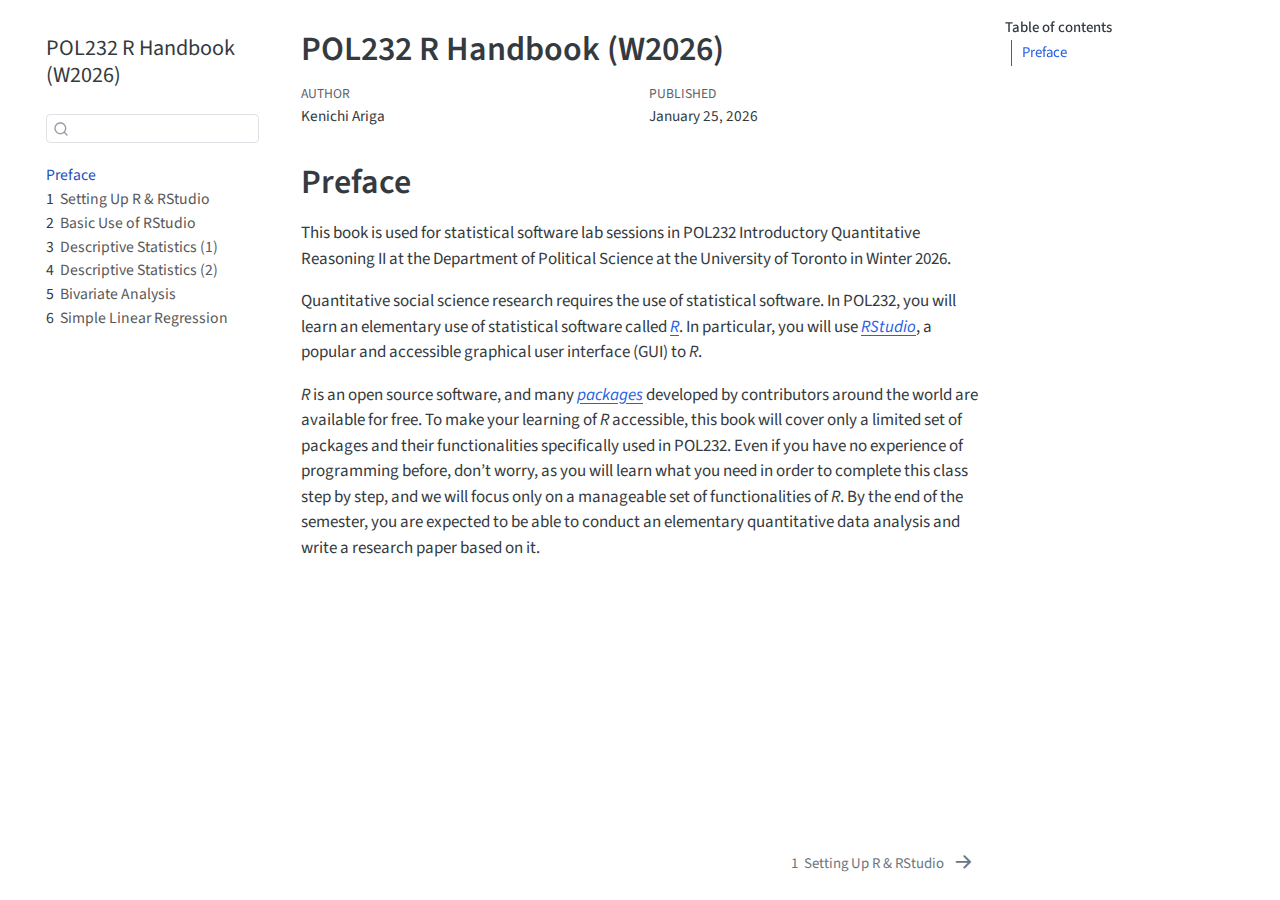
<file: docs/index.html>
<!DOCTYPE html>
<html xmlns="http://www.w3.org/1999/xhtml" lang="en" xml:lang="en"><head>

<meta charset="utf-8">
<meta name="generator" content="quarto-1.7.32">

<meta name="viewport" content="width=device-width, initial-scale=1.0, user-scalable=yes">

<meta name="author" content="Kenichi Ariga">
<meta name="dcterms.date" content="2026-01-25">

<title>POL232 R Handbook (W2026)</title>
<style>
code{white-space: pre-wrap;}
span.smallcaps{font-variant: small-caps;}
div.columns{display: flex; gap: min(4vw, 1.5em);}
div.column{flex: auto; overflow-x: auto;}
div.hanging-indent{margin-left: 1.5em; text-indent: -1.5em;}
ul.task-list{list-style: none;}
ul.task-list li input[type="checkbox"] {
  width: 0.8em;
  margin: 0 0.8em 0.2em -1em; /* quarto-specific, see https://github.com/quarto-dev/quarto-cli/issues/4556 */ 
  vertical-align: middle;
}
</style>


<script src="site_libs/quarto-nav/quarto-nav.js"></script>
<script src="site_libs/quarto-nav/headroom.min.js"></script>
<script src="site_libs/clipboard/clipboard.min.js"></script>
<script src="site_libs/quarto-search/autocomplete.umd.js"></script>
<script src="site_libs/quarto-search/fuse.min.js"></script>
<script src="site_libs/quarto-search/quarto-search.js"></script>
<meta name="quarto:offset" content="./">
<link href="./setup.html" rel="next">
<script src="site_libs/quarto-html/quarto.js" type="module"></script>
<script src="site_libs/quarto-html/tabsets/tabsets.js" type="module"></script>
<script src="site_libs/quarto-html/popper.min.js"></script>
<script src="site_libs/quarto-html/tippy.umd.min.js"></script>
<script src="site_libs/quarto-html/anchor.min.js"></script>
<link href="site_libs/quarto-html/tippy.css" rel="stylesheet">
<link href="site_libs/quarto-html/quarto-syntax-highlighting-37eea08aefeeee20ff55810ff984fec1.css" rel="stylesheet" id="quarto-text-highlighting-styles">
<script src="site_libs/bootstrap/bootstrap.min.js"></script>
<link href="site_libs/bootstrap/bootstrap-icons.css" rel="stylesheet">
<link href="site_libs/bootstrap/bootstrap-485d01fc63b59abcd3ee1bf1e8e2748d.min.css" rel="stylesheet" append-hash="true" id="quarto-bootstrap" data-mode="light">
<script id="quarto-search-options" type="application/json">{
  "location": "sidebar",
  "copy-button": false,
  "collapse-after": 3,
  "panel-placement": "start",
  "type": "textbox",
  "limit": 50,
  "keyboard-shortcut": [
    "f",
    "/",
    "s"
  ],
  "show-item-context": false,
  "language": {
    "search-no-results-text": "No results",
    "search-matching-documents-text": "matching documents",
    "search-copy-link-title": "Copy link to search",
    "search-hide-matches-text": "Hide additional matches",
    "search-more-match-text": "more match in this document",
    "search-more-matches-text": "more matches in this document",
    "search-clear-button-title": "Clear",
    "search-text-placeholder": "",
    "search-detached-cancel-button-title": "Cancel",
    "search-submit-button-title": "Submit",
    "search-label": "Search"
  }
}</script>


<link rel="stylesheet" href="styles.css">
</head>

<body class="nav-sidebar floating quarto-light">

<div id="quarto-search-results"></div>
  <header id="quarto-header" class="headroom fixed-top">
  <nav class="quarto-secondary-nav">
    <div class="container-fluid d-flex">
      <button type="button" class="quarto-btn-toggle btn" data-bs-toggle="collapse" role="button" data-bs-target=".quarto-sidebar-collapse-item" aria-controls="quarto-sidebar" aria-expanded="false" aria-label="Toggle sidebar navigation" onclick="if (window.quartoToggleHeadroom) { window.quartoToggleHeadroom(); }">
        <i class="bi bi-layout-text-sidebar-reverse"></i>
      </button>
        <nav class="quarto-page-breadcrumbs" aria-label="breadcrumb"><ol class="breadcrumb"><li class="breadcrumb-item"><a href="./index.html">Preface</a></li></ol></nav>
        <a class="flex-grow-1" role="navigation" data-bs-toggle="collapse" data-bs-target=".quarto-sidebar-collapse-item" aria-controls="quarto-sidebar" aria-expanded="false" aria-label="Toggle sidebar navigation" onclick="if (window.quartoToggleHeadroom) { window.quartoToggleHeadroom(); }">      
        </a>
      <button type="button" class="btn quarto-search-button" aria-label="Search" onclick="window.quartoOpenSearch();">
        <i class="bi bi-search"></i>
      </button>
    </div>
  </nav>
</header>
<!-- content -->
<div id="quarto-content" class="quarto-container page-columns page-rows-contents page-layout-article">
<!-- sidebar -->
  <nav id="quarto-sidebar" class="sidebar collapse collapse-horizontal quarto-sidebar-collapse-item sidebar-navigation floating overflow-auto">
    <div class="pt-lg-2 mt-2 text-left sidebar-header">
    <div class="sidebar-title mb-0 py-0">
      <a href="./">POL232 R Handbook (W2026)</a> 
    </div>
      </div>
        <div class="mt-2 flex-shrink-0 align-items-center">
        <div class="sidebar-search">
        <div id="quarto-search" class="" title="Search"></div>
        </div>
        </div>
    <div class="sidebar-menu-container"> 
    <ul class="list-unstyled mt-1">
        <li class="sidebar-item">
  <div class="sidebar-item-container"> 
  <a href="./index.html" class="sidebar-item-text sidebar-link active">
 <span class="menu-text">Preface</span></a>
  </div>
</li>
        <li class="sidebar-item">
  <div class="sidebar-item-container"> 
  <a href="./setup.html" class="sidebar-item-text sidebar-link">
 <span class="menu-text"><span class="chapter-number">1</span>&nbsp; <span class="chapter-title">Setting Up R &amp; RStudio</span></span></a>
  </div>
</li>
        <li class="sidebar-item">
  <div class="sidebar-item-container"> 
  <a href="./basic.html" class="sidebar-item-text sidebar-link">
 <span class="menu-text"><span class="chapter-number">2</span>&nbsp; <span class="chapter-title">Basic Use of RStudio</span></span></a>
  </div>
</li>
        <li class="sidebar-item">
  <div class="sidebar-item-container"> 
  <a href="./des1.html" class="sidebar-item-text sidebar-link">
 <span class="menu-text"><span class="chapter-number">3</span>&nbsp; <span class="chapter-title">Descriptive Statistics (1)</span></span></a>
  </div>
</li>
        <li class="sidebar-item">
  <div class="sidebar-item-container"> 
  <a href="./des2.html" class="sidebar-item-text sidebar-link">
 <span class="menu-text"><span class="chapter-number">4</span>&nbsp; <span class="chapter-title">Descriptive Statistics (2)</span></span></a>
  </div>
</li>
        <li class="sidebar-item">
  <div class="sidebar-item-container"> 
  <a href="./bivariate.html" class="sidebar-item-text sidebar-link">
 <span class="menu-text"><span class="chapter-number">5</span>&nbsp; <span class="chapter-title">Bivariate Analysis</span></span></a>
  </div>
</li>
        <li class="sidebar-item">
  <div class="sidebar-item-container"> 
  <a href="./simp_linreg.html" class="sidebar-item-text sidebar-link">
 <span class="menu-text"><span class="chapter-number">6</span>&nbsp; <span class="chapter-title">Simple Linear Regression</span></span></a>
  </div>
</li>
    </ul>
    </div>
</nav>
<div id="quarto-sidebar-glass" class="quarto-sidebar-collapse-item" data-bs-toggle="collapse" data-bs-target=".quarto-sidebar-collapse-item"></div>
<!-- margin-sidebar -->
    <div id="quarto-margin-sidebar" class="sidebar margin-sidebar">
        <nav id="TOC" role="doc-toc" class="toc-active">
    <h2 id="toc-title">Table of contents</h2>
   
  <ul>
  <li><a href="#preface" id="toc-preface" class="nav-link active" data-scroll-target="#preface">Preface</a></li>
  </ul>
</nav>
    </div>
<!-- main -->
<main class="content" id="quarto-document-content">

<header id="title-block-header" class="quarto-title-block default">
<div class="quarto-title">
<h1 class="title">POL232 R Handbook (W2026)</h1>
</div>



<div class="quarto-title-meta">

    <div>
    <div class="quarto-title-meta-heading">Author</div>
    <div class="quarto-title-meta-contents">
             <p>Kenichi Ariga </p>
          </div>
  </div>
    
    <div>
    <div class="quarto-title-meta-heading">Published</div>
    <div class="quarto-title-meta-contents">
      <p class="date">January 25, 2026</p>
    </div>
  </div>
  
    
  </div>
  


</header>


<section id="preface" class="level1 unnumbered">
<h1 class="unnumbered">Preface</h1>
<p>This book is used for statistical software lab sessions in POL232 Introductory Quantitative Reasoning II at the Department of Political Science at the University of Toronto in Winter 2026.</p>
<p>Quantitative social science research requires the use of statistical software. In POL232, you will learn an elementary use of statistical software called <a href="http://www.r-project.org"><em>R</em></a>. In particular, you will use <a href="https://posit.co/download/rstudio-desktop/"><em>RStudio</em></a>, a popular and accessible graphical user interface (GUI) to <em>R</em>.</p>
<p><em>R</em> is an open source software, and many <a href="https://cran.r-project.org/web/packages/"><em>packages</em></a> developed by contributors around the world are available for free. To make your learning of <em>R</em> accessible, this book will cover only a limited set of packages and their functionalities specifically used in POL232. Even if you have no experience of programming before, don’t worry, as you will learn what you need in order to complete this class step by step, and we will focus only on a manageable set of functionalities of <em>R</em>. By the end of the semester, you are expected to be able to conduct an elementary quantitative data analysis and write a research paper based on it.</p>


</section>

</main> <!-- /main -->
<script id="quarto-html-after-body" type="application/javascript">
  window.document.addEventListener("DOMContentLoaded", function (event) {
    const icon = "";
    const anchorJS = new window.AnchorJS();
    anchorJS.options = {
      placement: 'right',
      icon: icon
    };
    anchorJS.add('.anchored');
    const isCodeAnnotation = (el) => {
      for (const clz of el.classList) {
        if (clz.startsWith('code-annotation-')) {                     
          return true;
        }
      }
      return false;
    }
    const onCopySuccess = function(e) {
      // button target
      const button = e.trigger;
      // don't keep focus
      button.blur();
      // flash "checked"
      button.classList.add('code-copy-button-checked');
      var currentTitle = button.getAttribute("title");
      button.setAttribute("title", "Copied!");
      let tooltip;
      if (window.bootstrap) {
        button.setAttribute("data-bs-toggle", "tooltip");
        button.setAttribute("data-bs-placement", "left");
        button.setAttribute("data-bs-title", "Copied!");
        tooltip = new bootstrap.Tooltip(button, 
          { trigger: "manual", 
            customClass: "code-copy-button-tooltip",
            offset: [0, -8]});
        tooltip.show();    
      }
      setTimeout(function() {
        if (tooltip) {
          tooltip.hide();
          button.removeAttribute("data-bs-title");
          button.removeAttribute("data-bs-toggle");
          button.removeAttribute("data-bs-placement");
        }
        button.setAttribute("title", currentTitle);
        button.classList.remove('code-copy-button-checked');
      }, 1000);
      // clear code selection
      e.clearSelection();
    }
    const getTextToCopy = function(trigger) {
        const codeEl = trigger.previousElementSibling.cloneNode(true);
        for (const childEl of codeEl.children) {
          if (isCodeAnnotation(childEl)) {
            childEl.remove();
          }
        }
        return codeEl.innerText;
    }
    const clipboard = new window.ClipboardJS('.code-copy-button:not([data-in-quarto-modal])', {
      text: getTextToCopy
    });
    clipboard.on('success', onCopySuccess);
    if (window.document.getElementById('quarto-embedded-source-code-modal')) {
      const clipboardModal = new window.ClipboardJS('.code-copy-button[data-in-quarto-modal]', {
        text: getTextToCopy,
        container: window.document.getElementById('quarto-embedded-source-code-modal')
      });
      clipboardModal.on('success', onCopySuccess);
    }
      var localhostRegex = new RegExp(/^(?:http|https):\/\/localhost\:?[0-9]*\//);
      var mailtoRegex = new RegExp(/^mailto:/);
        var filterRegex = new RegExp('/' + window.location.host + '/');
      var isInternal = (href) => {
          return filterRegex.test(href) || localhostRegex.test(href) || mailtoRegex.test(href);
      }
      // Inspect non-navigation links and adorn them if external
     var links = window.document.querySelectorAll('a[href]:not(.nav-link):not(.navbar-brand):not(.toc-action):not(.sidebar-link):not(.sidebar-item-toggle):not(.pagination-link):not(.no-external):not([aria-hidden]):not(.dropdown-item):not(.quarto-navigation-tool):not(.about-link)');
      for (var i=0; i<links.length; i++) {
        const link = links[i];
        if (!isInternal(link.href)) {
          // undo the damage that might have been done by quarto-nav.js in the case of
          // links that we want to consider external
          if (link.dataset.originalHref !== undefined) {
            link.href = link.dataset.originalHref;
          }
        }
      }
    function tippyHover(el, contentFn, onTriggerFn, onUntriggerFn) {
      const config = {
        allowHTML: true,
        maxWidth: 500,
        delay: 100,
        arrow: false,
        appendTo: function(el) {
            return el.parentElement;
        },
        interactive: true,
        interactiveBorder: 10,
        theme: 'quarto',
        placement: 'bottom-start',
      };
      if (contentFn) {
        config.content = contentFn;
      }
      if (onTriggerFn) {
        config.onTrigger = onTriggerFn;
      }
      if (onUntriggerFn) {
        config.onUntrigger = onUntriggerFn;
      }
      window.tippy(el, config); 
    }
    const noterefs = window.document.querySelectorAll('a[role="doc-noteref"]');
    for (var i=0; i<noterefs.length; i++) {
      const ref = noterefs[i];
      tippyHover(ref, function() {
        // use id or data attribute instead here
        let href = ref.getAttribute('data-footnote-href') || ref.getAttribute('href');
        try { href = new URL(href).hash; } catch {}
        const id = href.replace(/^#\/?/, "");
        const note = window.document.getElementById(id);
        if (note) {
          return note.innerHTML;
        } else {
          return "";
        }
      });
    }
    const xrefs = window.document.querySelectorAll('a.quarto-xref');
    const processXRef = (id, note) => {
      // Strip column container classes
      const stripColumnClz = (el) => {
        el.classList.remove("page-full", "page-columns");
        if (el.children) {
          for (const child of el.children) {
            stripColumnClz(child);
          }
        }
      }
      stripColumnClz(note)
      if (id === null || id.startsWith('sec-')) {
        // Special case sections, only their first couple elements
        const container = document.createElement("div");
        if (note.children && note.children.length > 2) {
          container.appendChild(note.children[0].cloneNode(true));
          for (let i = 1; i < note.children.length; i++) {
            const child = note.children[i];
            if (child.tagName === "P" && child.innerText === "") {
              continue;
            } else {
              container.appendChild(child.cloneNode(true));
              break;
            }
          }
          if (window.Quarto?.typesetMath) {
            window.Quarto.typesetMath(container);
          }
          return container.innerHTML
        } else {
          if (window.Quarto?.typesetMath) {
            window.Quarto.typesetMath(note);
          }
          return note.innerHTML;
        }
      } else {
        // Remove any anchor links if they are present
        const anchorLink = note.querySelector('a.anchorjs-link');
        if (anchorLink) {
          anchorLink.remove();
        }
        if (window.Quarto?.typesetMath) {
          window.Quarto.typesetMath(note);
        }
        if (note.classList.contains("callout")) {
          return note.outerHTML;
        } else {
          return note.innerHTML;
        }
      }
    }
    for (var i=0; i<xrefs.length; i++) {
      const xref = xrefs[i];
      tippyHover(xref, undefined, function(instance) {
        instance.disable();
        let url = xref.getAttribute('href');
        let hash = undefined; 
        if (url.startsWith('#')) {
          hash = url;
        } else {
          try { hash = new URL(url).hash; } catch {}
        }
        if (hash) {
          const id = hash.replace(/^#\/?/, "");
          const note = window.document.getElementById(id);
          if (note !== null) {
            try {
              const html = processXRef(id, note.cloneNode(true));
              instance.setContent(html);
            } finally {
              instance.enable();
              instance.show();
            }
          } else {
            // See if we can fetch this
            fetch(url.split('#')[0])
            .then(res => res.text())
            .then(html => {
              const parser = new DOMParser();
              const htmlDoc = parser.parseFromString(html, "text/html");
              const note = htmlDoc.getElementById(id);
              if (note !== null) {
                const html = processXRef(id, note);
                instance.setContent(html);
              } 
            }).finally(() => {
              instance.enable();
              instance.show();
            });
          }
        } else {
          // See if we can fetch a full url (with no hash to target)
          // This is a special case and we should probably do some content thinning / targeting
          fetch(url)
          .then(res => res.text())
          .then(html => {
            const parser = new DOMParser();
            const htmlDoc = parser.parseFromString(html, "text/html");
            const note = htmlDoc.querySelector('main.content');
            if (note !== null) {
              // This should only happen for chapter cross references
              // (since there is no id in the URL)
              // remove the first header
              if (note.children.length > 0 && note.children[0].tagName === "HEADER") {
                note.children[0].remove();
              }
              const html = processXRef(null, note);
              instance.setContent(html);
            } 
          }).finally(() => {
            instance.enable();
            instance.show();
          });
        }
      }, function(instance) {
      });
    }
        let selectedAnnoteEl;
        const selectorForAnnotation = ( cell, annotation) => {
          let cellAttr = 'data-code-cell="' + cell + '"';
          let lineAttr = 'data-code-annotation="' +  annotation + '"';
          const selector = 'span[' + cellAttr + '][' + lineAttr + ']';
          return selector;
        }
        const selectCodeLines = (annoteEl) => {
          const doc = window.document;
          const targetCell = annoteEl.getAttribute("data-target-cell");
          const targetAnnotation = annoteEl.getAttribute("data-target-annotation");
          const annoteSpan = window.document.querySelector(selectorForAnnotation(targetCell, targetAnnotation));
          const lines = annoteSpan.getAttribute("data-code-lines").split(",");
          const lineIds = lines.map((line) => {
            return targetCell + "-" + line;
          })
          let top = null;
          let height = null;
          let parent = null;
          if (lineIds.length > 0) {
              //compute the position of the single el (top and bottom and make a div)
              const el = window.document.getElementById(lineIds[0]);
              top = el.offsetTop;
              height = el.offsetHeight;
              parent = el.parentElement.parentElement;
            if (lineIds.length > 1) {
              const lastEl = window.document.getElementById(lineIds[lineIds.length - 1]);
              const bottom = lastEl.offsetTop + lastEl.offsetHeight;
              height = bottom - top;
            }
            if (top !== null && height !== null && parent !== null) {
              // cook up a div (if necessary) and position it 
              let div = window.document.getElementById("code-annotation-line-highlight");
              if (div === null) {
                div = window.document.createElement("div");
                div.setAttribute("id", "code-annotation-line-highlight");
                div.style.position = 'absolute';
                parent.appendChild(div);
              }
              div.style.top = top - 2 + "px";
              div.style.height = height + 4 + "px";
              div.style.left = 0;
              let gutterDiv = window.document.getElementById("code-annotation-line-highlight-gutter");
              if (gutterDiv === null) {
                gutterDiv = window.document.createElement("div");
                gutterDiv.setAttribute("id", "code-annotation-line-highlight-gutter");
                gutterDiv.style.position = 'absolute';
                const codeCell = window.document.getElementById(targetCell);
                const gutter = codeCell.querySelector('.code-annotation-gutter');
                gutter.appendChild(gutterDiv);
              }
              gutterDiv.style.top = top - 2 + "px";
              gutterDiv.style.height = height + 4 + "px";
            }
            selectedAnnoteEl = annoteEl;
          }
        };
        const unselectCodeLines = () => {
          const elementsIds = ["code-annotation-line-highlight", "code-annotation-line-highlight-gutter"];
          elementsIds.forEach((elId) => {
            const div = window.document.getElementById(elId);
            if (div) {
              div.remove();
            }
          });
          selectedAnnoteEl = undefined;
        };
          // Handle positioning of the toggle
      window.addEventListener(
        "resize",
        throttle(() => {
          elRect = undefined;
          if (selectedAnnoteEl) {
            selectCodeLines(selectedAnnoteEl);
          }
        }, 10)
      );
      function throttle(fn, ms) {
      let throttle = false;
      let timer;
        return (...args) => {
          if(!throttle) { // first call gets through
              fn.apply(this, args);
              throttle = true;
          } else { // all the others get throttled
              if(timer) clearTimeout(timer); // cancel #2
              timer = setTimeout(() => {
                fn.apply(this, args);
                timer = throttle = false;
              }, ms);
          }
        };
      }
        // Attach click handler to the DT
        const annoteDls = window.document.querySelectorAll('dt[data-target-cell]');
        for (const annoteDlNode of annoteDls) {
          annoteDlNode.addEventListener('click', (event) => {
            const clickedEl = event.target;
            if (clickedEl !== selectedAnnoteEl) {
              unselectCodeLines();
              const activeEl = window.document.querySelector('dt[data-target-cell].code-annotation-active');
              if (activeEl) {
                activeEl.classList.remove('code-annotation-active');
              }
              selectCodeLines(clickedEl);
              clickedEl.classList.add('code-annotation-active');
            } else {
              // Unselect the line
              unselectCodeLines();
              clickedEl.classList.remove('code-annotation-active');
            }
          });
        }
    const findCites = (el) => {
      const parentEl = el.parentElement;
      if (parentEl) {
        const cites = parentEl.dataset.cites;
        if (cites) {
          return {
            el,
            cites: cites.split(' ')
          };
        } else {
          return findCites(el.parentElement)
        }
      } else {
        return undefined;
      }
    };
    var bibliorefs = window.document.querySelectorAll('a[role="doc-biblioref"]');
    for (var i=0; i<bibliorefs.length; i++) {
      const ref = bibliorefs[i];
      const citeInfo = findCites(ref);
      if (citeInfo) {
        tippyHover(citeInfo.el, function() {
          var popup = window.document.createElement('div');
          citeInfo.cites.forEach(function(cite) {
            var citeDiv = window.document.createElement('div');
            citeDiv.classList.add('hanging-indent');
            citeDiv.classList.add('csl-entry');
            var biblioDiv = window.document.getElementById('ref-' + cite);
            if (biblioDiv) {
              citeDiv.innerHTML = biblioDiv.innerHTML;
            }
            popup.appendChild(citeDiv);
          });
          return popup.innerHTML;
        });
      }
    }
  });
  </script>
<nav class="page-navigation">
  <div class="nav-page nav-page-previous">
  </div>
  <div class="nav-page nav-page-next">
      <a href="./setup.html" class="pagination-link" aria-label="Setting Up R &amp; RStudio">
        <span class="nav-page-text"><span class="chapter-number">1</span>&nbsp; <span class="chapter-title">Setting Up R &amp; RStudio</span></span> <i class="bi bi-arrow-right-short"></i>
      </a>
  </div>
</nav>
</div> <!-- /content -->




</body></html>
</file>
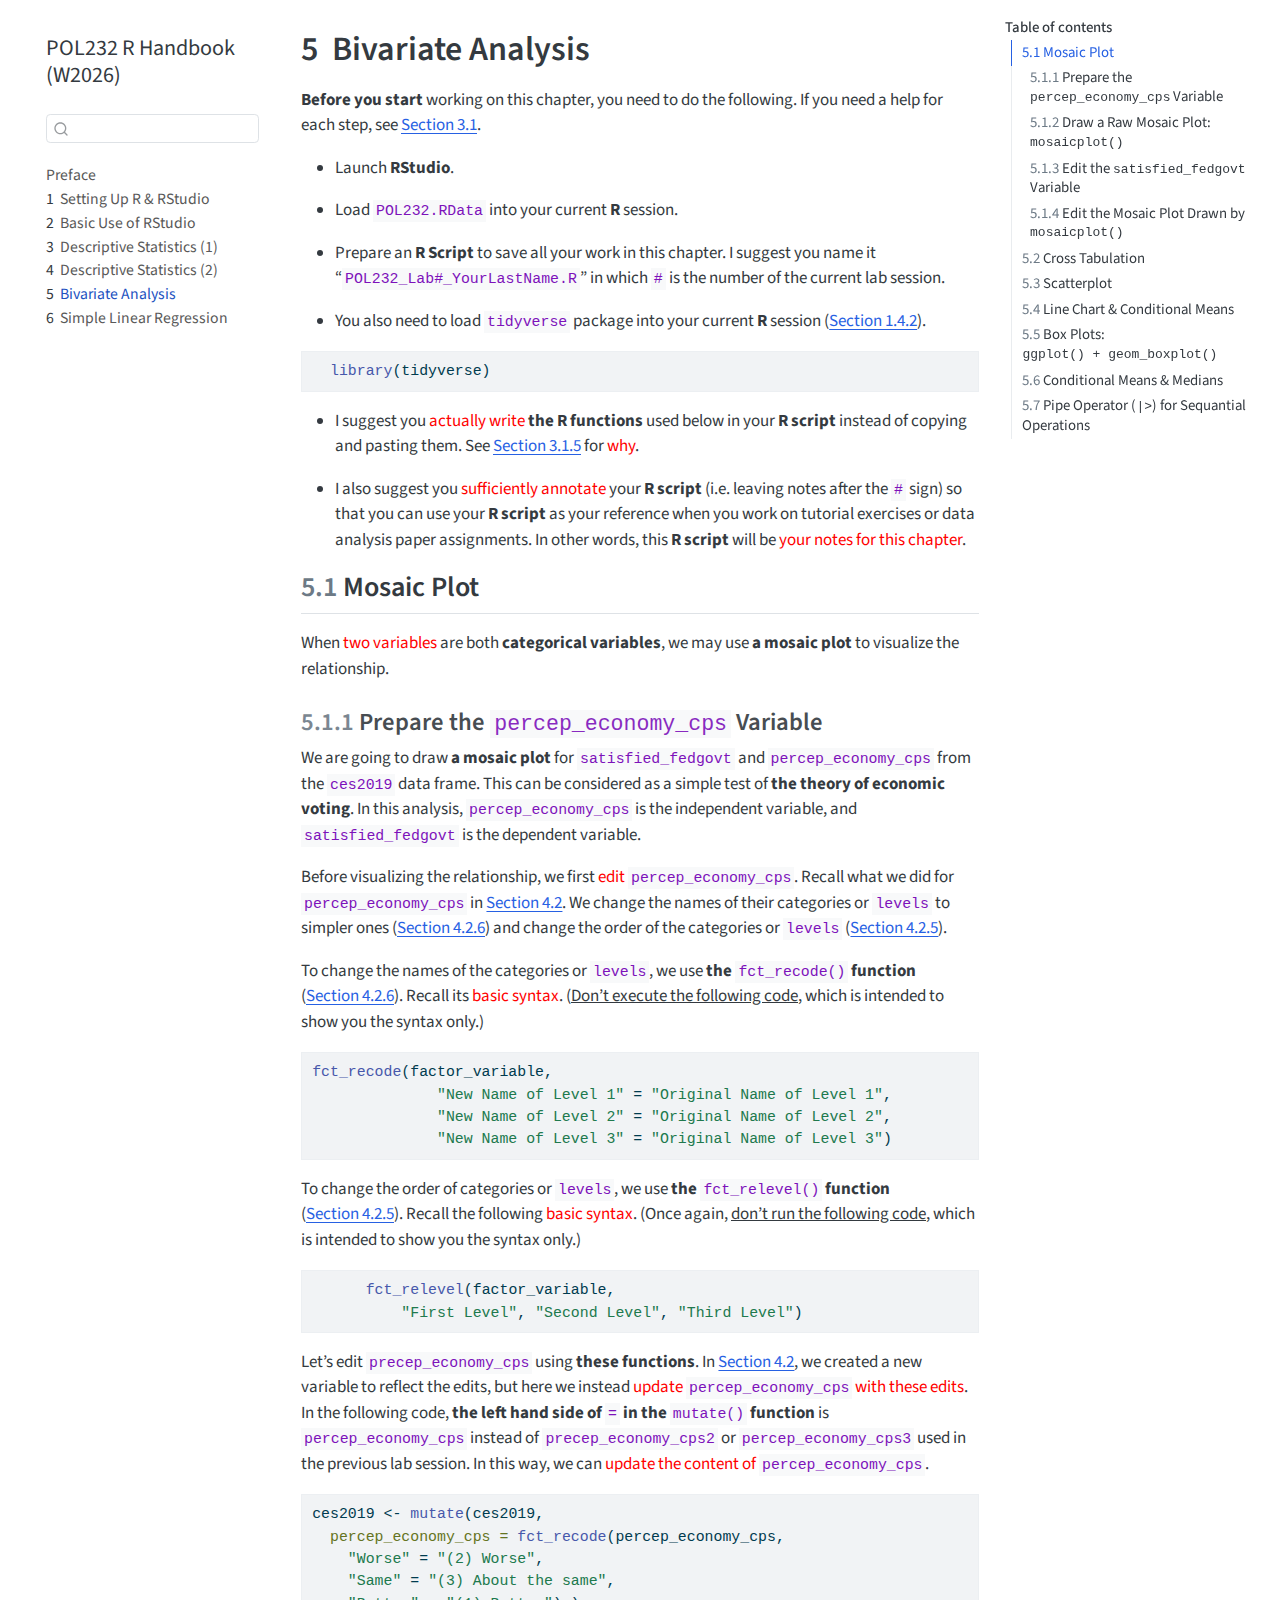
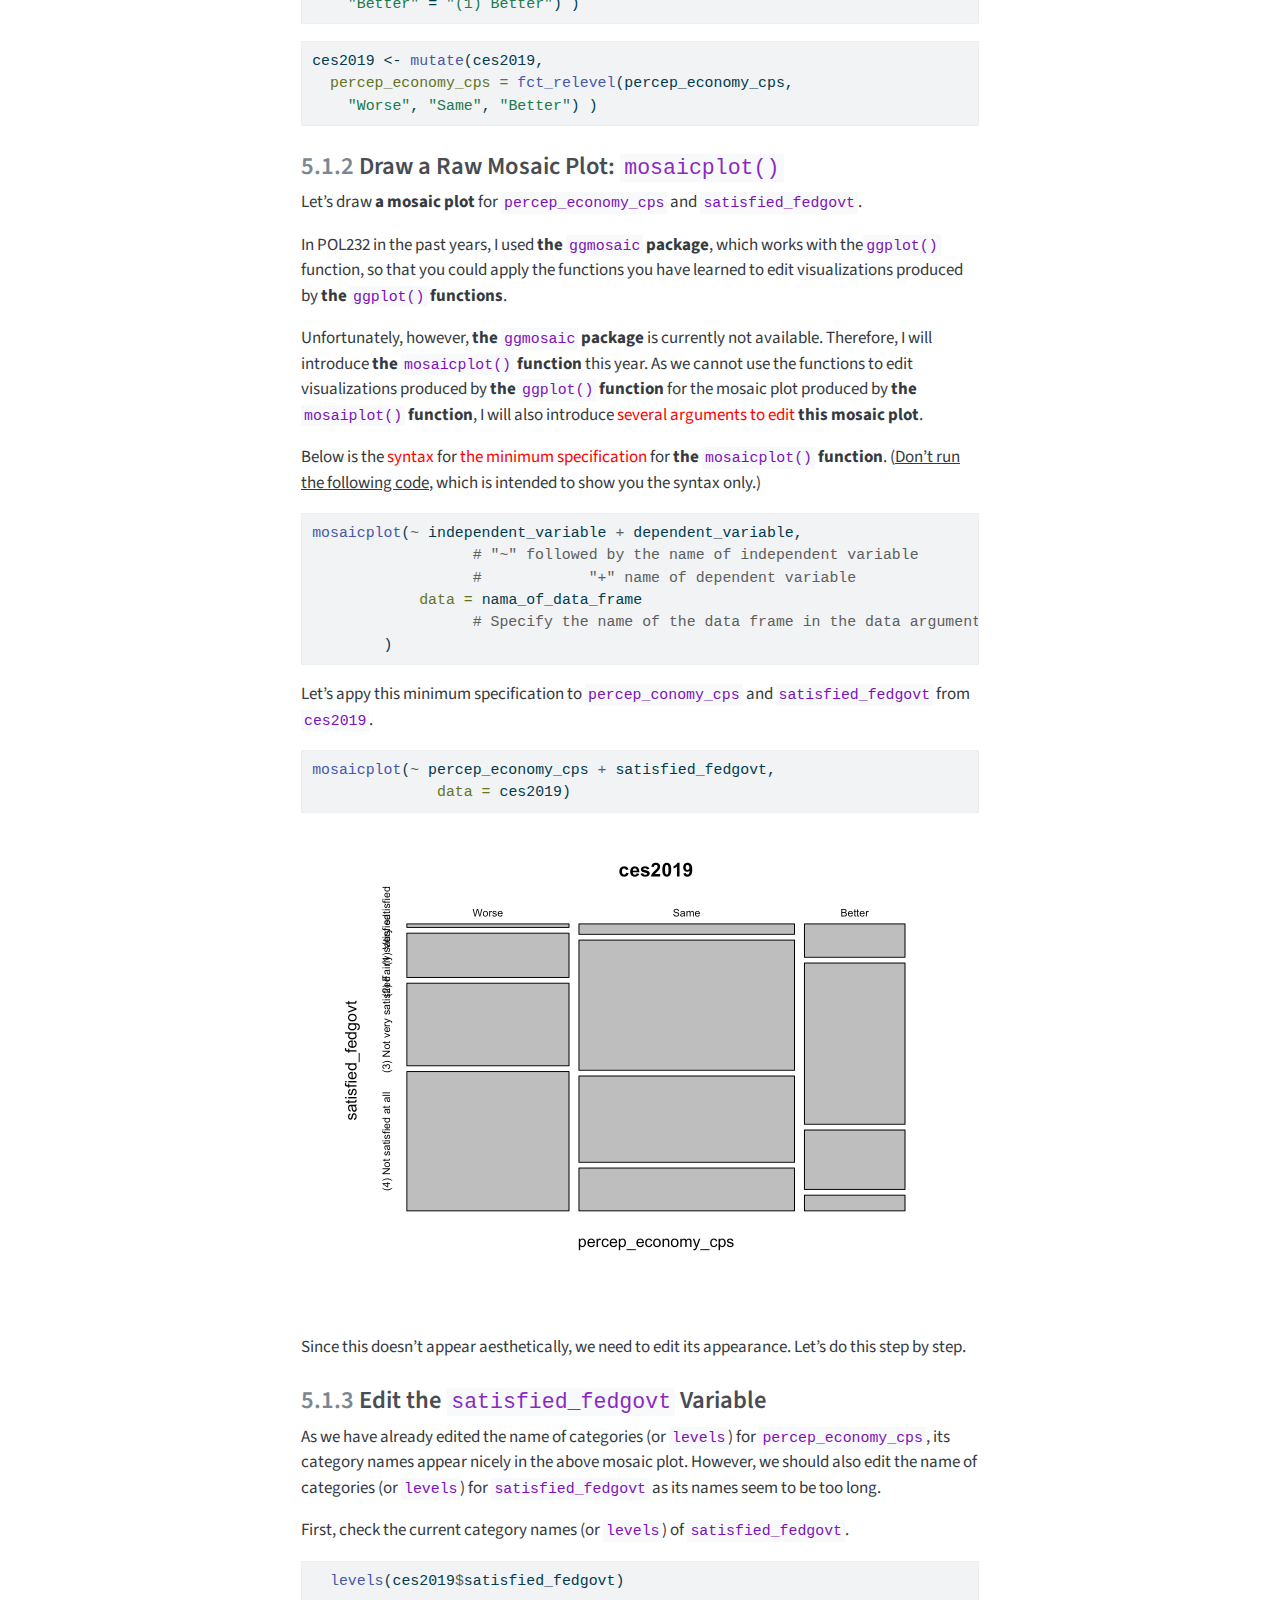
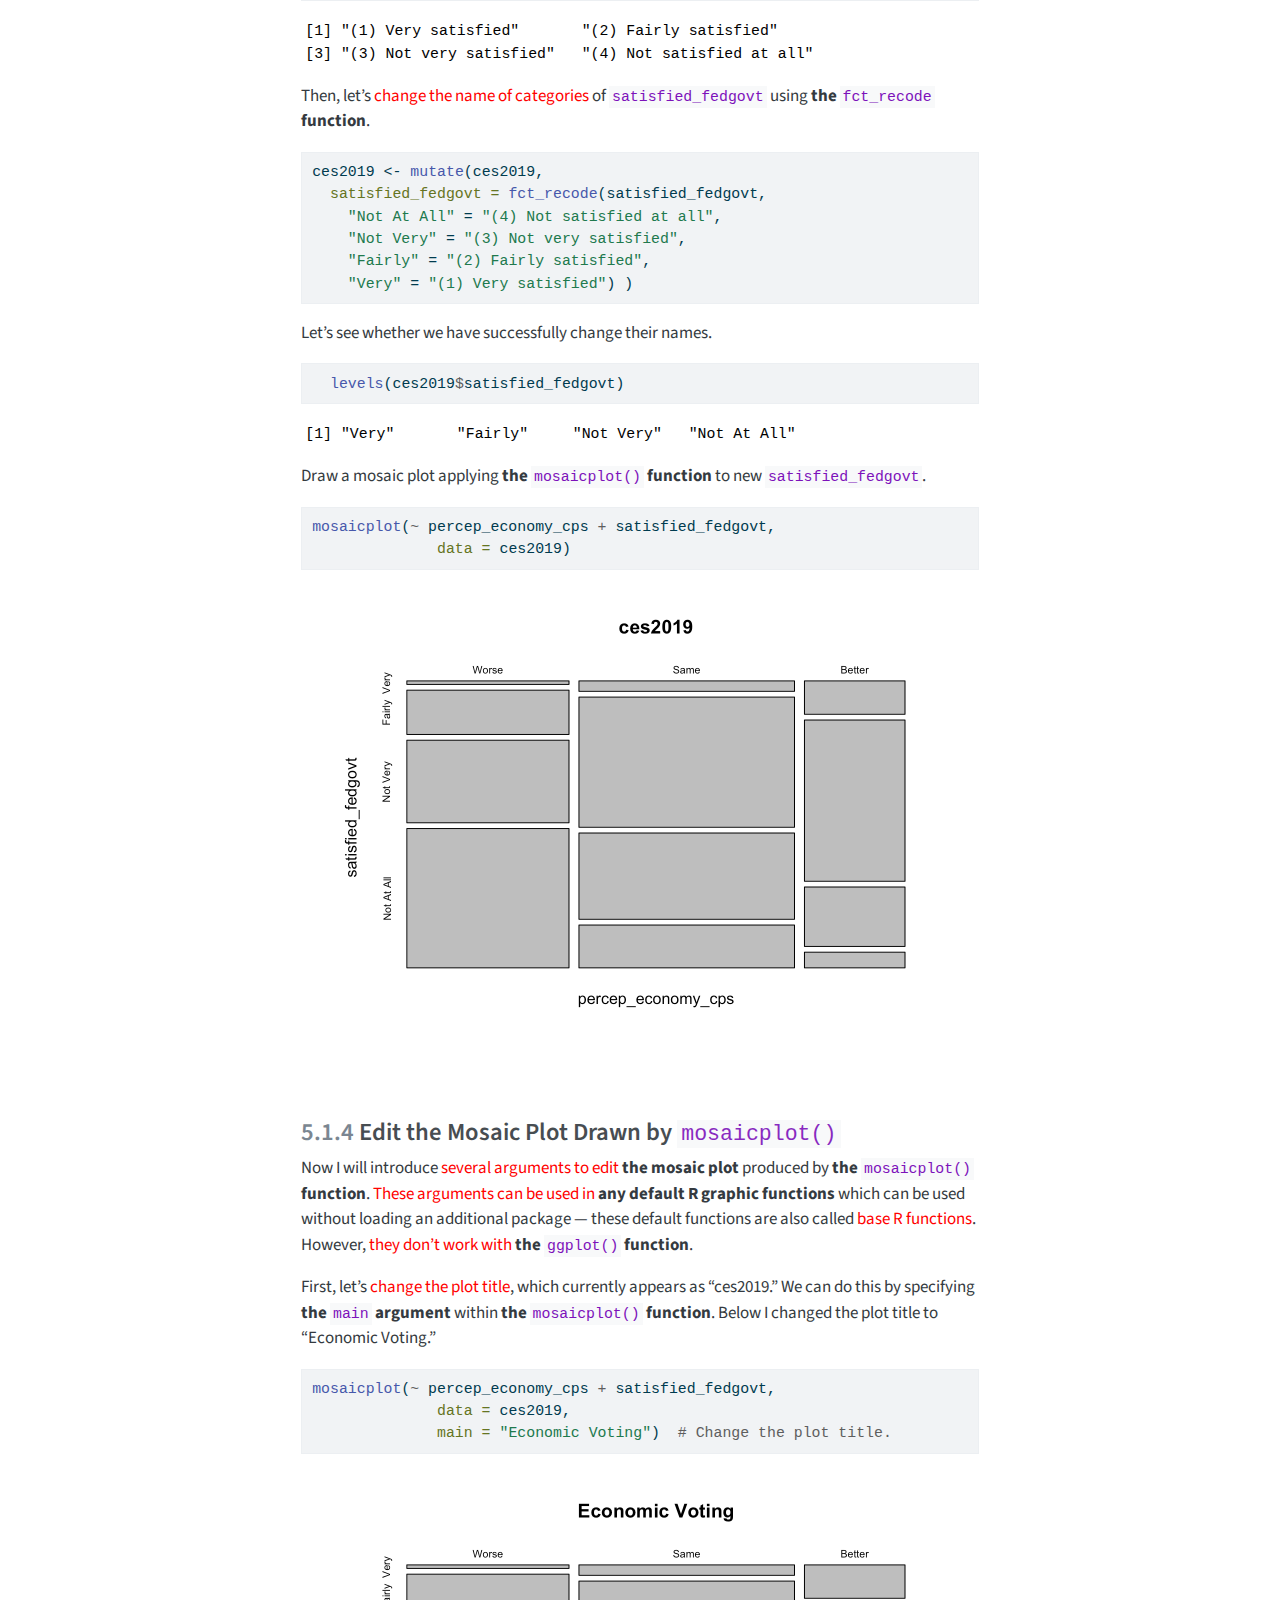
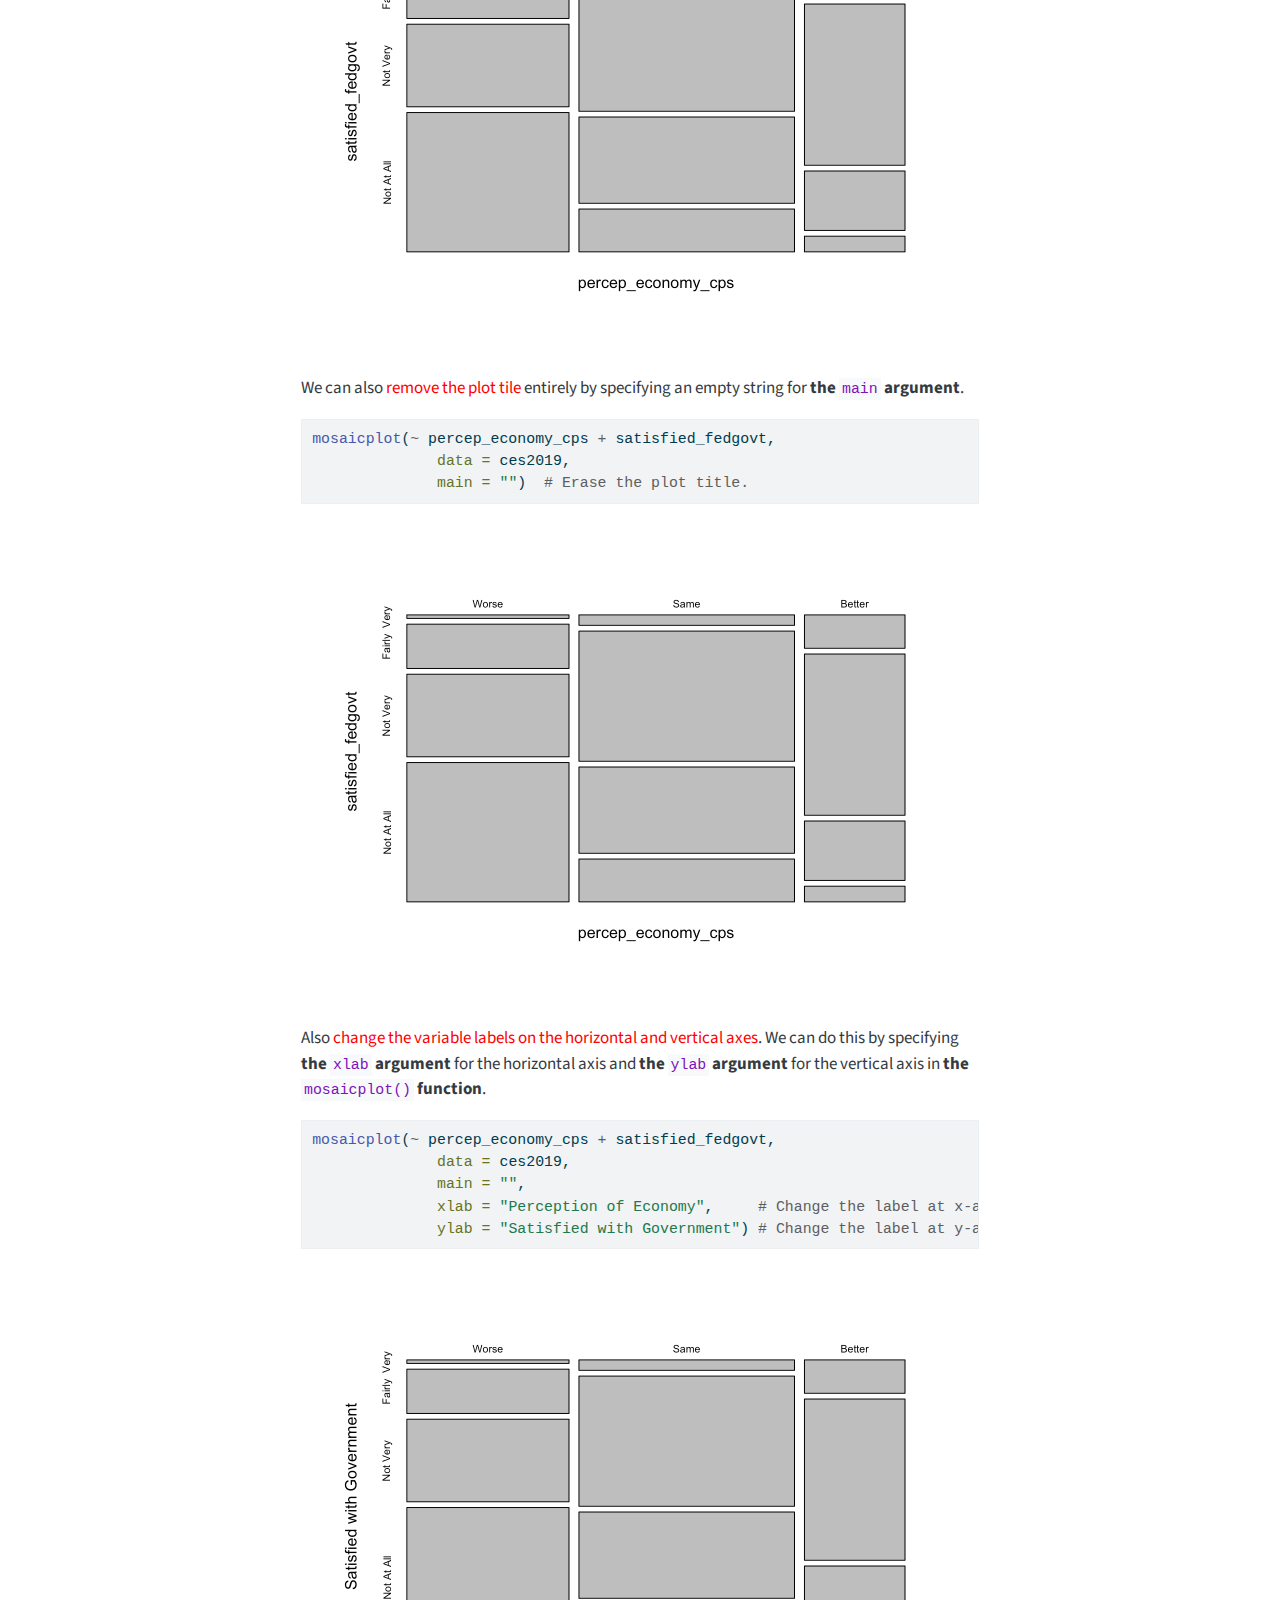
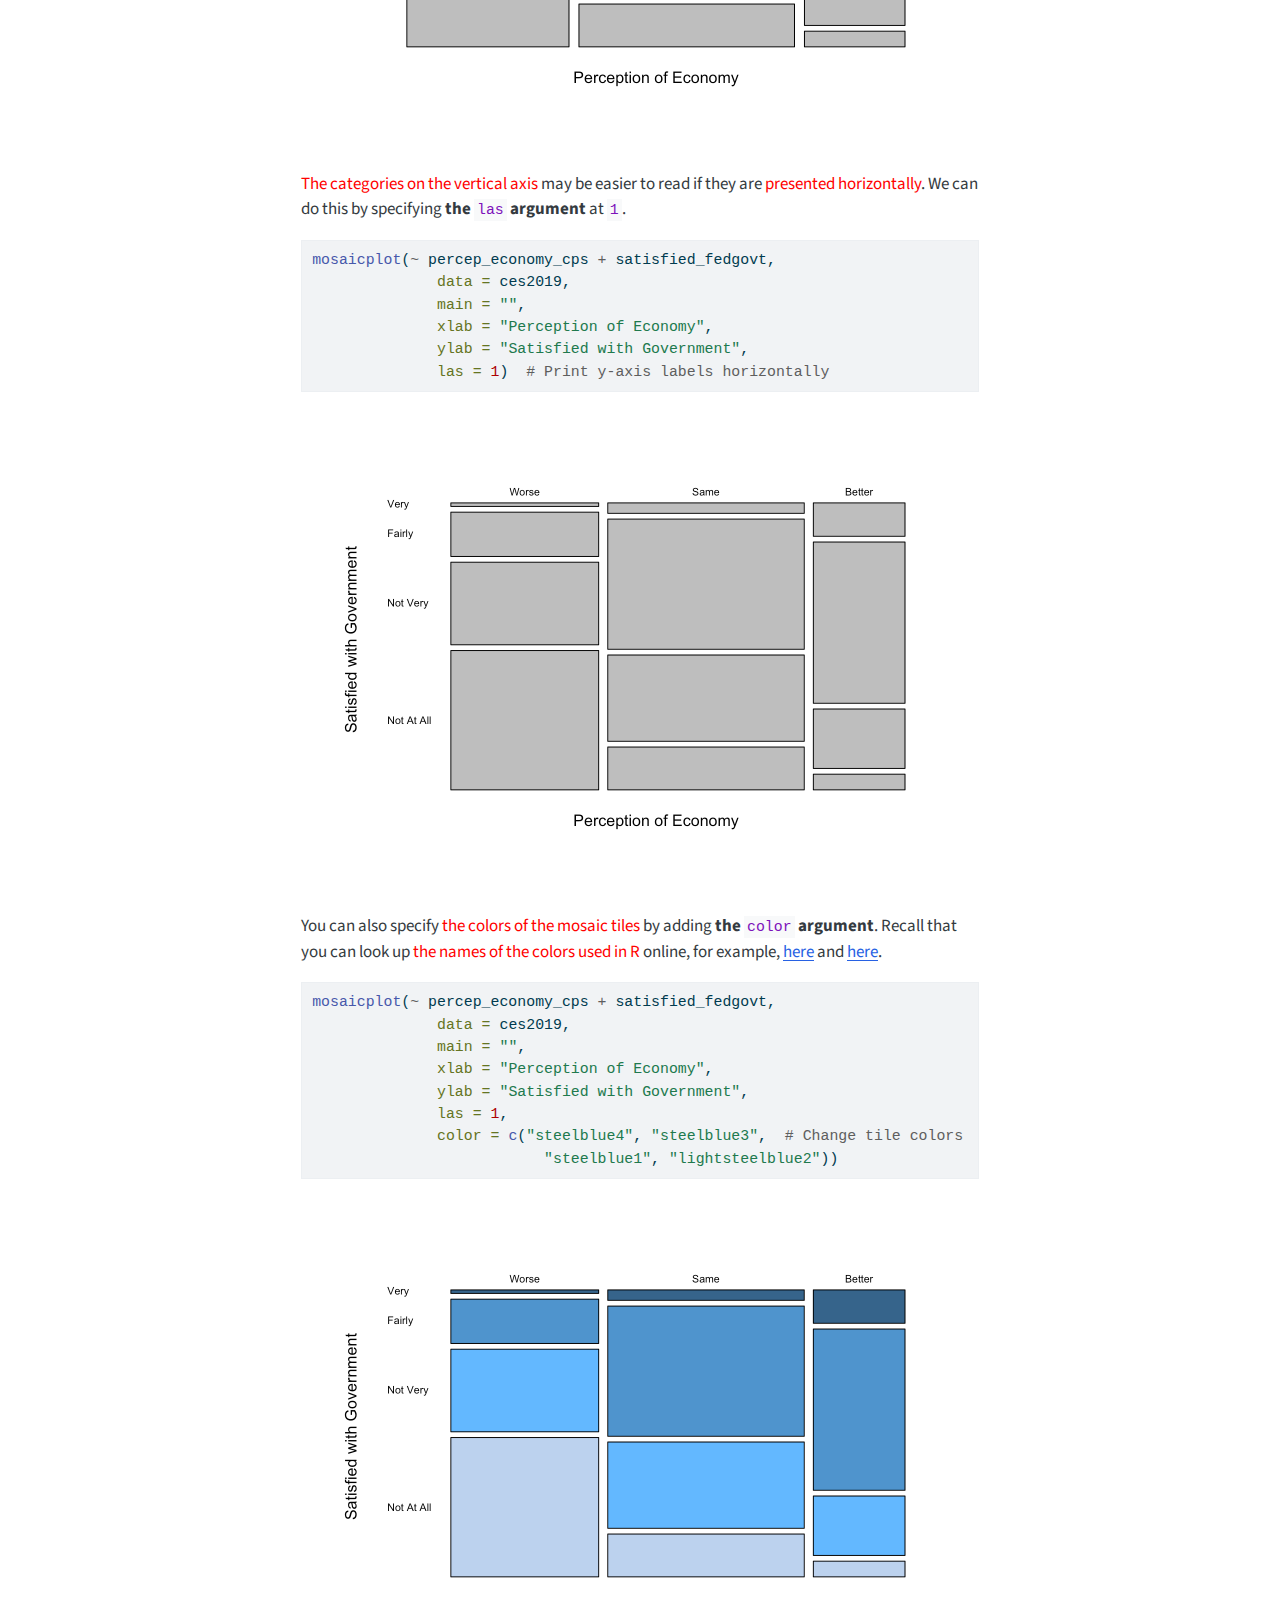
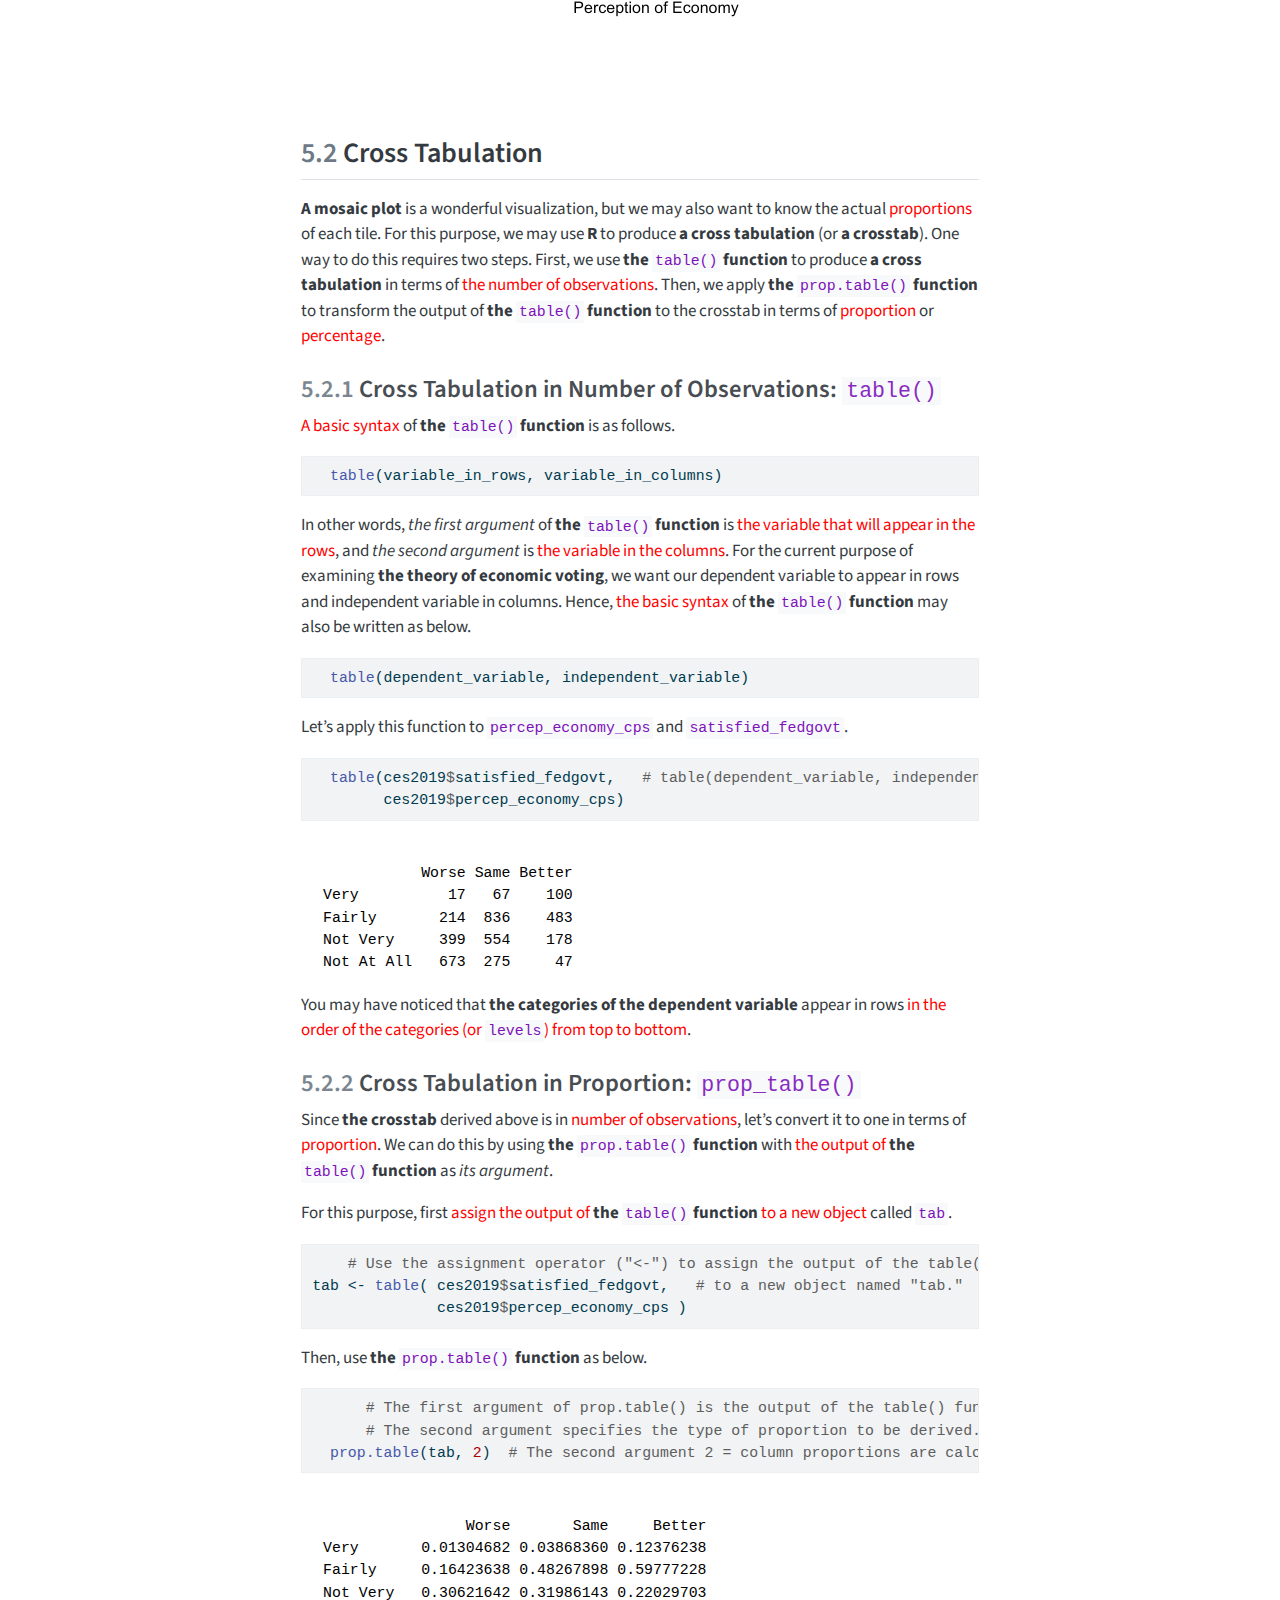
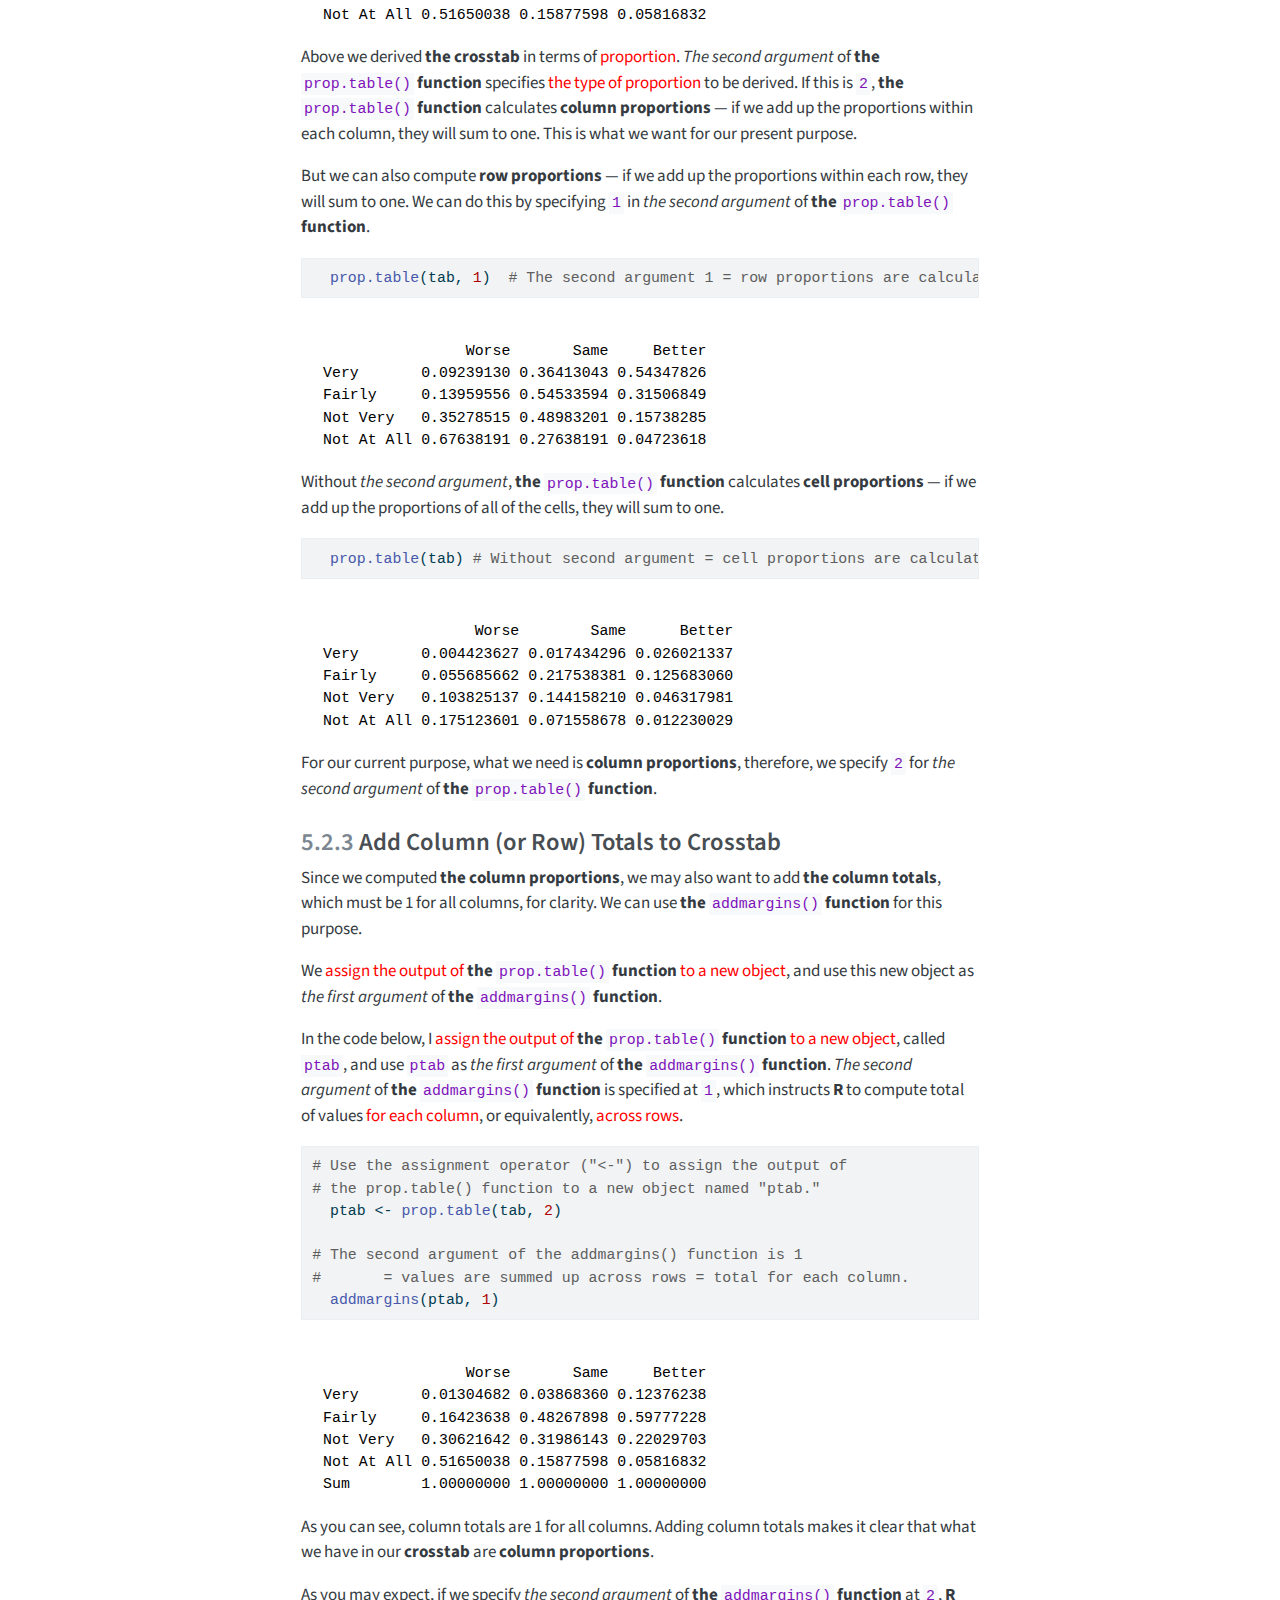
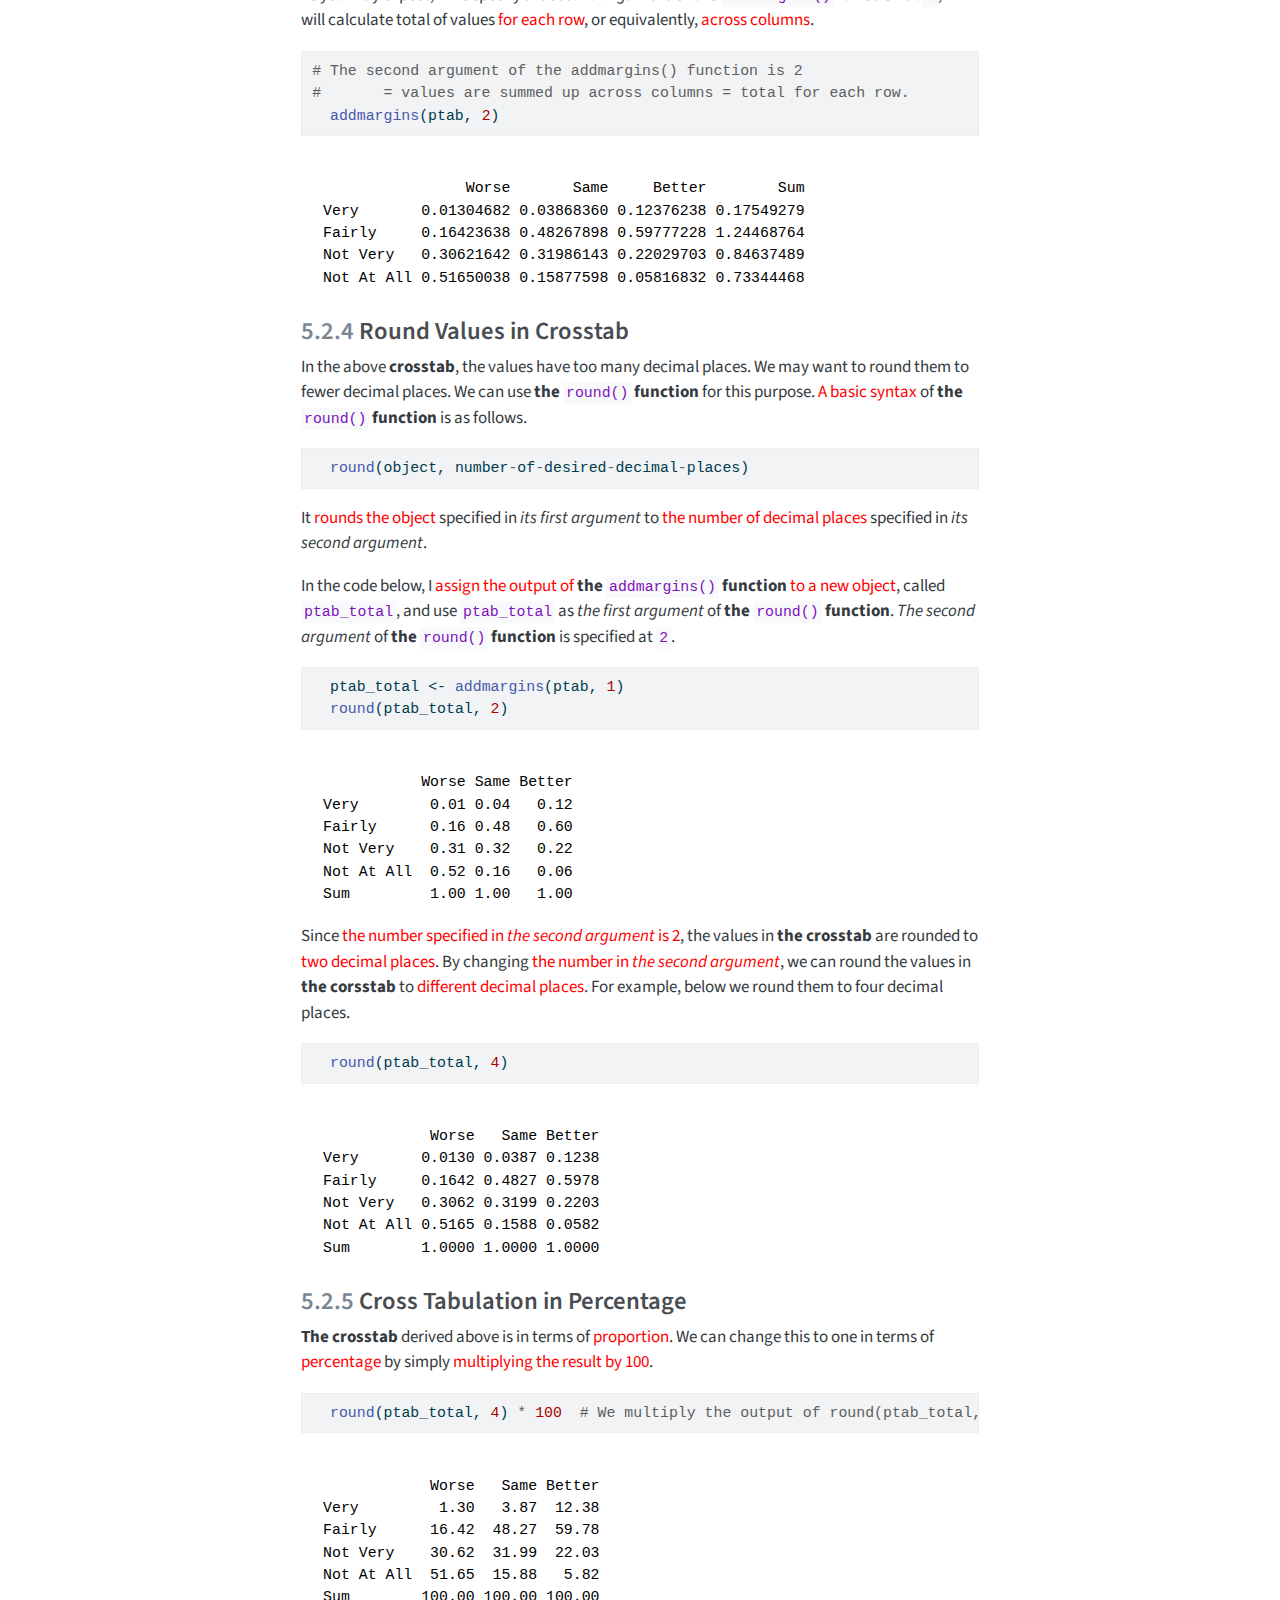
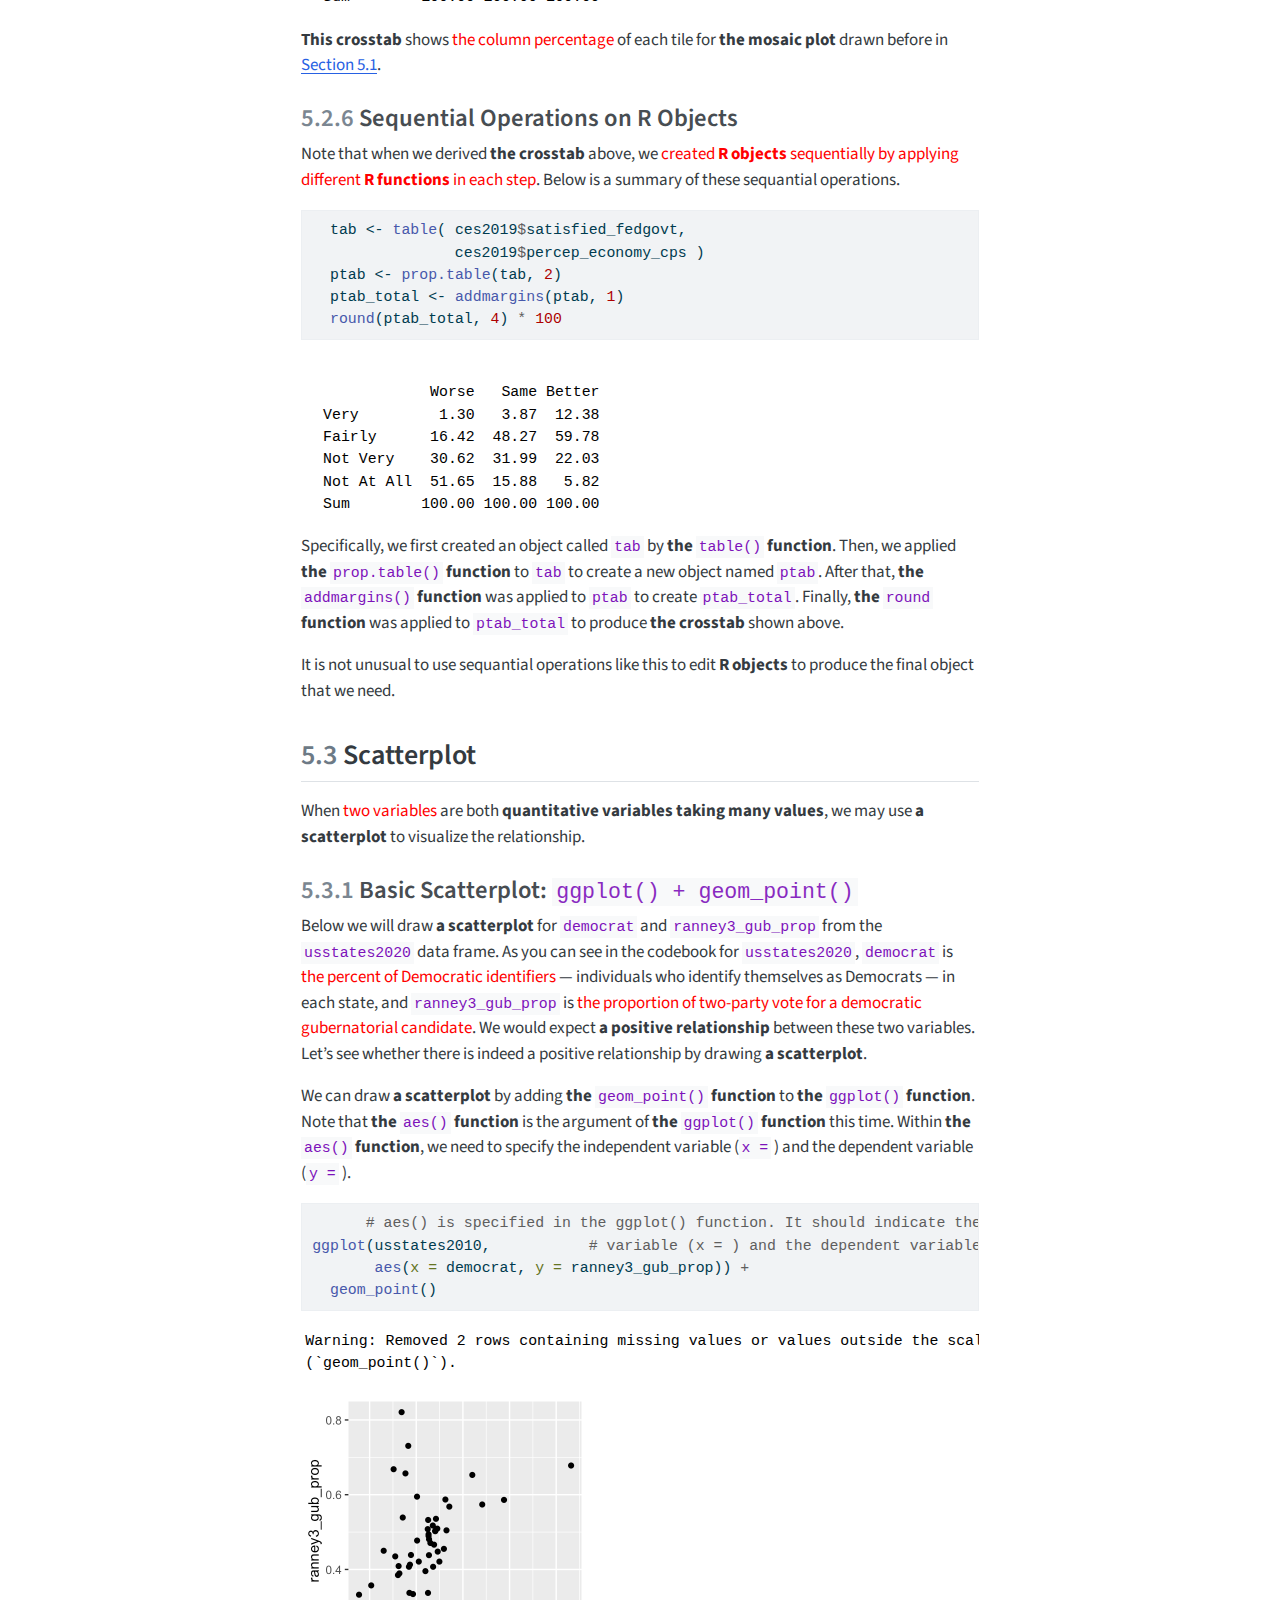
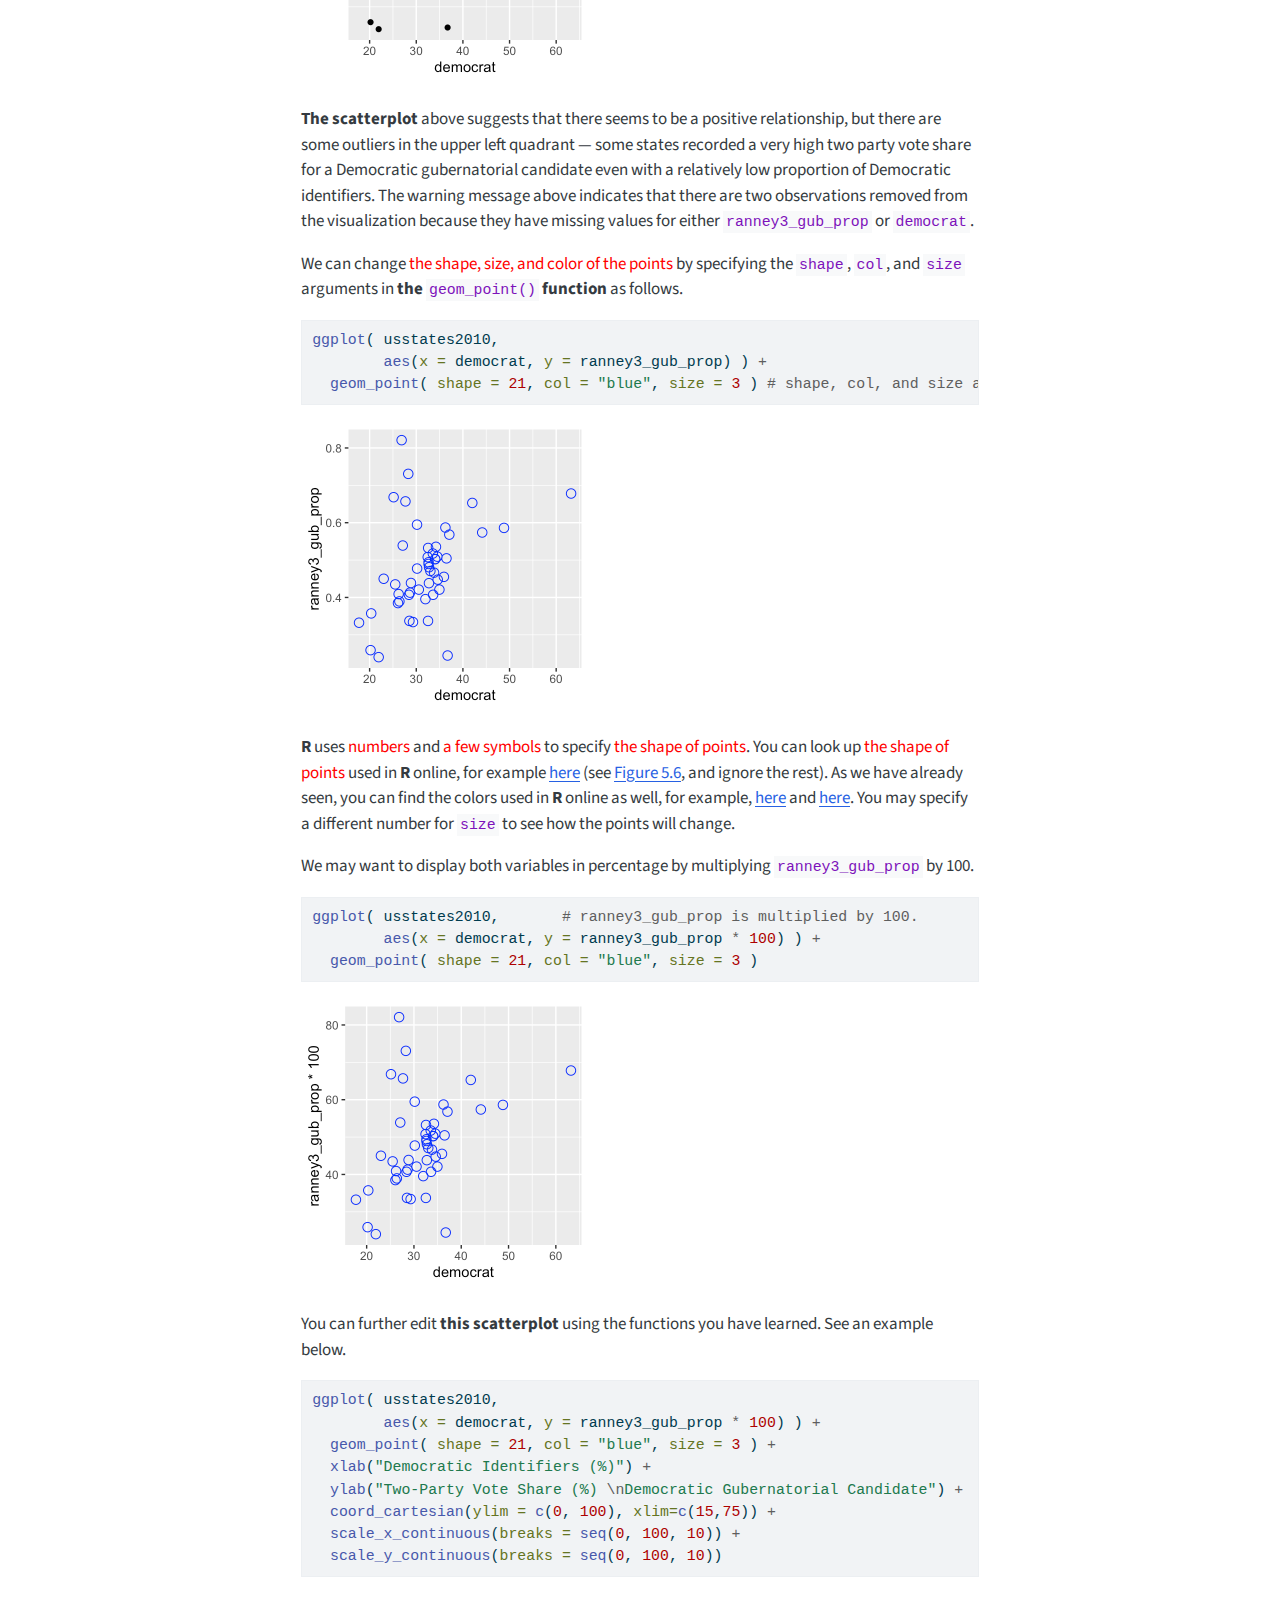
<file: docs/bivariate.html>
<!DOCTYPE html>
<html xmlns="http://www.w3.org/1999/xhtml" lang="en" xml:lang="en"><head>

<meta charset="utf-8">
<meta name="generator" content="quarto-1.7.32">

<meta name="viewport" content="width=device-width, initial-scale=1.0, user-scalable=yes">


<title>5&nbsp; Bivariate Analysis – POL232 R Handbook (W2026)</title>
<style>
code{white-space: pre-wrap;}
span.smallcaps{font-variant: small-caps;}
div.columns{display: flex; gap: min(4vw, 1.5em);}
div.column{flex: auto; overflow-x: auto;}
div.hanging-indent{margin-left: 1.5em; text-indent: -1.5em;}
ul.task-list{list-style: none;}
ul.task-list li input[type="checkbox"] {
  width: 0.8em;
  margin: 0 0.8em 0.2em -1em; /* quarto-specific, see https://github.com/quarto-dev/quarto-cli/issues/4556 */ 
  vertical-align: middle;
}
/* CSS for syntax highlighting */
html { -webkit-text-size-adjust: 100%; }
pre > code.sourceCode { white-space: pre; position: relative; }
pre > code.sourceCode > span { display: inline-block; line-height: 1.25; }
pre > code.sourceCode > span:empty { height: 1.2em; }
.sourceCode { overflow: visible; }
code.sourceCode > span { color: inherit; text-decoration: inherit; }
div.sourceCode { margin: 1em 0; }
pre.sourceCode { margin: 0; }
@media screen {
div.sourceCode { overflow: auto; }
}
@media print {
pre > code.sourceCode { white-space: pre-wrap; }
pre > code.sourceCode > span { text-indent: -5em; padding-left: 5em; }
}
pre.numberSource code
  { counter-reset: source-line 0; }
pre.numberSource code > span
  { position: relative; left: -4em; counter-increment: source-line; }
pre.numberSource code > span > a:first-child::before
  { content: counter(source-line);
    position: relative; left: -1em; text-align: right; vertical-align: baseline;
    border: none; display: inline-block;
    -webkit-touch-callout: none; -webkit-user-select: none;
    -khtml-user-select: none; -moz-user-select: none;
    -ms-user-select: none; user-select: none;
    padding: 0 4px; width: 4em;
  }
pre.numberSource { margin-left: 3em;  padding-left: 4px; }
div.sourceCode
  {   }
@media screen {
pre > code.sourceCode > span > a:first-child::before { text-decoration: underline; }
}
</style>


<script src="site_libs/quarto-nav/quarto-nav.js"></script>
<script src="site_libs/quarto-nav/headroom.min.js"></script>
<script src="site_libs/clipboard/clipboard.min.js"></script>
<script src="site_libs/quarto-search/autocomplete.umd.js"></script>
<script src="site_libs/quarto-search/fuse.min.js"></script>
<script src="site_libs/quarto-search/quarto-search.js"></script>
<meta name="quarto:offset" content="./">
<link href="./simp_linreg.html" rel="next">
<link href="./des2.html" rel="prev">
<script src="site_libs/quarto-html/quarto.js" type="module"></script>
<script src="site_libs/quarto-html/tabsets/tabsets.js" type="module"></script>
<script src="site_libs/quarto-html/popper.min.js"></script>
<script src="site_libs/quarto-html/tippy.umd.min.js"></script>
<script src="site_libs/quarto-html/anchor.min.js"></script>
<link href="site_libs/quarto-html/tippy.css" rel="stylesheet">
<link href="site_libs/quarto-html/quarto-syntax-highlighting-37eea08aefeeee20ff55810ff984fec1.css" rel="stylesheet" id="quarto-text-highlighting-styles">
<script src="site_libs/bootstrap/bootstrap.min.js"></script>
<link href="site_libs/bootstrap/bootstrap-icons.css" rel="stylesheet">
<link href="site_libs/bootstrap/bootstrap-485d01fc63b59abcd3ee1bf1e8e2748d.min.css" rel="stylesheet" append-hash="true" id="quarto-bootstrap" data-mode="light">
<script id="quarto-search-options" type="application/json">{
  "location": "sidebar",
  "copy-button": false,
  "collapse-after": 3,
  "panel-placement": "start",
  "type": "textbox",
  "limit": 50,
  "keyboard-shortcut": [
    "f",
    "/",
    "s"
  ],
  "show-item-context": false,
  "language": {
    "search-no-results-text": "No results",
    "search-matching-documents-text": "matching documents",
    "search-copy-link-title": "Copy link to search",
    "search-hide-matches-text": "Hide additional matches",
    "search-more-match-text": "more match in this document",
    "search-more-matches-text": "more matches in this document",
    "search-clear-button-title": "Clear",
    "search-text-placeholder": "",
    "search-detached-cancel-button-title": "Cancel",
    "search-submit-button-title": "Submit",
    "search-label": "Search"
  }
}</script>


<link rel="stylesheet" href="styles.css">
</head>

<body class="nav-sidebar floating quarto-light">

<div id="quarto-search-results"></div>
  <header id="quarto-header" class="headroom fixed-top">
  <nav class="quarto-secondary-nav">
    <div class="container-fluid d-flex">
      <button type="button" class="quarto-btn-toggle btn" data-bs-toggle="collapse" role="button" data-bs-target=".quarto-sidebar-collapse-item" aria-controls="quarto-sidebar" aria-expanded="false" aria-label="Toggle sidebar navigation" onclick="if (window.quartoToggleHeadroom) { window.quartoToggleHeadroom(); }">
        <i class="bi bi-layout-text-sidebar-reverse"></i>
      </button>
        <nav class="quarto-page-breadcrumbs" aria-label="breadcrumb"><ol class="breadcrumb"><li class="breadcrumb-item"><a href="./bivariate.html"><span class="chapter-number">5</span>&nbsp; <span class="chapter-title">Bivariate Analysis</span></a></li></ol></nav>
        <a class="flex-grow-1" role="navigation" data-bs-toggle="collapse" data-bs-target=".quarto-sidebar-collapse-item" aria-controls="quarto-sidebar" aria-expanded="false" aria-label="Toggle sidebar navigation" onclick="if (window.quartoToggleHeadroom) { window.quartoToggleHeadroom(); }">      
        </a>
      <button type="button" class="btn quarto-search-button" aria-label="Search" onclick="window.quartoOpenSearch();">
        <i class="bi bi-search"></i>
      </button>
    </div>
  </nav>
</header>
<!-- content -->
<div id="quarto-content" class="quarto-container page-columns page-rows-contents page-layout-article">
<!-- sidebar -->
  <nav id="quarto-sidebar" class="sidebar collapse collapse-horizontal quarto-sidebar-collapse-item sidebar-navigation floating overflow-auto">
    <div class="pt-lg-2 mt-2 text-left sidebar-header">
    <div class="sidebar-title mb-0 py-0">
      <a href="./">POL232 R Handbook (W2026)</a> 
    </div>
      </div>
        <div class="mt-2 flex-shrink-0 align-items-center">
        <div class="sidebar-search">
        <div id="quarto-search" class="" title="Search"></div>
        </div>
        </div>
    <div class="sidebar-menu-container"> 
    <ul class="list-unstyled mt-1">
        <li class="sidebar-item">
  <div class="sidebar-item-container"> 
  <a href="./index.html" class="sidebar-item-text sidebar-link">
 <span class="menu-text">Preface</span></a>
  </div>
</li>
        <li class="sidebar-item">
  <div class="sidebar-item-container"> 
  <a href="./setup.html" class="sidebar-item-text sidebar-link">
 <span class="menu-text"><span class="chapter-number">1</span>&nbsp; <span class="chapter-title">Setting Up R &amp; RStudio</span></span></a>
  </div>
</li>
        <li class="sidebar-item">
  <div class="sidebar-item-container"> 
  <a href="./basic.html" class="sidebar-item-text sidebar-link">
 <span class="menu-text"><span class="chapter-number">2</span>&nbsp; <span class="chapter-title">Basic Use of RStudio</span></span></a>
  </div>
</li>
        <li class="sidebar-item">
  <div class="sidebar-item-container"> 
  <a href="./des1.html" class="sidebar-item-text sidebar-link">
 <span class="menu-text"><span class="chapter-number">3</span>&nbsp; <span class="chapter-title">Descriptive Statistics (1)</span></span></a>
  </div>
</li>
        <li class="sidebar-item">
  <div class="sidebar-item-container"> 
  <a href="./des2.html" class="sidebar-item-text sidebar-link">
 <span class="menu-text"><span class="chapter-number">4</span>&nbsp; <span class="chapter-title">Descriptive Statistics (2)</span></span></a>
  </div>
</li>
        <li class="sidebar-item">
  <div class="sidebar-item-container"> 
  <a href="./bivariate.html" class="sidebar-item-text sidebar-link active">
 <span class="menu-text"><span class="chapter-number">5</span>&nbsp; <span class="chapter-title">Bivariate Analysis</span></span></a>
  </div>
</li>
        <li class="sidebar-item">
  <div class="sidebar-item-container"> 
  <a href="./simp_linreg.html" class="sidebar-item-text sidebar-link">
 <span class="menu-text"><span class="chapter-number">6</span>&nbsp; <span class="chapter-title">Simple Linear Regression</span></span></a>
  </div>
</li>
    </ul>
    </div>
</nav>
<div id="quarto-sidebar-glass" class="quarto-sidebar-collapse-item" data-bs-toggle="collapse" data-bs-target=".quarto-sidebar-collapse-item"></div>
<!-- margin-sidebar -->
    <div id="quarto-margin-sidebar" class="sidebar margin-sidebar">
        <nav id="TOC" role="doc-toc" class="toc-active">
    <h2 id="toc-title">Table of contents</h2>
   
  <ul>
  <li><a href="#sec-mosaic-plot" id="toc-sec-mosaic-plot" class="nav-link active" data-scroll-target="#sec-mosaic-plot"><span class="header-section-number">5.1</span> Mosaic Plot</a>
  <ul class="collapse">
  <li><a href="#prepare-the-percep_economy_cps-variable" id="toc-prepare-the-percep_economy_cps-variable" class="nav-link" data-scroll-target="#prepare-the-percep_economy_cps-variable"><span class="header-section-number">5.1.1</span> Prepare the <code>percep_economy_cps</code> Variable</a></li>
  <li><a href="#draw-a-raw-mosaic-plot-mosaicplot" id="toc-draw-a-raw-mosaic-plot-mosaicplot" class="nav-link" data-scroll-target="#draw-a-raw-mosaic-plot-mosaicplot"><span class="header-section-number">5.1.2</span> Draw a Raw Mosaic Plot: <code>mosaicplot()</code></a></li>
  <li><a href="#edit-the-satisfied_fedgovt-variable" id="toc-edit-the-satisfied_fedgovt-variable" class="nav-link" data-scroll-target="#edit-the-satisfied_fedgovt-variable"><span class="header-section-number">5.1.3</span> Edit the <code>satisfied_fedgovt</code> Variable</a></li>
  <li><a href="#edit-the-mosaic-plot-drawn-by-mosaicplot" id="toc-edit-the-mosaic-plot-drawn-by-mosaicplot" class="nav-link" data-scroll-target="#edit-the-mosaic-plot-drawn-by-mosaicplot"><span class="header-section-number">5.1.4</span> Edit the Mosaic Plot Drawn by <code>mosaicplot()</code></a></li>
  </ul></li>
  <li><a href="#cross-tabulation" id="toc-cross-tabulation" class="nav-link" data-scroll-target="#cross-tabulation"><span class="header-section-number">5.2</span> Cross Tabulation</a>
  <ul class="collapse">
  <li><a href="#cross-tabulation-in-number-of-observations-table" id="toc-cross-tabulation-in-number-of-observations-table" class="nav-link" data-scroll-target="#cross-tabulation-in-number-of-observations-table"><span class="header-section-number">5.2.1</span> Cross Tabulation in Number of Observations: <code>table()</code></a></li>
  <li><a href="#cross-tabulation-in-proportion-prop_table" id="toc-cross-tabulation-in-proportion-prop_table" class="nav-link" data-scroll-target="#cross-tabulation-in-proportion-prop_table"><span class="header-section-number">5.2.2</span> Cross Tabulation in Proportion: <code>prop_table()</code></a></li>
  <li><a href="#add-column-or-row-totals-to-crosstab" id="toc-add-column-or-row-totals-to-crosstab" class="nav-link" data-scroll-target="#add-column-or-row-totals-to-crosstab"><span class="header-section-number">5.2.3</span> Add Column (or Row) Totals to Crosstab</a></li>
  <li><a href="#round-values-in-crosstab" id="toc-round-values-in-crosstab" class="nav-link" data-scroll-target="#round-values-in-crosstab"><span class="header-section-number">5.2.4</span> Round Values in Crosstab</a></li>
  <li><a href="#cross-tabulation-in-percentage" id="toc-cross-tabulation-in-percentage" class="nav-link" data-scroll-target="#cross-tabulation-in-percentage"><span class="header-section-number">5.2.5</span> Cross Tabulation in Percentage</a></li>
  <li><a href="#sec-seq-op" id="toc-sec-seq-op" class="nav-link" data-scroll-target="#sec-seq-op"><span class="header-section-number">5.2.6</span> Sequential Operations on R Objects</a></li>
  </ul></li>
  <li><a href="#sec-scatter" id="toc-sec-scatter" class="nav-link" data-scroll-target="#sec-scatter"><span class="header-section-number">5.3</span> Scatterplot</a>
  <ul class="collapse">
  <li><a href="#basic-scatterplot-ggplot-geom_point" id="toc-basic-scatterplot-ggplot-geom_point" class="nav-link" data-scroll-target="#basic-scatterplot-ggplot-geom_point"><span class="header-section-number">5.3.1</span> Basic Scatterplot: <code>ggplot() + geom_point()</code></a></li>
  <li><a href="#scatterplot-by-name-of-observations-ggplot-geom_text" id="toc-scatterplot-by-name-of-observations-ggplot-geom_text" class="nav-link" data-scroll-target="#scatterplot-by-name-of-observations-ggplot-geom_text"><span class="header-section-number">5.3.2</span> Scatterplot by Name of Observations: <code>ggplot() + geom_text()</code></a></li>
  </ul></li>
  <li><a href="#line-chart-conditional-means" id="toc-line-chart-conditional-means" class="nav-link" data-scroll-target="#line-chart-conditional-means"><span class="header-section-number">5.4</span> Line Chart &amp; Conditional Means</a>
  <ul class="collapse">
  <li><a href="#jittered-scatterplot-ggplot-geom_jitter" id="toc-jittered-scatterplot-ggplot-geom_jitter" class="nav-link" data-scroll-target="#jittered-scatterplot-ggplot-geom_jitter"><span class="header-section-number">5.4.1</span> Jittered Scatterplot: <code>ggplot() + geom_jitter()</code></a></li>
  <li><a href="#conditional-means-ggplot-geom_point" id="toc-conditional-means-ggplot-geom_point" class="nav-link" data-scroll-target="#conditional-means-ggplot-geom_point"><span class="header-section-number">5.4.2</span> Conditional Means: <code>ggplot() + geom_point()</code></a></li>
  <li><a href="#line-chart-ggplot-geom_line" id="toc-line-chart-ggplot-geom_line" class="nav-link" data-scroll-target="#line-chart-ggplot-geom_line"><span class="header-section-number">5.4.3</span> Line chart: <code>ggplot() + geom_line()</code></a></li>
  </ul></li>
  <li><a href="#box-plots-ggplot-geom_boxplot" id="toc-box-plots-ggplot-geom_boxplot" class="nav-link" data-scroll-target="#box-plots-ggplot-geom_boxplot"><span class="header-section-number">5.5</span> Box Plots: <code>ggplot() + geom_boxplot()</code></a>
  <ul class="collapse">
  <li><a href="#box-plots" id="toc-box-plots" class="nav-link" data-scroll-target="#box-plots"><span class="header-section-number">5.5.1</span> Box Plots</a></li>
  <li><a href="#horizontal-box-plots" id="toc-horizontal-box-plots" class="nav-link" data-scroll-target="#horizontal-box-plots"><span class="header-section-number">5.5.2</span> Horizontal Box Plots</a></li>
  </ul></li>
  <li><a href="#conditional-means-medians" id="toc-conditional-means-medians" class="nav-link" data-scroll-target="#conditional-means-medians"><span class="header-section-number">5.6</span> Conditional Means &amp; Medians</a>
  <ul class="collapse">
  <li><a href="#conditional-means" id="toc-conditional-means" class="nav-link" data-scroll-target="#conditional-means"><span class="header-section-number">5.6.1</span> Conditional Means</a></li>
  <li><a href="#conditional-medians" id="toc-conditional-medians" class="nav-link" data-scroll-target="#conditional-medians"><span class="header-section-number">5.6.2</span> Conditional Medians</a></li>
  </ul></li>
  <li><a href="#pipe-operator-for-sequantial-operations" id="toc-pipe-operator-for-sequantial-operations" class="nav-link" data-scroll-target="#pipe-operator-for-sequantial-operations"><span class="header-section-number">5.7</span> Pipe Operator (<code>|&gt;</code>) for Sequantial Operations</a></li>
  </ul>
</nav>
    </div>
<!-- main -->
<main class="content" id="quarto-document-content">

<header id="title-block-header" class="quarto-title-block default">
<div class="quarto-title">
<h1 class="title"><span class="chapter-number">5</span>&nbsp; <span class="chapter-title">Bivariate Analysis</span></h1>
</div>



<div class="quarto-title-meta">

    
  
    
  </div>
  


</header>


<p><strong>Before you start</strong> working on this chapter, you need to do the following. If you need a help for each step, see <a href="des1.html#sec-preparation" class="quarto-xref"><span>Section 3.1</span></a>.</p>
<ul>
<li><p>Launch <strong>RStudio</strong>.</p></li>
<li><p>Load <code>POL232.RData</code> into your current <strong>R</strong> session.</p></li>
<li><p>Prepare an <strong>R Script</strong> to save all your work in this chapter. I suggest you name it “<code>POL232_Lab#_YourLastName.R</code>” in which <code>#</code> is the number of the current lab session.</p></li>
<li><p>You also need to load <code>tidyverse</code> package into your current <strong>R</strong> session (<a href="setup.html#sec-load-packages" class="quarto-xref"><span>Section 1.4.2</span></a>).</p></li>
</ul>
<div class="cell">
<div class="sourceCode cell-code" id="cb1"><pre class="sourceCode r code-with-copy"><code class="sourceCode r"><span id="cb1-1"><a href="#cb1-1" aria-hidden="true" tabindex="-1"></a>  <span class="fu">library</span>(tidyverse)</span></code><button title="Copy to Clipboard" class="code-copy-button"><i class="bi"></i></button></pre></div>
</div>
<ul>
<li><p>I suggest you <span class="red-text">actually write</span> <strong>the R functions</strong> used below in your <strong>R script</strong> instead of copying and pasting them. See <a href="des1.html#sec-actually-write-rscript" class="quarto-xref"><span>Section 3.1.5</span></a> for <span class="red-text">why</span>.</p></li>
<li><p>I also suggest you <span class="red-text">sufficiently annotate</span> your <strong>R script</strong> (i.e.&nbsp;leaving notes after the <code>#</code> sign) so that you can use your <strong>R script</strong> as your reference when you work on tutorial exercises or data analysis paper assignments. In other words, this <strong>R script</strong> will be <span class="red-text">your notes for this chapter</span>.</p></li>
</ul>
<section id="sec-mosaic-plot" class="level2" data-number="5.1">
<h2 data-number="5.1" class="anchored" data-anchor-id="sec-mosaic-plot"><span class="header-section-number">5.1</span> Mosaic Plot</h2>
<p>When <span class="red-text">two variables</span> are both <strong>categorical variables</strong>, we may use <strong>a mosaic plot</strong> to visualize the relationship.</p>
<section id="prepare-the-percep_economy_cps-variable" class="level3" data-number="5.1.1">
<h3 data-number="5.1.1" class="anchored" data-anchor-id="prepare-the-percep_economy_cps-variable"><span class="header-section-number">5.1.1</span> Prepare the <code>percep_economy_cps</code> Variable</h3>
<p>We are going to draw <strong>a mosaic plot</strong> for <code>satisfied_fedgovt</code> and <code>percep_economy_cps</code> from the <code>ces2019</code> data frame. This can be considered as a simple test of <strong>the theory of economic voting</strong>. In this analysis, <code>percep_economy_cps</code> is the independent variable, and <code>satisfied_fedgovt</code> is the dependent variable.</p>
<p>Before visualizing the relationship, we first <span class="red-text">edit <code>percep_economy_cps</code></span>. Recall what we did for <code>percep_economy_cps</code> in <a href="des2.html#sec-bar-chart-edit-vars" class="quarto-xref"><span>Section 4.2</span></a>. We change the names of their categories or <code>levels</code> to simpler ones (<a href="des2.html#sec-change-factor-levels-names" class="quarto-xref"><span>Section 4.2.6</span></a>) and change the order of the categories or <code>levels</code> (<a href="des2.html#sec-change-factor-levels-order" class="quarto-xref"><span>Section 4.2.5</span></a>).</p>
<p>To change the names of the categories or <code>levels</code>, we use <strong>the <code>fct_recode()</code> function</strong> (<a href="des2.html#sec-change-factor-levels-names" class="quarto-xref"><span>Section 4.2.6</span></a>). Recall its <span class="red-text">basic syntax</span>. (<u>Don’t execute the following code</u>, which is intended to show you the syntax only.)</p>
<div class="cell">
<div class="sourceCode cell-code" id="cb2"><pre class="sourceCode r code-with-copy"><code class="sourceCode r"><span id="cb2-1"><a href="#cb2-1" aria-hidden="true" tabindex="-1"></a><span class="fu">fct_recode</span>(factor_variable, </span>
<span id="cb2-2"><a href="#cb2-2" aria-hidden="true" tabindex="-1"></a>              <span class="st">"New Name of Level 1"</span> <span class="ot">=</span> <span class="st">"Original Name of Level 1"</span>, </span>
<span id="cb2-3"><a href="#cb2-3" aria-hidden="true" tabindex="-1"></a>              <span class="st">"New Name of Level 2"</span> <span class="ot">=</span> <span class="st">"Original Name of Level 2"</span>, </span>
<span id="cb2-4"><a href="#cb2-4" aria-hidden="true" tabindex="-1"></a>              <span class="st">"New Name of Level 3"</span> <span class="ot">=</span> <span class="st">"Original Name of Level 3"</span>) </span></code><button title="Copy to Clipboard" class="code-copy-button"><i class="bi"></i></button></pre></div>
</div>
<p>To change the order of categories or <code>levels</code>, we use <strong>the <code>fct_relevel()</code> function</strong> (<a href="des2.html#sec-change-factor-levels-order" class="quarto-xref"><span>Section 4.2.5</span></a>). Recall the following <span class="red-text">basic syntax</span>. (Once again, <u>don’t run the following code</u>, which is intended to show you the syntax only.)</p>
<div class="cell">
<div class="sourceCode cell-code" id="cb3"><pre class="sourceCode r code-with-copy"><code class="sourceCode r"><span id="cb3-1"><a href="#cb3-1" aria-hidden="true" tabindex="-1"></a>      <span class="fu">fct_relevel</span>(factor_variable, </span>
<span id="cb3-2"><a href="#cb3-2" aria-hidden="true" tabindex="-1"></a>          <span class="st">"First Level"</span>, <span class="st">"Second Level"</span>, <span class="st">"Third Level"</span>)</span></code><button title="Copy to Clipboard" class="code-copy-button"><i class="bi"></i></button></pre></div>
</div>
<p>Let’s edit <code>precep_economy_cps</code> using <strong>these functions</strong>. In <a href="des2.html#sec-bar-chart-edit-vars" class="quarto-xref"><span>Section 4.2</span></a>, we created a new variable to reflect the edits, but here we instead <span class="red-text">update</span> <code>percep_economy_cps</code> <span class="red-text">with these edits</span>. In the following code, <strong>the left hand side of <code>=</code> in the <code>mutate()</code> function</strong> is <code>percep_economy_cps</code> instead of <code>precep_economy_cps2</code> or <code>percep_economy_cps3</code> used in the previous lab session. In this way, we can <span class="red-text">update the content of</span> <code>percep_economy_cps</code>.</p>
<div class="cell">
<div class="sourceCode cell-code" id="cb4"><pre class="sourceCode r code-with-copy"><code class="sourceCode r"><span id="cb4-1"><a href="#cb4-1" aria-hidden="true" tabindex="-1"></a>ces2019 <span class="ot">&lt;-</span> <span class="fu">mutate</span>(ces2019,</span>
<span id="cb4-2"><a href="#cb4-2" aria-hidden="true" tabindex="-1"></a>  <span class="at">percep_economy_cps =</span> <span class="fu">fct_recode</span>(percep_economy_cps,</span>
<span id="cb4-3"><a href="#cb4-3" aria-hidden="true" tabindex="-1"></a>    <span class="st">"Worse"</span> <span class="ot">=</span> <span class="st">"(2) Worse"</span>,</span>
<span id="cb4-4"><a href="#cb4-4" aria-hidden="true" tabindex="-1"></a>    <span class="st">"Same"</span> <span class="ot">=</span> <span class="st">"(3) About the same"</span>,</span>
<span id="cb4-5"><a href="#cb4-5" aria-hidden="true" tabindex="-1"></a>    <span class="st">"Better"</span> <span class="ot">=</span> <span class="st">"(1) Better"</span>) )</span></code><button title="Copy to Clipboard" class="code-copy-button"><i class="bi"></i></button></pre></div>
</div>
<div class="cell">
<div class="sourceCode cell-code" id="cb5"><pre class="sourceCode r code-with-copy"><code class="sourceCode r"><span id="cb5-1"><a href="#cb5-1" aria-hidden="true" tabindex="-1"></a>ces2019 <span class="ot">&lt;-</span> <span class="fu">mutate</span>(ces2019,</span>
<span id="cb5-2"><a href="#cb5-2" aria-hidden="true" tabindex="-1"></a>  <span class="at">percep_economy_cps =</span> <span class="fu">fct_relevel</span>(percep_economy_cps,</span>
<span id="cb5-3"><a href="#cb5-3" aria-hidden="true" tabindex="-1"></a>    <span class="st">"Worse"</span>, <span class="st">"Same"</span>, <span class="st">"Better"</span>) )</span></code><button title="Copy to Clipboard" class="code-copy-button"><i class="bi"></i></button></pre></div>
</div>
</section>
<section id="draw-a-raw-mosaic-plot-mosaicplot" class="level3" data-number="5.1.2">
<h3 data-number="5.1.2" class="anchored" data-anchor-id="draw-a-raw-mosaic-plot-mosaicplot"><span class="header-section-number">5.1.2</span> Draw a Raw Mosaic Plot: <code>mosaicplot()</code></h3>
<p>Let’s draw <strong>a mosaic plot</strong> for <code>percep_economy_cps</code> and <code>satisfied_fedgovt</code>.</p>
<p>In POL232 in the past years, I used <strong>the <code>ggmosaic</code> package</strong>, which works with the<code>ggplot()</code> function, so that you could apply the functions you have learned to edit visualizations produced by <strong>the <code>ggplot()</code> functions</strong>.</p>
<p>Unfortunately, however, <strong>the <code>ggmosaic</code> package</strong> is currently not available. Therefore, I will introduce <strong>the <code>mosaicplot()</code> function</strong> this year. As we cannot use the functions to edit visualizations produced by <strong>the <code>ggplot()</code> function</strong> for the mosaic plot produced by <strong>the <code>mosaiplot()</code> function</strong>, I will also introduce <span class="red-text">several arguments to edit</span> <strong>this mosaic plot</strong>.</p>
<p>Below is the <span class="red-text">syntax</span> for <span class="red-text">the minimum specification</span> for <strong>the <code>mosaicplot()</code> function</strong>. (<u>Don’t run the following code</u>, which is intended to show you the syntax only.)</p>
<div class="cell">
<div class="sourceCode cell-code" id="cb6"><pre class="sourceCode r code-with-copy"><code class="sourceCode r"><span id="cb6-1"><a href="#cb6-1" aria-hidden="true" tabindex="-1"></a><span class="fu">mosaicplot</span>(<span class="sc">~</span> independent_variable <span class="sc">+</span> dependent_variable, </span>
<span id="cb6-2"><a href="#cb6-2" aria-hidden="true" tabindex="-1"></a>                  <span class="co"># "~" followed by the name of independent variable </span></span>
<span id="cb6-3"><a href="#cb6-3" aria-hidden="true" tabindex="-1"></a>                  <span class="co">#            "+" name of dependent variable</span></span>
<span id="cb6-4"><a href="#cb6-4" aria-hidden="true" tabindex="-1"></a>            <span class="at">data =</span> nama_of_data_frame </span>
<span id="cb6-5"><a href="#cb6-5" aria-hidden="true" tabindex="-1"></a>                  <span class="co"># Specify the name of the data frame in the data argument </span></span>
<span id="cb6-6"><a href="#cb6-6" aria-hidden="true" tabindex="-1"></a>        )</span></code><button title="Copy to Clipboard" class="code-copy-button"><i class="bi"></i></button></pre></div>
</div>
<!-- Below is [the minimum specification]{.red-text} for **the `mosaicplot()` function**. Read the comments in the code below for an explanation for [the basic syntax]{.red-text}. -->
<p>Let’s appy this minimum specification to <code>percep_conomy_cps</code> and <code>satisfied_fedgovt</code> from <code>ces2019</code>.</p>
<div class="cell">
<div class="sourceCode cell-code" id="cb7"><pre class="sourceCode r code-with-copy"><code class="sourceCode r"><span id="cb7-1"><a href="#cb7-1" aria-hidden="true" tabindex="-1"></a><span class="fu">mosaicplot</span>(<span class="sc">~</span> percep_economy_cps <span class="sc">+</span> satisfied_fedgovt,</span>
<span id="cb7-2"><a href="#cb7-2" aria-hidden="true" tabindex="-1"></a>              <span class="at">data =</span> ces2019)</span></code><button title="Copy to Clipboard" class="code-copy-button"><i class="bi"></i></button></pre></div>
<div class="cell-output-display">
<div>
<figure class="figure">
<p><img src="bivariate_files/figure-html/unnamed-chunk-8-1.png" class="img-fluid figure-img" width="672"></p>
</figure>
</div>
</div>
</div>
<p>Since this doesn’t appear aesthetically, we need to edit its appearance. Let’s do this step by step.</p>
</section>
<section id="edit-the-satisfied_fedgovt-variable" class="level3" data-number="5.1.3">
<h3 data-number="5.1.3" class="anchored" data-anchor-id="edit-the-satisfied_fedgovt-variable"><span class="header-section-number">5.1.3</span> Edit the <code>satisfied_fedgovt</code> Variable</h3>
<p>As we have already edited the name of categories (or <code>levels</code>) for <code>percep_economy_cps</code>, its category names appear nicely in the above mosaic plot. However, we should also edit the name of categories (or <code>levels</code>) for <code>satisfied_fedgovt</code> as its names seem to be too long.</p>
<p>First, check the current category names (or <code>levels</code>) of <code>satisfied_fedgovt</code>.</p>
<div class="cell">
<div class="sourceCode cell-code" id="cb8"><pre class="sourceCode r code-with-copy"><code class="sourceCode r"><span id="cb8-1"><a href="#cb8-1" aria-hidden="true" tabindex="-1"></a>  <span class="fu">levels</span>(ces2019<span class="sc">$</span>satisfied_fedgovt)</span></code><button title="Copy to Clipboard" class="code-copy-button"><i class="bi"></i></button></pre></div>
<div class="cell-output cell-output-stdout">
<pre><code>[1] "(1) Very satisfied"       "(2) Fairly satisfied"    
[3] "(3) Not very satisfied"   "(4) Not satisfied at all"</code></pre>
</div>
</div>
<p>Then, let’s <span class="red-text">change the name of categories</span> of <code>satisfied_fedgovt</code> using <strong>the <code>fct_recode</code> function</strong>.</p>
<div class="cell">
<div class="sourceCode cell-code" id="cb10"><pre class="sourceCode r code-with-copy"><code class="sourceCode r"><span id="cb10-1"><a href="#cb10-1" aria-hidden="true" tabindex="-1"></a>ces2019 <span class="ot">&lt;-</span> <span class="fu">mutate</span>(ces2019,</span>
<span id="cb10-2"><a href="#cb10-2" aria-hidden="true" tabindex="-1"></a>  <span class="at">satisfied_fedgovt =</span> <span class="fu">fct_recode</span>(satisfied_fedgovt,</span>
<span id="cb10-3"><a href="#cb10-3" aria-hidden="true" tabindex="-1"></a>    <span class="st">"Not At All"</span> <span class="ot">=</span> <span class="st">"(4) Not satisfied at all"</span>,</span>
<span id="cb10-4"><a href="#cb10-4" aria-hidden="true" tabindex="-1"></a>    <span class="st">"Not Very"</span> <span class="ot">=</span> <span class="st">"(3) Not very satisfied"</span>,</span>
<span id="cb10-5"><a href="#cb10-5" aria-hidden="true" tabindex="-1"></a>    <span class="st">"Fairly"</span> <span class="ot">=</span> <span class="st">"(2) Fairly satisfied"</span>,</span>
<span id="cb10-6"><a href="#cb10-6" aria-hidden="true" tabindex="-1"></a>    <span class="st">"Very"</span> <span class="ot">=</span> <span class="st">"(1) Very satisfied"</span>) )</span></code><button title="Copy to Clipboard" class="code-copy-button"><i class="bi"></i></button></pre></div>
</div>
<p>Let’s see whether we have successfully change their names.</p>
<div class="cell">
<div class="sourceCode cell-code" id="cb11"><pre class="sourceCode r code-with-copy"><code class="sourceCode r"><span id="cb11-1"><a href="#cb11-1" aria-hidden="true" tabindex="-1"></a>  <span class="fu">levels</span>(ces2019<span class="sc">$</span>satisfied_fedgovt)</span></code><button title="Copy to Clipboard" class="code-copy-button"><i class="bi"></i></button></pre></div>
<div class="cell-output cell-output-stdout">
<pre><code>[1] "Very"       "Fairly"     "Not Very"   "Not At All"</code></pre>
</div>
</div>
<p>Draw a mosaic plot applying <strong>the <code>mosaicplot()</code> function</strong> to new <code>satisfied_fedgovt</code>.</p>
<div class="cell">
<div class="sourceCode cell-code" id="cb13"><pre class="sourceCode r code-with-copy"><code class="sourceCode r"><span id="cb13-1"><a href="#cb13-1" aria-hidden="true" tabindex="-1"></a><span class="fu">mosaicplot</span>(<span class="sc">~</span> percep_economy_cps <span class="sc">+</span> satisfied_fedgovt,</span>
<span id="cb13-2"><a href="#cb13-2" aria-hidden="true" tabindex="-1"></a>              <span class="at">data =</span> ces2019)</span></code><button title="Copy to Clipboard" class="code-copy-button"><i class="bi"></i></button></pre></div>
<div class="cell-output-display">
<div>
<figure class="figure">
<p><img src="bivariate_files/figure-html/unnamed-chunk-12-1.png" class="img-fluid figure-img" width="672"></p>
</figure>
</div>
</div>
</div>
<!-- ```{r} -->
<!-- ces2019 <- mutate(ces2019,  -->
<!--   satisfied_fedgovt = fct_relevel(satisfied_fedgovt,  -->
<!--     "Not At All", "Not Very", "Fairly", "Very"))  -->
<!-- ``` -->
</section>
<section id="edit-the-mosaic-plot-drawn-by-mosaicplot" class="level3" data-number="5.1.4">
<h3 data-number="5.1.4" class="anchored" data-anchor-id="edit-the-mosaic-plot-drawn-by-mosaicplot"><span class="header-section-number">5.1.4</span> Edit the Mosaic Plot Drawn by <code>mosaicplot()</code></h3>
<p>Now I will introduce <span class="red-text">several arguments to edit</span> <strong>the mosaic plot</strong> produced by <strong>the <code>mosaicplot()</code> function</strong>. <span class="red-text">These arguments can be used in</span> <strong>any default R graphic functions</strong> which can be used without loading an additional package — these default functions are also called <span class="red-text">base R functions</span>. However, <span class="red-text">they don’t work with</span> <strong>the <code>ggplot()</code> function</strong>.</p>
<p>First, let’s <span class="red-text">change the plot title</span>, which currently appears as “ces2019.” We can do this by specifying <strong>the <code>main</code> argument</strong> within <strong>the <code>mosaicplot()</code> function</strong>. Below I changed the plot title to “Economic Voting.”</p>
<div class="cell">
<div class="sourceCode cell-code" id="cb14"><pre class="sourceCode r code-with-copy"><code class="sourceCode r"><span id="cb14-1"><a href="#cb14-1" aria-hidden="true" tabindex="-1"></a><span class="fu">mosaicplot</span>(<span class="sc">~</span> percep_economy_cps <span class="sc">+</span> satisfied_fedgovt,</span>
<span id="cb14-2"><a href="#cb14-2" aria-hidden="true" tabindex="-1"></a>              <span class="at">data =</span> ces2019,</span>
<span id="cb14-3"><a href="#cb14-3" aria-hidden="true" tabindex="-1"></a>              <span class="at">main =</span> <span class="st">"Economic Voting"</span>)  <span class="co"># Change the plot title.</span></span></code><button title="Copy to Clipboard" class="code-copy-button"><i class="bi"></i></button></pre></div>
<div class="cell-output-display">
<div>
<figure class="figure">
<p><img src="bivariate_files/figure-html/unnamed-chunk-13-1.png" class="img-fluid figure-img" width="672"></p>
</figure>
</div>
</div>
</div>
<p>We can also <span class="red-text">remove the plot tile</span> entirely by specifying an empty string for <strong>the <code>main</code> argument</strong>.</p>
<div class="cell">
<div class="sourceCode cell-code" id="cb15"><pre class="sourceCode r code-with-copy"><code class="sourceCode r"><span id="cb15-1"><a href="#cb15-1" aria-hidden="true" tabindex="-1"></a><span class="fu">mosaicplot</span>(<span class="sc">~</span> percep_economy_cps <span class="sc">+</span> satisfied_fedgovt,</span>
<span id="cb15-2"><a href="#cb15-2" aria-hidden="true" tabindex="-1"></a>              <span class="at">data =</span> ces2019,</span>
<span id="cb15-3"><a href="#cb15-3" aria-hidden="true" tabindex="-1"></a>              <span class="at">main =</span> <span class="st">""</span>)  <span class="co"># Erase the plot title.</span></span></code><button title="Copy to Clipboard" class="code-copy-button"><i class="bi"></i></button></pre></div>
<div class="cell-output-display">
<div>
<figure class="figure">
<p><img src="bivariate_files/figure-html/unnamed-chunk-14-1.png" class="img-fluid figure-img" width="672"></p>
</figure>
</div>
</div>
</div>
<p>Also <span class="red-text">change the variable labels on the horizontal and vertical axes</span>. We can do this by specifying <strong>the <code>xlab</code> argument</strong> for the horizontal axis and <strong>the <code>ylab</code> argument</strong> for the vertical axis in <strong>the <code>mosaicplot()</code> function</strong>.</p>
<div class="cell">
<div class="sourceCode cell-code" id="cb16"><pre class="sourceCode r code-with-copy"><code class="sourceCode r"><span id="cb16-1"><a href="#cb16-1" aria-hidden="true" tabindex="-1"></a><span class="fu">mosaicplot</span>(<span class="sc">~</span> percep_economy_cps <span class="sc">+</span> satisfied_fedgovt,</span>
<span id="cb16-2"><a href="#cb16-2" aria-hidden="true" tabindex="-1"></a>              <span class="at">data =</span> ces2019,</span>
<span id="cb16-3"><a href="#cb16-3" aria-hidden="true" tabindex="-1"></a>              <span class="at">main =</span> <span class="st">""</span>,</span>
<span id="cb16-4"><a href="#cb16-4" aria-hidden="true" tabindex="-1"></a>              <span class="at">xlab =</span> <span class="st">"Perception of Economy"</span>,     <span class="co"># Change the label at x-axis.</span></span>
<span id="cb16-5"><a href="#cb16-5" aria-hidden="true" tabindex="-1"></a>              <span class="at">ylab =</span> <span class="st">"Satisfied with Government"</span>) <span class="co"># Change the label at y-axis.</span></span></code><button title="Copy to Clipboard" class="code-copy-button"><i class="bi"></i></button></pre></div>
<div class="cell-output-display">
<div>
<figure class="figure">
<p><img src="bivariate_files/figure-html/unnamed-chunk-15-1.png" class="img-fluid figure-img" width="672"></p>
</figure>
</div>
</div>
</div>
<p><span class="red-text">The categories on the vertical axis</span> may be easier to read if they are <span class="red-text">presented horizontally</span>. We can do this by specifying <strong>the <code>las</code> argument</strong> at <code>1</code>.</p>
<div class="cell">
<div class="sourceCode cell-code" id="cb17"><pre class="sourceCode r code-with-copy"><code class="sourceCode r"><span id="cb17-1"><a href="#cb17-1" aria-hidden="true" tabindex="-1"></a><span class="fu">mosaicplot</span>(<span class="sc">~</span> percep_economy_cps <span class="sc">+</span> satisfied_fedgovt,</span>
<span id="cb17-2"><a href="#cb17-2" aria-hidden="true" tabindex="-1"></a>              <span class="at">data =</span> ces2019,</span>
<span id="cb17-3"><a href="#cb17-3" aria-hidden="true" tabindex="-1"></a>              <span class="at">main =</span> <span class="st">""</span>,</span>
<span id="cb17-4"><a href="#cb17-4" aria-hidden="true" tabindex="-1"></a>              <span class="at">xlab =</span> <span class="st">"Perception of Economy"</span>,     </span>
<span id="cb17-5"><a href="#cb17-5" aria-hidden="true" tabindex="-1"></a>              <span class="at">ylab =</span> <span class="st">"Satisfied with Government"</span>,</span>
<span id="cb17-6"><a href="#cb17-6" aria-hidden="true" tabindex="-1"></a>              <span class="at">las =</span> <span class="dv">1</span>)  <span class="co"># Print y-axis labels horizontally</span></span></code><button title="Copy to Clipboard" class="code-copy-button"><i class="bi"></i></button></pre></div>
<div class="cell-output-display">
<div>
<figure class="figure">
<p><img src="bivariate_files/figure-html/unnamed-chunk-16-1.png" class="img-fluid figure-img" width="672"></p>
</figure>
</div>
</div>
</div>
<p>You can also specify <span class="red-text">the colors of the mosaic tiles</span> by adding <strong>the <code>color</code> argument</strong>. Recall that you can look up <span class="red-text">the names of the colors used in R</span> online, for example, <a href="https://r-charts.com/colors/">here</a> and <a href="https://www.nceas.ucsb.edu/sites/default/files/2020-04/colorPaletteCheatsheet.pdf">here</a>.</p>
<div class="cell">
<div class="sourceCode cell-code" id="cb18"><pre class="sourceCode r code-with-copy"><code class="sourceCode r"><span id="cb18-1"><a href="#cb18-1" aria-hidden="true" tabindex="-1"></a><span class="fu">mosaicplot</span>(<span class="sc">~</span> percep_economy_cps <span class="sc">+</span> satisfied_fedgovt,</span>
<span id="cb18-2"><a href="#cb18-2" aria-hidden="true" tabindex="-1"></a>              <span class="at">data =</span> ces2019,</span>
<span id="cb18-3"><a href="#cb18-3" aria-hidden="true" tabindex="-1"></a>              <span class="at">main =</span> <span class="st">""</span>,</span>
<span id="cb18-4"><a href="#cb18-4" aria-hidden="true" tabindex="-1"></a>              <span class="at">xlab =</span> <span class="st">"Perception of Economy"</span>,     </span>
<span id="cb18-5"><a href="#cb18-5" aria-hidden="true" tabindex="-1"></a>              <span class="at">ylab =</span> <span class="st">"Satisfied with Government"</span>,</span>
<span id="cb18-6"><a href="#cb18-6" aria-hidden="true" tabindex="-1"></a>              <span class="at">las =</span> <span class="dv">1</span>,</span>
<span id="cb18-7"><a href="#cb18-7" aria-hidden="true" tabindex="-1"></a>              <span class="at">color =</span> <span class="fu">c</span>(<span class="st">"steelblue4"</span>, <span class="st">"steelblue3"</span>,  <span class="co"># Change tile colors</span></span>
<span id="cb18-8"><a href="#cb18-8" aria-hidden="true" tabindex="-1"></a>                          <span class="st">"steelblue1"</span>, <span class="st">"lightsteelblue2"</span>)) </span></code><button title="Copy to Clipboard" class="code-copy-button"><i class="bi"></i></button></pre></div>
<div class="cell-output-display">
<div>
<figure class="figure">
<p><img src="bivariate_files/figure-html/unnamed-chunk-17-1.png" class="img-fluid figure-img" width="672"></p>
</figure>
</div>
</div>
</div>
<!-- You can also change the font size of category names by **the `cex.axis` argument**. The default size is `cex.axis = 1`. You can specify the font size by multiple of the default size. For example, if you specify `cex.axis = 1.15`, the font size of category names will be 1.15 times larger than the default size. -->
<!-- ```{r, warning=FALSE} -->
<!-- mosaicplot(~ percep_economy_cps + satisfied_fedgovt, -->
<!--               data = ces2019, -->
<!--               main = "", -->
<!--               xlab = "Perception of Economy",      -->
<!--               ylab = "Satisfied with Government", -->
<!--               las = 1, -->
<!--               color = c("steelblue4", "steelblue3",   -->
<!--                           "steelblue1", "lightsteelblue2"), -->
<!--               cex.axis = 1.15)    # Change the font size of category names. -->
<!-- ``` -->
<!-- It is also possible to change the font size of variable labes using **the `cex.lab` argument**. It works similar to **the `cex.axis` argument**. -->
<!-- ```{r, warning=FALSE, fig.width=8, fig.height=6} -->
<!-- mosaicplot(~ percep_economy_cps + satisfied_fedgovt, -->
<!--               data = ces2019, -->
<!--               main = "", -->
<!--               xlab = "Perception of Economy",      -->
<!--               ylab = "Satisfied with Government", -->
<!--               las = 1, -->
<!--               color = c("steelblue4", "steelblue3",   -->
<!--                           "steelblue1", "lightsteelblue2"), -->
<!--               cex.axis = 1.15, -->
<!--               cex.lab = 3)    # Change the font size of variable labes. -->
<!-- ``` -->
</section>
</section>
<section id="cross-tabulation" class="level2" data-number="5.2">
<h2 data-number="5.2" class="anchored" data-anchor-id="cross-tabulation"><span class="header-section-number">5.2</span> Cross Tabulation</h2>
<p><strong>A mosaic plot</strong> is a wonderful visualization, but we may also want to know the actual <span class="red-text">proportions</span> of each tile. For this purpose, we may use <strong>R</strong> to produce <strong>a cross tabulation</strong> (or <strong>a crosstab</strong>). One way to do this requires two steps. First, we use <strong>the <code>table()</code> function</strong> to produce <strong>a cross tabulation</strong> in terms of <span class="red-text">the number of observations</span>. Then, we apply <strong>the <code>prop.table()</code> function</strong> to transform the output of <strong>the <code>table()</code> function</strong> to the crosstab in terms of <span class="red-text">proportion</span> or <span class="red-text">percentage</span>.</p>
<section id="cross-tabulation-in-number-of-observations-table" class="level3" data-number="5.2.1">
<h3 data-number="5.2.1" class="anchored" data-anchor-id="cross-tabulation-in-number-of-observations-table"><span class="header-section-number">5.2.1</span> Cross Tabulation in Number of Observations: <code>table()</code></h3>
<p><span class="red-text">A basic syntax</span> of <strong>the <code>table()</code> function</strong> is as follows.</p>
<div class="cell">
<div class="sourceCode cell-code" id="cb19"><pre class="sourceCode r code-with-copy"><code class="sourceCode r"><span id="cb19-1"><a href="#cb19-1" aria-hidden="true" tabindex="-1"></a>  <span class="fu">table</span>(variable_in_rows, variable_in_columns)</span></code><button title="Copy to Clipboard" class="code-copy-button"><i class="bi"></i></button></pre></div>
</div>
<p>In other words, <em>the first argument</em> of <strong>the <code>table()</code> function</strong> is <span class="red-text">the variable that will appear in the rows</span>, and <em>the second argument</em> is <span class="red-text">the variable in the columns</span>. For the current purpose of examining <strong>the theory of economic voting</strong>, we want our dependent variable to appear in rows and independent variable in columns. Hence, <span class="red-text">the basic syntax</span> of <strong>the <code>table()</code> function</strong> may also be written as below.</p>
<div class="cell">
<div class="sourceCode cell-code" id="cb20"><pre class="sourceCode r code-with-copy"><code class="sourceCode r"><span id="cb20-1"><a href="#cb20-1" aria-hidden="true" tabindex="-1"></a>  <span class="fu">table</span>(dependent_variable, independent_variable)</span></code><button title="Copy to Clipboard" class="code-copy-button"><i class="bi"></i></button></pre></div>
</div>
<p>Let’s apply this function to <code>percep_economy_cps</code> and <code>satisfied_fedgovt</code>.</p>
<div class="cell">
<div class="sourceCode cell-code" id="cb21"><pre class="sourceCode r code-with-copy"><code class="sourceCode r"><span id="cb21-1"><a href="#cb21-1" aria-hidden="true" tabindex="-1"></a>  <span class="fu">table</span>(ces2019<span class="sc">$</span>satisfied_fedgovt,   <span class="co"># table(dependent_variable, independent_variable)</span></span>
<span id="cb21-2"><a href="#cb21-2" aria-hidden="true" tabindex="-1"></a>        ces2019<span class="sc">$</span>percep_economy_cps)</span></code><button title="Copy to Clipboard" class="code-copy-button"><i class="bi"></i></button></pre></div>
<div class="cell-output cell-output-stdout">
<pre><code>            
             Worse Same Better
  Very          17   67    100
  Fairly       214  836    483
  Not Very     399  554    178
  Not At All   673  275     47</code></pre>
</div>
</div>
<p>You may have noticed that <strong>the categories of the dependent variable</strong> appear in rows <span class="red-text">in the order of the categories (or <code>levels</code>) from top to bottom</span>.</p>
</section>
<section id="cross-tabulation-in-proportion-prop_table" class="level3" data-number="5.2.2">
<h3 data-number="5.2.2" class="anchored" data-anchor-id="cross-tabulation-in-proportion-prop_table"><span class="header-section-number">5.2.2</span> Cross Tabulation in Proportion: <code>prop_table()</code></h3>
<p>Since <strong>the crosstab</strong> derived above is in <span class="red-text">number of observations</span>, let’s convert it to one in terms of <span class="red-text">proportion</span>. We can do this by using <strong>the <code>prop.table()</code> function</strong> with <span class="red-text">the output of</span> <strong>the <code>table()</code> function</strong> as <em>its argument</em>.</p>
<p>For this purpose, first <span class="red-text">assign the output of</span> <strong>the <code>table()</code> function</strong> <span class="red-text">to a new object</span> called <code>tab</code>.</p>
<div class="cell">
<div class="sourceCode cell-code" id="cb23"><pre class="sourceCode r code-with-copy"><code class="sourceCode r"><span id="cb23-1"><a href="#cb23-1" aria-hidden="true" tabindex="-1"></a>    <span class="co"># Use the assignment operator ("&lt;-") to assign the output of the table() function </span></span>
<span id="cb23-2"><a href="#cb23-2" aria-hidden="true" tabindex="-1"></a>tab <span class="ot">&lt;-</span> <span class="fu">table</span>( ces2019<span class="sc">$</span>satisfied_fedgovt,   <span class="co"># to a new object named "tab." </span></span>
<span id="cb23-3"><a href="#cb23-3" aria-hidden="true" tabindex="-1"></a>              ces2019<span class="sc">$</span>percep_economy_cps )   </span></code><button title="Copy to Clipboard" class="code-copy-button"><i class="bi"></i></button></pre></div>
</div>
<p>Then, use <strong>the <code>prop.table()</code> function</strong> as below.</p>
<div class="cell">
<div class="sourceCode cell-code" id="cb24"><pre class="sourceCode r code-with-copy"><code class="sourceCode r"><span id="cb24-1"><a href="#cb24-1" aria-hidden="true" tabindex="-1"></a>      <span class="co"># The first argument of prop.table() is the output of the table() function.</span></span>
<span id="cb24-2"><a href="#cb24-2" aria-hidden="true" tabindex="-1"></a>      <span class="co"># The second argument specifies the type of proportion to be derived.</span></span>
<span id="cb24-3"><a href="#cb24-3" aria-hidden="true" tabindex="-1"></a>  <span class="fu">prop.table</span>(tab, <span class="dv">2</span>)  <span class="co"># The second argument 2 = column proportions are calculated.</span></span></code><button title="Copy to Clipboard" class="code-copy-button"><i class="bi"></i></button></pre></div>
<div class="cell-output cell-output-stdout">
<pre><code>            
                  Worse       Same     Better
  Very       0.01304682 0.03868360 0.12376238
  Fairly     0.16423638 0.48267898 0.59777228
  Not Very   0.30621642 0.31986143 0.22029703
  Not At All 0.51650038 0.15877598 0.05816832</code></pre>
</div>
</div>
<p>Above we derived <strong>the crosstab</strong> in terms of <span class="red-text">proportion</span>. <em>The second argument</em> of <strong>the <code>prop.table()</code> function</strong> specifies <span class="red-text">the type of proportion</span> to be derived. If this is <code>2</code>, <strong>the <code>prop.table()</code> function</strong> calculates <strong>column proportions</strong> — if we add up the proportions within each column, they will sum to one. This is what we want for our present purpose.</p>
<p>But we can also compute <strong>row proportions</strong> — if we add up the proportions within each row, they will sum to one. We can do this by specifying <code>1</code> in <em>the second argument</em> of <strong>the <code>prop.table()</code> function</strong>.</p>
<div class="cell">
<div class="sourceCode cell-code" id="cb26"><pre class="sourceCode r code-with-copy"><code class="sourceCode r"><span id="cb26-1"><a href="#cb26-1" aria-hidden="true" tabindex="-1"></a>  <span class="fu">prop.table</span>(tab, <span class="dv">1</span>)  <span class="co"># The second argument 1 = row proportions are calculated.</span></span></code><button title="Copy to Clipboard" class="code-copy-button"><i class="bi"></i></button></pre></div>
<div class="cell-output cell-output-stdout">
<pre><code>            
                  Worse       Same     Better
  Very       0.09239130 0.36413043 0.54347826
  Fairly     0.13959556 0.54533594 0.31506849
  Not Very   0.35278515 0.48983201 0.15738285
  Not At All 0.67638191 0.27638191 0.04723618</code></pre>
</div>
</div>
<p>Without <em>the second argument</em>, <strong>the <code>prop.table()</code> function</strong> calculates <strong>cell proportions</strong> — if we add up the proportions of all of the cells, they will sum to one.</p>
<div class="cell">
<div class="sourceCode cell-code" id="cb28"><pre class="sourceCode r code-with-copy"><code class="sourceCode r"><span id="cb28-1"><a href="#cb28-1" aria-hidden="true" tabindex="-1"></a>  <span class="fu">prop.table</span>(tab) <span class="co"># Without second argument = cell proportions are calculated.</span></span></code><button title="Copy to Clipboard" class="code-copy-button"><i class="bi"></i></button></pre></div>
<div class="cell-output cell-output-stdout">
<pre><code>            
                   Worse        Same      Better
  Very       0.004423627 0.017434296 0.026021337
  Fairly     0.055685662 0.217538381 0.125683060
  Not Very   0.103825137 0.144158210 0.046317981
  Not At All 0.175123601 0.071558678 0.012230029</code></pre>
</div>
</div>
<p>For our current purpose, what we need is <strong>column proportions</strong>, therefore, we specify <code>2</code> for <em>the second argument</em> of <strong>the <code>prop.table()</code> function</strong>.</p>
</section>
<section id="add-column-or-row-totals-to-crosstab" class="level3" data-number="5.2.3">
<h3 data-number="5.2.3" class="anchored" data-anchor-id="add-column-or-row-totals-to-crosstab"><span class="header-section-number">5.2.3</span> Add Column (or Row) Totals to Crosstab</h3>
<p>Since we computed <strong>the column proportions</strong>, we may also want to add <strong>the column totals</strong>, which must be 1 for all columns, for clarity. We can use <strong>the <code>addmargins()</code> function</strong> for this purpose.</p>
<p>We <span class="red-text">assign the output of</span> <strong>the <code>prop.table()</code> function</strong> <span class="red-text">to a new object</span>, and use this new object as <em>the first argument</em> of <strong>the <code>addmargins()</code> function</strong>.</p>
<p>In the code below, I <span class="red-text">assign the output of</span> <strong>the <code>prop.table()</code> function</strong> <span class="red-text">to a new object</span>, called <code>ptab</code>, and use <code>ptab</code> as <em>the first argument</em> of <strong>the <code>addmargins()</code> function</strong>. <em>The second argument</em> of <strong>the <code>addmargins()</code> function</strong> is specified at <code>1</code>, which instructs <strong>R</strong> to compute total of values <span class="red-text">for each column</span>, or equivalently, <span class="red-text">across rows</span>.</p>
<div class="cell">
<div class="sourceCode cell-code" id="cb30"><pre class="sourceCode r code-with-copy"><code class="sourceCode r"><span id="cb30-1"><a href="#cb30-1" aria-hidden="true" tabindex="-1"></a><span class="co"># Use the assignment operator ("&lt;-") to assign the output of </span></span>
<span id="cb30-2"><a href="#cb30-2" aria-hidden="true" tabindex="-1"></a><span class="co"># the prop.table() function to a new object named "ptab." </span></span>
<span id="cb30-3"><a href="#cb30-3" aria-hidden="true" tabindex="-1"></a>  ptab <span class="ot">&lt;-</span> <span class="fu">prop.table</span>(tab, <span class="dv">2</span>)</span>
<span id="cb30-4"><a href="#cb30-4" aria-hidden="true" tabindex="-1"></a></span>
<span id="cb30-5"><a href="#cb30-5" aria-hidden="true" tabindex="-1"></a><span class="co"># The second argument of the addmargins() function is 1 </span></span>
<span id="cb30-6"><a href="#cb30-6" aria-hidden="true" tabindex="-1"></a><span class="co">#       = values are summed up across rows = total for each column.</span></span>
<span id="cb30-7"><a href="#cb30-7" aria-hidden="true" tabindex="-1"></a>  <span class="fu">addmargins</span>(ptab, <span class="dv">1</span>) </span></code><button title="Copy to Clipboard" class="code-copy-button"><i class="bi"></i></button></pre></div>
<div class="cell-output cell-output-stdout">
<pre><code>            
                  Worse       Same     Better
  Very       0.01304682 0.03868360 0.12376238
  Fairly     0.16423638 0.48267898 0.59777228
  Not Very   0.30621642 0.31986143 0.22029703
  Not At All 0.51650038 0.15877598 0.05816832
  Sum        1.00000000 1.00000000 1.00000000</code></pre>
</div>
</div>
<p>As you can see, column totals are 1 for all columns. Adding column totals makes it clear that what we have in our <strong>crosstab</strong> are <strong>column proportions</strong>.</p>
<p>As you may expect, if we specify <em>the second argument</em> of <strong>the <code>addmargins()</code> function</strong> at <code>2</code>, <strong>R</strong> will calculate total of values <span class="red-text">for each row</span>, or equivalently, <span class="red-text">across columns</span>.</p>
<div class="cell">
<div class="sourceCode cell-code" id="cb32"><pre class="sourceCode r code-with-copy"><code class="sourceCode r"><span id="cb32-1"><a href="#cb32-1" aria-hidden="true" tabindex="-1"></a><span class="co"># The second argument of the addmargins() function is 2 </span></span>
<span id="cb32-2"><a href="#cb32-2" aria-hidden="true" tabindex="-1"></a><span class="co">#       = values are summed up across columns = total for each row.</span></span>
<span id="cb32-3"><a href="#cb32-3" aria-hidden="true" tabindex="-1"></a>  <span class="fu">addmargins</span>(ptab, <span class="dv">2</span>) </span></code><button title="Copy to Clipboard" class="code-copy-button"><i class="bi"></i></button></pre></div>
<div class="cell-output cell-output-stdout">
<pre><code>            
                  Worse       Same     Better        Sum
  Very       0.01304682 0.03868360 0.12376238 0.17549279
  Fairly     0.16423638 0.48267898 0.59777228 1.24468764
  Not Very   0.30621642 0.31986143 0.22029703 0.84637489
  Not At All 0.51650038 0.15877598 0.05816832 0.73344468</code></pre>
</div>
</div>
</section>
<section id="round-values-in-crosstab" class="level3" data-number="5.2.4">
<h3 data-number="5.2.4" class="anchored" data-anchor-id="round-values-in-crosstab"><span class="header-section-number">5.2.4</span> Round Values in Crosstab</h3>
<p>In the above <strong>crosstab</strong>, the values have too many decimal places. We may want to round them to fewer decimal places. We can use <strong>the <code>round()</code> function</strong> for this purpose. <span class="red-text">A basic syntax</span> of <strong>the <code>round()</code> function</strong> is as follows.</p>
<div class="cell">
<div class="sourceCode cell-code" id="cb34"><pre class="sourceCode r code-with-copy"><code class="sourceCode r"><span id="cb34-1"><a href="#cb34-1" aria-hidden="true" tabindex="-1"></a>  <span class="fu">round</span>(object, number<span class="sc">-</span>of<span class="sc">-</span>desired<span class="sc">-</span>decimal<span class="sc">-</span>places) </span></code><button title="Copy to Clipboard" class="code-copy-button"><i class="bi"></i></button></pre></div>
</div>
<p>It <span class="red-text">rounds the object</span> specified in <em>its first argument</em> to <span class="red-text">the number of decimal places</span> specified in <em>its second argument</em>.</p>
<p>In the code below, I <span class="red-text">assign the output of</span> <strong>the <code>addmargins()</code> function</strong> <span class="red-text">to a new object</span>, called <code>ptab_total</code>, and use <code>ptab_total</code> as <em>the first argument</em> of <strong>the <code>round()</code> function</strong>. <em>The second argument</em> of <strong>the <code>round()</code> function</strong> is specified at <code>2</code>.</p>
<div class="cell">
<div class="sourceCode cell-code" id="cb35"><pre class="sourceCode r code-with-copy"><code class="sourceCode r"><span id="cb35-1"><a href="#cb35-1" aria-hidden="true" tabindex="-1"></a>  ptab_total <span class="ot">&lt;-</span> <span class="fu">addmargins</span>(ptab, <span class="dv">1</span>) </span>
<span id="cb35-2"><a href="#cb35-2" aria-hidden="true" tabindex="-1"></a>  <span class="fu">round</span>(ptab_total, <span class="dv">2</span>)</span></code><button title="Copy to Clipboard" class="code-copy-button"><i class="bi"></i></button></pre></div>
<div class="cell-output cell-output-stdout">
<pre><code>            
             Worse Same Better
  Very        0.01 0.04   0.12
  Fairly      0.16 0.48   0.60
  Not Very    0.31 0.32   0.22
  Not At All  0.52 0.16   0.06
  Sum         1.00 1.00   1.00</code></pre>
</div>
</div>
<p>Since <span class="red-text">the number specified in <em>the second argument</em> is 2</span>, the values in <strong>the crosstab</strong> are rounded to <span class="red-text">two decimal places</span>. By changing <span class="red-text">the number in <em>the second argument</em></span>, we can round the values in <strong>the corsstab</strong> to <span class="red-text">different decimal places</span>. For example, below we round them to four decimal places.</p>
<div class="cell">
<div class="sourceCode cell-code" id="cb37"><pre class="sourceCode r code-with-copy"><code class="sourceCode r"><span id="cb37-1"><a href="#cb37-1" aria-hidden="true" tabindex="-1"></a>  <span class="fu">round</span>(ptab_total, <span class="dv">4</span>)</span></code><button title="Copy to Clipboard" class="code-copy-button"><i class="bi"></i></button></pre></div>
<div class="cell-output cell-output-stdout">
<pre><code>            
              Worse   Same Better
  Very       0.0130 0.0387 0.1238
  Fairly     0.1642 0.4827 0.5978
  Not Very   0.3062 0.3199 0.2203
  Not At All 0.5165 0.1588 0.0582
  Sum        1.0000 1.0000 1.0000</code></pre>
</div>
</div>
</section>
<section id="cross-tabulation-in-percentage" class="level3" data-number="5.2.5">
<h3 data-number="5.2.5" class="anchored" data-anchor-id="cross-tabulation-in-percentage"><span class="header-section-number">5.2.5</span> Cross Tabulation in Percentage</h3>
<p><strong>The crosstab</strong> derived above is in terms of <span class="red-text">proportion</span>. We can change this to one in terms of <span class="red-text">percentage</span> by simply <span class="red-text">multiplying the result by 100</span>.</p>
<div class="cell">
<div class="sourceCode cell-code" id="cb39"><pre class="sourceCode r code-with-copy"><code class="sourceCode r"><span id="cb39-1"><a href="#cb39-1" aria-hidden="true" tabindex="-1"></a>  <span class="fu">round</span>(ptab_total, <span class="dv">4</span>) <span class="sc">*</span> <span class="dv">100</span>  <span class="co"># We multiply the output of round(ptab_total, 4) by 100.</span></span></code><button title="Copy to Clipboard" class="code-copy-button"><i class="bi"></i></button></pre></div>
<div class="cell-output cell-output-stdout">
<pre><code>            
              Worse   Same Better
  Very         1.30   3.87  12.38
  Fairly      16.42  48.27  59.78
  Not Very    30.62  31.99  22.03
  Not At All  51.65  15.88   5.82
  Sum        100.00 100.00 100.00</code></pre>
</div>
</div>
<p><strong>This crosstab</strong> shows <span class="red-text">the column percentage</span> of each tile for <strong>the mosaic plot</strong> drawn before in <a href="#sec-mosaic-plot" class="quarto-xref"><span>Section 5.1</span></a>.</p>
</section>
<section id="sec-seq-op" class="level3" data-number="5.2.6">
<h3 data-number="5.2.6" class="anchored" data-anchor-id="sec-seq-op"><span class="header-section-number">5.2.6</span> Sequential Operations on R Objects</h3>
<p>Note that when we derived <strong>the crosstab</strong> above, we <span class="red-text">created <strong>R objects</strong> sequentially by applying different <strong>R functions</strong> in each step</span>. Below is a summary of these sequantial operations.</p>
<div class="cell">
<div class="sourceCode cell-code" id="cb41"><pre class="sourceCode r code-with-copy"><code class="sourceCode r"><span id="cb41-1"><a href="#cb41-1" aria-hidden="true" tabindex="-1"></a>  tab <span class="ot">&lt;-</span> <span class="fu">table</span>( ces2019<span class="sc">$</span>satisfied_fedgovt,   </span>
<span id="cb41-2"><a href="#cb41-2" aria-hidden="true" tabindex="-1"></a>                ces2019<span class="sc">$</span>percep_economy_cps )   </span>
<span id="cb41-3"><a href="#cb41-3" aria-hidden="true" tabindex="-1"></a>  ptab <span class="ot">&lt;-</span> <span class="fu">prop.table</span>(tab, <span class="dv">2</span>)</span>
<span id="cb41-4"><a href="#cb41-4" aria-hidden="true" tabindex="-1"></a>  ptab_total <span class="ot">&lt;-</span> <span class="fu">addmargins</span>(ptab, <span class="dv">1</span>) </span>
<span id="cb41-5"><a href="#cb41-5" aria-hidden="true" tabindex="-1"></a>  <span class="fu">round</span>(ptab_total, <span class="dv">4</span>) <span class="sc">*</span> <span class="dv">100</span>  </span></code><button title="Copy to Clipboard" class="code-copy-button"><i class="bi"></i></button></pre></div>
<div class="cell-output cell-output-stdout">
<pre><code>            
              Worse   Same Better
  Very         1.30   3.87  12.38
  Fairly      16.42  48.27  59.78
  Not Very    30.62  31.99  22.03
  Not At All  51.65  15.88   5.82
  Sum        100.00 100.00 100.00</code></pre>
</div>
</div>
<p>Specifically, we first created an object called <code>tab</code> by <strong>the <code>table()</code> function</strong>. Then, we applied <strong>the <code>prop.table()</code> function</strong> to <code>tab</code> to create a new object named <code>ptab</code>. After that, <strong>the <code>addmargins()</code> function</strong> was applied to <code>ptab</code> to create <code>ptab_total</code>. Finally, <strong>the <code>round</code> function</strong> was applied to <code>ptab_total</code> to produce <strong>the crosstab</strong> shown above.</p>
<p>It is not unusual to use sequantial operations like this to edit <strong>R objects</strong> to produce the final object that we need.</p>
</section>
</section>
<section id="sec-scatter" class="level2" data-number="5.3">
<h2 data-number="5.3" class="anchored" data-anchor-id="sec-scatter"><span class="header-section-number">5.3</span> Scatterplot</h2>
<p>When <span class="red-text">two variables</span> are both <strong>quantitative variables taking many values</strong>, we may use <strong>a scatterplot</strong> to visualize the relationship.</p>
<section id="basic-scatterplot-ggplot-geom_point" class="level3" data-number="5.3.1">
<h3 data-number="5.3.1" class="anchored" data-anchor-id="basic-scatterplot-ggplot-geom_point"><span class="header-section-number">5.3.1</span> Basic Scatterplot: <code>ggplot() + geom_point()</code></h3>
<p>Below we will draw <strong>a scatterplot</strong> for <code>democrat</code> and <code>ranney3_gub_prop</code> from the <code>usstates2020</code> data frame. As you can see in the codebook for <code>usstates2020</code>, <code>democrat</code> is <span class="red-text">the percent of Democratic identifiers</span> — individuals who identify themselves as Democrats — in each state, and <code>ranney3_gub_prop</code> is <span class="red-text">the proportion of two-party vote for a democratic gubernatorial candidate</span>. We would expect <strong>a positive relationship</strong> between these two variables. Let’s see whether there is indeed a positive relationship by drawing <strong>a scatterplot</strong>.</p>
<p>We can draw <strong>a scatterplot</strong> by adding <strong>the <code>geom_point()</code> function</strong> to <strong>the <code>ggplot()</code> function</strong>. Note that <strong>the <code>aes()</code> function</strong> is the argument of <strong>the <code>ggplot()</code> function</strong> this time. Within <strong>the <code>aes()</code> function</strong>, we need to specify the independent variable (<code>x =</code> ) and the dependent variable (<code>y =</code> ).</p>
<div class="cell">
<div class="sourceCode cell-code" id="cb43"><pre class="sourceCode r code-with-copy"><code class="sourceCode r"><span id="cb43-1"><a href="#cb43-1" aria-hidden="true" tabindex="-1"></a>      <span class="co"># aes() is specified in the ggplot() function. It should indicate the independent </span></span>
<span id="cb43-2"><a href="#cb43-2" aria-hidden="true" tabindex="-1"></a><span class="fu">ggplot</span>(usstates2010,           <span class="co"># variable (x = ) and the dependent variable (y = ).</span></span>
<span id="cb43-3"><a href="#cb43-3" aria-hidden="true" tabindex="-1"></a>       <span class="fu">aes</span>(<span class="at">x =</span> democrat, <span class="at">y =</span> ranney3_gub_prop)) <span class="sc">+</span> </span>
<span id="cb43-4"><a href="#cb43-4" aria-hidden="true" tabindex="-1"></a>  <span class="fu">geom_point</span>()</span></code><button title="Copy to Clipboard" class="code-copy-button"><i class="bi"></i></button></pre></div>
<div class="cell-output cell-output-stderr">
<pre><code>Warning: Removed 2 rows containing missing values or values outside the scale range
(`geom_point()`).</code></pre>
</div>
<div class="cell-output-display">
<div>
<figure class="figure">
<p><img src="bivariate_files/figure-html/unnamed-chunk-32-1.png" class="img-fluid figure-img" width="288"></p>
</figure>
</div>
</div>
</div>
<p><strong>The scatterplot</strong> above suggests that there seems to be a positive relationship, but there are some outliers in the upper left quadrant — some states recorded a very high two party vote share for a Democratic gubernatorial candidate even with a relatively low proportion of Democratic identifiers. The warning message above indicates that there are two observations removed from the visualization because they have missing values for either <code>ranney3_gub_prop</code> or <code>democrat</code>.</p>
<p>We can change <span class="red-text">the shape, size, and color of the points</span> by specifying the <code>shape</code>, <code>col</code>, and <code>size</code> arguments in <strong>the <code>geom_point()</code> function</strong> as follows.</p>
<div class="cell">
<div class="sourceCode cell-code" id="cb45"><pre class="sourceCode r code-with-copy"><code class="sourceCode r"><span id="cb45-1"><a href="#cb45-1" aria-hidden="true" tabindex="-1"></a><span class="fu">ggplot</span>( usstates2010, </span>
<span id="cb45-2"><a href="#cb45-2" aria-hidden="true" tabindex="-1"></a>        <span class="fu">aes</span>(<span class="at">x =</span> democrat, <span class="at">y =</span> ranney3_gub_prop) ) <span class="sc">+</span></span>
<span id="cb45-3"><a href="#cb45-3" aria-hidden="true" tabindex="-1"></a>  <span class="fu">geom_point</span>( <span class="at">shape =</span> <span class="dv">21</span>, <span class="at">col =</span> <span class="st">"blue"</span>, <span class="at">size =</span> <span class="dv">3</span> ) <span class="co"># shape, col, and size arguments added.</span></span></code><button title="Copy to Clipboard" class="code-copy-button"><i class="bi"></i></button></pre></div>
<div class="cell-output-display">
<div>
<figure class="figure">
<p><img src="bivariate_files/figure-html/unnamed-chunk-33-1.png" class="img-fluid figure-img" width="288"></p>
</figure>
</div>
</div>
</div>
<p><strong>R</strong> uses <span class="red-text">numbers</span> and <span class="red-text">a few symbols</span> to specify <span class="red-text">the shape of points</span>. You can look up <span class="red-text">the shape of points</span> used in <strong>R</strong> online, for example <a href="https://r-graphics.org/recipe-scatter-shapes">here</a> (see <a href="https://r-graphics.org/recipe-scatter-shapes#fig:FIG-SCATTER-SHAPES-CHART">Figure 5.6</a>, and ignore the rest). As we have already seen, you can find the colors used in <strong>R</strong> online as well, for example, <a href="http://www.stat.columbia.edu/~tzheng/files/Rcolor.pdf">here</a> and <a href="https://www.nceas.ucsb.edu/sites/default/files/2020-04/colorPaletteCheatsheet.pdf">here</a>. You may specify a different number for <code>size</code> to see how the points will change.</p>
<p>We may want to display both variables in percentage by multiplying <code>ranney3_gub_prop</code> by 100.</p>
<div class="cell">
<div class="sourceCode cell-code" id="cb46"><pre class="sourceCode r code-with-copy"><code class="sourceCode r"><span id="cb46-1"><a href="#cb46-1" aria-hidden="true" tabindex="-1"></a><span class="fu">ggplot</span>( usstates2010,       <span class="co"># ranney3_gub_prop is multiplied by 100.</span></span>
<span id="cb46-2"><a href="#cb46-2" aria-hidden="true" tabindex="-1"></a>        <span class="fu">aes</span>(<span class="at">x =</span> democrat, <span class="at">y =</span> ranney3_gub_prop <span class="sc">*</span> <span class="dv">100</span>) ) <span class="sc">+</span> </span>
<span id="cb46-3"><a href="#cb46-3" aria-hidden="true" tabindex="-1"></a>  <span class="fu">geom_point</span>( <span class="at">shape =</span> <span class="dv">21</span>, <span class="at">col =</span> <span class="st">"blue"</span>, <span class="at">size =</span> <span class="dv">3</span> )</span></code><button title="Copy to Clipboard" class="code-copy-button"><i class="bi"></i></button></pre></div>
<div class="cell-output-display">
<div>
<figure class="figure">
<p><img src="bivariate_files/figure-html/unnamed-chunk-34-1.png" class="img-fluid figure-img" width="288"></p>
</figure>
</div>
</div>
</div>
<p>You can further edit <strong>this scatterplot</strong> using the functions you have learned. See an example below.</p>
<div class="cell">
<div class="sourceCode cell-code" id="cb47"><pre class="sourceCode r code-with-copy"><code class="sourceCode r"><span id="cb47-1"><a href="#cb47-1" aria-hidden="true" tabindex="-1"></a><span class="fu">ggplot</span>( usstates2010,       </span>
<span id="cb47-2"><a href="#cb47-2" aria-hidden="true" tabindex="-1"></a>        <span class="fu">aes</span>(<span class="at">x =</span> democrat, <span class="at">y =</span> ranney3_gub_prop <span class="sc">*</span> <span class="dv">100</span>) ) <span class="sc">+</span> </span>
<span id="cb47-3"><a href="#cb47-3" aria-hidden="true" tabindex="-1"></a>  <span class="fu">geom_point</span>( <span class="at">shape =</span> <span class="dv">21</span>, <span class="at">col =</span> <span class="st">"blue"</span>, <span class="at">size =</span> <span class="dv">3</span> ) <span class="sc">+</span></span>
<span id="cb47-4"><a href="#cb47-4" aria-hidden="true" tabindex="-1"></a>  <span class="fu">xlab</span>(<span class="st">"Democratic Identifiers (%)"</span>) <span class="sc">+</span></span>
<span id="cb47-5"><a href="#cb47-5" aria-hidden="true" tabindex="-1"></a>  <span class="fu">ylab</span>(<span class="st">"Two-Party Vote Share (%) </span><span class="sc">\n</span><span class="st">Democratic Gubernatorial Candidate"</span>) <span class="sc">+</span></span>
<span id="cb47-6"><a href="#cb47-6" aria-hidden="true" tabindex="-1"></a>  <span class="fu">coord_cartesian</span>(<span class="at">ylim =</span> <span class="fu">c</span>(<span class="dv">0</span>, <span class="dv">100</span>), <span class="at">xlim=</span><span class="fu">c</span>(<span class="dv">15</span>,<span class="dv">75</span>)) <span class="sc">+</span></span>
<span id="cb47-7"><a href="#cb47-7" aria-hidden="true" tabindex="-1"></a>  <span class="fu">scale_x_continuous</span>(<span class="at">breaks =</span> <span class="fu">seq</span>(<span class="dv">0</span>, <span class="dv">100</span>, <span class="dv">10</span>)) <span class="sc">+</span></span>
<span id="cb47-8"><a href="#cb47-8" aria-hidden="true" tabindex="-1"></a>  <span class="fu">scale_y_continuous</span>(<span class="at">breaks =</span> <span class="fu">seq</span>(<span class="dv">0</span>, <span class="dv">100</span>, <span class="dv">10</span>))</span></code><button title="Copy to Clipboard" class="code-copy-button"><i class="bi"></i></button></pre></div>
<div class="cell-output-display">
<div>
<figure class="figure">
<p><img src="bivariate_files/figure-html/unnamed-chunk-35-1.png" class="img-fluid figure-img" width="288"></p>
</figure>
</div>
</div>
</div>
</section>
<section id="scatterplot-by-name-of-observations-ggplot-geom_text" class="level3" data-number="5.3.2">
<h3 data-number="5.3.2" class="anchored" data-anchor-id="scatterplot-by-name-of-observations-ggplot-geom_text"><span class="header-section-number">5.3.2</span> Scatterplot by Name of Observations: <code>ggplot() + geom_text()</code></h3>
<p>So far we have seen <strong>scatterplots</strong> by <span class="red-text">points</span>. We can also use <span class="red-text">texts</span> instead of <span class="red-text">points</span> to draw <strong>scatterplots</strong>. For this purpose, we replace <strong>the <code>geom_point()</code> function</strong> with <strong>the <code>geom_text()</code> function</strong> and specify the texts used in <strong>a scatterplot</strong> in <strong>the <code>label</code> argument</strong> in <strong>the <code>aes()</code> function</strong> inside <strong>the <code>ggplot()</code> function</strong>.</p>
<p>See the example below.</p>
<div class="cell">
<div class="sourceCode cell-code" id="cb48"><pre class="sourceCode r code-with-copy"><code class="sourceCode r"><span id="cb48-1"><a href="#cb48-1" aria-hidden="true" tabindex="-1"></a><span class="fu">ggplot</span>(usstates2010, </span>
<span id="cb48-2"><a href="#cb48-2" aria-hidden="true" tabindex="-1"></a>       <span class="fu">aes</span>(<span class="at">x =</span> democrat, <span class="at">y =</span> ranney3_gub_prop, </span>
<span id="cb48-3"><a href="#cb48-3" aria-hidden="true" tabindex="-1"></a>           <span class="at">label =</span> <span class="st">"test"</span>) ) <span class="sc">+</span>  <span class="co"># Specify texts in the label argument in the aes() function.</span></span>
<span id="cb48-4"><a href="#cb48-4" aria-hidden="true" tabindex="-1"></a>  <span class="fu">geom_text</span>()                   <span class="co"># Then, use the geom_text() function.</span></span></code><button title="Copy to Clipboard" class="code-copy-button"><i class="bi"></i></button></pre></div>
<div class="cell-output-display">
<div>
<figure class="figure">
<p><img src="bivariate_files/figure-html/unnamed-chunk-36-1.png" class="img-fluid figure-img" width="288"></p>
</figure>
</div>
</div>
</div>
<p>If we specify <span class="red-text">a single text</span> for <strong>the <code>label</code> argument</strong> as in the above example, <span class="red-text">that text</span> is used for all data points. In the above example, I specified <code>label = "test"</code>, then as you can see, <code>test</code> was used for all data points.</p>
<p>Or we can specify <span class="red-text">a variable in the data frame</span> for <strong>the <code>label</code> argument</strong>. Then, <span class="red-text">the values of this variable</span> are used for each observation. For the present example, it is useful if we have the name of states for each data point. In the <code>usstates2010</code> data frame, <code>state</code> is a variable on the name of states, and <code>st</code> is state postal codes. Look up these variables in the <code>usstates2010</code> data frame by <strong>the <code>View()</code> function</strong> (alternatively, you can click the name of the data frame in the <code>Environment</code> tab in the upper right pane).</p>
<div class="cell">
<div class="sourceCode cell-code" id="cb49"><pre class="sourceCode r code-with-copy"><code class="sourceCode r"><span id="cb49-1"><a href="#cb49-1" aria-hidden="true" tabindex="-1"></a>  <span class="fu">View</span>(usstates2010)</span></code><button title="Copy to Clipboard" class="code-copy-button"><i class="bi"></i></button></pre></div>
</div>
<p><img src="figures/RHB_Ch5_Fig1.png" class="img-fluid" style="width:50.0%"></p>
<p>Below I used <code>st</code> in <strong>the <code>label</code> argument</strong>.</p>
<div class="cell">
<div class="sourceCode cell-code" id="cb50"><pre class="sourceCode r code-with-copy"><code class="sourceCode r"><span id="cb50-1"><a href="#cb50-1" aria-hidden="true" tabindex="-1"></a><span class="fu">ggplot</span>(usstates2010, </span>
<span id="cb50-2"><a href="#cb50-2" aria-hidden="true" tabindex="-1"></a>       <span class="fu">aes</span>(<span class="at">x =</span> democrat, <span class="at">y =</span> ranney3_gub_prop, </span>
<span id="cb50-3"><a href="#cb50-3" aria-hidden="true" tabindex="-1"></a>           <span class="at">label =</span> st) ) <span class="sc">+</span>     <span class="co"># Specify a variable in the label argument in the aes() function.</span></span>
<span id="cb50-4"><a href="#cb50-4" aria-hidden="true" tabindex="-1"></a>  <span class="fu">geom_text</span>()                  <span class="co"># Then, use the geom_text() function.</span></span></code><button title="Copy to Clipboard" class="code-copy-button"><i class="bi"></i></button></pre></div>
<div class="cell-output-display">
<div>
<figure class="figure">
<p><img src="bivariate_files/figure-html/unnamed-chunk-38-1.png" class="img-fluid figure-img" width="288"></p>
</figure>
</div>
</div>
</div>
<p>We can change <span class="red-text">the size and color of texts</span> by specifying <strong>the <code>size</code> and <code>col</code> arguments</strong> in <strong>the <code>geom_text()</code> function</strong> as follows.</p>
<div class="cell">
<div class="sourceCode cell-code" id="cb51"><pre class="sourceCode r code-with-copy"><code class="sourceCode r"><span id="cb51-1"><a href="#cb51-1" aria-hidden="true" tabindex="-1"></a><span class="fu">ggplot</span>( usstates2010, </span>
<span id="cb51-2"><a href="#cb51-2" aria-hidden="true" tabindex="-1"></a>        <span class="fu">aes</span>( <span class="at">x =</span> democrat, <span class="at">y =</span> ranney3_gub_prop, </span>
<span id="cb51-3"><a href="#cb51-3" aria-hidden="true" tabindex="-1"></a>             <span class="at">label =</span> st ) ) <span class="sc">+</span></span>
<span id="cb51-4"><a href="#cb51-4" aria-hidden="true" tabindex="-1"></a>              <span class="co"># Try other numbers for the size argument to see </span></span>
<span id="cb51-5"><a href="#cb51-5" aria-hidden="true" tabindex="-1"></a>  <span class="fu">geom_text</span>( <span class="at">size=</span><span class="fl">2.5</span>, <span class="at">col=</span><span class="st">"blue"</span> )  <span class="co"># how the size of texts changes.</span></span></code><button title="Copy to Clipboard" class="code-copy-button"><i class="bi"></i></button></pre></div>
<div class="cell-output-display">
<div>
<figure class="figure">
<p><img src="bivariate_files/figure-html/unnamed-chunk-39-1.png" class="img-fluid figure-img" width="288"></p>
</figure>
</div>
</div>
</div>
<p>Now we can see that the outliers in the upper left quadrant are Colorado (CO), West Virginia (WV), Montana (MT), and Arkansas (AR).</p>
<p>We can of course further edit <strong>this scatterplot</strong> using the functions we have learned.</p>
</section>
</section>
<section id="line-chart-conditional-means" class="level2" data-number="5.4">
<h2 data-number="5.4" class="anchored" data-anchor-id="line-chart-conditional-means"><span class="header-section-number">5.4</span> Line Chart &amp; Conditional Means</h2>
<p>Now we consider the case in which <span class="red-text">the dependent variable</span> (<code>y</code>) is <strong>a quantitative variable</strong> and <span class="red-text">the independent variable</span> (<code>x</code>) is <strong>a categorical variable</strong> or <strong>a quantitative variable taking a relatively small number of values</strong>. In this combination of the types of variables, we may examine <span class="red-text">the conditional distributions of</span> <code>y</code> across different values of <code>x</code>. In this example, we examine the relationship between <code>percep_economy_cps</code> and <code>trudeau_therm_cps</code> in the <code>ces2019</code> data frame. This is another simple test of <strong>the theory of economic voting</strong>.</p>
<p>First, let’s try <strong>a scatterplot</strong>.</p>
<div class="cell">
<div class="sourceCode cell-code" id="cb52"><pre class="sourceCode r code-with-copy"><code class="sourceCode r"><span id="cb52-1"><a href="#cb52-1" aria-hidden="true" tabindex="-1"></a><span class="fu">ggplot</span>( ces2019, </span>
<span id="cb52-2"><a href="#cb52-2" aria-hidden="true" tabindex="-1"></a>        <span class="fu">aes</span>( <span class="at">x =</span> percep_economy_cps, <span class="at">y =</span> trudeau_therm_cps ) ) <span class="sc">+</span></span>
<span id="cb52-3"><a href="#cb52-3" aria-hidden="true" tabindex="-1"></a>  <span class="fu">geom_point</span>( <span class="at">size =</span> <span class="fl">0.05</span> )</span></code><button title="Copy to Clipboard" class="code-copy-button"><i class="bi"></i></button></pre></div>
<div class="cell-output-display">
<div>
<figure class="figure">
<p><img src="bivariate_files/figure-html/unnamed-chunk-40-1.png" class="img-fluid figure-img" width="288"></p>
</figure>
</div>
</div>
</div>
<p>Remove the missing observations from the plot using <strong>the <code>drop_na()</code> function</strong>.</p>
<div class="cell">
<div class="sourceCode cell-code" id="cb53"><pre class="sourceCode r code-with-copy"><code class="sourceCode r"><span id="cb53-1"><a href="#cb53-1" aria-hidden="true" tabindex="-1"></a><span class="fu">ggplot</span>( <span class="fu">drop_na</span>(ces2019, percep_economy_cps),   <span class="co"># Use drop_na() to remove missing observations.</span></span>
<span id="cb53-2"><a href="#cb53-2" aria-hidden="true" tabindex="-1"></a>        <span class="fu">aes</span>( <span class="at">x =</span> percep_economy_cps, <span class="at">y =</span> trudeau_therm_cps ) ) <span class="sc">+</span></span>
<span id="cb53-3"><a href="#cb53-3" aria-hidden="true" tabindex="-1"></a>  <span class="fu">geom_point</span>( <span class="at">size =</span> <span class="fl">0.05</span> )</span></code><button title="Copy to Clipboard" class="code-copy-button"><i class="bi"></i></button></pre></div>
<div class="cell-output-display">
<div>
<figure class="figure">
<p><img src="bivariate_files/figure-html/unnamed-chunk-41-1.png" class="img-fluid figure-img" width="288"></p>
</figure>
</div>
</div>
</div>
<p>For this combination of variables, <strong>this scatterplot</strong> doesn’t seem to be very informative.</p>
<section id="jittered-scatterplot-ggplot-geom_jitter" class="level3" data-number="5.4.1">
<h3 data-number="5.4.1" class="anchored" data-anchor-id="jittered-scatterplot-ggplot-geom_jitter"><span class="header-section-number">5.4.1</span> Jittered Scatterplot: <code>ggplot() + geom_jitter()</code></h3>
<p>One problem in <strong>the above plot</strong> is that there seem to be <span class="red-text">many observations taking the same or very close values</span>, so that <span class="red-text">multiple observations fall upon exactly the same or very close place</span>. We cannot gauge how many observations are taking which values in <strong>this plot</strong>.</p>
<p>One possible remedy is to <strong>jitter</strong> <strong>the plots</strong>. By jittering, we add some <span class="red-text">random noise</span> to the values of each point, so that <span class="red-text">the observations taking the same value are spread around this value</span>. To draw <strong>a jittered scatterplot</strong>, we replace <strong>the <code>geom_point()</code> function</strong> with <strong>the <code>geom_jitter()</code> function</strong>.</p>
<div class="cell">
<div class="sourceCode cell-code" id="cb54"><pre class="sourceCode r code-with-copy"><code class="sourceCode r"><span id="cb54-1"><a href="#cb54-1" aria-hidden="true" tabindex="-1"></a><span class="fu">ggplot</span>( <span class="fu">drop_na</span>(ces2019, percep_economy_cps), </span>
<span id="cb54-2"><a href="#cb54-2" aria-hidden="true" tabindex="-1"></a>        <span class="fu">aes</span>( <span class="at">x =</span> percep_economy_cps, <span class="at">y =</span> trudeau_therm_cps ) ) <span class="sc">+</span></span>
<span id="cb54-3"><a href="#cb54-3" aria-hidden="true" tabindex="-1"></a>  <span class="fu">geom_jitter</span>( <span class="at">size =</span> <span class="fl">0.05</span> )</span></code><button title="Copy to Clipboard" class="code-copy-button"><i class="bi"></i></button></pre></div>
<div class="cell-output-display">
<div>
<figure class="figure">
<p><img src="bivariate_files/figure-html/unnamed-chunk-42-1.png" class="img-fluid figure-img" width="288"></p>
</figure>
</div>
</div>
</div>
<p>As you can see, now <span class="red-text">the points taking the same values are spread around those values</span>. There seems to be too much jittering in this plot, however. We can control <strong>the <code>width</code> and <code>height</code> arguments</strong> of <strong>the <code>geom_jitter()</code> function</strong> to control <span class="red-text">the amount of random noise</span> added to each point. <strong>The <code>width</code> argument</strong> controls <span class="red-text">the amount of noise in the horizontal direction</span>, and <strong>the <code>height</code> argument</strong> <span class="red-text">in the vertical direction</span>.</p>
<div class="cell">
<div class="sourceCode cell-code" id="cb55"><pre class="sourceCode r code-with-copy"><code class="sourceCode r"><span id="cb55-1"><a href="#cb55-1" aria-hidden="true" tabindex="-1"></a><span class="fu">ggplot</span>( <span class="fu">drop_na</span>(ces2019, percep_economy_cps), </span>
<span id="cb55-2"><a href="#cb55-2" aria-hidden="true" tabindex="-1"></a>        <span class="fu">aes</span>( <span class="at">x =</span> percep_economy_cps, <span class="at">y =</span> trudeau_therm_cps ) ) <span class="sc">+</span></span>
<span id="cb55-3"><a href="#cb55-3" aria-hidden="true" tabindex="-1"></a>    <span class="co"># width = the amount of noise added in the horizontal direction.</span></span>
<span id="cb55-4"><a href="#cb55-4" aria-hidden="true" tabindex="-1"></a>    <span class="co"># height = the amount of noise in the vertical direction.</span></span>
<span id="cb55-5"><a href="#cb55-5" aria-hidden="true" tabindex="-1"></a>  <span class="fu">geom_jitter</span>( <span class="at">size =</span> <span class="fl">0.05</span>, <span class="at">width =</span> <span class="fl">0.2</span>, <span class="at">height =</span> <span class="fl">0.5</span> ) </span></code><button title="Copy to Clipboard" class="code-copy-button"><i class="bi"></i></button></pre></div>
<div class="cell-output-display">
<div>
<figure class="figure">
<p><img src="bivariate_files/figure-html/unnamed-chunk-43-1.png" class="img-fluid figure-img" width="288"></p>
</figure>
</div>
</div>
</div>
<p>In <strong>the above jittered plot</strong>, the observations are nicely spread out, so that we can gauge the number of observations falling on the same or similar values more intuitively. Now we can compare <span class="red-text">the conditional distributions of</span> <code>y</code> across different values of <code>x</code>. From this comparison, there seems to be a positive relationship between these two variables. However, the relationship between these two variables may not be very clear from this visualization. Perhaps, it’s better to <strong>SUMMARIZE</strong> <span class="red-text">the conditional distributions of</span> <code>y</code> across different values of <code>x</code>.</p>
</section>
<section id="conditional-means-ggplot-geom_point" class="level3" data-number="5.4.2">
<h3 data-number="5.4.2" class="anchored" data-anchor-id="conditional-means-ggplot-geom_point"><span class="header-section-number">5.4.2</span> Conditional Means: <code>ggplot() + geom_point()</code></h3>
<p>First, let’s draw <span class="red-text">the conditional means of</span> <code>y = trudeau_therm_cps</code> <span class="red-text">given</span> <code>x = percep_economy_cps</code>. We can do this by modifying <strong>the <code>geom_point()</code> function</strong>. See an example below.</p>
<div class="cell">
<div class="sourceCode cell-code" id="cb56"><pre class="sourceCode r code-with-copy"><code class="sourceCode r"><span id="cb56-1"><a href="#cb56-1" aria-hidden="true" tabindex="-1"></a><span class="fu">ggplot</span>( <span class="fu">drop_na</span>(ces2019, percep_economy_cps), </span>
<span id="cb56-2"><a href="#cb56-2" aria-hidden="true" tabindex="-1"></a>        <span class="fu">aes</span>( <span class="at">x =</span> percep_economy_cps, <span class="at">y =</span> trudeau_therm_cps, </span>
<span id="cb56-3"><a href="#cb56-3" aria-hidden="true" tabindex="-1"></a>             <span class="at">group =</span> <span class="dv">1</span>) ) <span class="sc">+</span>  <span class="co"># group = 1 is needed to draw summary statistics.</span></span>
<span id="cb56-4"><a href="#cb56-4" aria-hidden="true" tabindex="-1"></a>         <span class="co"># stat = "summary" tells geom_point() to draw summary statistics.</span></span>
<span id="cb56-5"><a href="#cb56-5" aria-hidden="true" tabindex="-1"></a>         <span class="co"># fun = mean specifies that the mean is used as the summary statistics.</span></span>
<span id="cb56-6"><a href="#cb56-6" aria-hidden="true" tabindex="-1"></a>  <span class="fu">geom_point</span>( <span class="at">stat =</span> <span class="st">"summary"</span>, <span class="at">fun =</span> mean )</span></code><button title="Copy to Clipboard" class="code-copy-button"><i class="bi"></i></button></pre></div>
<div class="cell-output-display">
<div>
<figure class="figure">
<p><img src="bivariate_files/figure-html/unnamed-chunk-44-1.png" class="img-fluid figure-img" width="288"></p>
</figure>
</div>
</div>
</div>
<p><strong>The <code>stat = "summary"</code> argument</strong> tells <strong>the <code>geom_point()</code> function</strong> to draw <span class="red-text">summary statistics</span> instead of each observation point. <strong>The <code>fun = mean</code> argument</strong> tells <strong>the <code>geom_point()</code> function</strong> to use <span class="red-text">the (conditional) mean</span> for the summary statistics. We also need to specify <code>group = 1</code> in <strong>the <code>aes()</code> function</strong> inside <strong>the <code>ggplot()</code> function</strong> to draw <span class="red-text">the conditional means</span> in <strong>a plot</strong>.</p>
<p>Then, as you can see above, <strong>the <code>ggplot() + geom_point()</code> functions</strong> draw <span class="red-text">the plot of conditional means of</span> <code>y</code> across different values of <code>x</code>.</p>
</section>
<section id="line-chart-ggplot-geom_line" class="level3" data-number="5.4.3">
<h3 data-number="5.4.3" class="anchored" data-anchor-id="line-chart-ggplot-geom_line"><span class="header-section-number">5.4.3</span> Line chart: <code>ggplot() + geom_line()</code></h3>
<p>We may also draw <strong>a line chart</strong> for <span class="red-text">the conditional means of</span> <code>y</code> across different values of <code>x</code>. For this purpose, we replace <strong>the <code>geom_point()</code> function</strong> with <strong>the <code>geom_line()</code> function</strong>.</p>
<div class="cell">
<div class="sourceCode cell-code" id="cb57"><pre class="sourceCode r code-with-copy"><code class="sourceCode r"><span id="cb57-1"><a href="#cb57-1" aria-hidden="true" tabindex="-1"></a><span class="fu">ggplot</span>( <span class="fu">drop_na</span>(ces2019, percep_economy_cps), </span>
<span id="cb57-2"><a href="#cb57-2" aria-hidden="true" tabindex="-1"></a>        <span class="fu">aes</span>( <span class="at">x =</span> percep_economy_cps, <span class="at">y =</span> trudeau_therm_cps, </span>
<span id="cb57-3"><a href="#cb57-3" aria-hidden="true" tabindex="-1"></a>             <span class="at">group =</span> <span class="dv">1</span>)) <span class="sc">+</span>  <span class="co"># group = 1 is needed to draw summary statistics.</span></span>
<span id="cb57-4"><a href="#cb57-4" aria-hidden="true" tabindex="-1"></a>  <span class="co"># Use the geom_line() function instead of the geom_point() function.</span></span>
<span id="cb57-5"><a href="#cb57-5" aria-hidden="true" tabindex="-1"></a>         <span class="co"># stat = "summary" tells geom_point() to draw summary statistics.</span></span>
<span id="cb57-6"><a href="#cb57-6" aria-hidden="true" tabindex="-1"></a>         <span class="co"># fun = mean specifies that the mean is used as the summary statistics.</span></span>
<span id="cb57-7"><a href="#cb57-7" aria-hidden="true" tabindex="-1"></a>  <span class="fu">geom_line</span>( <span class="at">stat =</span> <span class="st">"summary"</span>, <span class="at">fun =</span> mean )</span></code><button title="Copy to Clipboard" class="code-copy-button"><i class="bi"></i></button></pre></div>
<div class="cell-output-display">
<div>
<figure class="figure">
<p><img src="bivariate_files/figure-html/unnamed-chunk-45-1.png" class="img-fluid figure-img" width="288"></p>
</figure>
</div>
</div>
</div>
<p>We can also combine <strong>the plot</strong> and <strong>the line chart</strong> of <span class="red-text">the conditional means</span> by simply connecting both <strong><code>geom_point()</code> and <code>geom_line()</code> functions</strong> derived above.</p>
<div class="cell">
<div class="sourceCode cell-code" id="cb58"><pre class="sourceCode r code-with-copy"><code class="sourceCode r"><span id="cb58-1"><a href="#cb58-1" aria-hidden="true" tabindex="-1"></a><span class="fu">ggplot</span>( <span class="fu">drop_na</span>(ces2019, percep_economy_cps), </span>
<span id="cb58-2"><a href="#cb58-2" aria-hidden="true" tabindex="-1"></a>        <span class="fu">aes</span>( <span class="at">x =</span> percep_economy_cps, <span class="at">y =</span> trudeau_therm_cps, </span>
<span id="cb58-3"><a href="#cb58-3" aria-hidden="true" tabindex="-1"></a>             <span class="at">group =</span> <span class="dv">1</span> ) ) <span class="sc">+</span></span>
<span id="cb58-4"><a href="#cb58-4" aria-hidden="true" tabindex="-1"></a>  <span class="fu">geom_point</span>( <span class="at">stat =</span> <span class="st">"summary"</span>, <span class="at">fun =</span> mean ) <span class="sc">+</span> <span class="co"># Connect the geom_point() and geom_line()</span></span>
<span id="cb58-5"><a href="#cb58-5" aria-hidden="true" tabindex="-1"></a>  <span class="fu">geom_line</span>( <span class="at">stat =</span> <span class="st">"summary"</span>, <span class="at">fun =</span> mean )   <span class="co"># functions using a plus sign </span></span></code><button title="Copy to Clipboard" class="code-copy-button"><i class="bi"></i></button></pre></div>
<div class="cell-output-display">
<div>
<figure class="figure">
<p><img src="bivariate_files/figure-html/unnamed-chunk-46-1.png" class="img-fluid figure-img" width="288"></p>
</figure>
</div>
</div>
</div>
<p>We can also add <strong>the <code>shape</code>, <code>size</code>, and <code>color</code> arguments</strong> to control <span class="red-text">the appearance of the points and line</span>.</p>
<div class="cell">
<div class="sourceCode cell-code" id="cb59"><pre class="sourceCode r code-with-copy"><code class="sourceCode r"><span id="cb59-1"><a href="#cb59-1" aria-hidden="true" tabindex="-1"></a><span class="fu">ggplot</span>( <span class="fu">drop_na</span>(ces2019, percep_economy_cps), </span>
<span id="cb59-2"><a href="#cb59-2" aria-hidden="true" tabindex="-1"></a>        <span class="fu">aes</span>( <span class="at">x =</span> percep_economy_cps, <span class="at">y =</span> trudeau_therm_cps, </span>
<span id="cb59-3"><a href="#cb59-3" aria-hidden="true" tabindex="-1"></a>             <span class="at">group =</span> <span class="dv">1</span> ) ) <span class="sc">+</span></span>
<span id="cb59-4"><a href="#cb59-4" aria-hidden="true" tabindex="-1"></a>                                      <span class="co"># Use the shape, size, and color arguments.</span></span>
<span id="cb59-5"><a href="#cb59-5" aria-hidden="true" tabindex="-1"></a>  <span class="fu">geom_point</span>( <span class="at">stat =</span> <span class="st">"summary"</span>, <span class="at">fun =</span> mean, <span class="at">shape =</span> <span class="dv">17</span>, <span class="at">size =</span> <span class="fl">3.5</span>, <span class="at">color =</span> <span class="st">"purple"</span> ) <span class="sc">+</span></span>
<span id="cb59-6"><a href="#cb59-6" aria-hidden="true" tabindex="-1"></a>  <span class="fu">geom_line</span>( <span class="at">stat =</span> <span class="st">"summary"</span>, <span class="at">fun =</span> mean, <span class="at">color =</span> <span class="st">"purple"</span> )</span></code><button title="Copy to Clipboard" class="code-copy-button"><i class="bi"></i></button></pre></div>
<div class="cell-output-display">
<div>
<figure class="figure">
<p><img src="bivariate_files/figure-html/unnamed-chunk-47-1.png" class="img-fluid figure-img" width="288"></p>
</figure>
</div>
</div>
</div>
<p>Below I further edit <strong>the line chart</strong> with the functions we have learned so far.</p>
<div class="cell">
<div class="sourceCode cell-code" id="cb60"><pre class="sourceCode r code-with-copy"><code class="sourceCode r"><span id="cb60-1"><a href="#cb60-1" aria-hidden="true" tabindex="-1"></a><span class="fu">ggplot</span>( <span class="fu">drop_na</span>(ces2019, percep_economy_cps), </span>
<span id="cb60-2"><a href="#cb60-2" aria-hidden="true" tabindex="-1"></a>        <span class="fu">aes</span>( <span class="at">x =</span> percep_economy_cps, <span class="at">y =</span> trudeau_therm_cps, </span>
<span id="cb60-3"><a href="#cb60-3" aria-hidden="true" tabindex="-1"></a>             <span class="at">group =</span> <span class="dv">1</span> ) ) <span class="sc">+</span></span>
<span id="cb60-4"><a href="#cb60-4" aria-hidden="true" tabindex="-1"></a>  <span class="fu">geom_point</span>( <span class="at">stat =</span> <span class="st">"summary"</span>, <span class="at">fun =</span> mean, <span class="at">shape =</span> <span class="dv">17</span>, <span class="at">size =</span> <span class="fl">3.5</span>, <span class="at">color =</span> <span class="st">"purple"</span> ) <span class="sc">+</span></span>
<span id="cb60-5"><a href="#cb60-5" aria-hidden="true" tabindex="-1"></a>  <span class="fu">geom_line</span>( <span class="at">stat =</span> <span class="st">"summary"</span>, <span class="at">fun =</span> mean, <span class="at">color =</span> <span class="st">"purple"</span> ) <span class="sc">+</span></span>
<span id="cb60-6"><a href="#cb60-6" aria-hidden="true" tabindex="-1"></a>  <span class="fu">xlab</span>( <span class="st">"Perception of Economy"</span> ) <span class="sc">+</span></span>
<span id="cb60-7"><a href="#cb60-7" aria-hidden="true" tabindex="-1"></a>  <span class="fu">ylab</span>( <span class="st">"Feeling Thermometer for Trudeau"</span> ) <span class="sc">+</span></span>
<span id="cb60-8"><a href="#cb60-8" aria-hidden="true" tabindex="-1"></a>  <span class="fu">coord_cartesian</span>( <span class="at">ylim =</span> <span class="fu">c</span>(<span class="dv">0</span>, <span class="dv">100</span>) ) <span class="sc">+</span></span>
<span id="cb60-9"><a href="#cb60-9" aria-hidden="true" tabindex="-1"></a>  <span class="fu">scale_y_continuous</span>(<span class="at">breaks =</span> <span class="fu">seq</span>(<span class="dv">0</span>, <span class="dv">100</span>, <span class="dv">10</span>))</span></code><button title="Copy to Clipboard" class="code-copy-button"><i class="bi"></i></button></pre></div>
<div class="cell-output-display">
<div>
<figure class="figure">
<p><img src="bivariate_files/figure-html/unnamed-chunk-48-1.png" class="img-fluid figure-img" width="288"></p>
</figure>
</div>
</div>
</div>
<p><strong>The above line chart</strong> of <span class="red-text">the conditional mean of</span> <code>y</code> across values of <code>x</code> is <strong>an appropriate visualization</strong> to summarize <span class="red-text">the conditional distributions of</span> <code>y</code> across <code>x</code>.</p>
</section>
</section>
<section id="box-plots-ggplot-geom_boxplot" class="level2" data-number="5.5">
<h2 data-number="5.5" class="anchored" data-anchor-id="box-plots-ggplot-geom_boxplot"><span class="header-section-number">5.5</span> Box Plots: <code>ggplot() + geom_boxplot()</code></h2>
<section id="box-plots" class="level3" data-number="5.5.1">
<h3 data-number="5.5.1" class="anchored" data-anchor-id="box-plots"><span class="header-section-number">5.5.1</span> Box Plots</h3>
<p>Another <strong>appropriate visualization</strong> of <span class="red-text">the conditional distributions of</span> <code>y</code> across different values of <code>x</code> is <strong>box plots</strong> of <code>y</code> across <code>x</code>. We can draw such <strong>box plots</strong> by <strong>the <code>ggplot() + geom_boxplot()</code> functions</strong> with the independent variable (<code>x</code>) and the dependent variable (<code>y</code>) specified in <strong>the <code>aes()</code> function</strong> inside <strong>the <code>ggplot()</code> function</strong>, as in the example below.</p>
<div class="cell">
<div class="sourceCode cell-code" id="cb61"><pre class="sourceCode r code-with-copy"><code class="sourceCode r"><span id="cb61-1"><a href="#cb61-1" aria-hidden="true" tabindex="-1"></a><span class="fu">ggplot</span>( ces2019,   </span>
<span id="cb61-2"><a href="#cb61-2" aria-hidden="true" tabindex="-1"></a>        <span class="fu">aes</span>( <span class="at">x =</span> percep_economy_cps,       <span class="co"># Specify the independent variable ( x = ) and </span></span>
<span id="cb61-3"><a href="#cb61-3" aria-hidden="true" tabindex="-1"></a>             <span class="at">y =</span> trudeau_therm_cps  ) ) <span class="sc">+</span>  <span class="co"># the dependent variable ( y = ) in the aes()</span></span>
<span id="cb61-4"><a href="#cb61-4" aria-hidden="true" tabindex="-1"></a>  <span class="fu">geom_boxplot</span>()                           <span class="co"># function inside the ggplot() function.</span></span></code><button title="Copy to Clipboard" class="code-copy-button"><i class="bi"></i></button></pre></div>
<div class="cell-output-display">
<div>
<figure class="figure">
<p><img src="bivariate_files/figure-html/unnamed-chunk-49-1.png" class="img-fluid figure-img" width="288"></p>
</figure>
</div>
</div>
</div>
<p>Let’s remove the missing observations by <strong>the <code>drop_na()</code> function</strong>.</p>
<div class="cell">
<div class="sourceCode cell-code" id="cb62"><pre class="sourceCode r code-with-copy"><code class="sourceCode r"><span id="cb62-1"><a href="#cb62-1" aria-hidden="true" tabindex="-1"></a><span class="fu">ggplot</span>( <span class="fu">drop_na</span>( ces2019, percep_economy_cps ),  <span class="co"># Use drop_na() to remove missing observations.</span></span>
<span id="cb62-2"><a href="#cb62-2" aria-hidden="true" tabindex="-1"></a>        <span class="fu">aes</span>( <span class="at">x =</span> percep_economy_cps, <span class="at">y =</span> trudeau_therm_cps ) ) <span class="sc">+</span></span>
<span id="cb62-3"><a href="#cb62-3" aria-hidden="true" tabindex="-1"></a>  <span class="fu">geom_boxplot</span>() </span></code><button title="Copy to Clipboard" class="code-copy-button"><i class="bi"></i></button></pre></div>
<div class="cell-output-display">
<div>
<figure class="figure">
<p><img src="bivariate_files/figure-html/unnamed-chunk-50-1.png" class="img-fluid figure-img" width="288"></p>
</figure>
</div>
</div>
</div>
<p>We can also control <span class="red-text">the width of the boxes</span> by <strong>the <code>width</code> argument</strong> in <strong>the <code>geom_boxplot()</code> function</strong>.</p>
<div class="cell">
<div class="sourceCode cell-code" id="cb63"><pre class="sourceCode r code-with-copy"><code class="sourceCode r"><span id="cb63-1"><a href="#cb63-1" aria-hidden="true" tabindex="-1"></a><span class="fu">ggplot</span>( <span class="fu">drop_na</span>( ces2019, percep_economy_cps ), </span>
<span id="cb63-2"><a href="#cb63-2" aria-hidden="true" tabindex="-1"></a>        <span class="fu">aes</span>( <span class="at">x =</span> percep_economy_cps, <span class="at">y =</span> trudeau_therm_cps ) ) <span class="sc">+</span></span>
<span id="cb63-3"><a href="#cb63-3" aria-hidden="true" tabindex="-1"></a>  <span class="fu">geom_boxplot</span>( <span class="at">width=</span><span class="fl">0.45</span> )  <span class="co"># Use the width argument to control the width of boxes. </span></span></code><button title="Copy to Clipboard" class="code-copy-button"><i class="bi"></i></button></pre></div>
<div class="cell-output-display">
<div>
<figure class="figure">
<p><img src="bivariate_files/figure-html/unnamed-chunk-51-1.png" class="img-fluid figure-img" width="288"></p>
</figure>
</div>
</div>
</div>
<p>We can also reflect <span class="red-text">the relative frequency of each category of</span> <code>x</code> in <span class="red-text">the width of each box</span> by specifying <strong>the <code>varwidth</code> argument</strong> to equal <code>TRUE</code> in <strong>the <code>geom_boxplot()</code> function</strong>. The category with a larger number of observations will have a wider width than the category with a smaller number of observations.<a href="#fn1" class="footnote-ref" id="fnref1" role="doc-noteref"><sup>1</sup></a></p>
<div class="cell">
<div class="sourceCode cell-code" id="cb64"><pre class="sourceCode r code-with-copy"><code class="sourceCode r"><span id="cb64-1"><a href="#cb64-1" aria-hidden="true" tabindex="-1"></a><span class="fu">ggplot</span>( <span class="fu">drop_na</span>( ces2019, percep_economy_cps ), </span>
<span id="cb64-2"><a href="#cb64-2" aria-hidden="true" tabindex="-1"></a>        <span class="fu">aes</span>( <span class="at">x =</span> percep_economy_cps, <span class="at">y =</span> trudeau_therm_cps ) ) <span class="sc">+</span></span>
<span id="cb64-3"><a href="#cb64-3" aria-hidden="true" tabindex="-1"></a>  <span class="co"># Specifying varwidth = TRUE, the width of each box will reflect the relative frequency </span></span>
<span id="cb64-4"><a href="#cb64-4" aria-hidden="true" tabindex="-1"></a>  <span class="fu">geom_boxplot</span>( <span class="at">varwidth =</span> <span class="cn">TRUE</span>, <span class="at">width=</span><span class="fl">0.45</span> ) <span class="co"># (the number of observations) in each category of x.    </span></span></code><button title="Copy to Clipboard" class="code-copy-button"><i class="bi"></i></button></pre></div>
<div class="cell-output-display">
<div>
<figure class="figure">
<p><img src="bivariate_files/figure-html/unnamed-chunk-52-1.png" class="img-fluid figure-img" width="288"></p>
</figure>
</div>
</div>
</div>
<p>In the above <strong>box plots</strong>, the width of each box reflects the relative frequency of each category of <code>percep_economy_cps</code>. Recall <strong>the bar chart</strong> we drew for this variable in <a href="des2.html" class="quarto-xref"><span>Chapter 4</span></a>, which I have redrawn below for your reference. As you can see, the mode is <code>same</code>, and <code>better</code> has the smallest number of observations. Reflecting this, the width of <code>same</code> is the widest in <strong>the box plots</strong> above, and that of <code>better</code> is the narrowest.</p>
<div class="cell">
<div class="cell-output-display">
<div>
<figure class="figure">
<p><img src="bivariate_files/figure-html/unnamed-chunk-53-1.png" class="img-fluid figure-img" width="336"></p>
</figure>
</div>
</div>
</div>
<p>Specifying <strong>the <code>varwidth = TRUE</code></strong> may be convenient as we can also see the relative frequency of each category of <code>x</code> at a glance in <strong>our box plots</strong>.</p>
<p>We can further edit <strong>the box plots</strong> by the functions we have learned.</p>
<div class="cell">
<div class="sourceCode cell-code" id="cb65"><pre class="sourceCode r code-with-copy"><code class="sourceCode r"><span id="cb65-1"><a href="#cb65-1" aria-hidden="true" tabindex="-1"></a><span class="fu">ggplot</span>( <span class="fu">drop_na</span>( ces2019, percep_economy_cps ), </span>
<span id="cb65-2"><a href="#cb65-2" aria-hidden="true" tabindex="-1"></a>        <span class="fu">aes</span>( <span class="at">x =</span> percep_economy_cps, <span class="at">y =</span> trudeau_therm_cps ) ) <span class="sc">+</span></span>
<span id="cb65-3"><a href="#cb65-3" aria-hidden="true" tabindex="-1"></a>  <span class="fu">geom_boxplot</span>( <span class="at">varwidth =</span> <span class="cn">TRUE</span>, <span class="at">width =</span> <span class="fl">0.45</span>, <span class="at">fill =</span> <span class="st">"cyan4"</span>, <span class="at">coef =</span> <span class="fl">0.75</span> ) <span class="sc">+</span></span>
<span id="cb65-4"><a href="#cb65-4" aria-hidden="true" tabindex="-1"></a>  <span class="fu">xlab</span>(<span class="st">"Perception of Economy"</span>) <span class="sc">+</span></span>
<span id="cb65-5"><a href="#cb65-5" aria-hidden="true" tabindex="-1"></a>  <span class="fu">ylab</span>(<span class="st">"Feeling Thermometer for Trudeau"</span>)</span></code><button title="Copy to Clipboard" class="code-copy-button"><i class="bi"></i></button></pre></div>
<div class="cell-output-display">
<div>
<figure class="figure">
<p><img src="bivariate_files/figure-html/unnamed-chunk-54-1.png" class="img-fluid figure-img" width="288"></p>
</figure>
</div>
</div>
</div>
<p><strong>Box plots</strong> nicely summarize <span class="red-text">the conditional distributions of</span> <code>y</code> across <code>x</code> with <span class="red-text">the conditional medians</span>, <span class="red-text">IQR</span>, and <span class="red-text">outliers</span> visualized succinctly.</p>
</section>
<section id="horizontal-box-plots" class="level3" data-number="5.5.2">
<h3 data-number="5.5.2" class="anchored" data-anchor-id="horizontal-box-plots"><span class="header-section-number">5.5.2</span> Horizontal Box Plots</h3>
<p><strong>The box plots</strong> we saw above are <span class="red-text">vertical</span> <strong>box plots</strong>. It is also possible to change them to <span class="red-text">horizontal</span> <strong>box plots</strong>. For example, if we want to flip the <span class="red-text">vertical</span> <strong>box plots</strong> for the Trudeau thermometer and the perception of economy drawn above to <span class="red-text">horizontal</span> <strong>box plots</strong>, we simply add “<code>+ coord_flip()</code>” to <strong>the <code>ggplot()</code> function</strong>.</p>
<div class="cell">
<div class="sourceCode cell-code" id="cb66"><pre class="sourceCode r code-with-copy"><code class="sourceCode r"><span id="cb66-1"><a href="#cb66-1" aria-hidden="true" tabindex="-1"></a><span class="fu">ggplot</span>( <span class="fu">drop_na</span>( ces2019, percep_economy_cps ), </span>
<span id="cb66-2"><a href="#cb66-2" aria-hidden="true" tabindex="-1"></a>        <span class="fu">aes</span>( <span class="at">x =</span> percep_economy_cps, <span class="at">y =</span> trudeau_therm_cps ) ) <span class="sc">+</span></span>
<span id="cb66-3"><a href="#cb66-3" aria-hidden="true" tabindex="-1"></a>    <span class="fu">geom_boxplot</span>( <span class="at">varwidth =</span> <span class="cn">TRUE</span>, <span class="at">width =</span> <span class="fl">0.45</span>, <span class="at">fill =</span> <span class="st">"cyan4"</span>, <span class="at">coef =</span> <span class="fl">0.75</span> ) <span class="sc">+</span></span>
<span id="cb66-4"><a href="#cb66-4" aria-hidden="true" tabindex="-1"></a>  <span class="fu">xlab</span>(<span class="st">"Perception of Economy"</span>) <span class="sc">+</span></span>
<span id="cb66-5"><a href="#cb66-5" aria-hidden="true" tabindex="-1"></a>  <span class="fu">ylab</span>(<span class="st">"Feeling Thermometer for Trudeau"</span>) <span class="sc">+</span></span>
<span id="cb66-6"><a href="#cb66-6" aria-hidden="true" tabindex="-1"></a>  <span class="fu">coord_flip</span>()        <span class="co"># Add the coord_flip() function.</span></span></code><button title="Copy to Clipboard" class="code-copy-button"><i class="bi"></i></button></pre></div>
<div class="cell-output-display">
<div>
<figure class="figure">
<p><img src="bivariate_files/figure-html/unnamed-chunk-55-1.png" class="img-fluid figure-img" width="816"></p>
</figure>
</div>
</div>
</div>
<p>We may not want to use the above <span class="red-text">horizontal</span> <strong>box plots</strong> for the current purpose because the Trudeau thermometer is used as a dependent variable and we may prefer having the dependent variable on the vertical axis. On the other hand, if our <span class="red-text">dependent variable</span> is <strong>a categorical variable or interval quantitative variable taking a small number of categories or values</strong> and our <span class="red-text">independent variable</span> is <strong>an interval quantitative variable taking many values</strong>, then <span class="red-text">horizontal</span> <strong>box plots</strong> may be useful to visualize their relationship.</p>
<!-- Suppose our dependent variable is the perception of economy and the independent variable is the self-placed left-right political ideology (`ideology` in the `ces2019` data frame). Then, we can visualize their relationship using the horizontal box plots as below. -->
<!-- ```{r, fig.width=8.5, fig.height=2.5, warning=FALSE} -->
<!-- ggplot( drop_na( ces2019, percep_economy_cps ),  -->
<!--         # You need to specify x = dependent_variable, y = independent_variable -->
<!--         # for the current purpose. -->
<!--         aes( x = percep_economy_cps, y = ideology) ) +   -->
<!--     geom_boxplot( varwidth = TRUE, width = 0.45, fill = "dodgerblue", coef = 0.75 ) + -->
<!--   xlab("Perception of Economy") + -->
<!--   ylab("Political Ideology (Left 0 - 10 Right)") + -->
<!--   coord_flip() +      # Add the coord_flip() function. -->
<!--   scale_y_continuous(breaks = seq(0, 10, 1)) -->
<!-- ``` -->
<p>Suppose our dependent variable is the perception of economy and the independent variable is respondent’s age (<code>age</code> in the <code>ces2019</code> data frame). Then, we can visualize their relationship using the <span class="red-text">horizontal</span> <strong>box plots</strong> as below.</p>
<div class="cell">
<div class="sourceCode cell-code" id="cb67"><pre class="sourceCode r code-with-copy"><code class="sourceCode r"><span id="cb67-1"><a href="#cb67-1" aria-hidden="true" tabindex="-1"></a><span class="fu">ggplot</span>( <span class="fu">drop_na</span>( ces2019, percep_economy_cps ), </span>
<span id="cb67-2"><a href="#cb67-2" aria-hidden="true" tabindex="-1"></a>        <span class="co"># You need to specify x = dependent_variable, y = independent_variable</span></span>
<span id="cb67-3"><a href="#cb67-3" aria-hidden="true" tabindex="-1"></a>        <span class="co"># for the current purpose.</span></span>
<span id="cb67-4"><a href="#cb67-4" aria-hidden="true" tabindex="-1"></a>        <span class="fu">aes</span>( <span class="at">x =</span> percep_economy_cps, <span class="at">y =</span> age) ) <span class="sc">+</span>  </span>
<span id="cb67-5"><a href="#cb67-5" aria-hidden="true" tabindex="-1"></a>    <span class="fu">geom_boxplot</span>( <span class="at">varwidth =</span> <span class="cn">TRUE</span>, <span class="at">width =</span> <span class="fl">0.45</span>, <span class="at">fill =</span> <span class="st">"dodgerblue"</span>, <span class="at">coef =</span> <span class="fl">0.75</span> ) <span class="sc">+</span></span>
<span id="cb67-6"><a href="#cb67-6" aria-hidden="true" tabindex="-1"></a>  <span class="fu">xlab</span>(<span class="st">"Perception of Economy"</span>) <span class="sc">+</span></span>
<span id="cb67-7"><a href="#cb67-7" aria-hidden="true" tabindex="-1"></a>  <span class="fu">ylab</span>(<span class="st">"Age"</span>) <span class="sc">+</span></span>
<span id="cb67-8"><a href="#cb67-8" aria-hidden="true" tabindex="-1"></a>  <span class="fu">coord_flip</span>() <span class="sc">+</span>      <span class="co"># Add the coord_flip() function.</span></span>
<span id="cb67-9"><a href="#cb67-9" aria-hidden="true" tabindex="-1"></a>  <span class="fu">scale_y_continuous</span>(<span class="at">breaks =</span> <span class="fu">seq</span>(<span class="dv">20</span>, <span class="dv">100</span>, <span class="dv">10</span>))</span></code><button title="Copy to Clipboard" class="code-copy-button"><i class="bi"></i></button></pre></div>
<div class="cell-output-display">
<div>
<figure class="figure">
<p><img src="bivariate_files/figure-html/unnamed-chunk-56-1.png" class="img-fluid figure-img" width="816"></p>
</figure>
</div>
</div>
</div>
<p>An important trick here is that you need to specify your dependent variable for <code>x =</code> and your independent variable for <code>y =</code> in <strong>the <code>aes()</code> function</strong> because these variables are specified for <span class="red-text">vertical</span> <strong>box plots</strong> first, and then they are flipped to <span class="red-text">horizontal</span> <strong>box plots</strong>.</p>
</section>
</section>
<section id="conditional-means-medians" class="level2" data-number="5.6">
<h2 data-number="5.6" class="anchored" data-anchor-id="conditional-means-medians"><span class="header-section-number">5.6</span> Conditional Means &amp; Medians</h2>
<p>In the previous sections, we visualized <span class="red-text">the conditional means</span> using <strong>a line chart</strong> and <span class="red-text">the conditional medians</span> using <strong>boxplots</strong>. However, we have not computed the numerical values of these summary statistics. Let’s learn how to compute <strong>actual values</strong> of <span class="red-text">the conditional means and medians</span>.</p>
<section id="conditional-means" class="level3" data-number="5.6.1">
<h3 data-number="5.6.1" class="anchored" data-anchor-id="conditional-means"><span class="header-section-number">5.6.1</span> Conditional Means</h3>
<p>To compute <span class="red-text">the conditional means and medians</span>, it is convenient to use <strong>the pipe operator</strong> (<code>|&gt;</code>) together with <strong>the <code>group_by()</code> function</strong> and <strong>the <code>summarize()</code> function</strong> in <code>tidyverse</code>.<a href="#fn2" class="footnote-ref" id="fnref2" role="doc-noteref"><sup>2</sup></a></p>
<p>For brevity, let me first present the code to compute <span class="red-text">the conditional means</span> without explanation. I will explain it line by line later.</p>
<div class="cell">
<div class="sourceCode cell-code" id="cb68"><pre class="sourceCode r code-with-copy"><code class="sourceCode r"><span id="cb68-1"><a href="#cb68-1" aria-hidden="true" tabindex="-1"></a>ces2019 <span class="sc">|&gt;</span> </span>
<span id="cb68-2"><a href="#cb68-2" aria-hidden="true" tabindex="-1"></a>    <span class="fu">group_by</span>(percep_economy_cps) <span class="sc">|&gt;</span>  </span>
<span id="cb68-3"><a href="#cb68-3" aria-hidden="true" tabindex="-1"></a>    <span class="fu">summarize</span>( <span class="at">cond_mean =</span> <span class="fu">mean</span>(trudeau_therm_cps, <span class="at">na.rm =</span> <span class="cn">TRUE</span>) )</span></code><button title="Copy to Clipboard" class="code-copy-button"><i class="bi"></i></button></pre></div>
<div class="cell-output cell-output-stdout">
<pre><code># A tibble: 4 × 2
  percep_economy_cps cond_mean
  &lt;fct&gt;                  &lt;dbl&gt;
1 Worse                   25.1
2 Same                    49.1
3 Better                  61.9
4 &lt;NA&gt;                    45.0</code></pre>
</div>
</div>
<p>The above code produced a table of <span class="red-text">conditional means</span> of <code>trudeau_therm_cps</code> for each category of <code>percep_economy_cps</code>. <span class="red-text">The conditional means</span> are named <code>cond_mean</code>.</p>
<p><strong>The pipe operator</strong> (<code>|&gt;</code>) sends <strong>an R object</strong> on <span class="red-text">its left-hand side</span> into <strong>a function</strong> on <span class="red-text">its right-hand side</span> as <span class="red-text"><em>an argument</em></span>. We say it <strong>pipes</strong> an R object to a function.</p>
<p>Below is a line-by-line explanation of how the above code works.</p>
<div class="cell">
<div class="sourceCode cell-code" id="cb70"><pre class="sourceCode r code-with-copy"><code class="sourceCode r"><span id="cb70-1"><a href="#cb70-1" aria-hidden="true" tabindex="-1"></a>ces2019 <span class="sc">|&gt;</span></span>
<span id="cb70-2"><a href="#cb70-2" aria-hidden="true" tabindex="-1"></a>  <span class="co"># The ces2019 data frame is piped to the group_by() function by the pipe operator (|&gt;).</span></span>
<span id="cb70-3"><a href="#cb70-3" aria-hidden="true" tabindex="-1"></a>    </span>
<span id="cb70-4"><a href="#cb70-4" aria-hidden="true" tabindex="-1"></a>    <span class="fu">group_by</span>(percep_economy_cps) <span class="sc">|&gt;</span></span>
<span id="cb70-5"><a href="#cb70-5" aria-hidden="true" tabindex="-1"></a>      <span class="co"># Observations in the ces2019 data frame are grouped by the categories of percep_economy_cps</span></span>
<span id="cb70-6"><a href="#cb70-6" aria-hidden="true" tabindex="-1"></a>      <span class="co"># by the group_by() function, and its output (the grouped data frame) is piped to the  </span></span>
<span id="cb70-7"><a href="#cb70-7" aria-hidden="true" tabindex="-1"></a>      <span class="co"># summarize() function by the pipe operator (|&gt;).</span></span>
<span id="cb70-8"><a href="#cb70-8" aria-hidden="true" tabindex="-1"></a>    </span>
<span id="cb70-9"><a href="#cb70-9" aria-hidden="true" tabindex="-1"></a>    <span class="fu">summarize</span>(<span class="at">cond_mean =</span> <span class="fu">mean</span>(trudeau_therm_cps, <span class="at">na.rm =</span> <span class="cn">TRUE</span>))</span>
<span id="cb70-10"><a href="#cb70-10" aria-hidden="true" tabindex="-1"></a>      <span class="co"># The summarize() function applies the mean() function to trudeau_therm_cps for each </span></span>
<span id="cb70-11"><a href="#cb70-11" aria-hidden="true" tabindex="-1"></a>      <span class="co"># group in the ces2019 data frame created by the group_by() function. This generates </span></span>
<span id="cb70-12"><a href="#cb70-12" aria-hidden="true" tabindex="-1"></a>      <span class="co"># the conditional means for each category of percep_economy_cps and assigns them to </span></span>
<span id="cb70-13"><a href="#cb70-13" aria-hidden="true" tabindex="-1"></a>      <span class="co"># a new object named cond_mean.</span></span></code><button title="Copy to Clipboard" class="code-copy-button"><i class="bi"></i></button></pre></div>
</div>
</section>
<section id="conditional-medians" class="level3" data-number="5.6.2">
<h3 data-number="5.6.2" class="anchored" data-anchor-id="conditional-medians"><span class="header-section-number">5.6.2</span> Conditional Medians</h3>
<p>Similarly, we can compute <span class="red-text">the conditional medians</span>. We just need to replace <strong>the <code>mean()</code> function</strong> in the above code with <strong>the <code>median()</code> function</strong>.</p>
<div class="cell">
<div class="sourceCode cell-code" id="cb71"><pre class="sourceCode r code-with-copy"><code class="sourceCode r"><span id="cb71-1"><a href="#cb71-1" aria-hidden="true" tabindex="-1"></a>ces2019 <span class="sc">|&gt;</span></span>
<span id="cb71-2"><a href="#cb71-2" aria-hidden="true" tabindex="-1"></a>    <span class="fu">group_by</span>(percep_economy_cps) <span class="sc">|&gt;</span></span>
<span id="cb71-3"><a href="#cb71-3" aria-hidden="true" tabindex="-1"></a>    <span class="fu">summarize</span>(<span class="at">cond_median =</span> <span class="fu">median</span>(trudeau_therm_cps, <span class="at">na.rm =</span> <span class="cn">TRUE</span>) )</span></code><button title="Copy to Clipboard" class="code-copy-button"><i class="bi"></i></button></pre></div>
<div class="cell-output cell-output-stdout">
<pre><code># A tibble: 4 × 2
  percep_economy_cps cond_median
  &lt;fct&gt;                    &lt;dbl&gt;
1 Worse                       15
2 Same                        50
3 Better                      70
4 &lt;NA&gt;                        50</code></pre>
</div>
</div>
</section>
</section>
<section id="pipe-operator-for-sequantial-operations" class="level2" data-number="5.7">
<h2 data-number="5.7" class="anchored" data-anchor-id="pipe-operator-for-sequantial-operations"><span class="header-section-number">5.7</span> Pipe Operator (<code>|&gt;</code>) for Sequantial Operations</h2>
<p><strong>The pipe operator</strong> (<code>|&gt;</code>) is convenient when we <span class="red-text">create R objects sequentially by applying different R functions in each step</span>. For example, in <a href="#sec-seq-op" class="quarto-xref"><span>Section 5.2.6</span></a>, we have edited the crosstab by creating R objects sequentially. For your reference, I have recreated the code below.</p>
<div class="cell">
<div class="sourceCode cell-code" id="cb73"><pre class="sourceCode r code-with-copy"><code class="sourceCode r"><span id="cb73-1"><a href="#cb73-1" aria-hidden="true" tabindex="-1"></a>  tab <span class="ot">&lt;-</span> <span class="fu">table</span>( ces2019<span class="sc">$</span>satisfied_fedgovt,   </span>
<span id="cb73-2"><a href="#cb73-2" aria-hidden="true" tabindex="-1"></a>                ces2019<span class="sc">$</span>percep_economy_cps )   </span>
<span id="cb73-3"><a href="#cb73-3" aria-hidden="true" tabindex="-1"></a>  ptab <span class="ot">&lt;-</span> <span class="fu">prop.table</span>(tab, <span class="dv">2</span>)</span>
<span id="cb73-4"><a href="#cb73-4" aria-hidden="true" tabindex="-1"></a>  ptab_total <span class="ot">&lt;-</span> <span class="fu">addmargins</span>(ptab, <span class="dv">1</span>) </span>
<span id="cb73-5"><a href="#cb73-5" aria-hidden="true" tabindex="-1"></a>  <span class="fu">round</span>(ptab_total, <span class="dv">4</span>) <span class="sc">*</span> <span class="dv">100</span>  </span></code><button title="Copy to Clipboard" class="code-copy-button"><i class="bi"></i></button></pre></div>
<div class="cell-output cell-output-stdout">
<pre><code>            
              Worse   Same Better
  Very         1.30   3.87  12.38
  Fairly      16.42  48.27  59.78
  Not Very    30.62  31.99  22.03
  Not At All  51.65  15.88   5.82
  Sum        100.00 100.00 100.00</code></pre>
</div>
</div>
<p>In this example, we have sequentially created <code>tab</code>, <code>ptab</code>, and <code>ptab_total</code>. Then, we have finally applied <strong>the <code>round()</code> function</strong> to <code>ptabl_total</code> and multiply it by 100 to print the crosstab in percentage rounded to two decimal places.</p>
<p>The same operations can be done using <strong>the pipe operator</strong> (<code>|&gt;</code>) as below. For brevity, I first present the code without explanation and will explain it line by line later.</p>
<div class="cell">
<div class="sourceCode cell-code" id="cb75"><pre class="sourceCode r code-with-copy"><code class="sourceCode r"><span id="cb75-1"><a href="#cb75-1" aria-hidden="true" tabindex="-1"></a>  <span class="fu">table</span>( ces2019<span class="sc">$</span>satisfied_fedgovt,   </span>
<span id="cb75-2"><a href="#cb75-2" aria-hidden="true" tabindex="-1"></a>                ces2019<span class="sc">$</span>percep_economy_cps ) <span class="sc">|&gt;</span></span>
<span id="cb75-3"><a href="#cb75-3" aria-hidden="true" tabindex="-1"></a>  <span class="fu">prop.table</span>(<span class="dv">2</span>) <span class="sc">|&gt;</span></span>
<span id="cb75-4"><a href="#cb75-4" aria-hidden="true" tabindex="-1"></a>  <span class="fu">addmargins</span>(<span class="dv">1</span>) <span class="sc">|&gt;</span> </span>
<span id="cb75-5"><a href="#cb75-5" aria-hidden="true" tabindex="-1"></a>  <span class="fu">round</span>(<span class="dv">4</span>) <span class="sc">*</span> <span class="dv">100</span>  </span></code><button title="Copy to Clipboard" class="code-copy-button"><i class="bi"></i></button></pre></div>
<div class="cell-output cell-output-stdout">
<pre><code>            
              Worse   Same Better
  Very         1.30   3.87  12.38
  Fairly      16.42  48.27  59.78
  Not Very    30.62  31.99  22.03
  Not At All  51.65  15.88   5.82
  Sum        100.00 100.00 100.00</code></pre>
</div>
</div>
<p>Below is a line by line explanation for this code. As this example clarifies, <strong>the R object</strong> sent by <strong>the pipe operator</strong> (<code>|&gt;</code>) to <strong>a function</strong> is used as <span class="red-text"><strong>the <u>first</u> argument</strong></span> of <strong>this function</strong>.</p>
<div class="cell">
<div class="sourceCode cell-code" id="cb77"><pre class="sourceCode r code-with-copy"><code class="sourceCode r"><span id="cb77-1"><a href="#cb77-1" aria-hidden="true" tabindex="-1"></a>  <span class="co"># First, use the table() function to produce the raw crosstab.  </span></span>
<span id="cb77-2"><a href="#cb77-2" aria-hidden="true" tabindex="-1"></a>  <span class="fu">table</span>( ces2019<span class="sc">$</span>satisfied_fedgovt,   </span>
<span id="cb77-3"><a href="#cb77-3" aria-hidden="true" tabindex="-1"></a>                ces2019<span class="sc">$</span>percep_economy_cps ) <span class="sc">|&gt;</span></span>
<span id="cb77-4"><a href="#cb77-4" aria-hidden="true" tabindex="-1"></a>      <span class="co"># Then, use the pipe oprator ("|&gt;") to send the ouput of the table () function </span></span>
<span id="cb77-5"><a href="#cb77-5" aria-hidden="true" tabindex="-1"></a>      <span class="co"># to the first argument of the prop.table() function.</span></span>
<span id="cb77-6"><a href="#cb77-6" aria-hidden="true" tabindex="-1"></a>  <span class="fu">prop.table</span>(<span class="dv">2</span>) <span class="sc">|&gt;</span></span>
<span id="cb77-7"><a href="#cb77-7" aria-hidden="true" tabindex="-1"></a>      <span class="co"># Use the pipe oprator ("|&gt;") again to send the ouput of the prop.table () function </span></span>
<span id="cb77-8"><a href="#cb77-8" aria-hidden="true" tabindex="-1"></a>      <span class="co"># to the first argument of the addmargins() function.</span></span>
<span id="cb77-9"><a href="#cb77-9" aria-hidden="true" tabindex="-1"></a>  <span class="fu">addmargins</span>(<span class="dv">1</span>) <span class="sc">|&gt;</span> </span>
<span id="cb77-10"><a href="#cb77-10" aria-hidden="true" tabindex="-1"></a>      <span class="co"># Use the pipe oprator ("|&gt;") one more time to send the ouput of the addmargins () function </span></span>
<span id="cb77-11"><a href="#cb77-11" aria-hidden="true" tabindex="-1"></a>      <span class="co"># to the first argument of the round() function.</span></span>
<span id="cb77-12"><a href="#cb77-12" aria-hidden="true" tabindex="-1"></a>  <span class="fu">round</span>(<span class="dv">4</span>) <span class="sc">*</span> <span class="dv">100</span>  </span></code><button title="Copy to Clipboard" class="code-copy-button"><i class="bi"></i></button></pre></div>
<div class="cell-output cell-output-stdout">
<pre><code>            
              Worse   Same Better
  Very         1.30   3.87  12.38
  Fairly      16.42  48.27  59.78
  Not Very    30.62  31.99  22.03
  Not At All  51.65  15.88   5.82
  Sum        100.00 100.00 100.00</code></pre>
</div>
</div>
<p>In the above example, we have created and printed the crosstab in percentage rounded to two decimal places, but have not assigned this result to a specific object. Of course, we can use <strong>the assignment operator</strong> (<code>&lt;-</code>) to create it. Below we assign this crosstab to an object named <code>percent_tab</code>.</p>
<div class="cell">
<div class="sourceCode cell-code" id="cb79"><pre class="sourceCode r code-with-copy"><code class="sourceCode r"><span id="cb79-1"><a href="#cb79-1" aria-hidden="true" tabindex="-1"></a>  percent_tab <span class="ot">&lt;-</span> <span class="fu">table</span>( ces2019<span class="sc">$</span>satisfied_fedgovt,   </span>
<span id="cb79-2"><a href="#cb79-2" aria-hidden="true" tabindex="-1"></a>                ces2019<span class="sc">$</span>percep_economy_cps ) <span class="sc">|&gt;</span></span>
<span id="cb79-3"><a href="#cb79-3" aria-hidden="true" tabindex="-1"></a>  <span class="fu">prop.table</span>(<span class="dv">2</span>) <span class="sc">|&gt;</span></span>
<span id="cb79-4"><a href="#cb79-4" aria-hidden="true" tabindex="-1"></a>  <span class="fu">addmargins</span>(<span class="dv">1</span>) <span class="sc">|&gt;</span> </span>
<span id="cb79-5"><a href="#cb79-5" aria-hidden="true" tabindex="-1"></a>  <span class="fu">round</span>(<span class="dv">4</span>) <span class="sc">*</span> <span class="dv">100</span>  </span></code><button title="Copy to Clipboard" class="code-copy-button"><i class="bi"></i></button></pre></div>
</div>
<p>Then, we can use <strong>the <code>print()</code> function</strong> to print the crosstab on <strong>the Console</strong>.</p>
<div class="cell">
<div class="sourceCode cell-code" id="cb80"><pre class="sourceCode r code-with-copy"><code class="sourceCode r"><span id="cb80-1"><a href="#cb80-1" aria-hidden="true" tabindex="-1"></a>  <span class="fu">print</span>(percent_tab)</span></code><button title="Copy to Clipboard" class="code-copy-button"><i class="bi"></i></button></pre></div>
<div class="cell-output cell-output-stdout">
<pre><code>            
              Worse   Same Better
  Very         1.30   3.87  12.38
  Fairly      16.42  48.27  59.78
  Not Very    30.62  31.99  22.03
  Not At All  51.65  15.88   5.82
  Sum        100.00 100.00 100.00</code></pre>
</div>
</div>
<p>Or we can simply type in the name of the object, <code>precent_tab</code>, in <strong>the Console</strong> to do the same.</p>
<div class="cell">
<div class="sourceCode cell-code" id="cb82"><pre class="sourceCode r code-with-copy"><code class="sourceCode r"><span id="cb82-1"><a href="#cb82-1" aria-hidden="true" tabindex="-1"></a>  percent_tab</span></code><button title="Copy to Clipboard" class="code-copy-button"><i class="bi"></i></button></pre></div>
<div class="cell-output cell-output-stdout">
<pre><code>            
              Worse   Same Better
  Very         1.30   3.87  12.38
  Fairly      16.42  48.27  59.78
  Not Very    30.62  31.99  22.03
  Not At All  51.65  15.88   5.82
  Sum        100.00 100.00 100.00</code></pre>
</div>
</div>


</section>
<section id="footnotes" class="footnotes footnotes-end-of-document" role="doc-endnotes">
<hr>
<ol>
<li id="fn1"><p>More precisely, the width of each box is made proportional to the square root of the number of observations in each category of x.<a href="#fnref1" class="footnote-back" role="doc-backlink">↩︎</a></p></li>
<li id="fn2"><p>An alternative pipe operator (<code>%&gt;%</code>) is also available in <code>tidyverse</code>. You may use <code>%&gt;%</code> instead of <code>|&gt;</code> if you have loaded <code>tidyverses</code> into your current R session.<a href="#fnref2" class="footnote-back" role="doc-backlink">↩︎</a></p></li>
</ol>
</section>

</main> <!-- /main -->
<script id="quarto-html-after-body" type="application/javascript">
  window.document.addEventListener("DOMContentLoaded", function (event) {
    const icon = "";
    const anchorJS = new window.AnchorJS();
    anchorJS.options = {
      placement: 'right',
      icon: icon
    };
    anchorJS.add('.anchored');
    const isCodeAnnotation = (el) => {
      for (const clz of el.classList) {
        if (clz.startsWith('code-annotation-')) {                     
          return true;
        }
      }
      return false;
    }
    const onCopySuccess = function(e) {
      // button target
      const button = e.trigger;
      // don't keep focus
      button.blur();
      // flash "checked"
      button.classList.add('code-copy-button-checked');
      var currentTitle = button.getAttribute("title");
      button.setAttribute("title", "Copied!");
      let tooltip;
      if (window.bootstrap) {
        button.setAttribute("data-bs-toggle", "tooltip");
        button.setAttribute("data-bs-placement", "left");
        button.setAttribute("data-bs-title", "Copied!");
        tooltip = new bootstrap.Tooltip(button, 
          { trigger: "manual", 
            customClass: "code-copy-button-tooltip",
            offset: [0, -8]});
        tooltip.show();    
      }
      setTimeout(function() {
        if (tooltip) {
          tooltip.hide();
          button.removeAttribute("data-bs-title");
          button.removeAttribute("data-bs-toggle");
          button.removeAttribute("data-bs-placement");
        }
        button.setAttribute("title", currentTitle);
        button.classList.remove('code-copy-button-checked');
      }, 1000);
      // clear code selection
      e.clearSelection();
    }
    const getTextToCopy = function(trigger) {
        const codeEl = trigger.previousElementSibling.cloneNode(true);
        for (const childEl of codeEl.children) {
          if (isCodeAnnotation(childEl)) {
            childEl.remove();
          }
        }
        return codeEl.innerText;
    }
    const clipboard = new window.ClipboardJS('.code-copy-button:not([data-in-quarto-modal])', {
      text: getTextToCopy
    });
    clipboard.on('success', onCopySuccess);
    if (window.document.getElementById('quarto-embedded-source-code-modal')) {
      const clipboardModal = new window.ClipboardJS('.code-copy-button[data-in-quarto-modal]', {
        text: getTextToCopy,
        container: window.document.getElementById('quarto-embedded-source-code-modal')
      });
      clipboardModal.on('success', onCopySuccess);
    }
      var localhostRegex = new RegExp(/^(?:http|https):\/\/localhost\:?[0-9]*\//);
      var mailtoRegex = new RegExp(/^mailto:/);
        var filterRegex = new RegExp('/' + window.location.host + '/');
      var isInternal = (href) => {
          return filterRegex.test(href) || localhostRegex.test(href) || mailtoRegex.test(href);
      }
      // Inspect non-navigation links and adorn them if external
     var links = window.document.querySelectorAll('a[href]:not(.nav-link):not(.navbar-brand):not(.toc-action):not(.sidebar-link):not(.sidebar-item-toggle):not(.pagination-link):not(.no-external):not([aria-hidden]):not(.dropdown-item):not(.quarto-navigation-tool):not(.about-link)');
      for (var i=0; i<links.length; i++) {
        const link = links[i];
        if (!isInternal(link.href)) {
          // undo the damage that might have been done by quarto-nav.js in the case of
          // links that we want to consider external
          if (link.dataset.originalHref !== undefined) {
            link.href = link.dataset.originalHref;
          }
        }
      }
    function tippyHover(el, contentFn, onTriggerFn, onUntriggerFn) {
      const config = {
        allowHTML: true,
        maxWidth: 500,
        delay: 100,
        arrow: false,
        appendTo: function(el) {
            return el.parentElement;
        },
        interactive: true,
        interactiveBorder: 10,
        theme: 'quarto',
        placement: 'bottom-start',
      };
      if (contentFn) {
        config.content = contentFn;
      }
      if (onTriggerFn) {
        config.onTrigger = onTriggerFn;
      }
      if (onUntriggerFn) {
        config.onUntrigger = onUntriggerFn;
      }
      window.tippy(el, config); 
    }
    const noterefs = window.document.querySelectorAll('a[role="doc-noteref"]');
    for (var i=0; i<noterefs.length; i++) {
      const ref = noterefs[i];
      tippyHover(ref, function() {
        // use id or data attribute instead here
        let href = ref.getAttribute('data-footnote-href') || ref.getAttribute('href');
        try { href = new URL(href).hash; } catch {}
        const id = href.replace(/^#\/?/, "");
        const note = window.document.getElementById(id);
        if (note) {
          return note.innerHTML;
        } else {
          return "";
        }
      });
    }
    const xrefs = window.document.querySelectorAll('a.quarto-xref');
    const processXRef = (id, note) => {
      // Strip column container classes
      const stripColumnClz = (el) => {
        el.classList.remove("page-full", "page-columns");
        if (el.children) {
          for (const child of el.children) {
            stripColumnClz(child);
          }
        }
      }
      stripColumnClz(note)
      if (id === null || id.startsWith('sec-')) {
        // Special case sections, only their first couple elements
        const container = document.createElement("div");
        if (note.children && note.children.length > 2) {
          container.appendChild(note.children[0].cloneNode(true));
          for (let i = 1; i < note.children.length; i++) {
            const child = note.children[i];
            if (child.tagName === "P" && child.innerText === "") {
              continue;
            } else {
              container.appendChild(child.cloneNode(true));
              break;
            }
          }
          if (window.Quarto?.typesetMath) {
            window.Quarto.typesetMath(container);
          }
          return container.innerHTML
        } else {
          if (window.Quarto?.typesetMath) {
            window.Quarto.typesetMath(note);
          }
          return note.innerHTML;
        }
      } else {
        // Remove any anchor links if they are present
        const anchorLink = note.querySelector('a.anchorjs-link');
        if (anchorLink) {
          anchorLink.remove();
        }
        if (window.Quarto?.typesetMath) {
          window.Quarto.typesetMath(note);
        }
        if (note.classList.contains("callout")) {
          return note.outerHTML;
        } else {
          return note.innerHTML;
        }
      }
    }
    for (var i=0; i<xrefs.length; i++) {
      const xref = xrefs[i];
      tippyHover(xref, undefined, function(instance) {
        instance.disable();
        let url = xref.getAttribute('href');
        let hash = undefined; 
        if (url.startsWith('#')) {
          hash = url;
        } else {
          try { hash = new URL(url).hash; } catch {}
        }
        if (hash) {
          const id = hash.replace(/^#\/?/, "");
          const note = window.document.getElementById(id);
          if (note !== null) {
            try {
              const html = processXRef(id, note.cloneNode(true));
              instance.setContent(html);
            } finally {
              instance.enable();
              instance.show();
            }
          } else {
            // See if we can fetch this
            fetch(url.split('#')[0])
            .then(res => res.text())
            .then(html => {
              const parser = new DOMParser();
              const htmlDoc = parser.parseFromString(html, "text/html");
              const note = htmlDoc.getElementById(id);
              if (note !== null) {
                const html = processXRef(id, note);
                instance.setContent(html);
              } 
            }).finally(() => {
              instance.enable();
              instance.show();
            });
          }
        } else {
          // See if we can fetch a full url (with no hash to target)
          // This is a special case and we should probably do some content thinning / targeting
          fetch(url)
          .then(res => res.text())
          .then(html => {
            const parser = new DOMParser();
            const htmlDoc = parser.parseFromString(html, "text/html");
            const note = htmlDoc.querySelector('main.content');
            if (note !== null) {
              // This should only happen for chapter cross references
              // (since there is no id in the URL)
              // remove the first header
              if (note.children.length > 0 && note.children[0].tagName === "HEADER") {
                note.children[0].remove();
              }
              const html = processXRef(null, note);
              instance.setContent(html);
            } 
          }).finally(() => {
            instance.enable();
            instance.show();
          });
        }
      }, function(instance) {
      });
    }
        let selectedAnnoteEl;
        const selectorForAnnotation = ( cell, annotation) => {
          let cellAttr = 'data-code-cell="' + cell + '"';
          let lineAttr = 'data-code-annotation="' +  annotation + '"';
          const selector = 'span[' + cellAttr + '][' + lineAttr + ']';
          return selector;
        }
        const selectCodeLines = (annoteEl) => {
          const doc = window.document;
          const targetCell = annoteEl.getAttribute("data-target-cell");
          const targetAnnotation = annoteEl.getAttribute("data-target-annotation");
          const annoteSpan = window.document.querySelector(selectorForAnnotation(targetCell, targetAnnotation));
          const lines = annoteSpan.getAttribute("data-code-lines").split(",");
          const lineIds = lines.map((line) => {
            return targetCell + "-" + line;
          })
          let top = null;
          let height = null;
          let parent = null;
          if (lineIds.length > 0) {
              //compute the position of the single el (top and bottom and make a div)
              const el = window.document.getElementById(lineIds[0]);
              top = el.offsetTop;
              height = el.offsetHeight;
              parent = el.parentElement.parentElement;
            if (lineIds.length > 1) {
              const lastEl = window.document.getElementById(lineIds[lineIds.length - 1]);
              const bottom = lastEl.offsetTop + lastEl.offsetHeight;
              height = bottom - top;
            }
            if (top !== null && height !== null && parent !== null) {
              // cook up a div (if necessary) and position it 
              let div = window.document.getElementById("code-annotation-line-highlight");
              if (div === null) {
                div = window.document.createElement("div");
                div.setAttribute("id", "code-annotation-line-highlight");
                div.style.position = 'absolute';
                parent.appendChild(div);
              }
              div.style.top = top - 2 + "px";
              div.style.height = height + 4 + "px";
              div.style.left = 0;
              let gutterDiv = window.document.getElementById("code-annotation-line-highlight-gutter");
              if (gutterDiv === null) {
                gutterDiv = window.document.createElement("div");
                gutterDiv.setAttribute("id", "code-annotation-line-highlight-gutter");
                gutterDiv.style.position = 'absolute';
                const codeCell = window.document.getElementById(targetCell);
                const gutter = codeCell.querySelector('.code-annotation-gutter');
                gutter.appendChild(gutterDiv);
              }
              gutterDiv.style.top = top - 2 + "px";
              gutterDiv.style.height = height + 4 + "px";
            }
            selectedAnnoteEl = annoteEl;
          }
        };
        const unselectCodeLines = () => {
          const elementsIds = ["code-annotation-line-highlight", "code-annotation-line-highlight-gutter"];
          elementsIds.forEach((elId) => {
            const div = window.document.getElementById(elId);
            if (div) {
              div.remove();
            }
          });
          selectedAnnoteEl = undefined;
        };
          // Handle positioning of the toggle
      window.addEventListener(
        "resize",
        throttle(() => {
          elRect = undefined;
          if (selectedAnnoteEl) {
            selectCodeLines(selectedAnnoteEl);
          }
        }, 10)
      );
      function throttle(fn, ms) {
      let throttle = false;
      let timer;
        return (...args) => {
          if(!throttle) { // first call gets through
              fn.apply(this, args);
              throttle = true;
          } else { // all the others get throttled
              if(timer) clearTimeout(timer); // cancel #2
              timer = setTimeout(() => {
                fn.apply(this, args);
                timer = throttle = false;
              }, ms);
          }
        };
      }
        // Attach click handler to the DT
        const annoteDls = window.document.querySelectorAll('dt[data-target-cell]');
        for (const annoteDlNode of annoteDls) {
          annoteDlNode.addEventListener('click', (event) => {
            const clickedEl = event.target;
            if (clickedEl !== selectedAnnoteEl) {
              unselectCodeLines();
              const activeEl = window.document.querySelector('dt[data-target-cell].code-annotation-active');
              if (activeEl) {
                activeEl.classList.remove('code-annotation-active');
              }
              selectCodeLines(clickedEl);
              clickedEl.classList.add('code-annotation-active');
            } else {
              // Unselect the line
              unselectCodeLines();
              clickedEl.classList.remove('code-annotation-active');
            }
          });
        }
    const findCites = (el) => {
      const parentEl = el.parentElement;
      if (parentEl) {
        const cites = parentEl.dataset.cites;
        if (cites) {
          return {
            el,
            cites: cites.split(' ')
          };
        } else {
          return findCites(el.parentElement)
        }
      } else {
        return undefined;
      }
    };
    var bibliorefs = window.document.querySelectorAll('a[role="doc-biblioref"]');
    for (var i=0; i<bibliorefs.length; i++) {
      const ref = bibliorefs[i];
      const citeInfo = findCites(ref);
      if (citeInfo) {
        tippyHover(citeInfo.el, function() {
          var popup = window.document.createElement('div');
          citeInfo.cites.forEach(function(cite) {
            var citeDiv = window.document.createElement('div');
            citeDiv.classList.add('hanging-indent');
            citeDiv.classList.add('csl-entry');
            var biblioDiv = window.document.getElementById('ref-' + cite);
            if (biblioDiv) {
              citeDiv.innerHTML = biblioDiv.innerHTML;
            }
            popup.appendChild(citeDiv);
          });
          return popup.innerHTML;
        });
      }
    }
  });
  </script>
<nav class="page-navigation">
  <div class="nav-page nav-page-previous">
      <a href="./des2.html" class="pagination-link" aria-label="Descriptive Statistics (2)">
        <i class="bi bi-arrow-left-short"></i> <span class="nav-page-text"><span class="chapter-number">4</span>&nbsp; <span class="chapter-title">Descriptive Statistics (2)</span></span>
      </a>          
  </div>
  <div class="nav-page nav-page-next">
      <a href="./simp_linreg.html" class="pagination-link" aria-label="Simple Linear Regression">
        <span class="nav-page-text"><span class="chapter-number">6</span>&nbsp; <span class="chapter-title">Simple Linear Regression</span></span> <i class="bi bi-arrow-right-short"></i>
      </a>
  </div>
</nav>
</div> <!-- /content -->




</body></html>
</file>
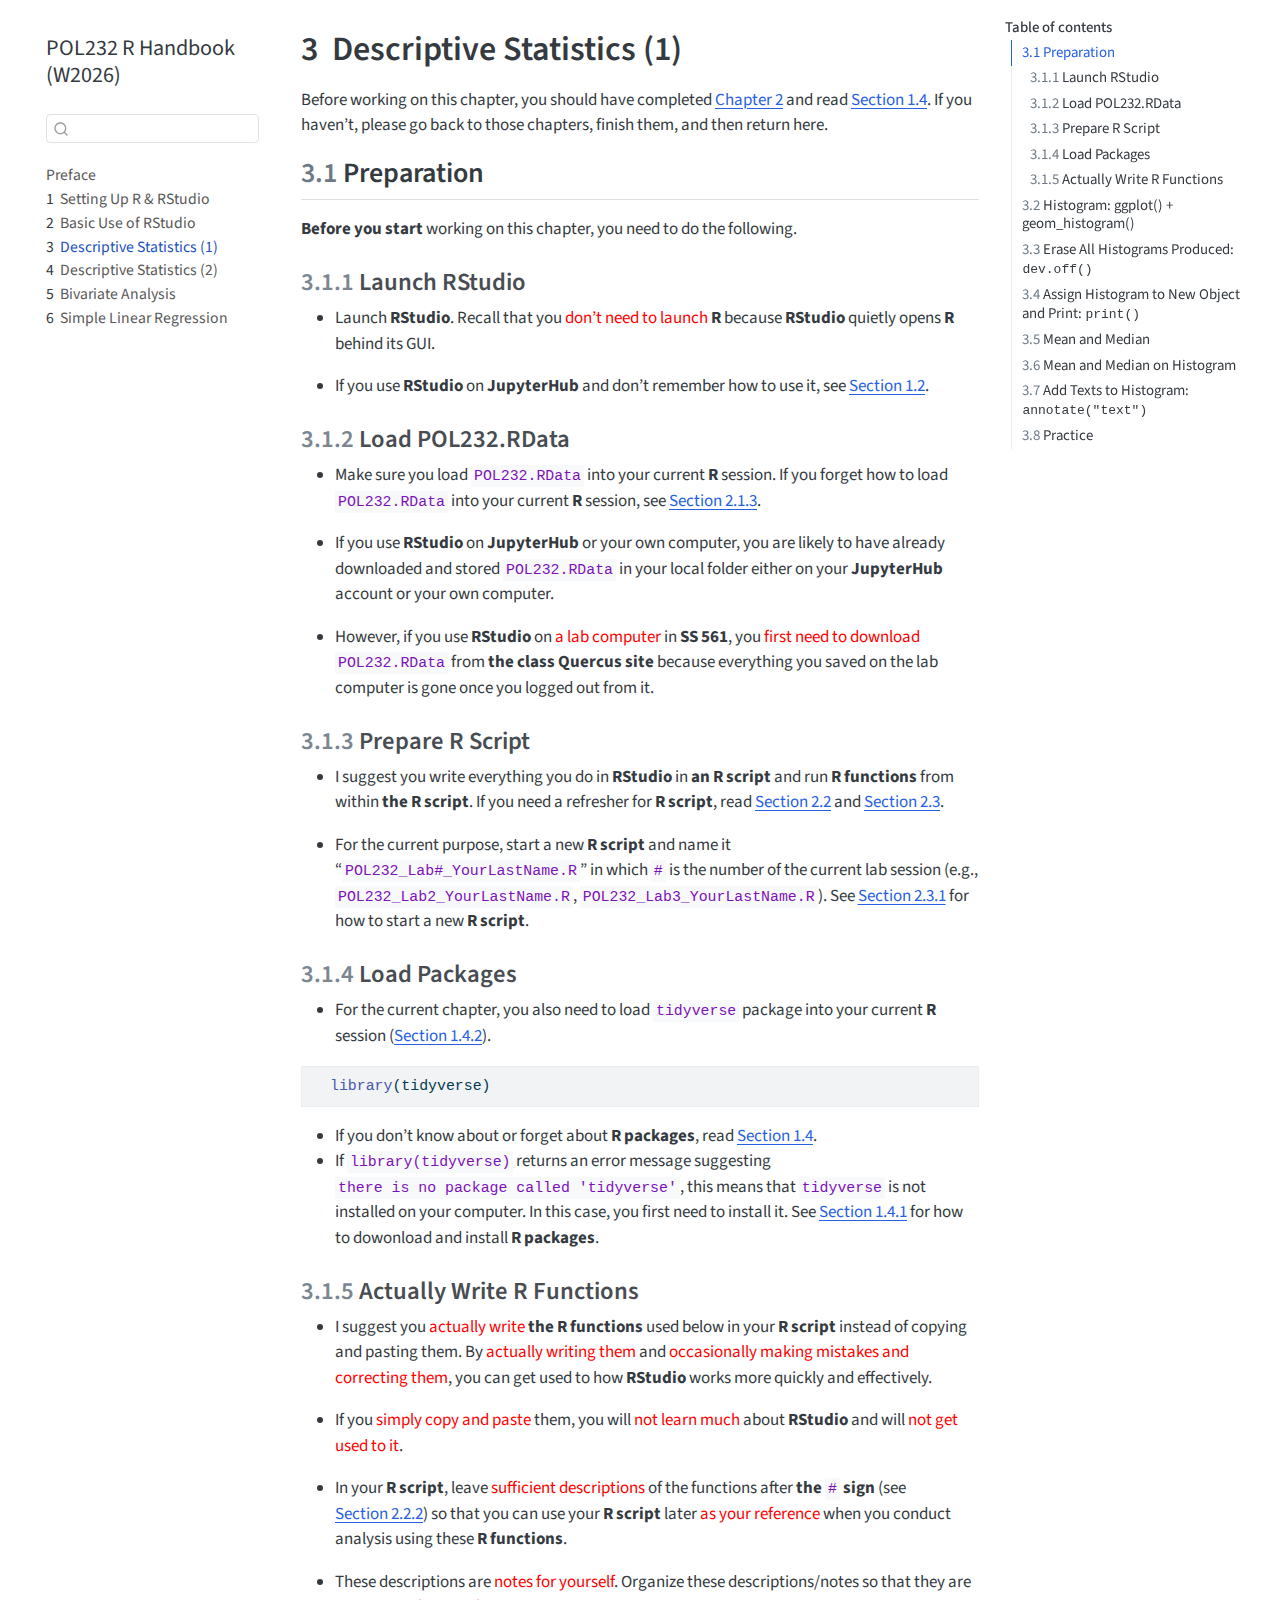
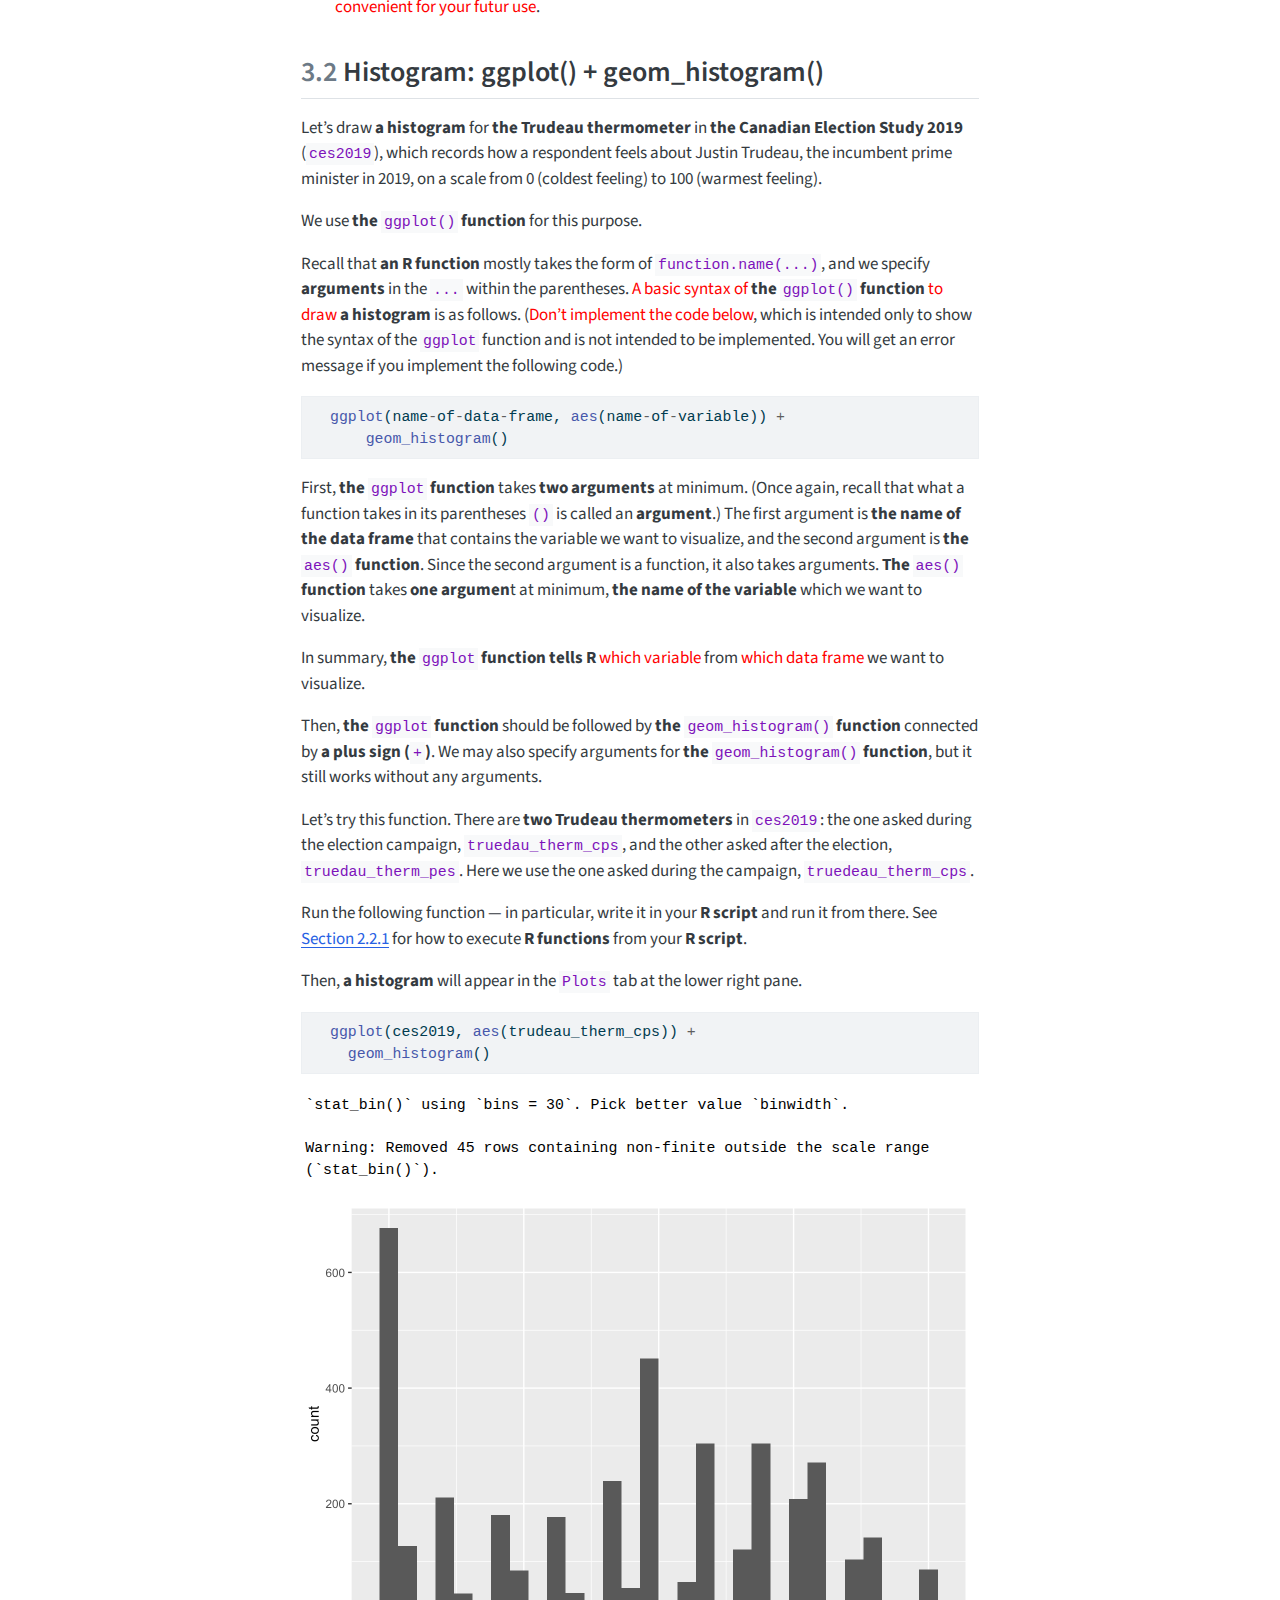
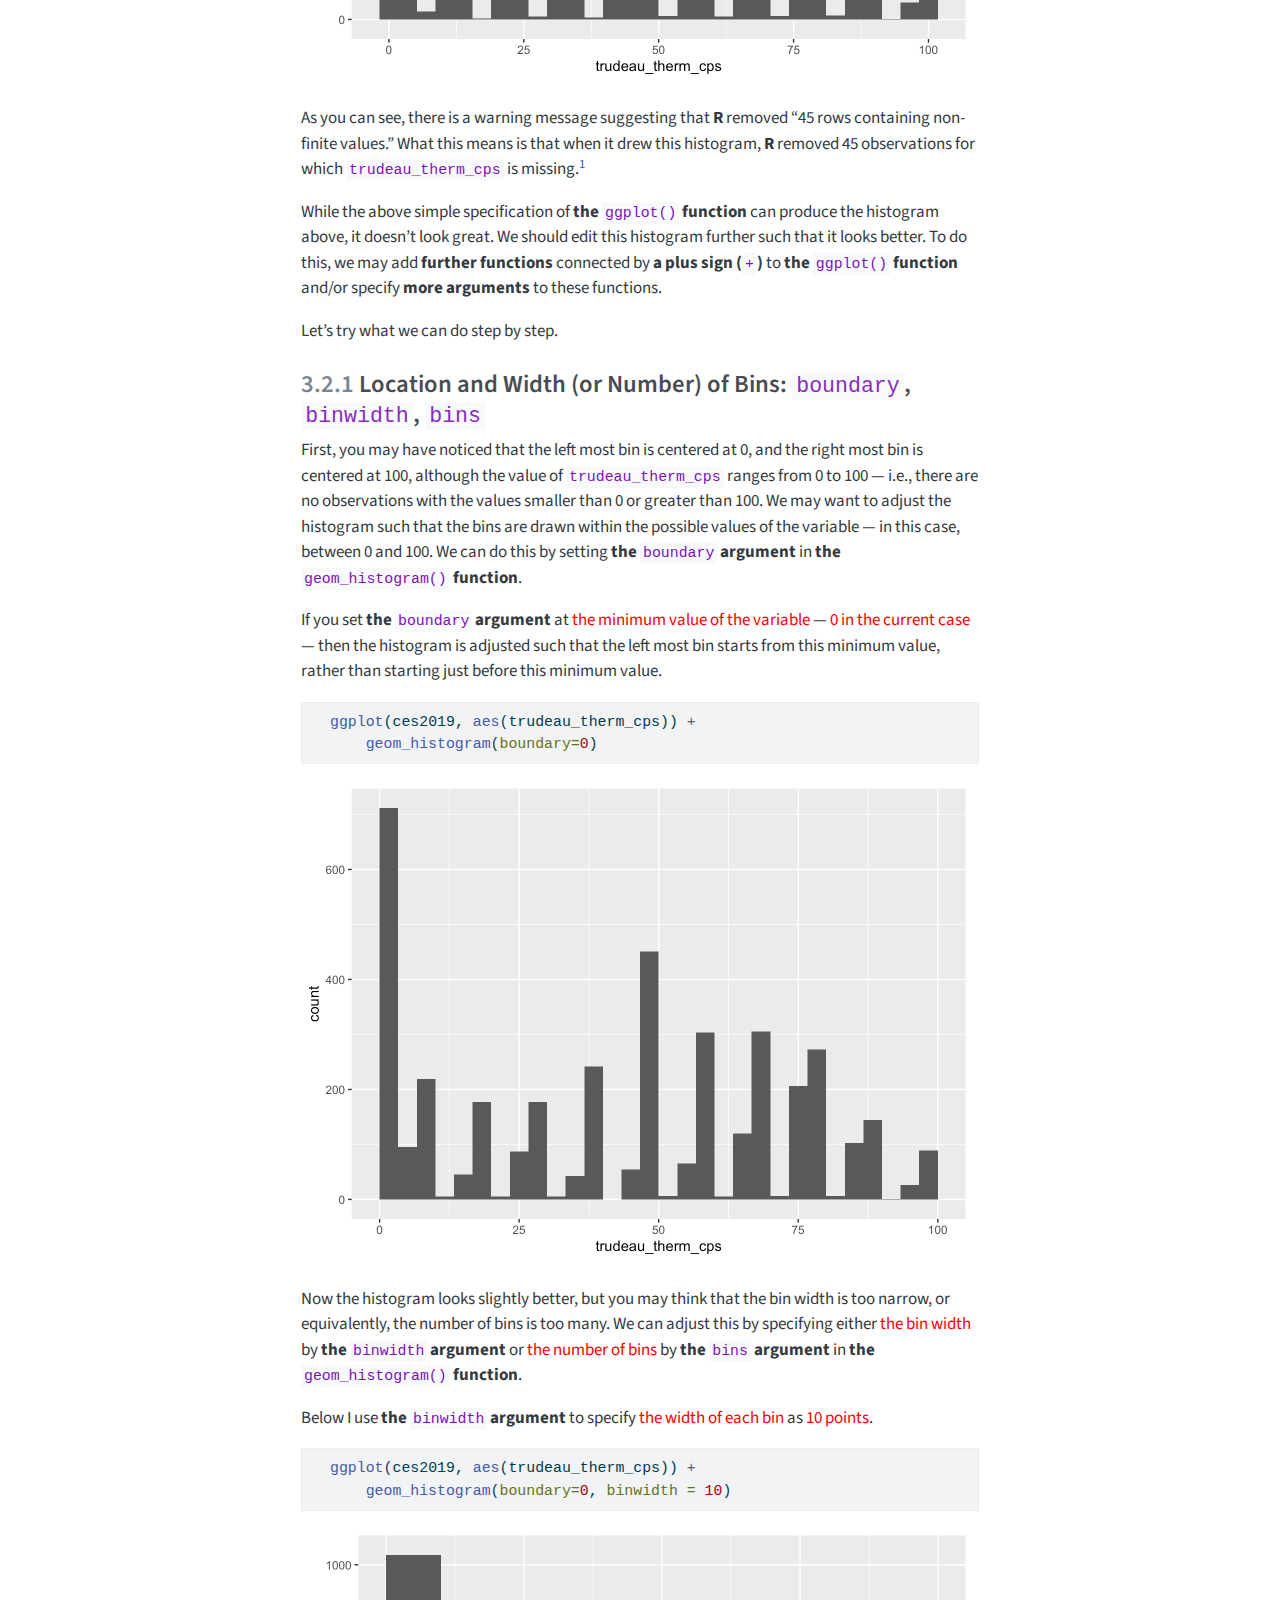
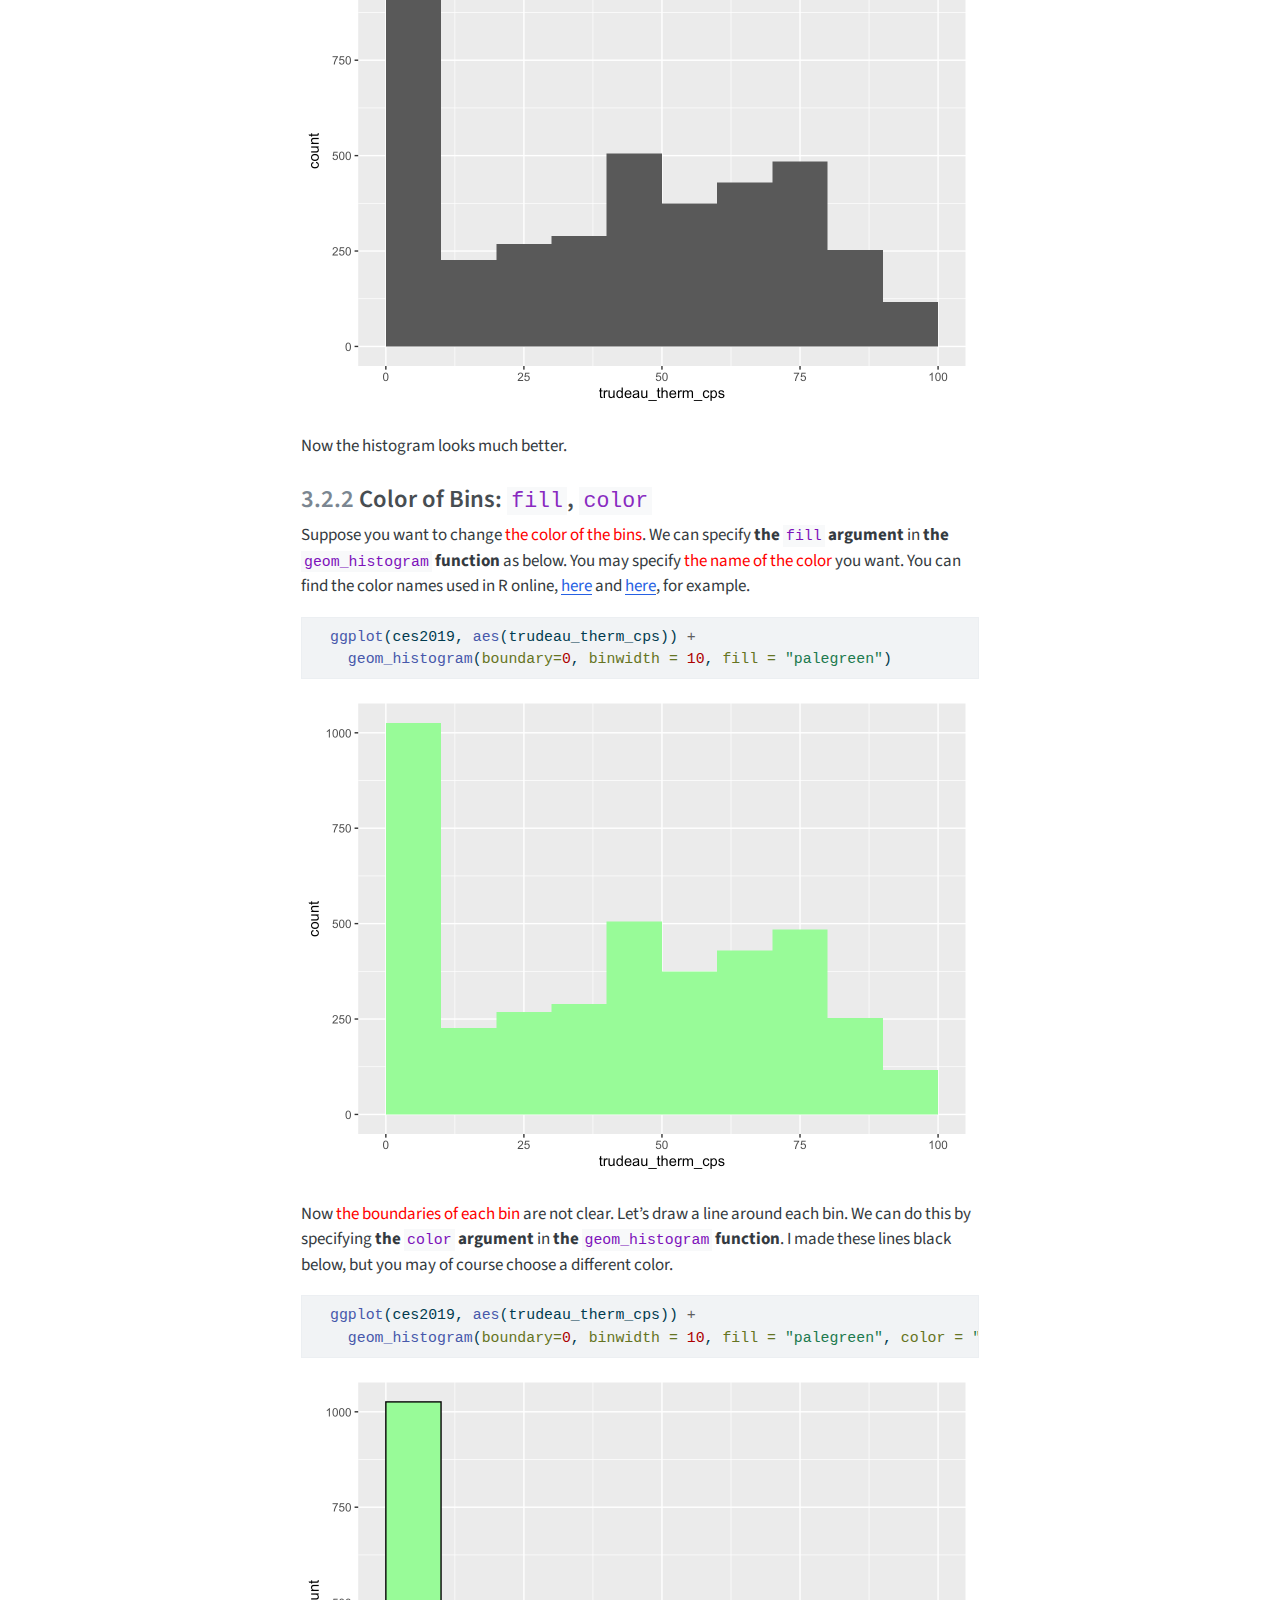
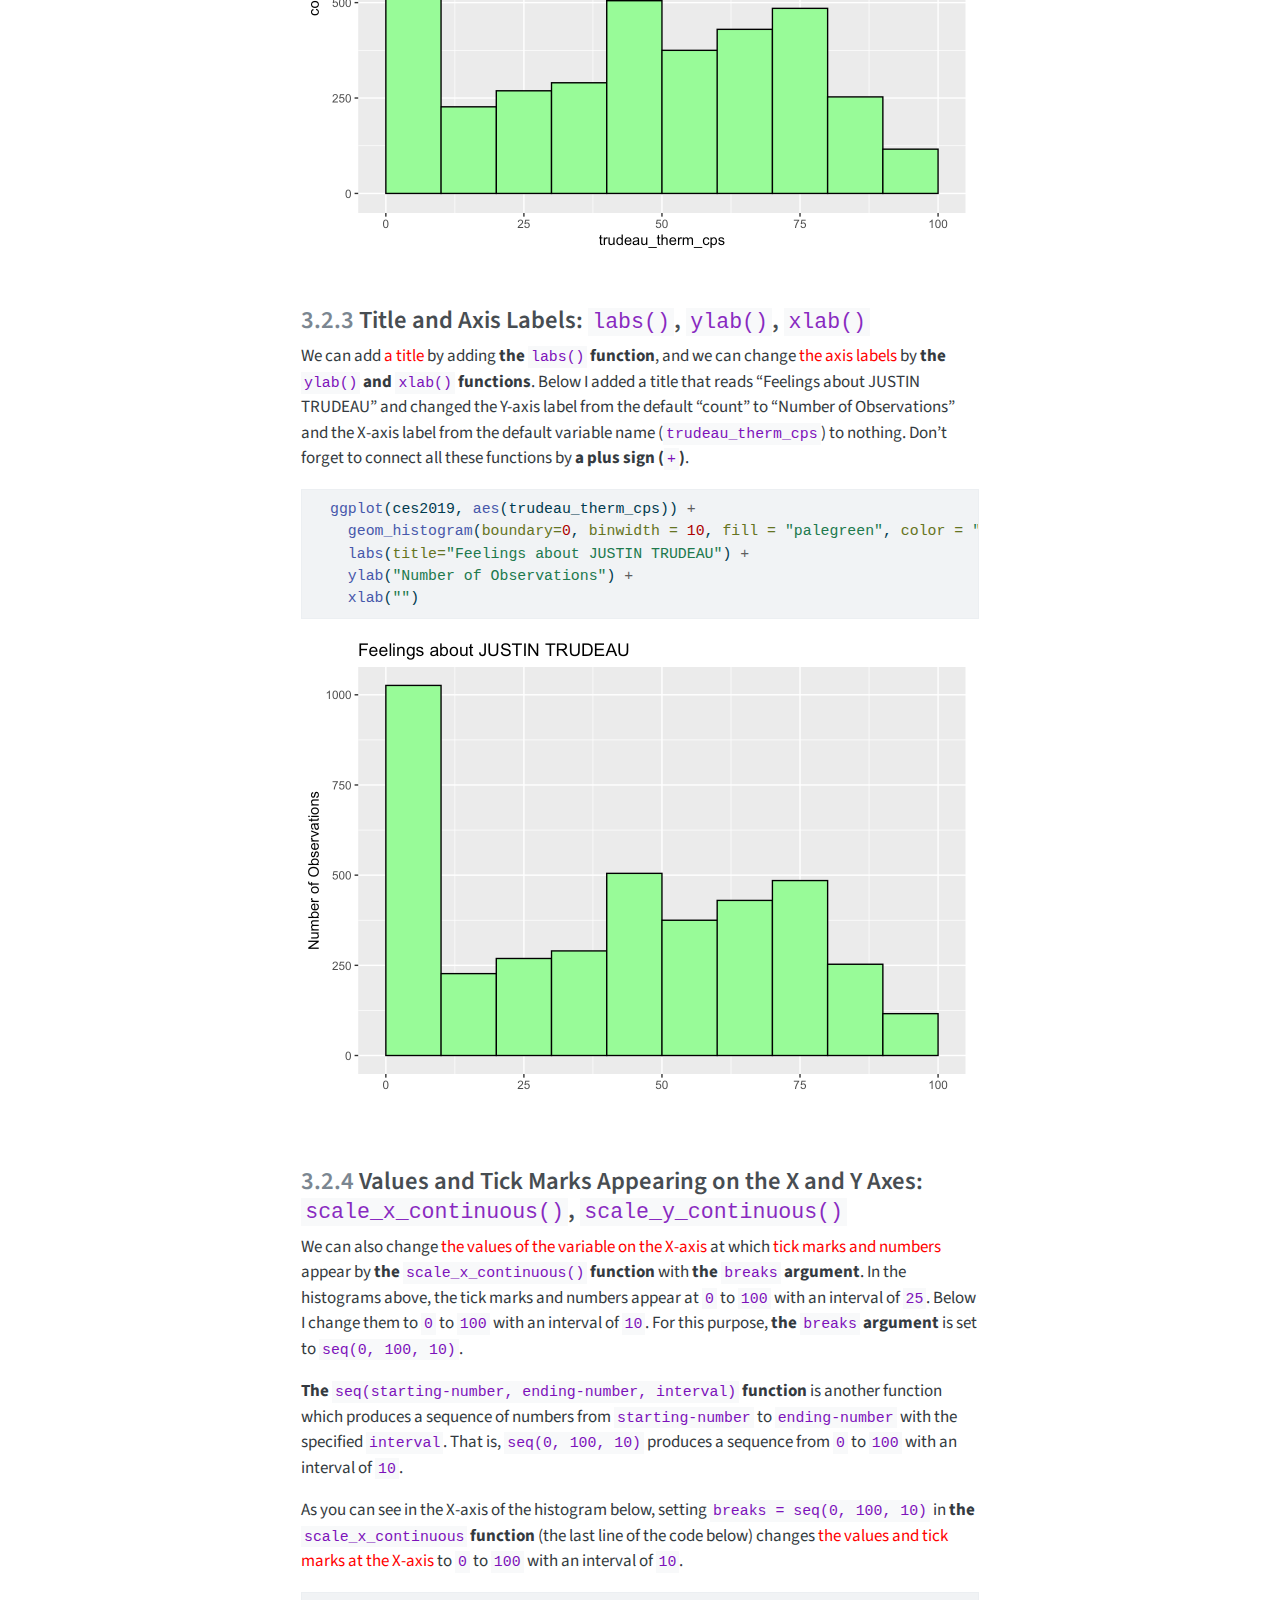
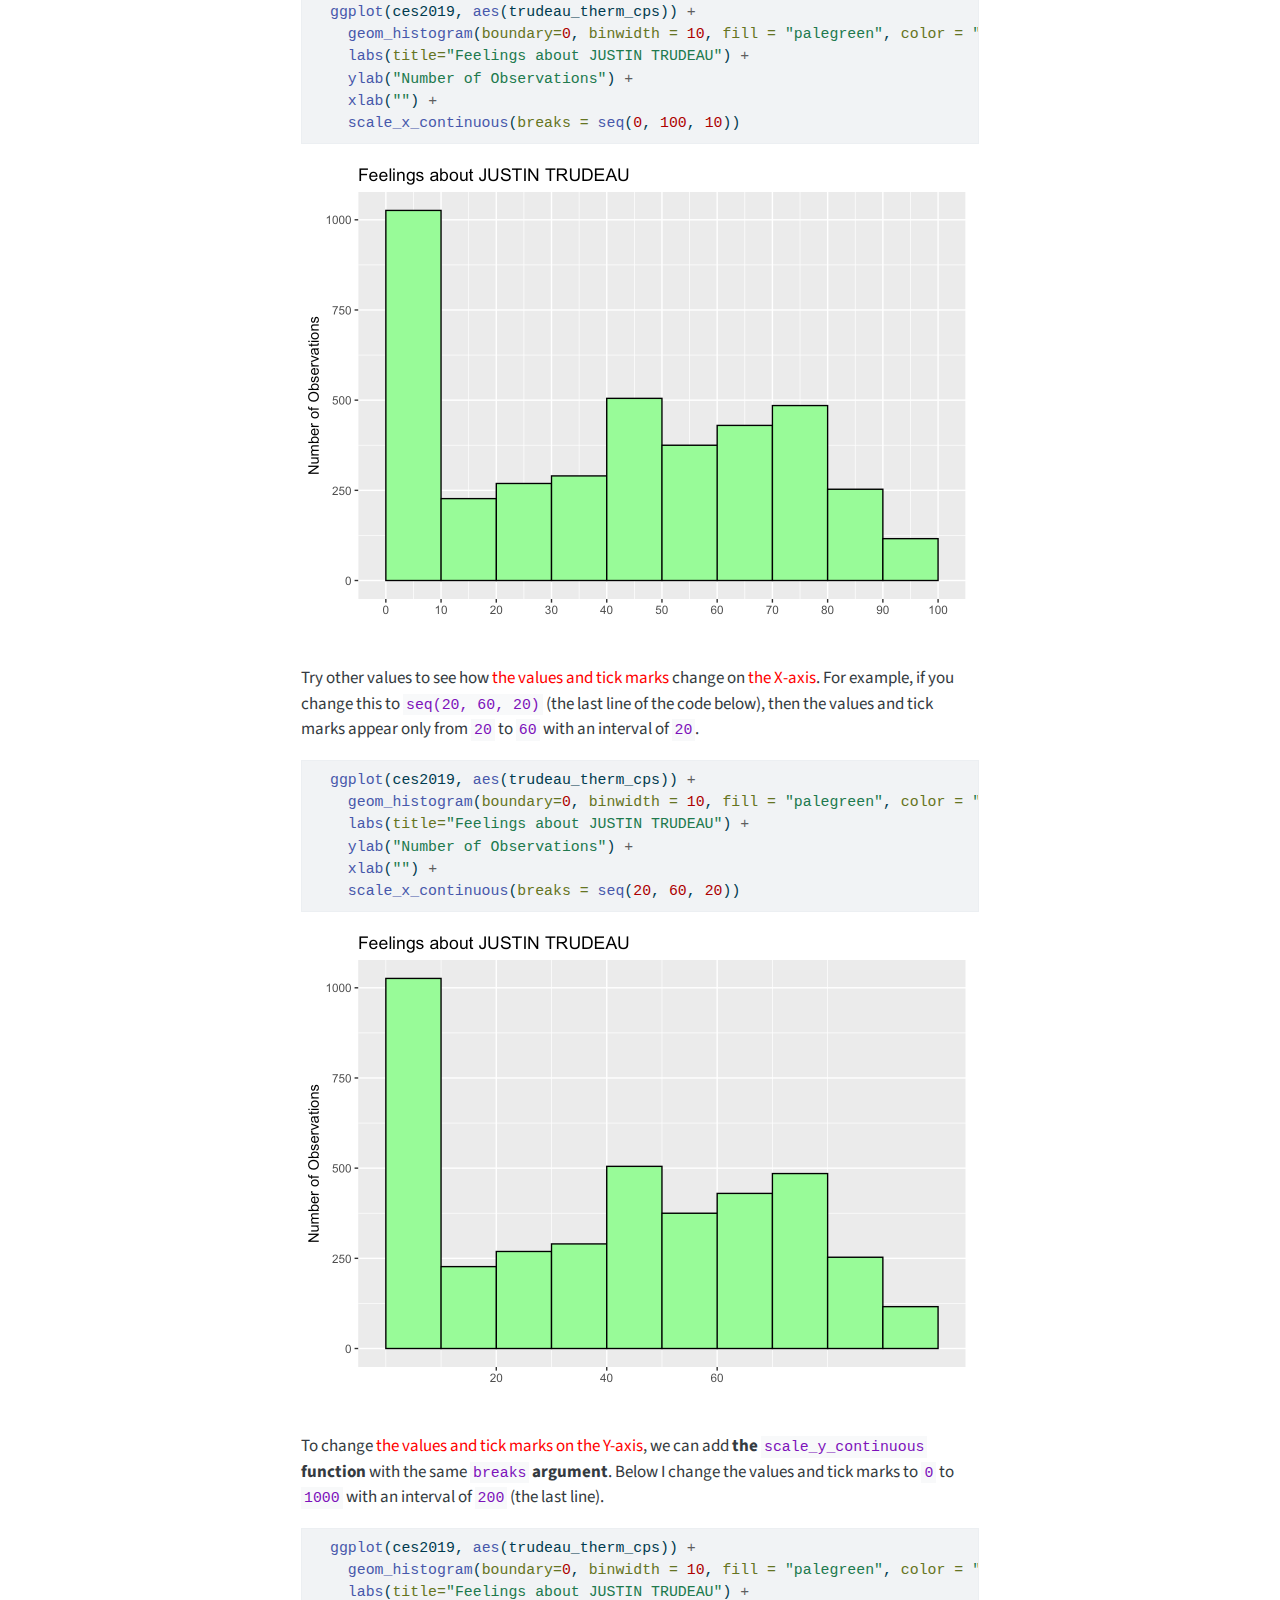
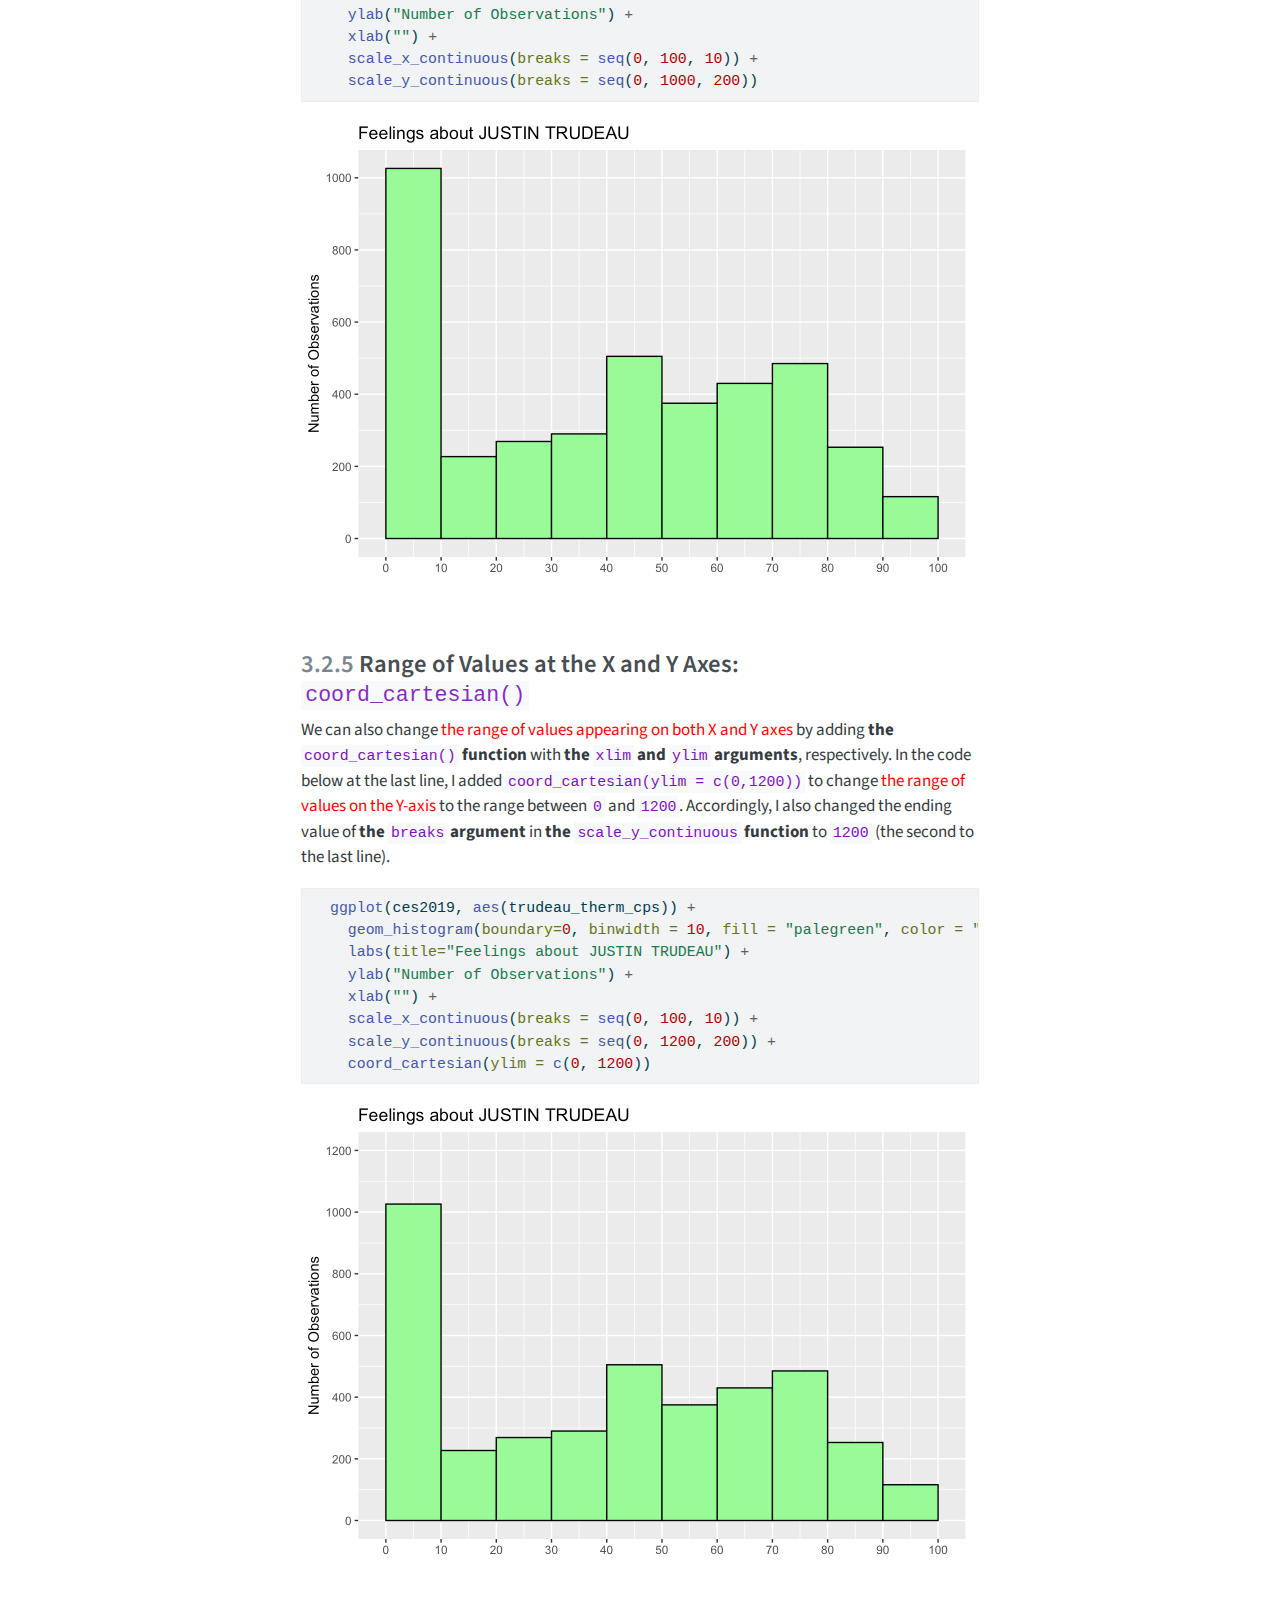
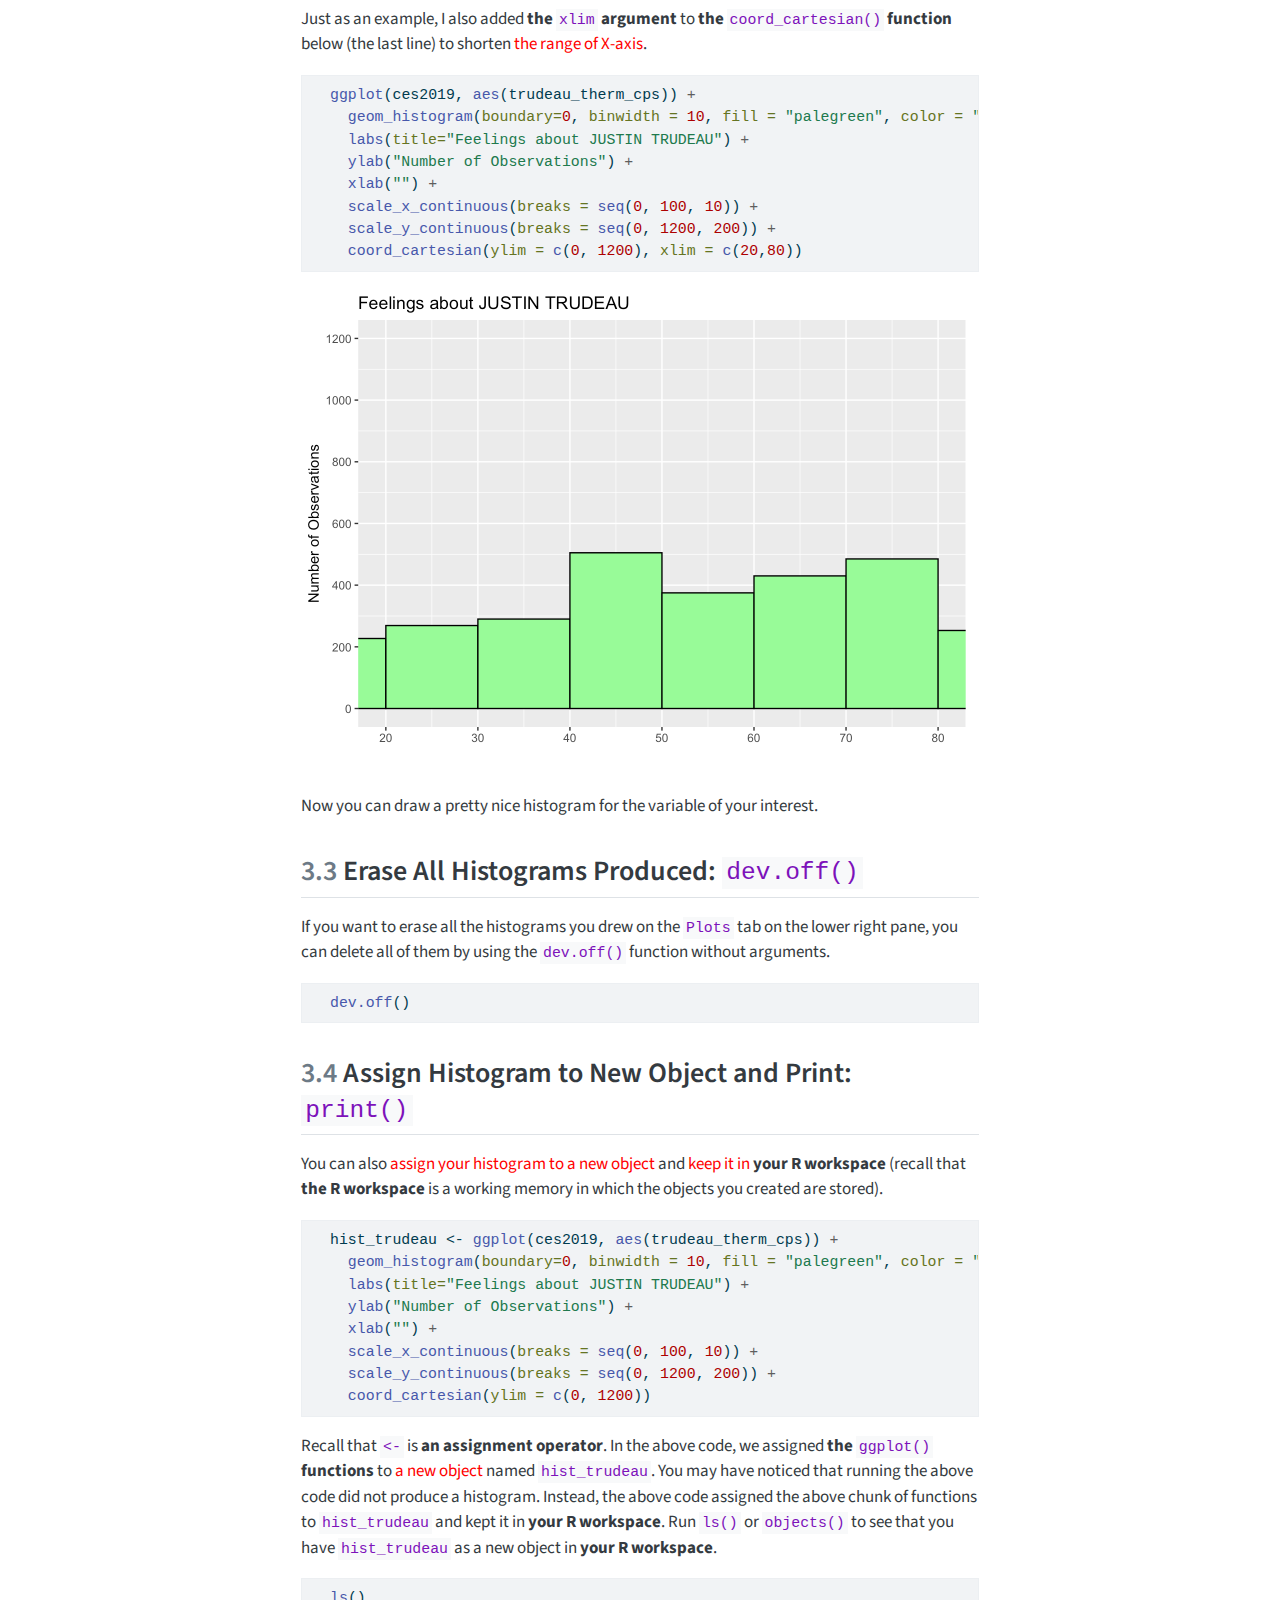
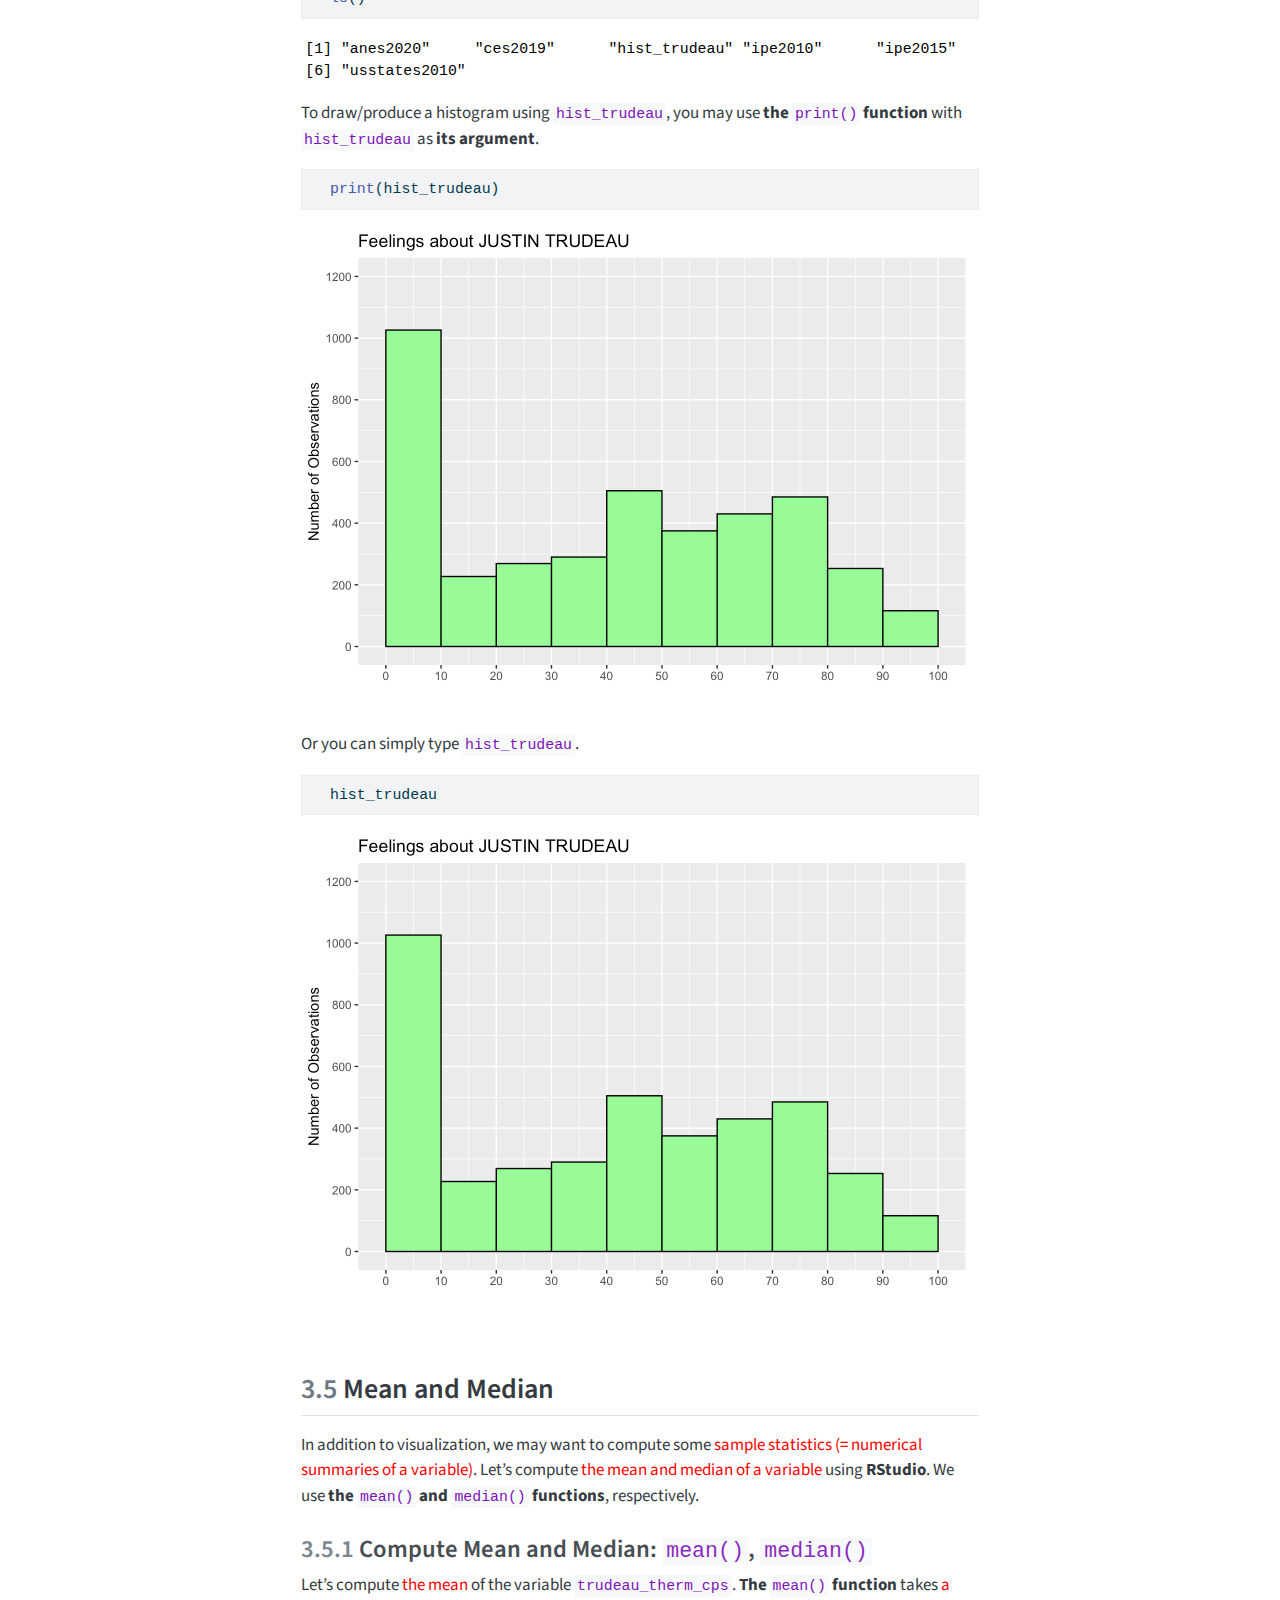
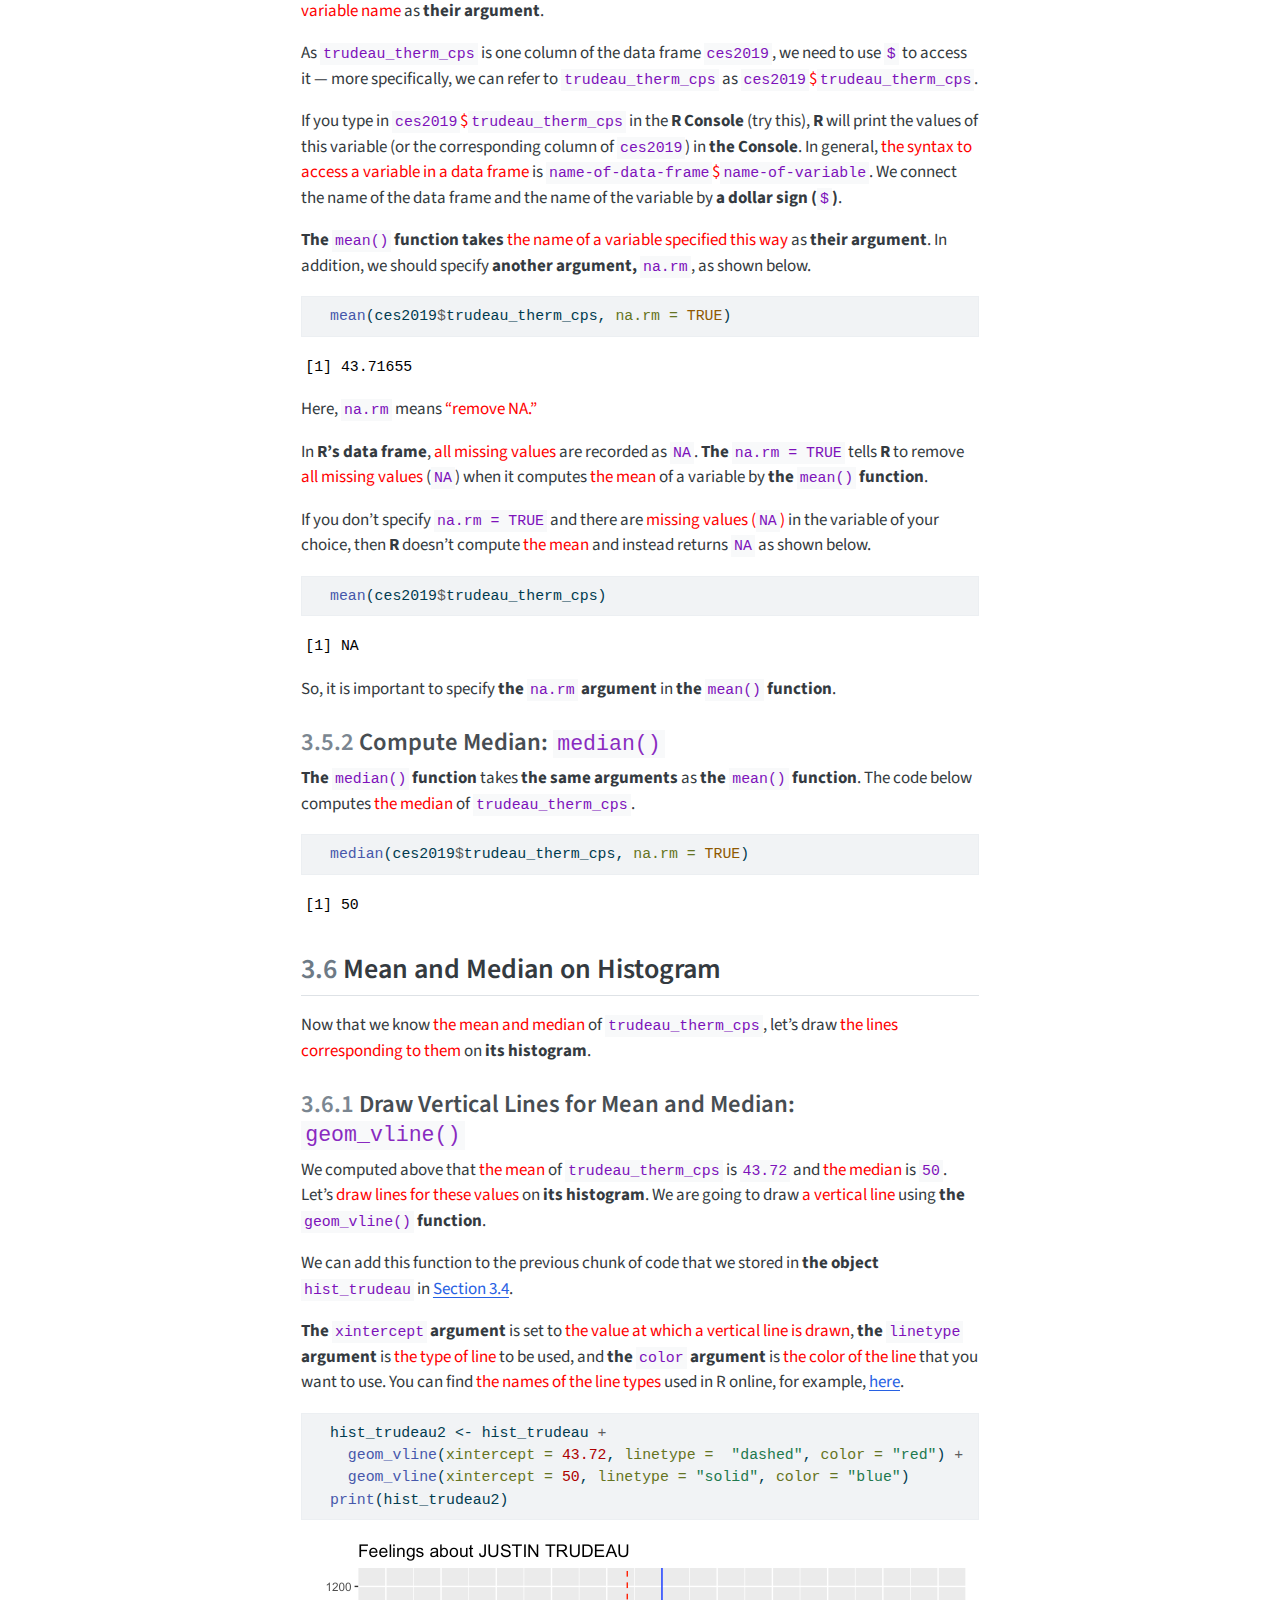
<file: docs/des1.html>
<!DOCTYPE html>
<html xmlns="http://www.w3.org/1999/xhtml" lang="en" xml:lang="en"><head>

<meta charset="utf-8">
<meta name="generator" content="quarto-1.7.32">

<meta name="viewport" content="width=device-width, initial-scale=1.0, user-scalable=yes">


<title>3&nbsp; Descriptive Statistics (1) – POL232 R Handbook (W2026)</title>
<style>
code{white-space: pre-wrap;}
span.smallcaps{font-variant: small-caps;}
div.columns{display: flex; gap: min(4vw, 1.5em);}
div.column{flex: auto; overflow-x: auto;}
div.hanging-indent{margin-left: 1.5em; text-indent: -1.5em;}
ul.task-list{list-style: none;}
ul.task-list li input[type="checkbox"] {
  width: 0.8em;
  margin: 0 0.8em 0.2em -1em; /* quarto-specific, see https://github.com/quarto-dev/quarto-cli/issues/4556 */ 
  vertical-align: middle;
}
/* CSS for syntax highlighting */
html { -webkit-text-size-adjust: 100%; }
pre > code.sourceCode { white-space: pre; position: relative; }
pre > code.sourceCode > span { display: inline-block; line-height: 1.25; }
pre > code.sourceCode > span:empty { height: 1.2em; }
.sourceCode { overflow: visible; }
code.sourceCode > span { color: inherit; text-decoration: inherit; }
div.sourceCode { margin: 1em 0; }
pre.sourceCode { margin: 0; }
@media screen {
div.sourceCode { overflow: auto; }
}
@media print {
pre > code.sourceCode { white-space: pre-wrap; }
pre > code.sourceCode > span { text-indent: -5em; padding-left: 5em; }
}
pre.numberSource code
  { counter-reset: source-line 0; }
pre.numberSource code > span
  { position: relative; left: -4em; counter-increment: source-line; }
pre.numberSource code > span > a:first-child::before
  { content: counter(source-line);
    position: relative; left: -1em; text-align: right; vertical-align: baseline;
    border: none; display: inline-block;
    -webkit-touch-callout: none; -webkit-user-select: none;
    -khtml-user-select: none; -moz-user-select: none;
    -ms-user-select: none; user-select: none;
    padding: 0 4px; width: 4em;
  }
pre.numberSource { margin-left: 3em;  padding-left: 4px; }
div.sourceCode
  {   }
@media screen {
pre > code.sourceCode > span > a:first-child::before { text-decoration: underline; }
}
</style>


<script src="site_libs/quarto-nav/quarto-nav.js"></script>
<script src="site_libs/quarto-nav/headroom.min.js"></script>
<script src="site_libs/clipboard/clipboard.min.js"></script>
<script src="site_libs/quarto-search/autocomplete.umd.js"></script>
<script src="site_libs/quarto-search/fuse.min.js"></script>
<script src="site_libs/quarto-search/quarto-search.js"></script>
<meta name="quarto:offset" content="./">
<link href="./des2.html" rel="next">
<link href="./basic.html" rel="prev">
<script src="site_libs/quarto-html/quarto.js" type="module"></script>
<script src="site_libs/quarto-html/tabsets/tabsets.js" type="module"></script>
<script src="site_libs/quarto-html/popper.min.js"></script>
<script src="site_libs/quarto-html/tippy.umd.min.js"></script>
<script src="site_libs/quarto-html/anchor.min.js"></script>
<link href="site_libs/quarto-html/tippy.css" rel="stylesheet">
<link href="site_libs/quarto-html/quarto-syntax-highlighting-37eea08aefeeee20ff55810ff984fec1.css" rel="stylesheet" id="quarto-text-highlighting-styles">
<script src="site_libs/bootstrap/bootstrap.min.js"></script>
<link href="site_libs/bootstrap/bootstrap-icons.css" rel="stylesheet">
<link href="site_libs/bootstrap/bootstrap-485d01fc63b59abcd3ee1bf1e8e2748d.min.css" rel="stylesheet" append-hash="true" id="quarto-bootstrap" data-mode="light">
<script id="quarto-search-options" type="application/json">{
  "location": "sidebar",
  "copy-button": false,
  "collapse-after": 3,
  "panel-placement": "start",
  "type": "textbox",
  "limit": 50,
  "keyboard-shortcut": [
    "f",
    "/",
    "s"
  ],
  "show-item-context": false,
  "language": {
    "search-no-results-text": "No results",
    "search-matching-documents-text": "matching documents",
    "search-copy-link-title": "Copy link to search",
    "search-hide-matches-text": "Hide additional matches",
    "search-more-match-text": "more match in this document",
    "search-more-matches-text": "more matches in this document",
    "search-clear-button-title": "Clear",
    "search-text-placeholder": "",
    "search-detached-cancel-button-title": "Cancel",
    "search-submit-button-title": "Submit",
    "search-label": "Search"
  }
}</script>


<link rel="stylesheet" href="styles.css">
</head>

<body class="nav-sidebar floating quarto-light">

<div id="quarto-search-results"></div>
  <header id="quarto-header" class="headroom fixed-top">
  <nav class="quarto-secondary-nav">
    <div class="container-fluid d-flex">
      <button type="button" class="quarto-btn-toggle btn" data-bs-toggle="collapse" role="button" data-bs-target=".quarto-sidebar-collapse-item" aria-controls="quarto-sidebar" aria-expanded="false" aria-label="Toggle sidebar navigation" onclick="if (window.quartoToggleHeadroom) { window.quartoToggleHeadroom(); }">
        <i class="bi bi-layout-text-sidebar-reverse"></i>
      </button>
        <nav class="quarto-page-breadcrumbs" aria-label="breadcrumb"><ol class="breadcrumb"><li class="breadcrumb-item"><a href="./des1.html"><span class="chapter-number">3</span>&nbsp; <span class="chapter-title">Descriptive Statistics (1)</span></a></li></ol></nav>
        <a class="flex-grow-1" role="navigation" data-bs-toggle="collapse" data-bs-target=".quarto-sidebar-collapse-item" aria-controls="quarto-sidebar" aria-expanded="false" aria-label="Toggle sidebar navigation" onclick="if (window.quartoToggleHeadroom) { window.quartoToggleHeadroom(); }">      
        </a>
      <button type="button" class="btn quarto-search-button" aria-label="Search" onclick="window.quartoOpenSearch();">
        <i class="bi bi-search"></i>
      </button>
    </div>
  </nav>
</header>
<!-- content -->
<div id="quarto-content" class="quarto-container page-columns page-rows-contents page-layout-article">
<!-- sidebar -->
  <nav id="quarto-sidebar" class="sidebar collapse collapse-horizontal quarto-sidebar-collapse-item sidebar-navigation floating overflow-auto">
    <div class="pt-lg-2 mt-2 text-left sidebar-header">
    <div class="sidebar-title mb-0 py-0">
      <a href="./">POL232 R Handbook (W2026)</a> 
    </div>
      </div>
        <div class="mt-2 flex-shrink-0 align-items-center">
        <div class="sidebar-search">
        <div id="quarto-search" class="" title="Search"></div>
        </div>
        </div>
    <div class="sidebar-menu-container"> 
    <ul class="list-unstyled mt-1">
        <li class="sidebar-item">
  <div class="sidebar-item-container"> 
  <a href="./index.html" class="sidebar-item-text sidebar-link">
 <span class="menu-text">Preface</span></a>
  </div>
</li>
        <li class="sidebar-item">
  <div class="sidebar-item-container"> 
  <a href="./setup.html" class="sidebar-item-text sidebar-link">
 <span class="menu-text"><span class="chapter-number">1</span>&nbsp; <span class="chapter-title">Setting Up R &amp; RStudio</span></span></a>
  </div>
</li>
        <li class="sidebar-item">
  <div class="sidebar-item-container"> 
  <a href="./basic.html" class="sidebar-item-text sidebar-link">
 <span class="menu-text"><span class="chapter-number">2</span>&nbsp; <span class="chapter-title">Basic Use of RStudio</span></span></a>
  </div>
</li>
        <li class="sidebar-item">
  <div class="sidebar-item-container"> 
  <a href="./des1.html" class="sidebar-item-text sidebar-link active">
 <span class="menu-text"><span class="chapter-number">3</span>&nbsp; <span class="chapter-title">Descriptive Statistics (1)</span></span></a>
  </div>
</li>
        <li class="sidebar-item">
  <div class="sidebar-item-container"> 
  <a href="./des2.html" class="sidebar-item-text sidebar-link">
 <span class="menu-text"><span class="chapter-number">4</span>&nbsp; <span class="chapter-title">Descriptive Statistics (2)</span></span></a>
  </div>
</li>
        <li class="sidebar-item">
  <div class="sidebar-item-container"> 
  <a href="./bivariate.html" class="sidebar-item-text sidebar-link">
 <span class="menu-text"><span class="chapter-number">5</span>&nbsp; <span class="chapter-title">Bivariate Analysis</span></span></a>
  </div>
</li>
        <li class="sidebar-item">
  <div class="sidebar-item-container"> 
  <a href="./simp_linreg.html" class="sidebar-item-text sidebar-link">
 <span class="menu-text"><span class="chapter-number">6</span>&nbsp; <span class="chapter-title">Simple Linear Regression</span></span></a>
  </div>
</li>
    </ul>
    </div>
</nav>
<div id="quarto-sidebar-glass" class="quarto-sidebar-collapse-item" data-bs-toggle="collapse" data-bs-target=".quarto-sidebar-collapse-item"></div>
<!-- margin-sidebar -->
    <div id="quarto-margin-sidebar" class="sidebar margin-sidebar">
        <nav id="TOC" role="doc-toc" class="toc-active">
    <h2 id="toc-title">Table of contents</h2>
   
  <ul>
  <li><a href="#sec-preparation" id="toc-sec-preparation" class="nav-link active" data-scroll-target="#sec-preparation"><span class="header-section-number">3.1</span> Preparation</a>
  <ul class="collapse">
  <li><a href="#launch-rstudio" id="toc-launch-rstudio" class="nav-link" data-scroll-target="#launch-rstudio"><span class="header-section-number">3.1.1</span> Launch RStudio</a></li>
  <li><a href="#load-pol232.rdata" id="toc-load-pol232.rdata" class="nav-link" data-scroll-target="#load-pol232.rdata"><span class="header-section-number">3.1.2</span> Load POL232.RData</a></li>
  <li><a href="#prepare-r-script" id="toc-prepare-r-script" class="nav-link" data-scroll-target="#prepare-r-script"><span class="header-section-number">3.1.3</span> Prepare R Script</a></li>
  <li><a href="#load-packages" id="toc-load-packages" class="nav-link" data-scroll-target="#load-packages"><span class="header-section-number">3.1.4</span> Load Packages</a></li>
  <li><a href="#sec-actually-write-rscript" id="toc-sec-actually-write-rscript" class="nav-link" data-scroll-target="#sec-actually-write-rscript"><span class="header-section-number">3.1.5</span> Actually Write R Functions</a></li>
  </ul></li>
  <li><a href="#histogram-ggplot-geom_histogram" id="toc-histogram-ggplot-geom_histogram" class="nav-link" data-scroll-target="#histogram-ggplot-geom_histogram"><span class="header-section-number">3.2</span> Histogram: ggplot() + geom_histogram()</a>
  <ul class="collapse">
  <li><a href="#location-and-width-or-number-of-bins-boundary-binwidth-bins" id="toc-location-and-width-or-number-of-bins-boundary-binwidth-bins" class="nav-link" data-scroll-target="#location-and-width-or-number-of-bins-boundary-binwidth-bins"><span class="header-section-number">3.2.1</span> Location and Width (or Number) of Bins: <code>boundary</code>, <code>binwidth</code>, <code>bins</code></a></li>
  <li><a href="#color-of-bins-fill-color" id="toc-color-of-bins-fill-color" class="nav-link" data-scroll-target="#color-of-bins-fill-color"><span class="header-section-number">3.2.2</span> Color of Bins: <code>fill</code>, <code>color</code></a></li>
  <li><a href="#title-and-axis-labels-labs-ylab-xlab" id="toc-title-and-axis-labels-labs-ylab-xlab" class="nav-link" data-scroll-target="#title-and-axis-labels-labs-ylab-xlab"><span class="header-section-number">3.2.3</span> Title and Axis Labels: <code>labs()</code>, <code>ylab()</code>, <code>xlab()</code></a></li>
  <li><a href="#values-and-tick-marks-appearing-on-the-x-and-y-axes-scale_x_continuous-scale_y_continuous" id="toc-values-and-tick-marks-appearing-on-the-x-and-y-axes-scale_x_continuous-scale_y_continuous" class="nav-link" data-scroll-target="#values-and-tick-marks-appearing-on-the-x-and-y-axes-scale_x_continuous-scale_y_continuous"><span class="header-section-number">3.2.4</span> Values and Tick Marks Appearing on the X and Y Axes: <code>scale_x_continuous()</code>, <code>scale_y_continuous()</code></a></li>
  <li><a href="#range-of-values-at-the-x-and-y-axes-coord_cartesian" id="toc-range-of-values-at-the-x-and-y-axes-coord_cartesian" class="nav-link" data-scroll-target="#range-of-values-at-the-x-and-y-axes-coord_cartesian"><span class="header-section-number">3.2.5</span> Range of Values at the X and Y Axes: <code>coord_cartesian()</code></a></li>
  </ul></li>
  <li><a href="#erase-all-histograms-produced-dev.off" id="toc-erase-all-histograms-produced-dev.off" class="nav-link" data-scroll-target="#erase-all-histograms-produced-dev.off"><span class="header-section-number">3.3</span> Erase All Histograms Produced: <code>dev.off()</code></a></li>
  <li><a href="#sec-assign-hist-new-object" id="toc-sec-assign-hist-new-object" class="nav-link" data-scroll-target="#sec-assign-hist-new-object"><span class="header-section-number">3.4</span> Assign Histogram to New Object and Print: <code>print()</code></a></li>
  <li><a href="#mean-and-median" id="toc-mean-and-median" class="nav-link" data-scroll-target="#mean-and-median"><span class="header-section-number">3.5</span> Mean and Median</a>
  <ul class="collapse">
  <li><a href="#compute-mean-and-median-mean-median" id="toc-compute-mean-and-median-mean-median" class="nav-link" data-scroll-target="#compute-mean-and-median-mean-median"><span class="header-section-number">3.5.1</span> Compute Mean and Median: <code>mean()</code>, <code>median()</code></a></li>
  <li><a href="#compute-median-median" id="toc-compute-median-median" class="nav-link" data-scroll-target="#compute-median-median"><span class="header-section-number">3.5.2</span> Compute Median: <code>median()</code></a></li>
  </ul></li>
  <li><a href="#mean-and-median-on-histogram" id="toc-mean-and-median-on-histogram" class="nav-link" data-scroll-target="#mean-and-median-on-histogram"><span class="header-section-number">3.6</span> Mean and Median on Histogram</a>
  <ul class="collapse">
  <li><a href="#draw-vertical-lines-for-mean-and-median-geom_vline" id="toc-draw-vertical-lines-for-mean-and-median-geom_vline" class="nav-link" data-scroll-target="#draw-vertical-lines-for-mean-and-median-geom_vline"><span class="header-section-number">3.6.1</span> Draw Vertical Lines for Mean and Median: <code>geom_vline()</code></a></li>
  </ul></li>
  <li><a href="#add-texts-to-histogram-annotatetext" id="toc-add-texts-to-histogram-annotatetext" class="nav-link" data-scroll-target="#add-texts-to-histogram-annotatetext"><span class="header-section-number">3.7</span> Add Texts to Histogram: <code>annotate("text")</code></a></li>
  <li><a href="#practice" id="toc-practice" class="nav-link" data-scroll-target="#practice"><span class="header-section-number">3.8</span> Practice</a></li>
  </ul>
</nav>
    </div>
<!-- main -->
<main class="content" id="quarto-document-content">

<header id="title-block-header" class="quarto-title-block default">
<div class="quarto-title">
<h1 class="title"><span id="sec-des1" class="quarto-section-identifier"><span class="chapter-number">3</span>&nbsp; <span class="chapter-title">Descriptive Statistics (1)</span></span></h1>
</div>



<div class="quarto-title-meta">

    
  
    
  </div>
  


</header>


<p>Before working on this chapter, you should have completed <a href="basic.html" class="quarto-xref"><span>Chapter 2</span></a> and read <a href="setup.html#sec-rpackages" class="quarto-xref"><span>Section 1.4</span></a>. If you haven’t, please go back to those chapters, finish them, and then return here.</p>
<section id="sec-preparation" class="level2" data-number="3.1">
<h2 data-number="3.1" class="anchored" data-anchor-id="sec-preparation"><span class="header-section-number">3.1</span> Preparation</h2>
<p><strong>Before you start</strong> working on this chapter, you need to do the following.</p>
<section id="launch-rstudio" class="level3" data-number="3.1.1">
<h3 data-number="3.1.1" class="anchored" data-anchor-id="launch-rstudio"><span class="header-section-number">3.1.1</span> Launch RStudio</h3>
<ul>
<li><p>Launch <strong>RStudio</strong>. Recall that you <span class="red-text">don’t need to launch</span> <strong>R</strong> because <strong>RStudio</strong> quietly opens <strong>R</strong> behind its GUI.</p></li>
<li><p>If you use <strong>RStudio</strong> on <strong>JupyterHub</strong> and don’t remember how to use it, see <a href="setup.html#sec-jupyterhub" class="quarto-xref"><span>Section 1.2</span></a>.</p></li>
</ul>
</section>
<section id="load-pol232.rdata" class="level3" data-number="3.1.2">
<h3 data-number="3.1.2" class="anchored" data-anchor-id="load-pol232.rdata"><span class="header-section-number">3.1.2</span> Load POL232.RData</h3>
<ul>
<li><p>Make sure you load <code>POL232.RData</code> into your current <strong>R</strong> session. If you forget how to load <code>POL232.RData</code> into your current <strong>R</strong> session, see <a href="basic.html#sec-load-dataset" class="quarto-xref"><span>Section 2.1.3</span></a>.</p></li>
<li><p>If you use <strong>RStudio</strong> on <strong>JupyterHub</strong> or your own computer, you are likely to have already downloaded and stored <code>POL232.RData</code> in your local folder either on your <strong>JupyterHub</strong> account or your own computer.</p></li>
<li><p>However, if you use <strong>RStudio</strong> on <span class="red-text">a lab computer</span> in <strong>SS 561</strong>, you <span class="red-text">first need to download</span> <code>POL232.RData</code> from <strong>the class Quercus site</strong> because everything you saved on the lab computer is gone once you logged out from it.</p></li>
</ul>
</section>
<section id="prepare-r-script" class="level3" data-number="3.1.3">
<h3 data-number="3.1.3" class="anchored" data-anchor-id="prepare-r-script"><span class="header-section-number">3.1.3</span> Prepare R Script</h3>
<ul>
<li><p>I suggest you write everything you do in <strong>RStudio</strong> in <strong>an R script</strong> and run <strong>R functions</strong> from within <strong>the R script</strong>. If you need a refresher for <strong>R script</strong>, read <a href="basic.html#sec-rscript" class="quarto-xref"><span>Section 2.2</span></a> and <a href="basic.html#sec-write-rscript" class="quarto-xref"><span>Section 2.3</span></a>.</p></li>
<li><p>For the current purpose, start a new <strong>R script</strong> and name it “<code>POL232_Lab#_YourLastName.R</code>” in which <code>#</code> is the number of the current lab session (e.g., <code>POL232_Lab2_YourLastName.R</code>, <code>POL232_Lab3_YourLastName.R</code>). See <a href="basic.html#sec-new-rscript" class="quarto-xref"><span>Section 2.3.1</span></a> for how to start a new <strong>R script</strong>.</p></li>
</ul>
</section>
<section id="load-packages" class="level3" data-number="3.1.4">
<h3 data-number="3.1.4" class="anchored" data-anchor-id="load-packages"><span class="header-section-number">3.1.4</span> Load Packages</h3>
<ul>
<li>For the current chapter, you also need to load <code>tidyverse</code> package into your current <strong>R</strong> session (<a href="setup.html#sec-load-packages" class="quarto-xref"><span>Section 1.4.2</span></a>).</li>
</ul>
<div class="cell">
<div class="sourceCode cell-code" id="cb1"><pre class="sourceCode r code-with-copy"><code class="sourceCode r"><span id="cb1-1"><a href="#cb1-1" aria-hidden="true" tabindex="-1"></a>  <span class="fu">library</span>(tidyverse)</span></code><button title="Copy to Clipboard" class="code-copy-button"><i class="bi"></i></button></pre></div>
</div>
<ul>
<li>If you don’t know about or forget about <strong>R packages</strong>, read <a href="setup.html#sec-rpackages" class="quarto-xref"><span>Section 1.4</span></a>.</li>
<li>If <code>library(tidyverse)</code> returns an error message suggesting <code>there is no package called 'tidyverse'</code>, this means that <code>tidyverse</code> is not installed on your computer. In this case, you first need to install it. See <a href="setup.html#sec-install-packages" class="quarto-xref"><span>Section 1.4.1</span></a> for how to dowonload and install <strong>R packages</strong>.</li>
</ul>
</section>
<section id="sec-actually-write-rscript" class="level3" data-number="3.1.5">
<h3 data-number="3.1.5" class="anchored" data-anchor-id="sec-actually-write-rscript"><span class="header-section-number">3.1.5</span> Actually Write R Functions</h3>
<ul>
<li><p>I suggest you <span class="red-text">actually write</span> <strong>the R functions</strong> used below in your <strong>R script</strong> instead of copying and pasting them. By <span class="red-text">actually writing them</span> and <span class="red-text">occasionally making mistakes and correcting them</span>, you can get used to how <strong>RStudio</strong> works more quickly and effectively.</p></li>
<li><p>If you <span class="red-text">simply copy and paste</span> them, you will <span class="red-text">not learn much</span> about <strong>RStudio</strong> and will <span class="red-text">not get used to it</span>.</p></li>
<li><p>In your <strong>R script</strong>, leave <span class="red-text">sufficient descriptions</span> of the functions after <strong>the <code>#</code> sign</strong> (see <a href="basic.html#sec-r-comments" class="quarto-xref"><span>Section 2.2.2</span></a>) so that you can use your <strong>R script</strong> later <span class="red-text">as your reference</span> when you conduct analysis using these <strong>R functions</strong>.</p></li>
<li><p>These descriptions are <span class="red-text">notes for yourself</span>. Organize these descriptions/notes so that they are <span class="red-text">convenient for your futur use</span>.</p></li>
</ul>
</section>
</section>
<section id="histogram-ggplot-geom_histogram" class="level2" data-number="3.2">
<h2 data-number="3.2" class="anchored" data-anchor-id="histogram-ggplot-geom_histogram"><span class="header-section-number">3.2</span> Histogram: ggplot() + geom_histogram()</h2>
<p>Let’s draw <strong>a histogram</strong> for <strong>the Trudeau thermometer</strong> in <strong>the Canadian Election Study 2019</strong> (<code>ces2019</code>), which records how a respondent feels about Justin Trudeau, the incumbent prime minister in 2019, on a scale from 0 (coldest feeling) to 100 (warmest feeling).</p>
<p>We use <strong>the <code>ggplot()</code> function</strong> for this purpose.</p>
<p>Recall that <strong>an R function</strong> mostly takes the form of <strong><code>function.name(...)</code></strong>, and we specify <strong>arguments</strong> in the <code>...</code> within the parentheses. <span class="red-text">A basic syntax of</span> <strong>the <code>ggplot()</code> function</strong> <span class="red-text">to draw</span> <strong>a histogram</strong> is as follows. (<span class="red-text">Don’t implement the code below</span>, which is intended only to show the syntax of the <code>ggplot</code> function and is not intended to be implemented. You will get an error message if you implement the following code.)</p>
<div class="cell">
<div class="sourceCode cell-code" id="cb2"><pre class="sourceCode r code-with-copy"><code class="sourceCode r"><span id="cb2-1"><a href="#cb2-1" aria-hidden="true" tabindex="-1"></a>  <span class="fu">ggplot</span>(name<span class="sc">-</span>of<span class="sc">-</span>data<span class="sc">-</span>frame, <span class="fu">aes</span>(name<span class="sc">-</span>of<span class="sc">-</span>variable)) <span class="sc">+</span> </span>
<span id="cb2-2"><a href="#cb2-2" aria-hidden="true" tabindex="-1"></a>      <span class="fu">geom_histogram</span>()</span></code><button title="Copy to Clipboard" class="code-copy-button"><i class="bi"></i></button></pre></div>
</div>
<p>First, <strong>the <code>ggplot</code> function</strong> takes <strong>two arguments</strong> at minimum. (Once again, recall that what a function takes in its parentheses <code>()</code> is called an <strong>argument</strong>.) The first argument is <strong>the name of the data frame</strong> that contains the variable we want to visualize, and the second argument is <strong>the <code>aes()</code> function</strong>. Since the second argument is a function, it also takes arguments. <strong>The <code>aes()</code> function</strong> takes <strong>one argumen</strong>t at minimum, <strong>the name of the variable</strong> which we want to visualize.</p>
<p>In summary, <strong>the <code>ggplot</code> function tells</strong> <strong>R</strong> <span class="red-text">which variable</span> from <span class="red-text">which data frame</span> we want to visualize.</p>
<p>Then, <strong>the <code>ggplot</code> function</strong> should be followed by <strong>the <code>geom_histogram()</code> function</strong> connected by <strong>a plus sign (<code>+</code>)</strong>. We may also specify arguments for <strong>the <code>geom_histogram()</code> function</strong>, but it still works without any arguments.</p>
<p>Let’s try this function. There are <strong>two Trudeau thermometers</strong> in <code>ces2019</code>: the one asked during the election campaign, <code>truedau_therm_cps</code>, and the other asked after the election, <code>truedau_therm_pes</code>. Here we use the one asked during the campaign, <code>truedeau_therm_cps</code>.</p>
<p>Run the following function — in particular, write it in your <strong>R script</strong> and run it from there. See <a href="basic.html#sec-execute-rscript" class="quarto-xref"><span>Section 2.2.1</span></a> for how to execute <strong>R functions</strong> from your <strong>R script</strong>.</p>
<p>Then, <strong>a histogram</strong> will appear in the <code>Plots</code> tab at the lower right pane.</p>
<div class="cell">
<div class="sourceCode cell-code" id="cb3"><pre class="sourceCode r code-with-copy"><code class="sourceCode r"><span id="cb3-1"><a href="#cb3-1" aria-hidden="true" tabindex="-1"></a>  <span class="fu">ggplot</span>(ces2019, <span class="fu">aes</span>(trudeau_therm_cps)) <span class="sc">+</span></span>
<span id="cb3-2"><a href="#cb3-2" aria-hidden="true" tabindex="-1"></a>    <span class="fu">geom_histogram</span>()</span></code><button title="Copy to Clipboard" class="code-copy-button"><i class="bi"></i></button></pre></div>
<div class="cell-output cell-output-stderr">
<pre><code>`stat_bin()` using `bins = 30`. Pick better value `binwidth`.</code></pre>
</div>
<div class="cell-output cell-output-stderr">
<pre><code>Warning: Removed 45 rows containing non-finite outside the scale range
(`stat_bin()`).</code></pre>
</div>
<div class="cell-output-display">
<div>
<figure class="figure">
<p><img src="des1_files/figure-html/unnamed-chunk-4-1.png" class="img-fluid figure-img" width="672"></p>
</figure>
</div>
</div>
</div>
<p>As you can see, there is a warning message suggesting that <strong>R</strong> removed “45 rows containing non-finite values.” What this means is that when it drew this histogram, <strong>R</strong> removed 45 observations for which <code>trudeau_therm_cps</code> is missing.<a href="#fn1" class="footnote-ref" id="fnref1" role="doc-noteref"><sup>1</sup></a></p>
<!-- A missing value is recorded as `NA` in `ces2019`.  -->
<p>While the above simple specification of <strong>the <code>ggplot()</code> function</strong> can produce the histogram above, it doesn’t look great. We should edit this histogram further such that it looks better. To do this, we may add <strong>further functions</strong> connected by <strong>a plus sign (<code>+</code>)</strong> to <strong>the <code>ggplot()</code> function</strong> and/or specify <strong>more arguments</strong> to these functions.</p>
<p>Let’s try what we can do step by step.</p>
<section id="location-and-width-or-number-of-bins-boundary-binwidth-bins" class="level3" data-number="3.2.1">
<h3 data-number="3.2.1" class="anchored" data-anchor-id="location-and-width-or-number-of-bins-boundary-binwidth-bins"><span class="header-section-number">3.2.1</span> Location and Width (or Number) of Bins: <code>boundary</code>, <code>binwidth</code>, <code>bins</code></h3>
<p>First, you may have noticed that the left most bin is centered at 0, and the right most bin is centered at 100, although the value of <code>trudeau_therm_cps</code> ranges from 0 to 100 — i.e., there are no observations with the values smaller than 0 or greater than 100. We may want to adjust the histogram such that the bins are drawn within the possible values of the variable — in this case, between 0 and 100. We can do this by setting <strong>the <code>boundary</code> argument</strong> in <strong>the <code>geom_histogram()</code> function</strong>.</p>
<p>If you set <strong>the <code>boundary</code> argument</strong> at <span class="red-text">the minimum value of the variable</span> — <span class="red-text">0 in the current case</span> — then the histogram is adjusted such that the left most bin starts from this minimum value, rather than starting just before this minimum value.</p>
<div class="cell">
<div class="sourceCode cell-code" id="cb6"><pre class="sourceCode r code-with-copy"><code class="sourceCode r"><span id="cb6-1"><a href="#cb6-1" aria-hidden="true" tabindex="-1"></a>  <span class="fu">ggplot</span>(ces2019, <span class="fu">aes</span>(trudeau_therm_cps)) <span class="sc">+</span> </span>
<span id="cb6-2"><a href="#cb6-2" aria-hidden="true" tabindex="-1"></a>      <span class="fu">geom_histogram</span>(<span class="at">boundary=</span><span class="dv">0</span>)</span></code><button title="Copy to Clipboard" class="code-copy-button"><i class="bi"></i></button></pre></div>
<div class="cell-output-display">
<div>
<figure class="figure">
<p><img src="des1_files/figure-html/unnamed-chunk-5-1.png" class="img-fluid figure-img" width="672"></p>
</figure>
</div>
</div>
</div>
<p>Now the histogram looks slightly better, but you may think that the bin width is too narrow, or equivalently, the number of bins is too many. We can adjust this by specifying either <span class="red-text">the bin width</span> by <strong>the <code>binwidth</code> argument</strong> or <span class="red-text">the number of bins</span> by <strong>the <code>bins</code> argument</strong> in <strong>the <code>geom_histogram()</code> function</strong>.</p>
<p>Below I use <strong>the <code>binwidth</code> argument</strong> to specify <span class="red-text">the width of each bin</span> as <span class="red-text">10 points</span>.</p>
<div class="cell">
<div class="sourceCode cell-code" id="cb7"><pre class="sourceCode r code-with-copy"><code class="sourceCode r"><span id="cb7-1"><a href="#cb7-1" aria-hidden="true" tabindex="-1"></a>  <span class="fu">ggplot</span>(ces2019, <span class="fu">aes</span>(trudeau_therm_cps)) <span class="sc">+</span> </span>
<span id="cb7-2"><a href="#cb7-2" aria-hidden="true" tabindex="-1"></a>      <span class="fu">geom_histogram</span>(<span class="at">boundary=</span><span class="dv">0</span>, <span class="at">binwidth =</span> <span class="dv">10</span>)</span></code><button title="Copy to Clipboard" class="code-copy-button"><i class="bi"></i></button></pre></div>
<div class="cell-output-display">
<div>
<figure class="figure">
<p><img src="des1_files/figure-html/unnamed-chunk-6-1.png" class="img-fluid figure-img" width="672"></p>
</figure>
</div>
</div>
</div>
<p>Now the histogram looks much better.</p>
</section>
<section id="color-of-bins-fill-color" class="level3" data-number="3.2.2">
<h3 data-number="3.2.2" class="anchored" data-anchor-id="color-of-bins-fill-color"><span class="header-section-number">3.2.2</span> Color of Bins: <code>fill</code>, <code>color</code></h3>
<p>Suppose you want to change <span class="red-text">the color of the bins</span>. We can specify <strong>the <code>fill</code> argument</strong> in <strong>the <code>geom_histogram</code> function</strong> as below. You may specify <span class="red-text">the name of the color</span> you want. You can find the color names used in R online, <a href="https://r-charts.com/colors/">here</a> and <a href="https://www.nceas.ucsb.edu/sites/default/files/2020-04/colorPaletteCheatsheet.pdf">here</a>, for example.</p>
<div class="cell">
<div class="sourceCode cell-code" id="cb8"><pre class="sourceCode r code-with-copy"><code class="sourceCode r"><span id="cb8-1"><a href="#cb8-1" aria-hidden="true" tabindex="-1"></a>  <span class="fu">ggplot</span>(ces2019, <span class="fu">aes</span>(trudeau_therm_cps)) <span class="sc">+</span> </span>
<span id="cb8-2"><a href="#cb8-2" aria-hidden="true" tabindex="-1"></a>    <span class="fu">geom_histogram</span>(<span class="at">boundary=</span><span class="dv">0</span>, <span class="at">binwidth =</span> <span class="dv">10</span>, <span class="at">fill =</span> <span class="st">"palegreen"</span>)</span></code><button title="Copy to Clipboard" class="code-copy-button"><i class="bi"></i></button></pre></div>
<div class="cell-output-display">
<div>
<figure class="figure">
<p><img src="des1_files/figure-html/unnamed-chunk-7-1.png" class="img-fluid figure-img" width="672"></p>
</figure>
</div>
</div>
</div>
<p>Now <span class="red-text">the boundaries of each bin</span> are not clear. Let’s draw a line around each bin. We can do this by specifying <strong>the <code>color</code> argument</strong> in <strong>the <code>geom_histogram</code> function</strong>. I made these lines black below, but you may of course choose a different color.</p>
<div class="cell">
<div class="sourceCode cell-code" id="cb9"><pre class="sourceCode r code-with-copy"><code class="sourceCode r"><span id="cb9-1"><a href="#cb9-1" aria-hidden="true" tabindex="-1"></a>  <span class="fu">ggplot</span>(ces2019, <span class="fu">aes</span>(trudeau_therm_cps)) <span class="sc">+</span> </span>
<span id="cb9-2"><a href="#cb9-2" aria-hidden="true" tabindex="-1"></a>    <span class="fu">geom_histogram</span>(<span class="at">boundary=</span><span class="dv">0</span>, <span class="at">binwidth =</span> <span class="dv">10</span>, <span class="at">fill =</span> <span class="st">"palegreen"</span>, <span class="at">color =</span> <span class="st">"black"</span>)</span></code><button title="Copy to Clipboard" class="code-copy-button"><i class="bi"></i></button></pre></div>
<div class="cell-output-display">
<div>
<figure class="figure">
<p><img src="des1_files/figure-html/unnamed-chunk-8-1.png" class="img-fluid figure-img" width="672"></p>
</figure>
</div>
</div>
</div>
</section>
<section id="title-and-axis-labels-labs-ylab-xlab" class="level3" data-number="3.2.3">
<h3 data-number="3.2.3" class="anchored" data-anchor-id="title-and-axis-labels-labs-ylab-xlab"><span class="header-section-number">3.2.3</span> Title and Axis Labels: <code>labs()</code>, <code>ylab()</code>, <code>xlab()</code></h3>
<p>We can add <span class="red-text">a title</span> by adding <strong>the <code>labs()</code> function</strong>, and we can change <span class="red-text">the axis labels</span> by <strong>the <code>ylab()</code> and <code>xlab()</code> functions</strong>. Below I added a title that reads “Feelings about JUSTIN TRUDEAU” and changed the Y-axis label from the default “count” to “Number of Observations” and the X-axis label from the default variable name (<code>trudeau_therm_cps</code>) to nothing. Don’t forget to connect all these functions by <strong>a plus sign (<code>+</code>)</strong>.</p>
<div class="cell">
<div class="sourceCode cell-code" id="cb10"><pre class="sourceCode r code-with-copy"><code class="sourceCode r"><span id="cb10-1"><a href="#cb10-1" aria-hidden="true" tabindex="-1"></a>  <span class="fu">ggplot</span>(ces2019, <span class="fu">aes</span>(trudeau_therm_cps)) <span class="sc">+</span> </span>
<span id="cb10-2"><a href="#cb10-2" aria-hidden="true" tabindex="-1"></a>    <span class="fu">geom_histogram</span>(<span class="at">boundary=</span><span class="dv">0</span>, <span class="at">binwidth =</span> <span class="dv">10</span>, <span class="at">fill =</span> <span class="st">"palegreen"</span>, <span class="at">color =</span> <span class="st">"black"</span>) <span class="sc">+</span></span>
<span id="cb10-3"><a href="#cb10-3" aria-hidden="true" tabindex="-1"></a>    <span class="fu">labs</span>(<span class="at">title=</span><span class="st">"Feelings about JUSTIN TRUDEAU"</span>) <span class="sc">+</span></span>
<span id="cb10-4"><a href="#cb10-4" aria-hidden="true" tabindex="-1"></a>    <span class="fu">ylab</span>(<span class="st">"Number of Observations"</span>) <span class="sc">+</span></span>
<span id="cb10-5"><a href="#cb10-5" aria-hidden="true" tabindex="-1"></a>    <span class="fu">xlab</span>(<span class="st">""</span>)</span></code><button title="Copy to Clipboard" class="code-copy-button"><i class="bi"></i></button></pre></div>
<div class="cell-output-display">
<div>
<figure class="figure">
<p><img src="des1_files/figure-html/unnamed-chunk-9-1.png" class="img-fluid figure-img" width="672"></p>
</figure>
</div>
</div>
</div>
</section>
<section id="values-and-tick-marks-appearing-on-the-x-and-y-axes-scale_x_continuous-scale_y_continuous" class="level3" data-number="3.2.4">
<h3 data-number="3.2.4" class="anchored" data-anchor-id="values-and-tick-marks-appearing-on-the-x-and-y-axes-scale_x_continuous-scale_y_continuous"><span class="header-section-number">3.2.4</span> Values and Tick Marks Appearing on the X and Y Axes: <code>scale_x_continuous()</code>, <code>scale_y_continuous()</code></h3>
<p>We can also change <span class="red-text">the values of the variable on the X-axis</span> at which <span class="red-text">tick marks and numbers</span> appear by <strong>the <code>scale_x_continuous()</code> function</strong> with <strong>the <code>breaks</code> argument</strong>. In the histograms above, the tick marks and numbers appear at <code>0</code> to <code>100</code> with an interval of <code>25</code>. Below I change them to <code>0</code> to <code>100</code> with an interval of <code>10</code>. For this purpose, <strong>the <code>breaks</code> argument</strong> is set to <code>seq(0, 100, 10)</code>.</p>
<p><strong>The <code>seq(starting-number, ending-number, interval)</code> function</strong> is another function which produces a sequence of numbers from <code>starting-number</code> to <code>ending-number</code> with the specified <code>interval</code>. That is, <code>seq(0, 100, 10)</code> produces a sequence from <code>0</code> to <code>100</code> with an interval of <code>10</code>.</p>
<p>As you can see in the X-axis of the histogram below, setting <code>breaks = seq(0, 100, 10)</code> in <strong>the <code>scale_x_continuous</code> function</strong> (the last line of the code below) changes <span class="red-text">the values and tick marks at the X-axis</span> to <code>0</code> to <code>100</code> with an interval of <code>10</code>.</p>
<div class="cell">
<div class="sourceCode cell-code" id="cb11"><pre class="sourceCode r code-with-copy"><code class="sourceCode r"><span id="cb11-1"><a href="#cb11-1" aria-hidden="true" tabindex="-1"></a>  <span class="fu">ggplot</span>(ces2019, <span class="fu">aes</span>(trudeau_therm_cps)) <span class="sc">+</span> </span>
<span id="cb11-2"><a href="#cb11-2" aria-hidden="true" tabindex="-1"></a>    <span class="fu">geom_histogram</span>(<span class="at">boundary=</span><span class="dv">0</span>, <span class="at">binwidth =</span> <span class="dv">10</span>, <span class="at">fill =</span> <span class="st">"palegreen"</span>, <span class="at">color =</span> <span class="st">"black"</span>) <span class="sc">+</span></span>
<span id="cb11-3"><a href="#cb11-3" aria-hidden="true" tabindex="-1"></a>    <span class="fu">labs</span>(<span class="at">title=</span><span class="st">"Feelings about JUSTIN TRUDEAU"</span>) <span class="sc">+</span></span>
<span id="cb11-4"><a href="#cb11-4" aria-hidden="true" tabindex="-1"></a>    <span class="fu">ylab</span>(<span class="st">"Number of Observations"</span>) <span class="sc">+</span></span>
<span id="cb11-5"><a href="#cb11-5" aria-hidden="true" tabindex="-1"></a>    <span class="fu">xlab</span>(<span class="st">""</span>) <span class="sc">+</span></span>
<span id="cb11-6"><a href="#cb11-6" aria-hidden="true" tabindex="-1"></a>    <span class="fu">scale_x_continuous</span>(<span class="at">breaks =</span> <span class="fu">seq</span>(<span class="dv">0</span>, <span class="dv">100</span>, <span class="dv">10</span>))</span></code><button title="Copy to Clipboard" class="code-copy-button"><i class="bi"></i></button></pre></div>
<div class="cell-output-display">
<div>
<figure class="figure">
<p><img src="des1_files/figure-html/unnamed-chunk-10-1.png" class="img-fluid figure-img" width="672"></p>
</figure>
</div>
</div>
</div>
<p>Try other values to see how <span class="red-text">the values and tick marks</span> change on <span class="red-text">the X-axis</span>. For example, if you change this to <code>seq(20, 60, 20)</code> (the last line of the code below), then the values and tick marks appear only from <code>20</code> to <code>60</code> with an interval of <code>20</code>.</p>
<div class="cell">
<div class="sourceCode cell-code" id="cb12"><pre class="sourceCode r code-with-copy"><code class="sourceCode r"><span id="cb12-1"><a href="#cb12-1" aria-hidden="true" tabindex="-1"></a>  <span class="fu">ggplot</span>(ces2019, <span class="fu">aes</span>(trudeau_therm_cps)) <span class="sc">+</span> </span>
<span id="cb12-2"><a href="#cb12-2" aria-hidden="true" tabindex="-1"></a>    <span class="fu">geom_histogram</span>(<span class="at">boundary=</span><span class="dv">0</span>, <span class="at">binwidth =</span> <span class="dv">10</span>, <span class="at">fill =</span> <span class="st">"palegreen"</span>, <span class="at">color =</span> <span class="st">"black"</span>) <span class="sc">+</span></span>
<span id="cb12-3"><a href="#cb12-3" aria-hidden="true" tabindex="-1"></a>    <span class="fu">labs</span>(<span class="at">title=</span><span class="st">"Feelings about JUSTIN TRUDEAU"</span>) <span class="sc">+</span></span>
<span id="cb12-4"><a href="#cb12-4" aria-hidden="true" tabindex="-1"></a>    <span class="fu">ylab</span>(<span class="st">"Number of Observations"</span>) <span class="sc">+</span></span>
<span id="cb12-5"><a href="#cb12-5" aria-hidden="true" tabindex="-1"></a>    <span class="fu">xlab</span>(<span class="st">""</span>) <span class="sc">+</span></span>
<span id="cb12-6"><a href="#cb12-6" aria-hidden="true" tabindex="-1"></a>    <span class="fu">scale_x_continuous</span>(<span class="at">breaks =</span> <span class="fu">seq</span>(<span class="dv">20</span>, <span class="dv">60</span>, <span class="dv">20</span>))</span></code><button title="Copy to Clipboard" class="code-copy-button"><i class="bi"></i></button></pre></div>
<div class="cell-output-display">
<div>
<figure class="figure">
<p><img src="des1_files/figure-html/unnamed-chunk-11-1.png" class="img-fluid figure-img" width="672"></p>
</figure>
</div>
</div>
</div>
<p>To change <span class="red-text">the values and tick marks on the Y-axis</span>, we can add <strong>the <code>scale_y_continuous</code> function</strong> with the same <strong><code>breaks</code> argument</strong>. Below I change the values and tick marks to <code>0</code> to <code>1000</code> with an interval of <code>200</code> (the last line).</p>
<div class="cell">
<div class="sourceCode cell-code" id="cb13"><pre class="sourceCode r code-with-copy"><code class="sourceCode r"><span id="cb13-1"><a href="#cb13-1" aria-hidden="true" tabindex="-1"></a>  <span class="fu">ggplot</span>(ces2019, <span class="fu">aes</span>(trudeau_therm_cps)) <span class="sc">+</span> </span>
<span id="cb13-2"><a href="#cb13-2" aria-hidden="true" tabindex="-1"></a>    <span class="fu">geom_histogram</span>(<span class="at">boundary=</span><span class="dv">0</span>, <span class="at">binwidth =</span> <span class="dv">10</span>, <span class="at">fill =</span> <span class="st">"palegreen"</span>, <span class="at">color =</span> <span class="st">"black"</span>) <span class="sc">+</span></span>
<span id="cb13-3"><a href="#cb13-3" aria-hidden="true" tabindex="-1"></a>    <span class="fu">labs</span>(<span class="at">title=</span><span class="st">"Feelings about JUSTIN TRUDEAU"</span>) <span class="sc">+</span></span>
<span id="cb13-4"><a href="#cb13-4" aria-hidden="true" tabindex="-1"></a>    <span class="fu">ylab</span>(<span class="st">"Number of Observations"</span>) <span class="sc">+</span></span>
<span id="cb13-5"><a href="#cb13-5" aria-hidden="true" tabindex="-1"></a>    <span class="fu">xlab</span>(<span class="st">""</span>) <span class="sc">+</span></span>
<span id="cb13-6"><a href="#cb13-6" aria-hidden="true" tabindex="-1"></a>    <span class="fu">scale_x_continuous</span>(<span class="at">breaks =</span> <span class="fu">seq</span>(<span class="dv">0</span>, <span class="dv">100</span>, <span class="dv">10</span>)) <span class="sc">+</span></span>
<span id="cb13-7"><a href="#cb13-7" aria-hidden="true" tabindex="-1"></a>    <span class="fu">scale_y_continuous</span>(<span class="at">breaks =</span> <span class="fu">seq</span>(<span class="dv">0</span>, <span class="dv">1000</span>, <span class="dv">200</span>))  </span></code><button title="Copy to Clipboard" class="code-copy-button"><i class="bi"></i></button></pre></div>
<div class="cell-output-display">
<div>
<figure class="figure">
<p><img src="des1_files/figure-html/unnamed-chunk-12-1.png" class="img-fluid figure-img" width="672"></p>
</figure>
</div>
</div>
</div>
</section>
<section id="range-of-values-at-the-x-and-y-axes-coord_cartesian" class="level3" data-number="3.2.5">
<h3 data-number="3.2.5" class="anchored" data-anchor-id="range-of-values-at-the-x-and-y-axes-coord_cartesian"><span class="header-section-number">3.2.5</span> Range of Values at the X and Y Axes: <code>coord_cartesian()</code></h3>
<p>We can also change <span class="red-text">the range of values appearing on both X and Y axes</span> by adding <strong>the <code>coord_cartesian()</code> function</strong> with <strong>the <code>xlim</code> and <code>ylim</code> arguments</strong>, respectively. In the code below at the last line, I added <code>coord_cartesian(ylim = c(0,1200))</code> to change <span class="red-text">the range of values on the Y-axis</span> to the range between <code>0</code> and <code>1200</code>. Accordingly, I also changed the ending value of <strong>the <code>breaks</code> argument</strong> in <strong>the <code>scale_y_continuous</code> function</strong> to <code>1200</code> (the second to the last line).</p>
<div class="cell">
<div class="sourceCode cell-code" id="cb14"><pre class="sourceCode r code-with-copy"><code class="sourceCode r"><span id="cb14-1"><a href="#cb14-1" aria-hidden="true" tabindex="-1"></a>  <span class="fu">ggplot</span>(ces2019, <span class="fu">aes</span>(trudeau_therm_cps)) <span class="sc">+</span> </span>
<span id="cb14-2"><a href="#cb14-2" aria-hidden="true" tabindex="-1"></a>    <span class="fu">geom_histogram</span>(<span class="at">boundary=</span><span class="dv">0</span>, <span class="at">binwidth =</span> <span class="dv">10</span>, <span class="at">fill =</span> <span class="st">"palegreen"</span>, <span class="at">color =</span> <span class="st">"black"</span>) <span class="sc">+</span></span>
<span id="cb14-3"><a href="#cb14-3" aria-hidden="true" tabindex="-1"></a>    <span class="fu">labs</span>(<span class="at">title=</span><span class="st">"Feelings about JUSTIN TRUDEAU"</span>) <span class="sc">+</span></span>
<span id="cb14-4"><a href="#cb14-4" aria-hidden="true" tabindex="-1"></a>    <span class="fu">ylab</span>(<span class="st">"Number of Observations"</span>) <span class="sc">+</span></span>
<span id="cb14-5"><a href="#cb14-5" aria-hidden="true" tabindex="-1"></a>    <span class="fu">xlab</span>(<span class="st">""</span>) <span class="sc">+</span></span>
<span id="cb14-6"><a href="#cb14-6" aria-hidden="true" tabindex="-1"></a>    <span class="fu">scale_x_continuous</span>(<span class="at">breaks =</span> <span class="fu">seq</span>(<span class="dv">0</span>, <span class="dv">100</span>, <span class="dv">10</span>)) <span class="sc">+</span></span>
<span id="cb14-7"><a href="#cb14-7" aria-hidden="true" tabindex="-1"></a>    <span class="fu">scale_y_continuous</span>(<span class="at">breaks =</span> <span class="fu">seq</span>(<span class="dv">0</span>, <span class="dv">1200</span>, <span class="dv">200</span>)) <span class="sc">+</span></span>
<span id="cb14-8"><a href="#cb14-8" aria-hidden="true" tabindex="-1"></a>    <span class="fu">coord_cartesian</span>(<span class="at">ylim =</span> <span class="fu">c</span>(<span class="dv">0</span>, <span class="dv">1200</span>))</span></code><button title="Copy to Clipboard" class="code-copy-button"><i class="bi"></i></button></pre></div>
<div class="cell-output-display">
<div>
<figure class="figure">
<p><img src="des1_files/figure-html/unnamed-chunk-13-1.png" class="img-fluid figure-img" width="672"></p>
</figure>
</div>
</div>
</div>
<p>Just as an example, I also added <strong>the <code>xlim</code> argument</strong> to <strong>the <code>coord_cartesian()</code> function</strong> below (the last line) to shorten <span class="red-text">the range of X-axis</span>.</p>
<div class="cell">
<div class="sourceCode cell-code" id="cb15"><pre class="sourceCode r code-with-copy"><code class="sourceCode r"><span id="cb15-1"><a href="#cb15-1" aria-hidden="true" tabindex="-1"></a>  <span class="fu">ggplot</span>(ces2019, <span class="fu">aes</span>(trudeau_therm_cps)) <span class="sc">+</span> </span>
<span id="cb15-2"><a href="#cb15-2" aria-hidden="true" tabindex="-1"></a>    <span class="fu">geom_histogram</span>(<span class="at">boundary=</span><span class="dv">0</span>, <span class="at">binwidth =</span> <span class="dv">10</span>, <span class="at">fill =</span> <span class="st">"palegreen"</span>, <span class="at">color =</span> <span class="st">"black"</span>) <span class="sc">+</span></span>
<span id="cb15-3"><a href="#cb15-3" aria-hidden="true" tabindex="-1"></a>    <span class="fu">labs</span>(<span class="at">title=</span><span class="st">"Feelings about JUSTIN TRUDEAU"</span>) <span class="sc">+</span></span>
<span id="cb15-4"><a href="#cb15-4" aria-hidden="true" tabindex="-1"></a>    <span class="fu">ylab</span>(<span class="st">"Number of Observations"</span>) <span class="sc">+</span></span>
<span id="cb15-5"><a href="#cb15-5" aria-hidden="true" tabindex="-1"></a>    <span class="fu">xlab</span>(<span class="st">""</span>) <span class="sc">+</span></span>
<span id="cb15-6"><a href="#cb15-6" aria-hidden="true" tabindex="-1"></a>    <span class="fu">scale_x_continuous</span>(<span class="at">breaks =</span> <span class="fu">seq</span>(<span class="dv">0</span>, <span class="dv">100</span>, <span class="dv">10</span>)) <span class="sc">+</span></span>
<span id="cb15-7"><a href="#cb15-7" aria-hidden="true" tabindex="-1"></a>    <span class="fu">scale_y_continuous</span>(<span class="at">breaks =</span> <span class="fu">seq</span>(<span class="dv">0</span>, <span class="dv">1200</span>, <span class="dv">200</span>)) <span class="sc">+</span></span>
<span id="cb15-8"><a href="#cb15-8" aria-hidden="true" tabindex="-1"></a>    <span class="fu">coord_cartesian</span>(<span class="at">ylim =</span> <span class="fu">c</span>(<span class="dv">0</span>, <span class="dv">1200</span>), <span class="at">xlim =</span> <span class="fu">c</span>(<span class="dv">20</span>,<span class="dv">80</span>))</span></code><button title="Copy to Clipboard" class="code-copy-button"><i class="bi"></i></button></pre></div>
<div class="cell-output-display">
<div>
<figure class="figure">
<p><img src="des1_files/figure-html/unnamed-chunk-14-1.png" class="img-fluid figure-img" width="672"></p>
</figure>
</div>
</div>
</div>
<p>Now you can draw a pretty nice histogram for the variable of your interest. <!-- We can also control many other features of the appearance of the histogram by additional functions and arguments to **the `ggplot()` function**. --></p>
</section>
</section>
<section id="erase-all-histograms-produced-dev.off" class="level2" data-number="3.3">
<h2 data-number="3.3" class="anchored" data-anchor-id="erase-all-histograms-produced-dev.off"><span class="header-section-number">3.3</span> Erase All Histograms Produced: <code>dev.off()</code></h2>
<p>If you want to erase all the histograms you drew on the <code>Plots</code> tab on the lower right pane, you can delete all of them by using the <code>dev.off()</code> function without arguments.</p>
<div class="cell">
<div class="sourceCode cell-code" id="cb16"><pre class="sourceCode r code-with-copy"><code class="sourceCode r"><span id="cb16-1"><a href="#cb16-1" aria-hidden="true" tabindex="-1"></a>  <span class="fu">dev.off</span>()</span></code><button title="Copy to Clipboard" class="code-copy-button"><i class="bi"></i></button></pre></div>
</div>
</section>
<section id="sec-assign-hist-new-object" class="level2" data-number="3.4">
<h2 data-number="3.4" class="anchored" data-anchor-id="sec-assign-hist-new-object"><span class="header-section-number">3.4</span> Assign Histogram to New Object and Print: <code>print()</code></h2>
<p>You can also <span class="red-text">assign your histogram to a new object</span> and <span class="red-text">keep it in</span> <strong>your R workspace</strong> (recall that <strong>the R workspace</strong> is a working memory in which the objects you created are stored).</p>
<div class="cell">
<div class="sourceCode cell-code" id="cb17"><pre class="sourceCode r code-with-copy"><code class="sourceCode r"><span id="cb17-1"><a href="#cb17-1" aria-hidden="true" tabindex="-1"></a>  hist_trudeau <span class="ot">&lt;-</span> <span class="fu">ggplot</span>(ces2019, <span class="fu">aes</span>(trudeau_therm_cps)) <span class="sc">+</span> </span>
<span id="cb17-2"><a href="#cb17-2" aria-hidden="true" tabindex="-1"></a>    <span class="fu">geom_histogram</span>(<span class="at">boundary=</span><span class="dv">0</span>, <span class="at">binwidth =</span> <span class="dv">10</span>, <span class="at">fill =</span> <span class="st">"palegreen"</span>, <span class="at">color =</span> <span class="st">"black"</span>) <span class="sc">+</span></span>
<span id="cb17-3"><a href="#cb17-3" aria-hidden="true" tabindex="-1"></a>    <span class="fu">labs</span>(<span class="at">title=</span><span class="st">"Feelings about JUSTIN TRUDEAU"</span>) <span class="sc">+</span></span>
<span id="cb17-4"><a href="#cb17-4" aria-hidden="true" tabindex="-1"></a>    <span class="fu">ylab</span>(<span class="st">"Number of Observations"</span>) <span class="sc">+</span></span>
<span id="cb17-5"><a href="#cb17-5" aria-hidden="true" tabindex="-1"></a>    <span class="fu">xlab</span>(<span class="st">""</span>) <span class="sc">+</span></span>
<span id="cb17-6"><a href="#cb17-6" aria-hidden="true" tabindex="-1"></a>    <span class="fu">scale_x_continuous</span>(<span class="at">breaks =</span> <span class="fu">seq</span>(<span class="dv">0</span>, <span class="dv">100</span>, <span class="dv">10</span>)) <span class="sc">+</span></span>
<span id="cb17-7"><a href="#cb17-7" aria-hidden="true" tabindex="-1"></a>    <span class="fu">scale_y_continuous</span>(<span class="at">breaks =</span> <span class="fu">seq</span>(<span class="dv">0</span>, <span class="dv">1200</span>, <span class="dv">200</span>)) <span class="sc">+</span></span>
<span id="cb17-8"><a href="#cb17-8" aria-hidden="true" tabindex="-1"></a>    <span class="fu">coord_cartesian</span>(<span class="at">ylim =</span> <span class="fu">c</span>(<span class="dv">0</span>, <span class="dv">1200</span>))</span></code><button title="Copy to Clipboard" class="code-copy-button"><i class="bi"></i></button></pre></div>
</div>
<p>Recall that <code>&lt;-</code> is <strong>an assignment operator</strong>. In the above code, we assigned <strong>the <code>ggplot()</code> functions</strong> to <span class="red-text">a new object</span> named <code>hist_trudeau</code>. You may have noticed that running the above code did not produce a histogram. Instead, the above code assigned the above chunk of functions to <code>hist_trudeau</code> and kept it in <strong>your R workspace</strong>. Run <code>ls()</code> or <code>objects()</code> to see that you have <code>hist_trudeau</code> as a new object in <strong>your R workspace</strong>.</p>
<div class="cell">
<div class="sourceCode cell-code" id="cb18"><pre class="sourceCode r code-with-copy"><code class="sourceCode r"><span id="cb18-1"><a href="#cb18-1" aria-hidden="true" tabindex="-1"></a>  <span class="fu">ls</span>()</span></code><button title="Copy to Clipboard" class="code-copy-button"><i class="bi"></i></button></pre></div>
<div class="cell-output cell-output-stdout">
<pre><code>[1] "anes2020"     "ces2019"      "hist_trudeau" "ipe2010"      "ipe2015"     
[6] "usstates2010"</code></pre>
</div>
</div>
<p>To draw/produce a histogram using <code>hist_trudeau</code>, you may use <strong>the <code>print()</code> function</strong> with <code>hist_trudeau</code> as <strong>its argument</strong>.</p>
<div class="cell">
<div class="sourceCode cell-code" id="cb20"><pre class="sourceCode r code-with-copy"><code class="sourceCode r"><span id="cb20-1"><a href="#cb20-1" aria-hidden="true" tabindex="-1"></a>  <span class="fu">print</span>(hist_trudeau)</span></code><button title="Copy to Clipboard" class="code-copy-button"><i class="bi"></i></button></pre></div>
<div class="cell-output-display">
<div>
<figure class="figure">
<p><img src="des1_files/figure-html/unnamed-chunk-18-1.png" class="img-fluid figure-img" width="672"></p>
</figure>
</div>
</div>
</div>
<p>Or you can simply type <code>hist_trudeau</code>.</p>
<div class="cell">
<div class="sourceCode cell-code" id="cb21"><pre class="sourceCode r code-with-copy"><code class="sourceCode r"><span id="cb21-1"><a href="#cb21-1" aria-hidden="true" tabindex="-1"></a>  hist_trudeau</span></code><button title="Copy to Clipboard" class="code-copy-button"><i class="bi"></i></button></pre></div>
<div class="cell-output-display">
<div>
<figure class="figure">
<p><img src="des1_files/figure-html/unnamed-chunk-19-1.png" class="img-fluid figure-img" width="672"></p>
</figure>
</div>
</div>
</div>
</section>
<section id="mean-and-median" class="level2" data-number="3.5">
<h2 data-number="3.5" class="anchored" data-anchor-id="mean-and-median"><span class="header-section-number">3.5</span> Mean and Median</h2>
<p>In addition to visualization, we may want to compute some <span class="red-text">sample statistics (= numerical summaries of a variable)</span>. Let’s compute <span class="red-text">the mean and median of a variable</span> using <strong>RStudio</strong>. We use <strong>the <code>mean()</code> and <code>median()</code> functions</strong>, respectively.</p>
<section id="compute-mean-and-median-mean-median" class="level3" data-number="3.5.1">
<h3 data-number="3.5.1" class="anchored" data-anchor-id="compute-mean-and-median-mean-median"><span class="header-section-number">3.5.1</span> Compute Mean and Median: <code>mean()</code>, <code>median()</code></h3>
<p>Let’s compute <span class="red-text">the mean</span> of the variable <code>trudeau_therm_cps</code>. <strong>The <code>mean()</code> function</strong> takes <span class="red-text">a variable name</span> as <strong>their argument</strong>.</p>
<p>As <code>trudeau_therm_cps</code> is one column of the data frame <code>ces2019</code>, we need to use <code>$</code> to access it — more specifically, we can refer to <code>trudeau_therm_cps</code> as <code>ces2019</code><span class="red-text">$</span><code>trudeau_therm_cps</code>.</p>
<p>If you type in <code>ces2019</code><span class="red-text">$</span><code>trudeau_therm_cps</code> in the <strong>R Console</strong> (try this), <strong>R</strong> will print the values of this variable (or the corresponding column of <code>ces2019</code>) in <strong>the Console</strong>. In general, <span class="red-text">the syntax to access a variable in a data frame</span> is <code>name-of-data-frame</code><span class="red-text">$</span><code>name-of-variable</code>. We connect the name of the data frame and the name of the variable by <strong>a dollar sign (<code>$</code>)</strong>.</p>
<p><strong>The <code>mean()</code> function takes</strong> <span class="red-text">the name of a variable specified this way</span> as <strong>their argument</strong>. In addition, we should specify <strong>another argument, <code>na.rm</code></strong>, as shown below.</p>
<div class="cell">
<div class="sourceCode cell-code" id="cb22"><pre class="sourceCode r code-with-copy"><code class="sourceCode r"><span id="cb22-1"><a href="#cb22-1" aria-hidden="true" tabindex="-1"></a>  <span class="fu">mean</span>(ces2019<span class="sc">$</span>trudeau_therm_cps, <span class="at">na.rm =</span> <span class="cn">TRUE</span>)</span></code><button title="Copy to Clipboard" class="code-copy-button"><i class="bi"></i></button></pre></div>
<div class="cell-output cell-output-stdout">
<pre><code>[1] 43.71655</code></pre>
</div>
</div>
<p>Here, <strong><code>na.rm</code></strong> means <span class="red-text">“remove NA.”</span></p>
<p>In <strong>R’s data frame</strong>, <span class="red-text">all missing values</span> are recorded as <code>NA</code>. <strong>The <code>na.rm = TRUE</code></strong> tells <strong>R</strong> to remove <span class="red-text">all missing values</span> (<code>NA</code>) when it computes <span class="red-text">the mean</span> of a variable by <strong>the <code>mean()</code> function</strong>.</p>
<p>If you don’t specify <strong><code>na.rm = TRUE</code></strong> and there are <span class="red-text">missing values (<code>NA</code>)</span> in the variable of your choice, then <strong>R</strong> doesn’t compute <span class="red-text">the mean</span> and instead returns <strong><code>NA</code></strong> as shown below.</p>
<div class="cell">
<div class="sourceCode cell-code" id="cb24"><pre class="sourceCode r code-with-copy"><code class="sourceCode r"><span id="cb24-1"><a href="#cb24-1" aria-hidden="true" tabindex="-1"></a>  <span class="fu">mean</span>(ces2019<span class="sc">$</span>trudeau_therm_cps)</span></code><button title="Copy to Clipboard" class="code-copy-button"><i class="bi"></i></button></pre></div>
<div class="cell-output cell-output-stdout">
<pre><code>[1] NA</code></pre>
</div>
</div>
<p>So, it is important to specify <strong>the <code>na.rm</code> argument</strong> in <strong>the <code>mean()</code> function</strong>.</p>
</section>
<section id="compute-median-median" class="level3" data-number="3.5.2">
<h3 data-number="3.5.2" class="anchored" data-anchor-id="compute-median-median"><span class="header-section-number">3.5.2</span> Compute Median: <code>median()</code></h3>
<p><strong>The <code>median()</code> function</strong> takes <strong>the same arguments</strong> as <strong>the <code>mean()</code> function</strong>. The code below computes <span class="red-text">the median</span> of <code>trudeau_therm_cps</code>.</p>
<div class="cell">
<div class="sourceCode cell-code" id="cb26"><pre class="sourceCode r code-with-copy"><code class="sourceCode r"><span id="cb26-1"><a href="#cb26-1" aria-hidden="true" tabindex="-1"></a>  <span class="fu">median</span>(ces2019<span class="sc">$</span>trudeau_therm_cps, <span class="at">na.rm =</span> <span class="cn">TRUE</span>)</span></code><button title="Copy to Clipboard" class="code-copy-button"><i class="bi"></i></button></pre></div>
<div class="cell-output cell-output-stdout">
<pre><code>[1] 50</code></pre>
</div>
</div>
</section>
</section>
<section id="mean-and-median-on-histogram" class="level2" data-number="3.6">
<h2 data-number="3.6" class="anchored" data-anchor-id="mean-and-median-on-histogram"><span class="header-section-number">3.6</span> Mean and Median on Histogram</h2>
<p>Now that we know <span class="red-text">the mean and median</span> of <code>trudeau_therm_cps</code>, let’s draw <span class="red-text">the lines corresponding to them</span> on <strong>its histogram</strong>.</p>
<section id="draw-vertical-lines-for-mean-and-median-geom_vline" class="level3" data-number="3.6.1">
<h3 data-number="3.6.1" class="anchored" data-anchor-id="draw-vertical-lines-for-mean-and-median-geom_vline"><span class="header-section-number">3.6.1</span> Draw Vertical Lines for Mean and Median: <code>geom_vline()</code></h3>
<p>We computed above that <span class="red-text">the mean</span> of <code>trudeau_therm_cps</code> is <code>43.72</code> and <span class="red-text">the median</span> is <code>50</code>. Let’s <span class="red-text">draw lines for these values</span> on <strong>its histogram</strong>. We are going to draw <span class="red-text">a vertical line</span> using <strong>the <code>geom_vline()</code> function</strong>.</p>
<p>We can add this function to the previous chunk of code that we stored in <strong>the object <code>hist_trudeau</code></strong> in <a href="#sec-assign-hist-new-object" class="quarto-xref"><span>Section 3.4</span></a>.</p>
<p><strong>The <code>xintercept</code> argument</strong> is set to <span class="red-text">the value at which a vertical line is drawn</span>, <strong>the <code>linetype</code> argument</strong> is <span class="red-text">the type of line</span> to be used, and <strong>the <code>color</code> argument</strong> is <span class="red-text">the color of the line</span> that you want to use. You can find <span class="red-text">the names of the line types</span> used in R online, for example, <a href="https://r-charts.com/base-r/line-types/">here</a>.</p>
<div class="cell">
<div class="sourceCode cell-code" id="cb28"><pre class="sourceCode r code-with-copy"><code class="sourceCode r"><span id="cb28-1"><a href="#cb28-1" aria-hidden="true" tabindex="-1"></a>  hist_trudeau2 <span class="ot">&lt;-</span> hist_trudeau <span class="sc">+</span> </span>
<span id="cb28-2"><a href="#cb28-2" aria-hidden="true" tabindex="-1"></a>    <span class="fu">geom_vline</span>(<span class="at">xintercept =</span> <span class="fl">43.72</span>, <span class="at">linetype =</span>  <span class="st">"dashed"</span>, <span class="at">color =</span> <span class="st">"red"</span>) <span class="sc">+</span></span>
<span id="cb28-3"><a href="#cb28-3" aria-hidden="true" tabindex="-1"></a>    <span class="fu">geom_vline</span>(<span class="at">xintercept =</span> <span class="dv">50</span>, <span class="at">linetype =</span> <span class="st">"solid"</span>, <span class="at">color =</span> <span class="st">"blue"</span>)</span>
<span id="cb28-4"><a href="#cb28-4" aria-hidden="true" tabindex="-1"></a>  <span class="fu">print</span>(hist_trudeau2)</span></code><button title="Copy to Clipboard" class="code-copy-button"><i class="bi"></i></button></pre></div>
<div class="cell-output-display">
<div>
<figure class="figure">
<p><img src="des1_files/figure-html/unnamed-chunk-23-1.png" class="img-fluid figure-img" width="672"></p>
</figure>
</div>
</div>
</div>
<p>Note that in the above code, we created <strong>a new object <code>hist_trudeau2</code></strong>, which updates <strong>the <code>ggplot()</code> functions</strong> in <strong><code>hist_trudeau</code></strong> with <strong>the <code>geom_vline()</code> function</strong>, and then used <strong>the <code>print()</code> function</strong> to draw <strong>this new histogram</strong>.</p>
</section>
</section>
<section id="add-texts-to-histogram-annotatetext" class="level2" data-number="3.7">
<h2 data-number="3.7" class="anchored" data-anchor-id="add-texts-to-histogram-annotatetext"><span class="header-section-number">3.7</span> Add Texts to Histogram: <code>annotate("text")</code></h2>
<p>We can also <span class="red-text">add texts</span> to <strong>a histogram</strong> with <strong>the <code>annotate()</code> function</strong>. This function <span class="red-text">annotates a histogram with several different elements</span>, one of which is <span class="red-text">texts</span>. To add texts to our histogram, we specify <strong>the first argument</strong> of <strong>the <code>annotate()</code> function</strong> as <strong><code>"text"</code></strong>. The function also takes <strong>the <code>x</code> and <code>y</code> arguments</strong>, which specifies <span class="red-text">the location of the texts</span>, and <strong>the <code>label</code> argument</strong>, which specifies <span class="red-text">the content of the texts</span> we want to add. The values of <strong>the <code>x</code> and <code>y</code> arguments</strong> are from <span class="red-text">the values of the X-axis (the horizontal axis) and the Y-axis (the vertical axis)</span> of <strong>the histogram</strong> we have drawn. Recall that in our histogram about the Justin Trudeau thermometer variable, the values of the Y-axis range from <code>0</code> to <code>1200</code> and those of the X-axis range from <code>0</code> to <code>100</code>. Based on these values, <strong>the <code>x</code> and <code>y</code> arguments</strong> determine <span class="red-text">the location of the center of the texts</span>. I also added <strong>the <code>color</code> argument</strong> to specify <span class="red-text">the text color</span>.</p>
<div class="cell">
<div class="sourceCode cell-code" id="cb29"><pre class="sourceCode r code-with-copy"><code class="sourceCode r"><span id="cb29-1"><a href="#cb29-1" aria-hidden="true" tabindex="-1"></a>  hist_trudeau3 <span class="ot">&lt;-</span> hist_trudeau2 <span class="sc">+</span>   </span>
<span id="cb29-2"><a href="#cb29-2" aria-hidden="true" tabindex="-1"></a>    <span class="fu">annotate</span>(<span class="st">"text"</span>, <span class="at">x =</span> <span class="dv">80</span>, <span class="at">y =</span> <span class="dv">1100</span>, <span class="at">label =</span> <span class="st">"Mean = 43.72"</span>, <span class="at">color =</span> <span class="st">"red"</span>) <span class="sc">+</span></span>
<span id="cb29-3"><a href="#cb29-3" aria-hidden="true" tabindex="-1"></a>    <span class="fu">annotate</span>(<span class="st">"text"</span>, <span class="at">x =</span> <span class="dv">80</span>, <span class="at">y =</span>  <span class="dv">900</span>, <span class="at">label =</span> <span class="st">"Median = 50"</span>, <span class="at">color =</span> <span class="st">"blue"</span>)</span>
<span id="cb29-4"><a href="#cb29-4" aria-hidden="true" tabindex="-1"></a>  <span class="fu">print</span>(hist_trudeau3)</span></code><button title="Copy to Clipboard" class="code-copy-button"><i class="bi"></i></button></pre></div>
<div class="cell-output-display">
<div>
<figure class="figure">
<p><img src="des1_files/figure-html/unnamed-chunk-24-1.png" class="img-fluid figure-img" width="672"></p>
</figure>
</div>
</div>
</div>
<p>Below, I tried <span class="red-text">other values</span> for <strong>the <code>x</code> and <code>y</code> arguments</strong> to demonstrate <span class="red-text">how the texts move</span>. As you can see, the text for the median is now outside the range of the histogram. I’d suggest you try other values for <strong>the <code>x</code> and <code>y</code> arguments</strong> to see how the location of the texts changes.</p>
<div class="cell">
<div class="sourceCode cell-code" id="cb30"><pre class="sourceCode r code-with-copy"><code class="sourceCode r"><span id="cb30-1"><a href="#cb30-1" aria-hidden="true" tabindex="-1"></a>  hist_trudeau3 <span class="ot">&lt;-</span> hist_trudeau2 <span class="sc">+</span>   </span>
<span id="cb30-2"><a href="#cb30-2" aria-hidden="true" tabindex="-1"></a>    <span class="fu">annotate</span>(<span class="st">"text"</span>, <span class="at">x =</span> <span class="dv">20</span>, <span class="at">y =</span> <span class="dv">1200</span>, <span class="at">label =</span> <span class="st">"Mean = 43.72"</span>, <span class="at">color =</span> <span class="st">"red"</span>) <span class="sc">+</span></span>
<span id="cb30-3"><a href="#cb30-3" aria-hidden="true" tabindex="-1"></a>    <span class="fu">annotate</span>(<span class="st">"text"</span>, <span class="at">x =</span> <span class="dv">95</span>, <span class="at">y =</span>  <span class="dv">700</span>, <span class="at">label =</span> <span class="st">"Median = 50"</span>, <span class="at">color =</span> <span class="st">"blue"</span>)</span>
<span id="cb30-4"><a href="#cb30-4" aria-hidden="true" tabindex="-1"></a>  <span class="fu">print</span>(hist_trudeau3)</span></code><button title="Copy to Clipboard" class="code-copy-button"><i class="bi"></i></button></pre></div>
<div class="cell-output-display">
<div>
<figure class="figure">
<p><img src="des1_files/figure-html/unnamed-chunk-25-1.png" class="img-fluid figure-img" width="672"></p>
</figure>
</div>
</div>
</div>
</section>
<section id="practice" class="level2" data-number="3.8">
<h2 data-number="3.8" class="anchored" data-anchor-id="practice"><span class="header-section-number">3.8</span> Practice</h2>
<p>Draw <strong>a histogram</strong> of <span class="red-text">the variable</span> <code>growth_WDI_PW</code> from the <code>ipe2015</code> <span class="red-text">data frame</span>. Look it up in the dataset’s codebook (<code>ipe2010&amp;2015_codebook.pdf</code>) available on <strong>the class Quercus site</strong> to find what this variable is. <span class="red-text">Edit</span> <strong>the histogram</strong> so that it appears easily interpretable. For example, <span class="red-text">add a title and labels</span> on the Y-axis and X-axis, such as “Number of Observations,” and <span class="red-text">choose an appropriate bin width</span> that makes the histogram easily interpretable. Also, <span class="red-text">add the mean</span> to the histogram.</p>


</section>
<section id="footnotes" class="footnotes footnotes-end-of-document" role="doc-endnotes">
<hr>
<ol>
<li id="fn1"><p>This variable is missing for these 45 respondents because they didn’t answer this question, didn’t know Truedeau, etc.<a href="#fnref1" class="footnote-back" role="doc-backlink">↩︎</a></p></li>
</ol>
</section>

</main> <!-- /main -->
<script id="quarto-html-after-body" type="application/javascript">
  window.document.addEventListener("DOMContentLoaded", function (event) {
    const icon = "";
    const anchorJS = new window.AnchorJS();
    anchorJS.options = {
      placement: 'right',
      icon: icon
    };
    anchorJS.add('.anchored');
    const isCodeAnnotation = (el) => {
      for (const clz of el.classList) {
        if (clz.startsWith('code-annotation-')) {                     
          return true;
        }
      }
      return false;
    }
    const onCopySuccess = function(e) {
      // button target
      const button = e.trigger;
      // don't keep focus
      button.blur();
      // flash "checked"
      button.classList.add('code-copy-button-checked');
      var currentTitle = button.getAttribute("title");
      button.setAttribute("title", "Copied!");
      let tooltip;
      if (window.bootstrap) {
        button.setAttribute("data-bs-toggle", "tooltip");
        button.setAttribute("data-bs-placement", "left");
        button.setAttribute("data-bs-title", "Copied!");
        tooltip = new bootstrap.Tooltip(button, 
          { trigger: "manual", 
            customClass: "code-copy-button-tooltip",
            offset: [0, -8]});
        tooltip.show();    
      }
      setTimeout(function() {
        if (tooltip) {
          tooltip.hide();
          button.removeAttribute("data-bs-title");
          button.removeAttribute("data-bs-toggle");
          button.removeAttribute("data-bs-placement");
        }
        button.setAttribute("title", currentTitle);
        button.classList.remove('code-copy-button-checked');
      }, 1000);
      // clear code selection
      e.clearSelection();
    }
    const getTextToCopy = function(trigger) {
        const codeEl = trigger.previousElementSibling.cloneNode(true);
        for (const childEl of codeEl.children) {
          if (isCodeAnnotation(childEl)) {
            childEl.remove();
          }
        }
        return codeEl.innerText;
    }
    const clipboard = new window.ClipboardJS('.code-copy-button:not([data-in-quarto-modal])', {
      text: getTextToCopy
    });
    clipboard.on('success', onCopySuccess);
    if (window.document.getElementById('quarto-embedded-source-code-modal')) {
      const clipboardModal = new window.ClipboardJS('.code-copy-button[data-in-quarto-modal]', {
        text: getTextToCopy,
        container: window.document.getElementById('quarto-embedded-source-code-modal')
      });
      clipboardModal.on('success', onCopySuccess);
    }
      var localhostRegex = new RegExp(/^(?:http|https):\/\/localhost\:?[0-9]*\//);
      var mailtoRegex = new RegExp(/^mailto:/);
        var filterRegex = new RegExp('/' + window.location.host + '/');
      var isInternal = (href) => {
          return filterRegex.test(href) || localhostRegex.test(href) || mailtoRegex.test(href);
      }
      // Inspect non-navigation links and adorn them if external
     var links = window.document.querySelectorAll('a[href]:not(.nav-link):not(.navbar-brand):not(.toc-action):not(.sidebar-link):not(.sidebar-item-toggle):not(.pagination-link):not(.no-external):not([aria-hidden]):not(.dropdown-item):not(.quarto-navigation-tool):not(.about-link)');
      for (var i=0; i<links.length; i++) {
        const link = links[i];
        if (!isInternal(link.href)) {
          // undo the damage that might have been done by quarto-nav.js in the case of
          // links that we want to consider external
          if (link.dataset.originalHref !== undefined) {
            link.href = link.dataset.originalHref;
          }
        }
      }
    function tippyHover(el, contentFn, onTriggerFn, onUntriggerFn) {
      const config = {
        allowHTML: true,
        maxWidth: 500,
        delay: 100,
        arrow: false,
        appendTo: function(el) {
            return el.parentElement;
        },
        interactive: true,
        interactiveBorder: 10,
        theme: 'quarto',
        placement: 'bottom-start',
      };
      if (contentFn) {
        config.content = contentFn;
      }
      if (onTriggerFn) {
        config.onTrigger = onTriggerFn;
      }
      if (onUntriggerFn) {
        config.onUntrigger = onUntriggerFn;
      }
      window.tippy(el, config); 
    }
    const noterefs = window.document.querySelectorAll('a[role="doc-noteref"]');
    for (var i=0; i<noterefs.length; i++) {
      const ref = noterefs[i];
      tippyHover(ref, function() {
        // use id or data attribute instead here
        let href = ref.getAttribute('data-footnote-href') || ref.getAttribute('href');
        try { href = new URL(href).hash; } catch {}
        const id = href.replace(/^#\/?/, "");
        const note = window.document.getElementById(id);
        if (note) {
          return note.innerHTML;
        } else {
          return "";
        }
      });
    }
    const xrefs = window.document.querySelectorAll('a.quarto-xref');
    const processXRef = (id, note) => {
      // Strip column container classes
      const stripColumnClz = (el) => {
        el.classList.remove("page-full", "page-columns");
        if (el.children) {
          for (const child of el.children) {
            stripColumnClz(child);
          }
        }
      }
      stripColumnClz(note)
      if (id === null || id.startsWith('sec-')) {
        // Special case sections, only their first couple elements
        const container = document.createElement("div");
        if (note.children && note.children.length > 2) {
          container.appendChild(note.children[0].cloneNode(true));
          for (let i = 1; i < note.children.length; i++) {
            const child = note.children[i];
            if (child.tagName === "P" && child.innerText === "") {
              continue;
            } else {
              container.appendChild(child.cloneNode(true));
              break;
            }
          }
          if (window.Quarto?.typesetMath) {
            window.Quarto.typesetMath(container);
          }
          return container.innerHTML
        } else {
          if (window.Quarto?.typesetMath) {
            window.Quarto.typesetMath(note);
          }
          return note.innerHTML;
        }
      } else {
        // Remove any anchor links if they are present
        const anchorLink = note.querySelector('a.anchorjs-link');
        if (anchorLink) {
          anchorLink.remove();
        }
        if (window.Quarto?.typesetMath) {
          window.Quarto.typesetMath(note);
        }
        if (note.classList.contains("callout")) {
          return note.outerHTML;
        } else {
          return note.innerHTML;
        }
      }
    }
    for (var i=0; i<xrefs.length; i++) {
      const xref = xrefs[i];
      tippyHover(xref, undefined, function(instance) {
        instance.disable();
        let url = xref.getAttribute('href');
        let hash = undefined; 
        if (url.startsWith('#')) {
          hash = url;
        } else {
          try { hash = new URL(url).hash; } catch {}
        }
        if (hash) {
          const id = hash.replace(/^#\/?/, "");
          const note = window.document.getElementById(id);
          if (note !== null) {
            try {
              const html = processXRef(id, note.cloneNode(true));
              instance.setContent(html);
            } finally {
              instance.enable();
              instance.show();
            }
          } else {
            // See if we can fetch this
            fetch(url.split('#')[0])
            .then(res => res.text())
            .then(html => {
              const parser = new DOMParser();
              const htmlDoc = parser.parseFromString(html, "text/html");
              const note = htmlDoc.getElementById(id);
              if (note !== null) {
                const html = processXRef(id, note);
                instance.setContent(html);
              } 
            }).finally(() => {
              instance.enable();
              instance.show();
            });
          }
        } else {
          // See if we can fetch a full url (with no hash to target)
          // This is a special case and we should probably do some content thinning / targeting
          fetch(url)
          .then(res => res.text())
          .then(html => {
            const parser = new DOMParser();
            const htmlDoc = parser.parseFromString(html, "text/html");
            const note = htmlDoc.querySelector('main.content');
            if (note !== null) {
              // This should only happen for chapter cross references
              // (since there is no id in the URL)
              // remove the first header
              if (note.children.length > 0 && note.children[0].tagName === "HEADER") {
                note.children[0].remove();
              }
              const html = processXRef(null, note);
              instance.setContent(html);
            } 
          }).finally(() => {
            instance.enable();
            instance.show();
          });
        }
      }, function(instance) {
      });
    }
        let selectedAnnoteEl;
        const selectorForAnnotation = ( cell, annotation) => {
          let cellAttr = 'data-code-cell="' + cell + '"';
          let lineAttr = 'data-code-annotation="' +  annotation + '"';
          const selector = 'span[' + cellAttr + '][' + lineAttr + ']';
          return selector;
        }
        const selectCodeLines = (annoteEl) => {
          const doc = window.document;
          const targetCell = annoteEl.getAttribute("data-target-cell");
          const targetAnnotation = annoteEl.getAttribute("data-target-annotation");
          const annoteSpan = window.document.querySelector(selectorForAnnotation(targetCell, targetAnnotation));
          const lines = annoteSpan.getAttribute("data-code-lines").split(",");
          const lineIds = lines.map((line) => {
            return targetCell + "-" + line;
          })
          let top = null;
          let height = null;
          let parent = null;
          if (lineIds.length > 0) {
              //compute the position of the single el (top and bottom and make a div)
              const el = window.document.getElementById(lineIds[0]);
              top = el.offsetTop;
              height = el.offsetHeight;
              parent = el.parentElement.parentElement;
            if (lineIds.length > 1) {
              const lastEl = window.document.getElementById(lineIds[lineIds.length - 1]);
              const bottom = lastEl.offsetTop + lastEl.offsetHeight;
              height = bottom - top;
            }
            if (top !== null && height !== null && parent !== null) {
              // cook up a div (if necessary) and position it 
              let div = window.document.getElementById("code-annotation-line-highlight");
              if (div === null) {
                div = window.document.createElement("div");
                div.setAttribute("id", "code-annotation-line-highlight");
                div.style.position = 'absolute';
                parent.appendChild(div);
              }
              div.style.top = top - 2 + "px";
              div.style.height = height + 4 + "px";
              div.style.left = 0;
              let gutterDiv = window.document.getElementById("code-annotation-line-highlight-gutter");
              if (gutterDiv === null) {
                gutterDiv = window.document.createElement("div");
                gutterDiv.setAttribute("id", "code-annotation-line-highlight-gutter");
                gutterDiv.style.position = 'absolute';
                const codeCell = window.document.getElementById(targetCell);
                const gutter = codeCell.querySelector('.code-annotation-gutter');
                gutter.appendChild(gutterDiv);
              }
              gutterDiv.style.top = top - 2 + "px";
              gutterDiv.style.height = height + 4 + "px";
            }
            selectedAnnoteEl = annoteEl;
          }
        };
        const unselectCodeLines = () => {
          const elementsIds = ["code-annotation-line-highlight", "code-annotation-line-highlight-gutter"];
          elementsIds.forEach((elId) => {
            const div = window.document.getElementById(elId);
            if (div) {
              div.remove();
            }
          });
          selectedAnnoteEl = undefined;
        };
          // Handle positioning of the toggle
      window.addEventListener(
        "resize",
        throttle(() => {
          elRect = undefined;
          if (selectedAnnoteEl) {
            selectCodeLines(selectedAnnoteEl);
          }
        }, 10)
      );
      function throttle(fn, ms) {
      let throttle = false;
      let timer;
        return (...args) => {
          if(!throttle) { // first call gets through
              fn.apply(this, args);
              throttle = true;
          } else { // all the others get throttled
              if(timer) clearTimeout(timer); // cancel #2
              timer = setTimeout(() => {
                fn.apply(this, args);
                timer = throttle = false;
              }, ms);
          }
        };
      }
        // Attach click handler to the DT
        const annoteDls = window.document.querySelectorAll('dt[data-target-cell]');
        for (const annoteDlNode of annoteDls) {
          annoteDlNode.addEventListener('click', (event) => {
            const clickedEl = event.target;
            if (clickedEl !== selectedAnnoteEl) {
              unselectCodeLines();
              const activeEl = window.document.querySelector('dt[data-target-cell].code-annotation-active');
              if (activeEl) {
                activeEl.classList.remove('code-annotation-active');
              }
              selectCodeLines(clickedEl);
              clickedEl.classList.add('code-annotation-active');
            } else {
              // Unselect the line
              unselectCodeLines();
              clickedEl.classList.remove('code-annotation-active');
            }
          });
        }
    const findCites = (el) => {
      const parentEl = el.parentElement;
      if (parentEl) {
        const cites = parentEl.dataset.cites;
        if (cites) {
          return {
            el,
            cites: cites.split(' ')
          };
        } else {
          return findCites(el.parentElement)
        }
      } else {
        return undefined;
      }
    };
    var bibliorefs = window.document.querySelectorAll('a[role="doc-biblioref"]');
    for (var i=0; i<bibliorefs.length; i++) {
      const ref = bibliorefs[i];
      const citeInfo = findCites(ref);
      if (citeInfo) {
        tippyHover(citeInfo.el, function() {
          var popup = window.document.createElement('div');
          citeInfo.cites.forEach(function(cite) {
            var citeDiv = window.document.createElement('div');
            citeDiv.classList.add('hanging-indent');
            citeDiv.classList.add('csl-entry');
            var biblioDiv = window.document.getElementById('ref-' + cite);
            if (biblioDiv) {
              citeDiv.innerHTML = biblioDiv.innerHTML;
            }
            popup.appendChild(citeDiv);
          });
          return popup.innerHTML;
        });
      }
    }
  });
  </script>
<nav class="page-navigation">
  <div class="nav-page nav-page-previous">
      <a href="./basic.html" class="pagination-link" aria-label="Basic Use of RStudio">
        <i class="bi bi-arrow-left-short"></i> <span class="nav-page-text"><span class="chapter-number">2</span>&nbsp; <span class="chapter-title">Basic Use of RStudio</span></span>
      </a>          
  </div>
  <div class="nav-page nav-page-next">
      <a href="./des2.html" class="pagination-link" aria-label="Descriptive Statistics (2)">
        <span class="nav-page-text"><span class="chapter-number">4</span>&nbsp; <span class="chapter-title">Descriptive Statistics (2)</span></span> <i class="bi bi-arrow-right-short"></i>
      </a>
  </div>
</nav>
</div> <!-- /content -->




</body></html>
</file>
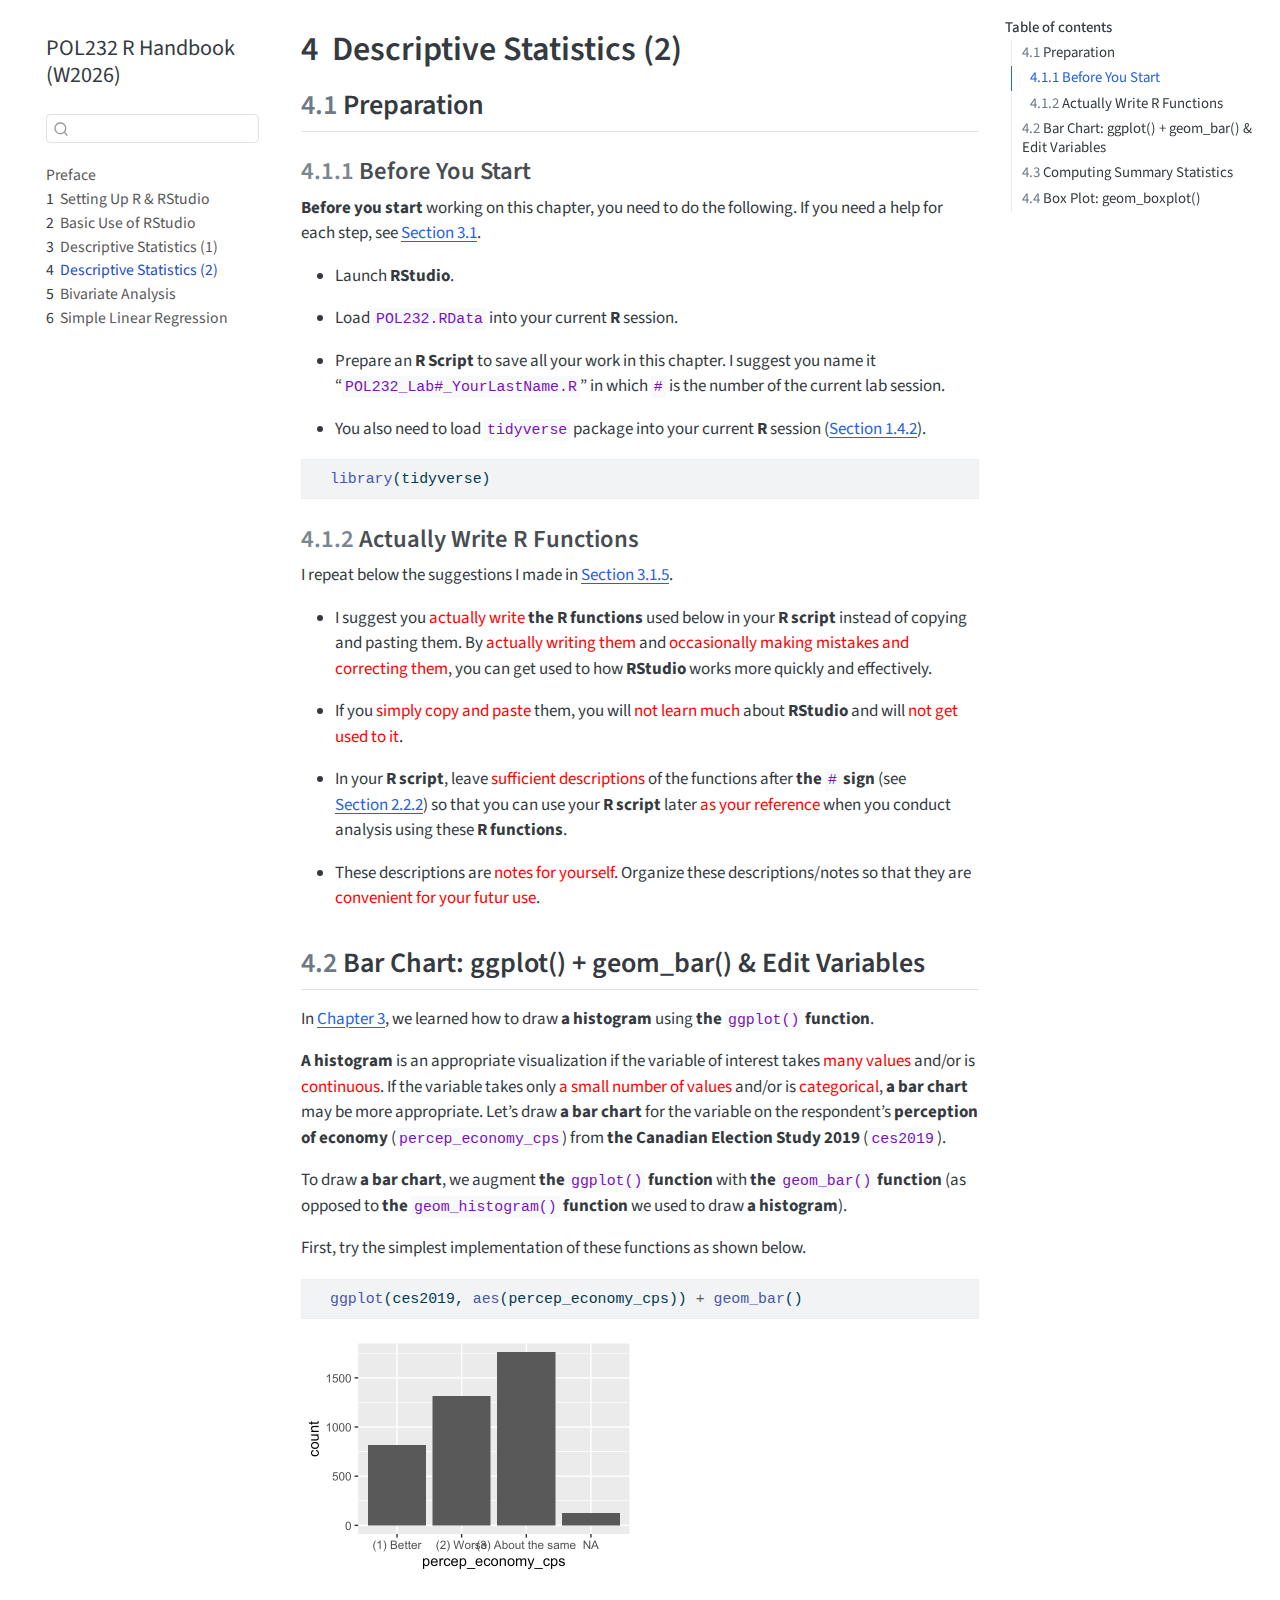
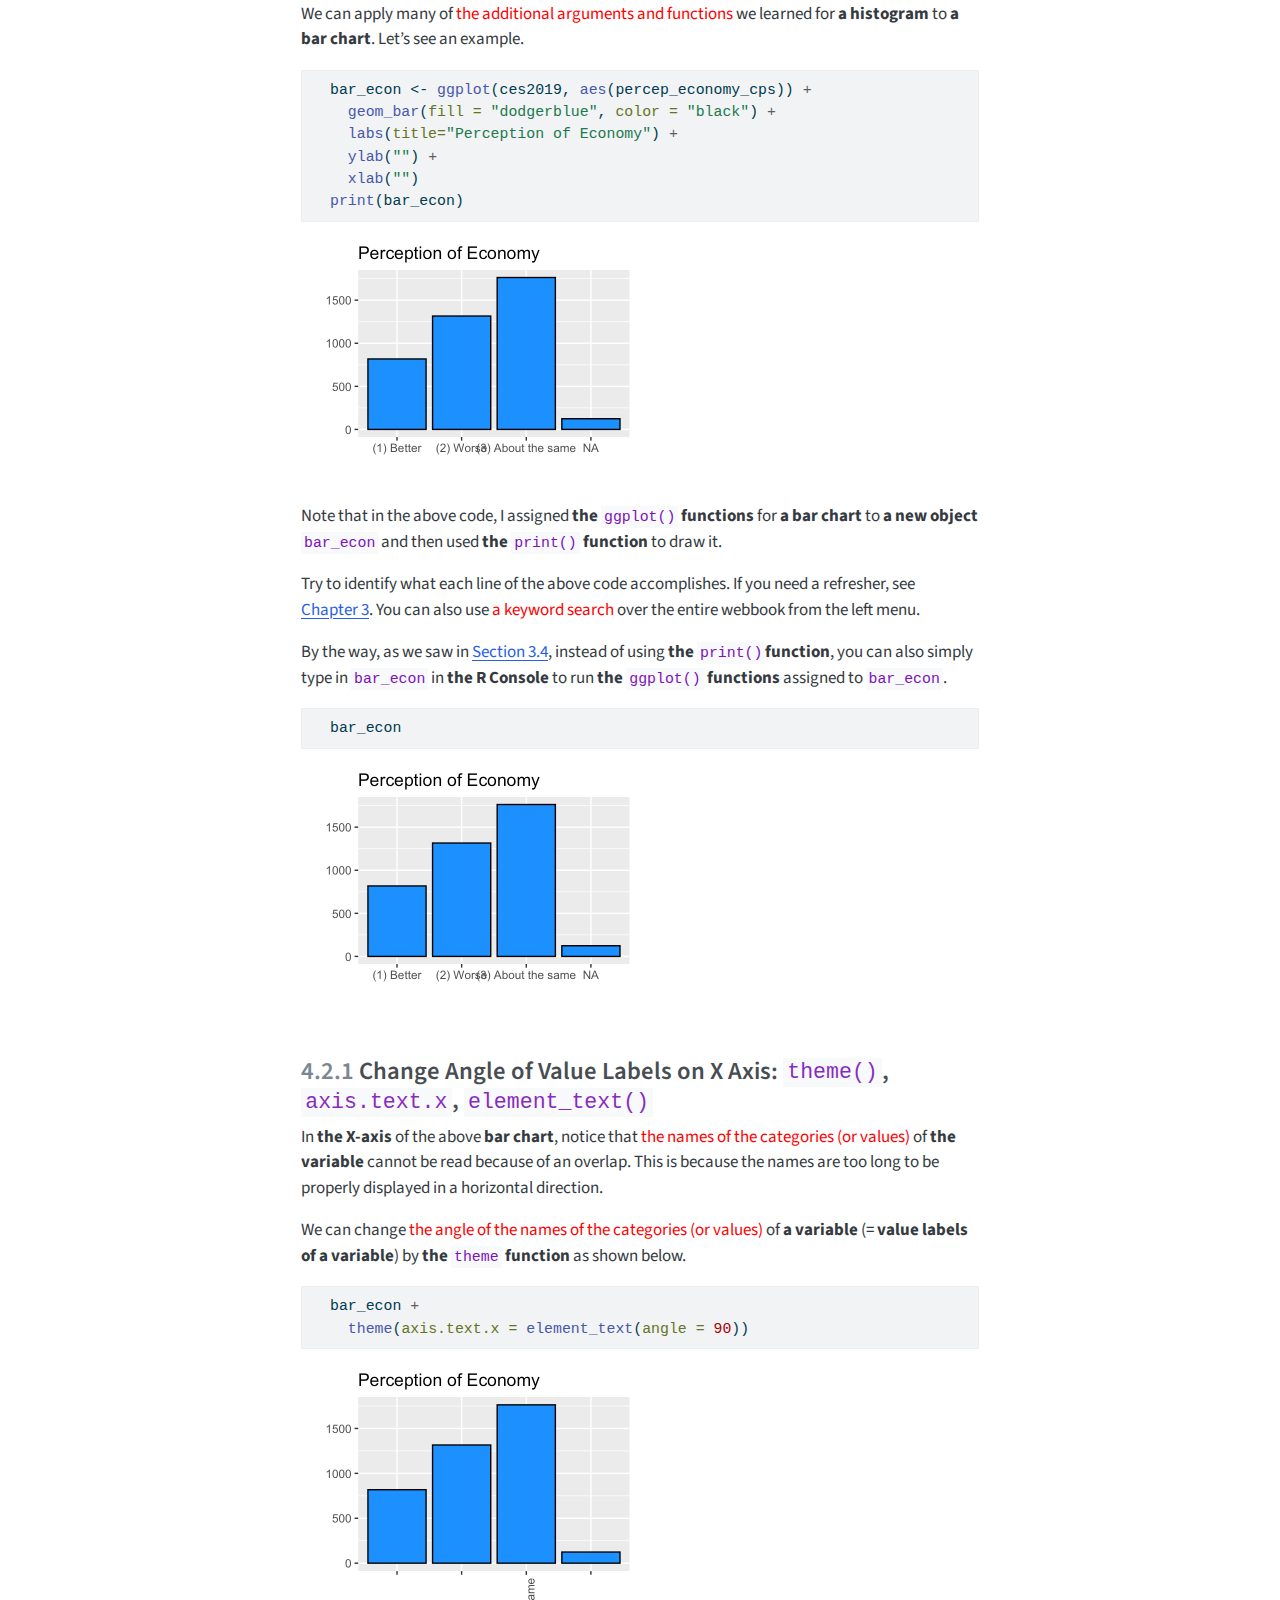
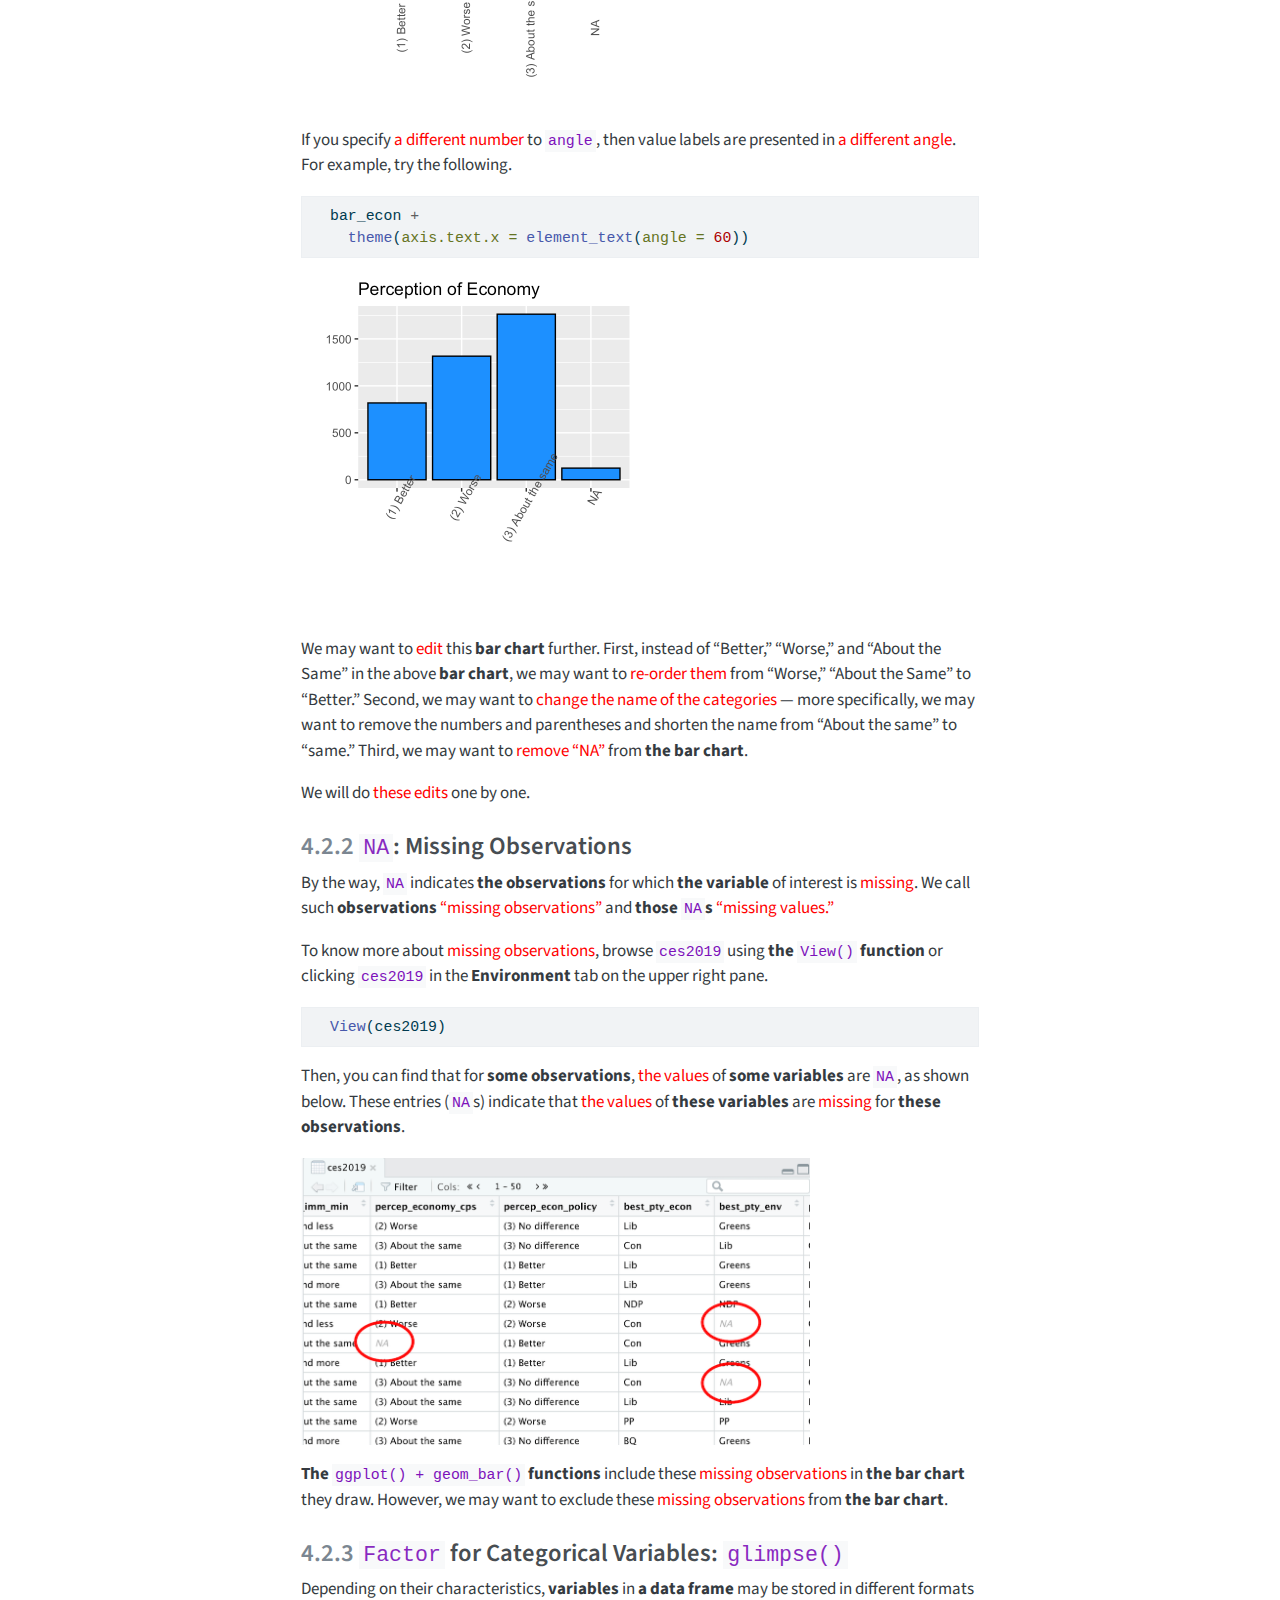
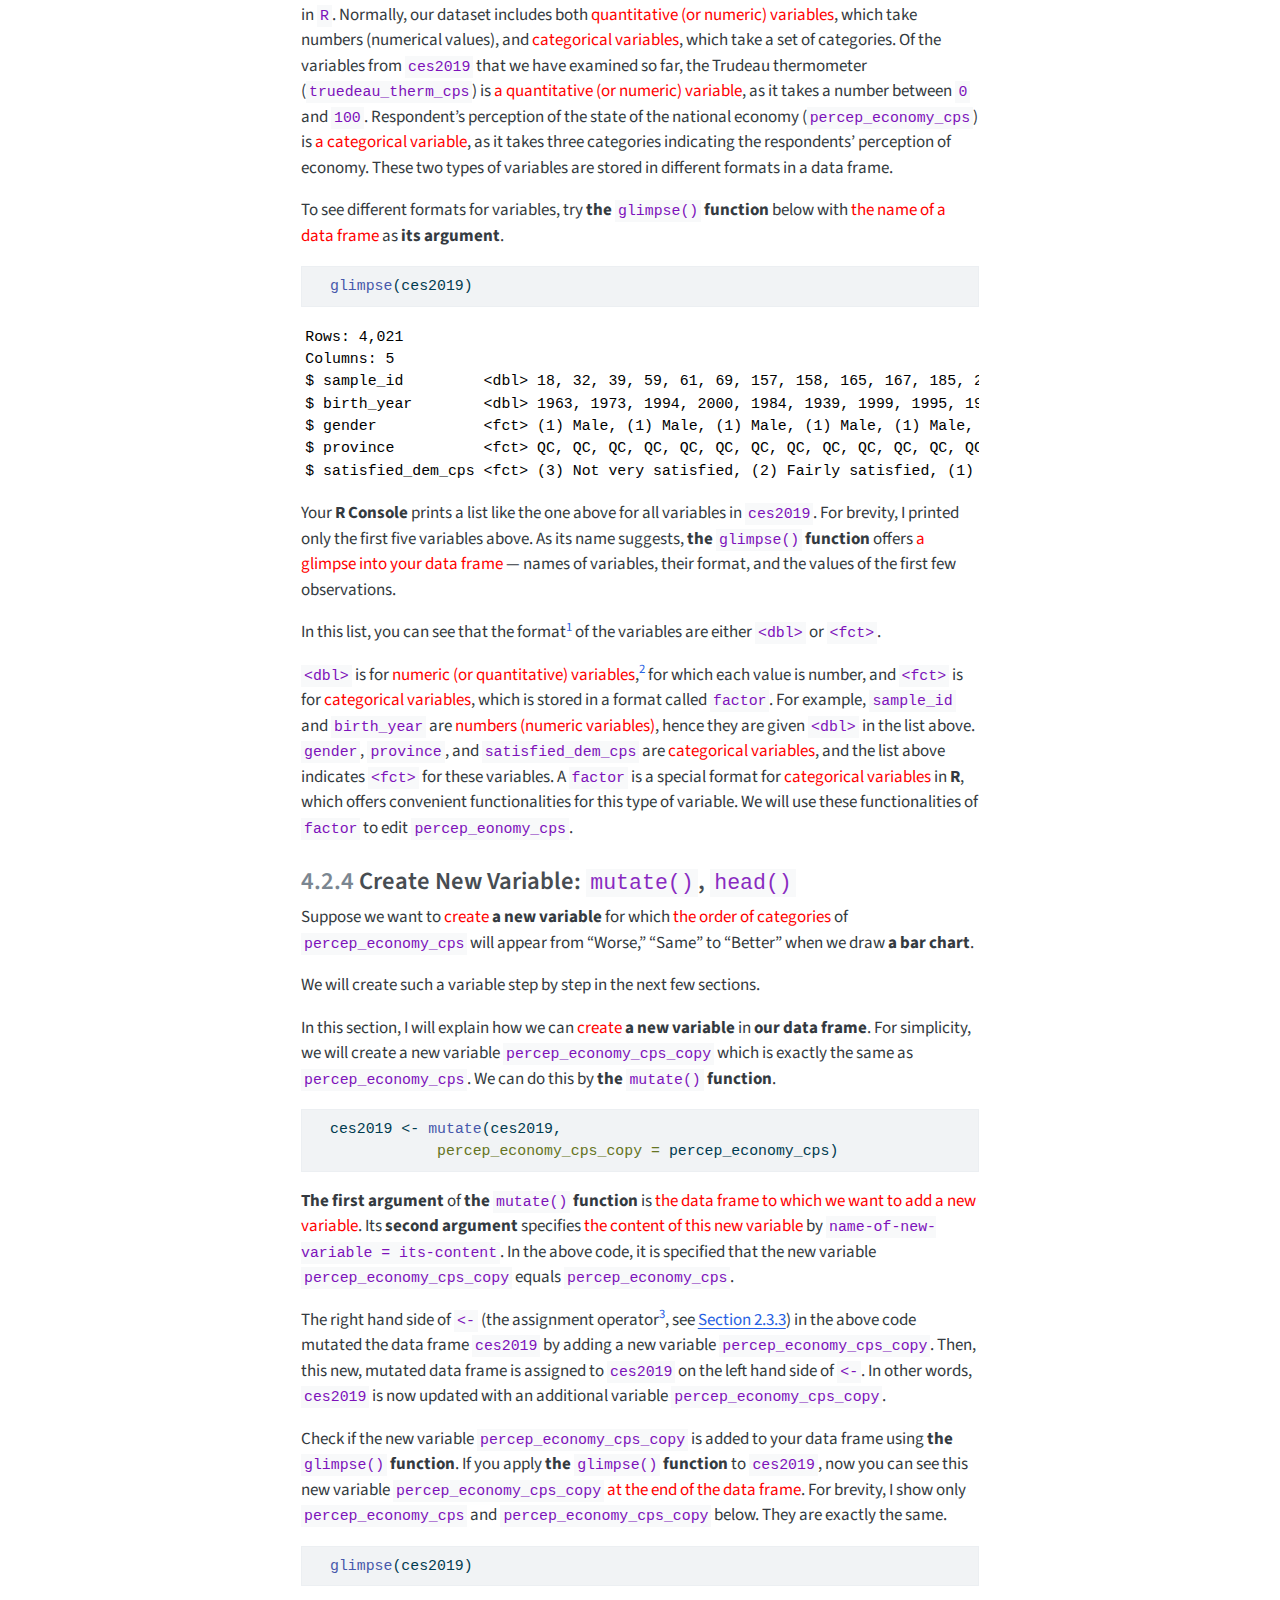
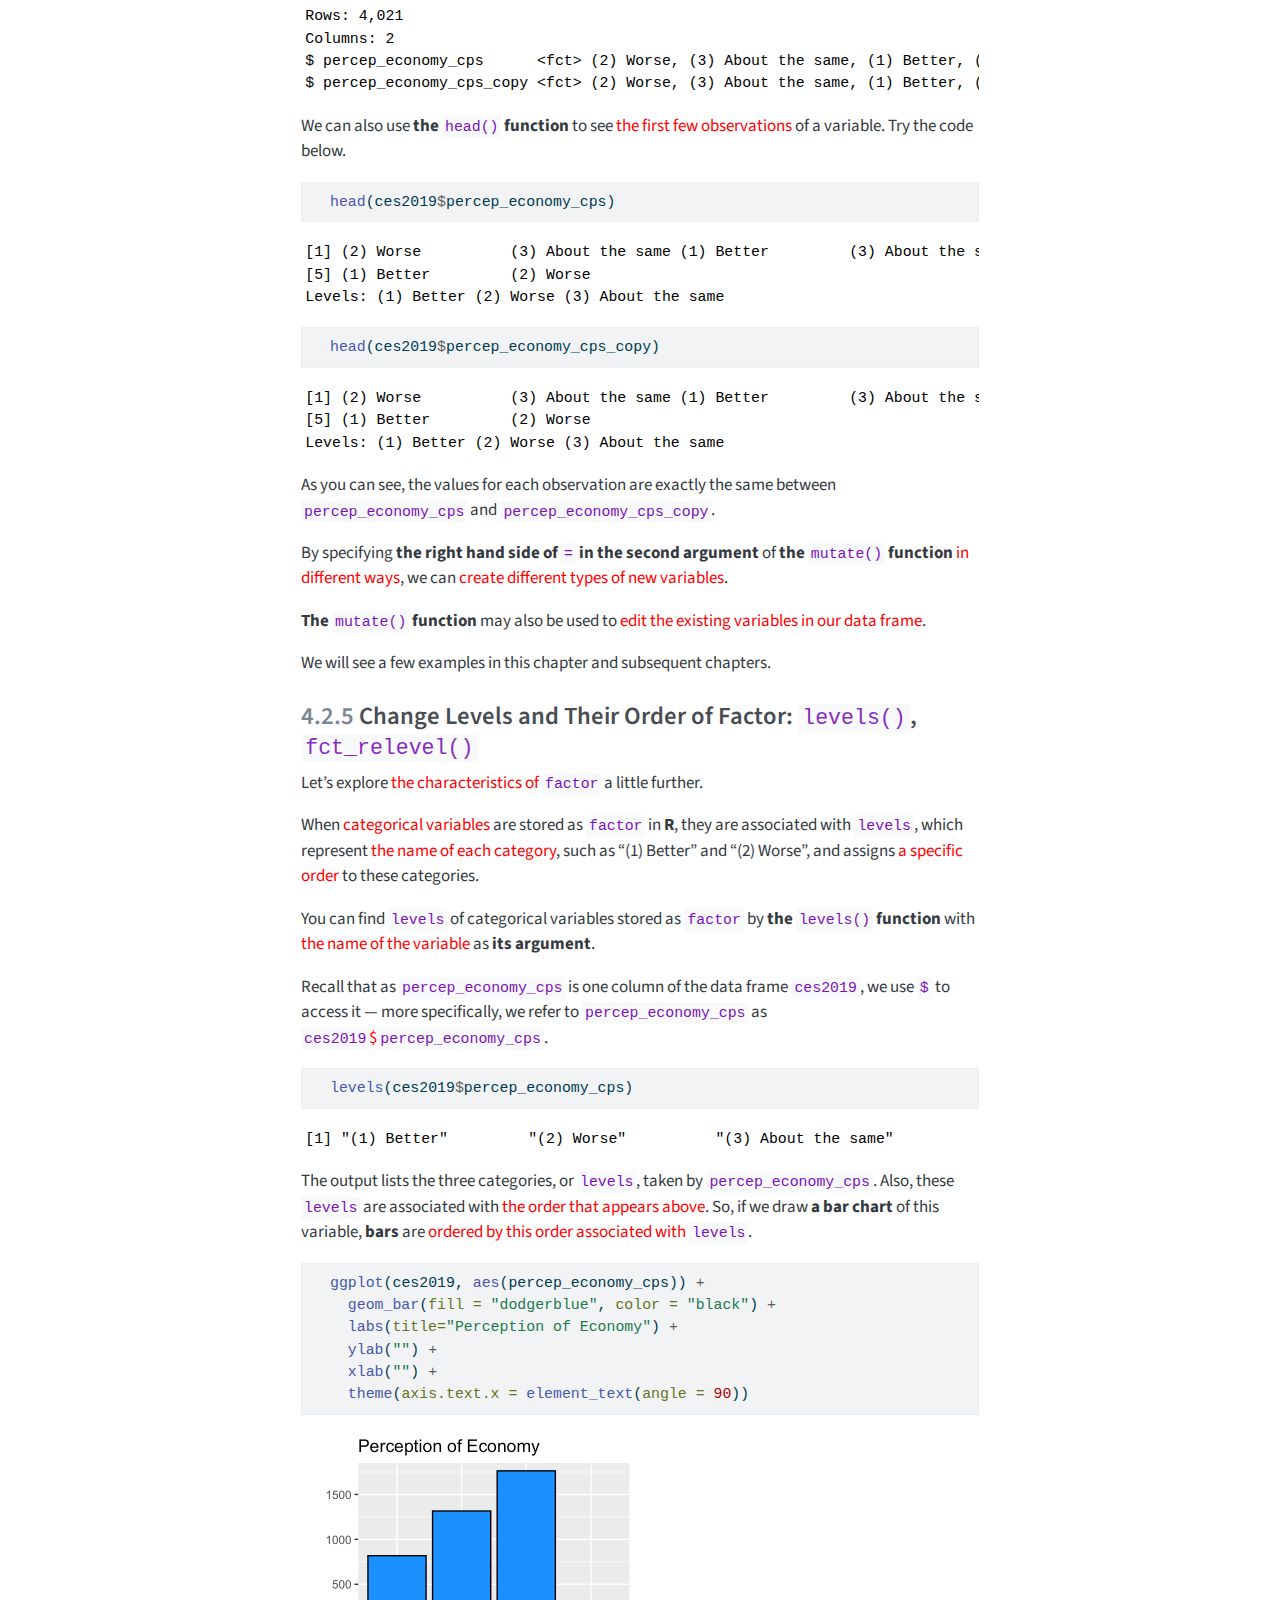
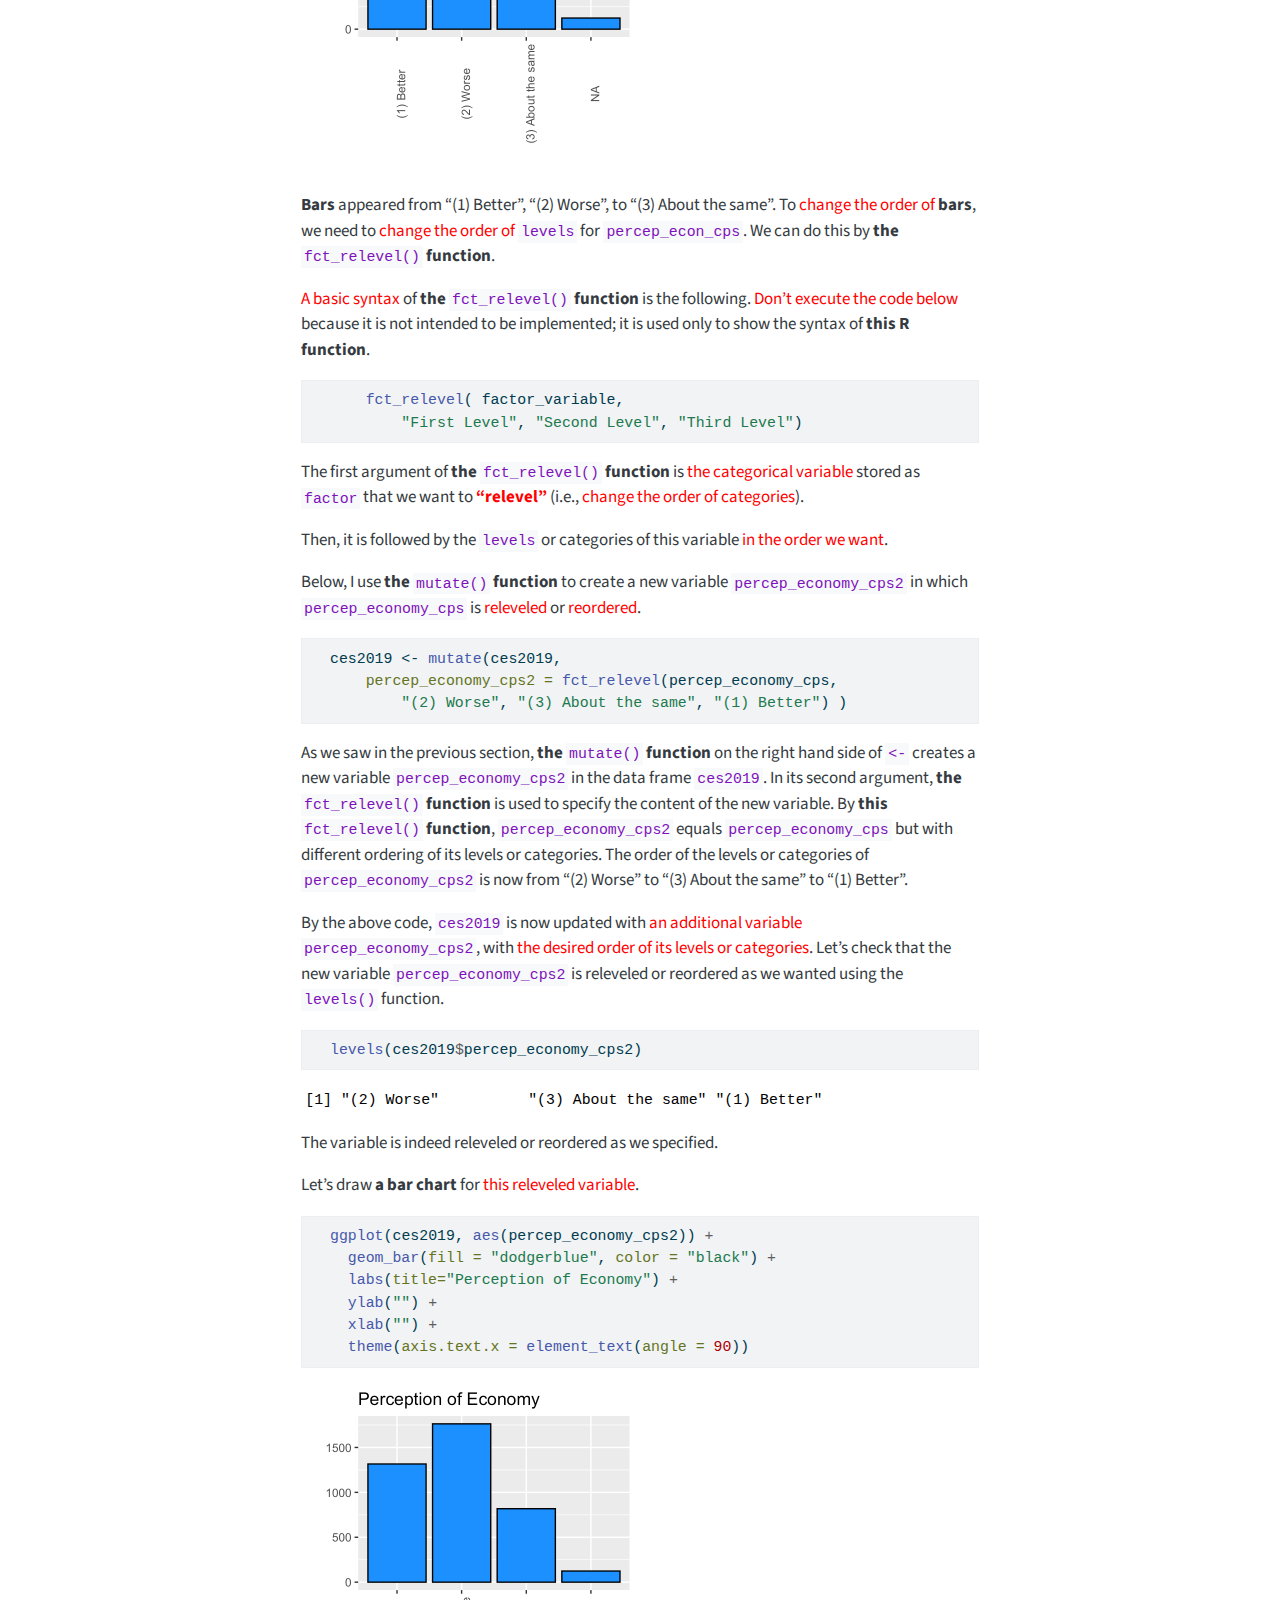
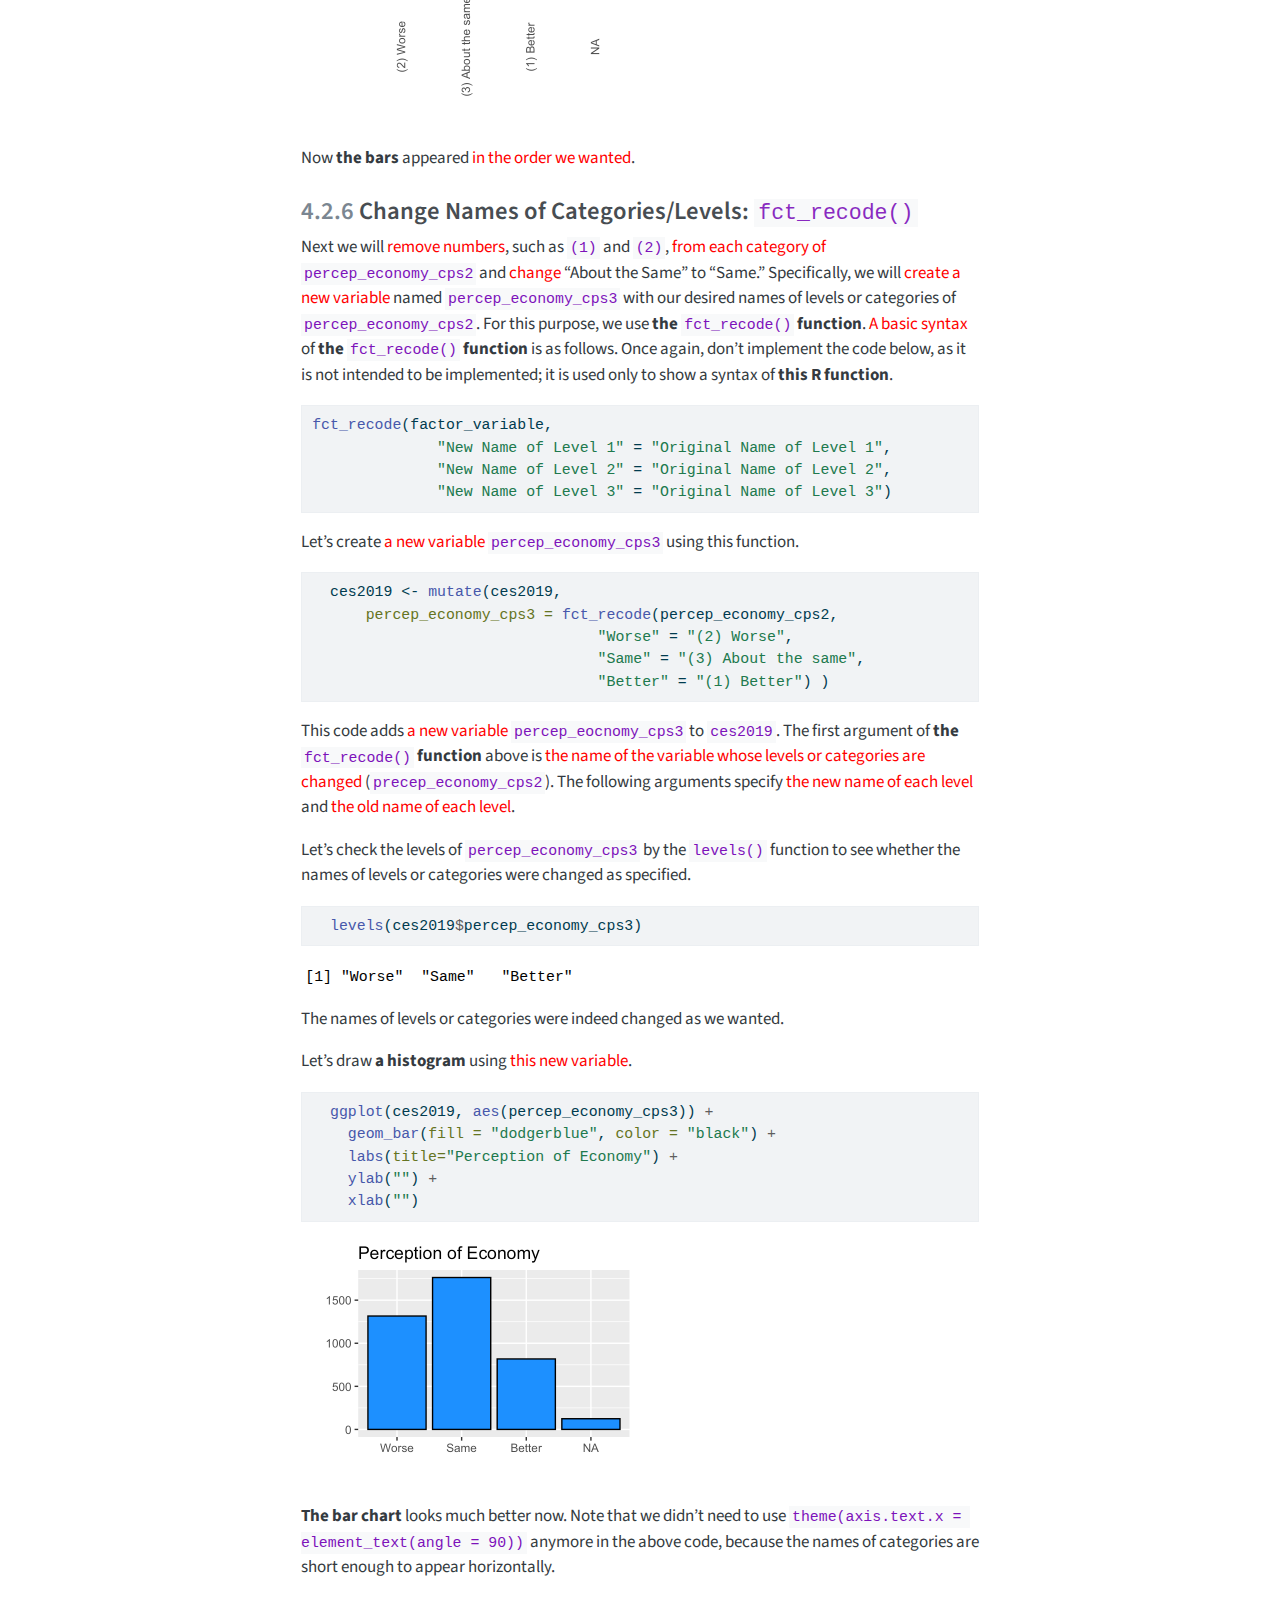
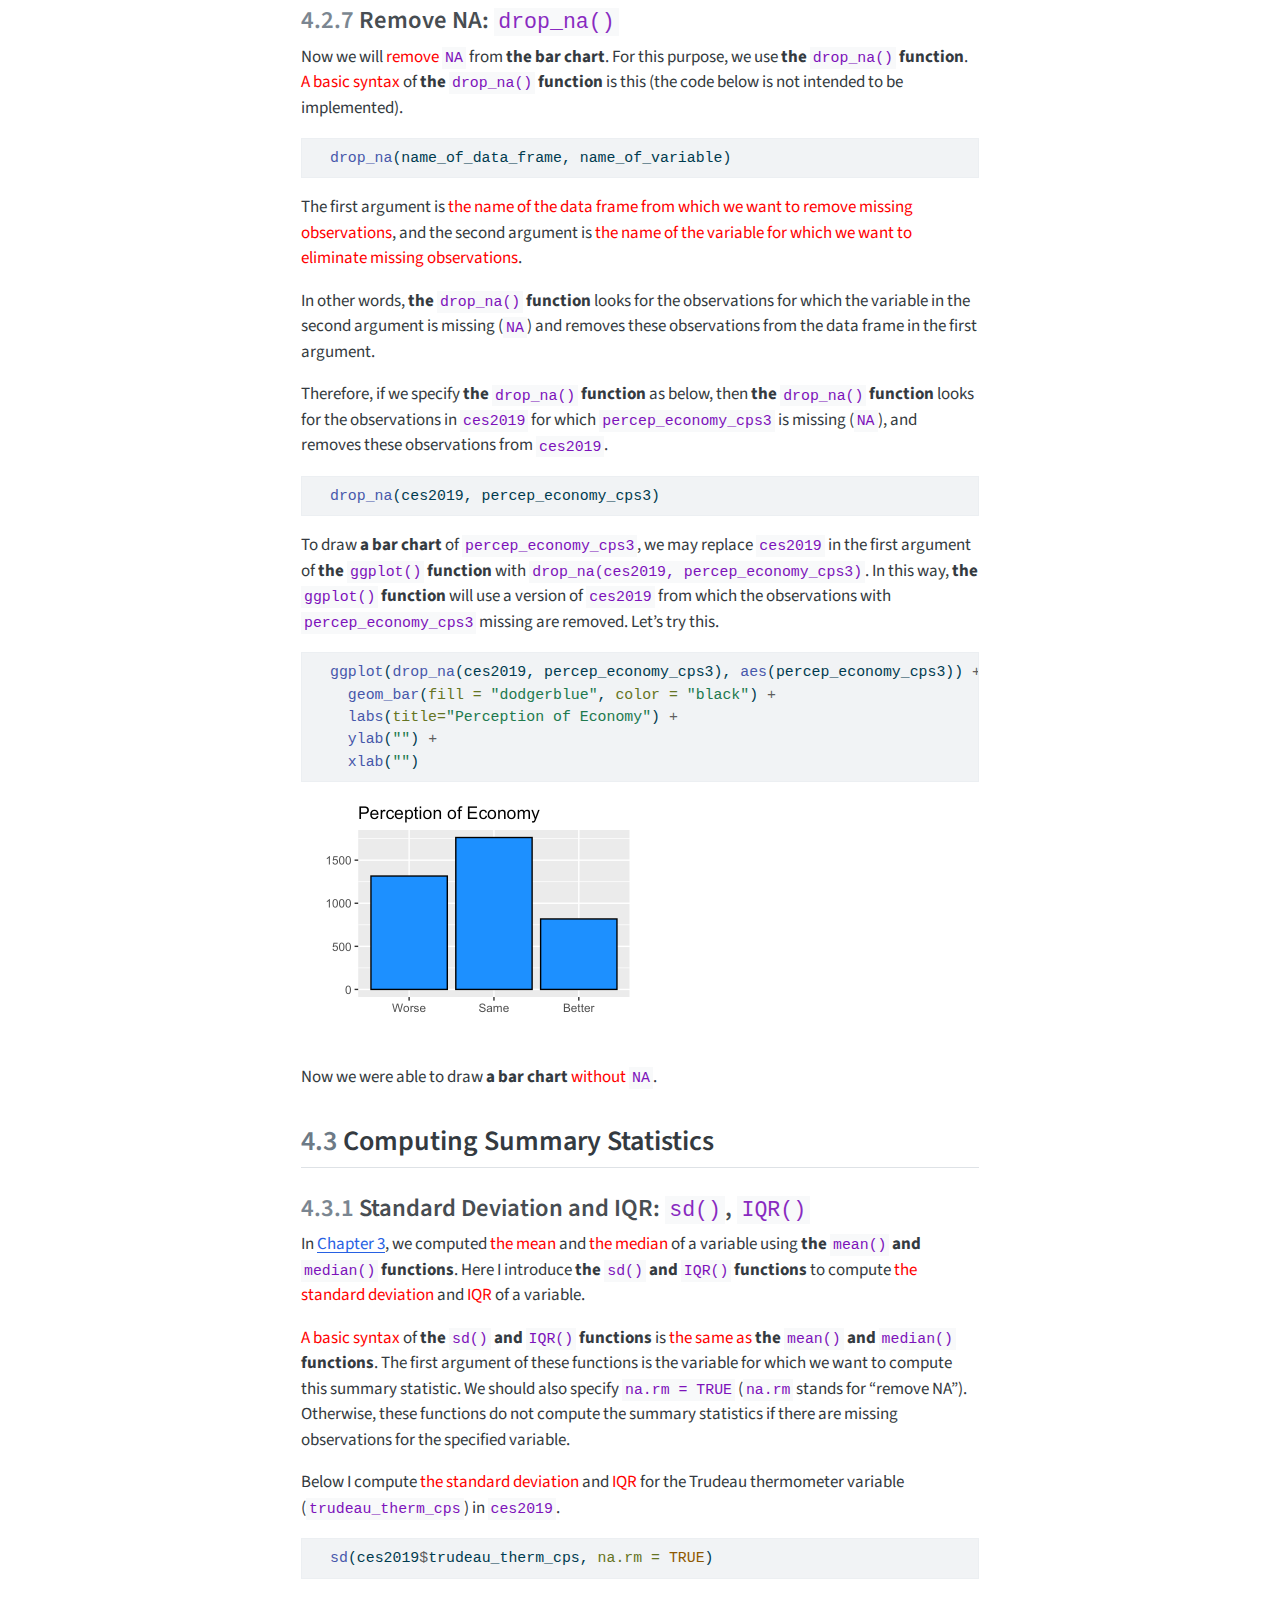
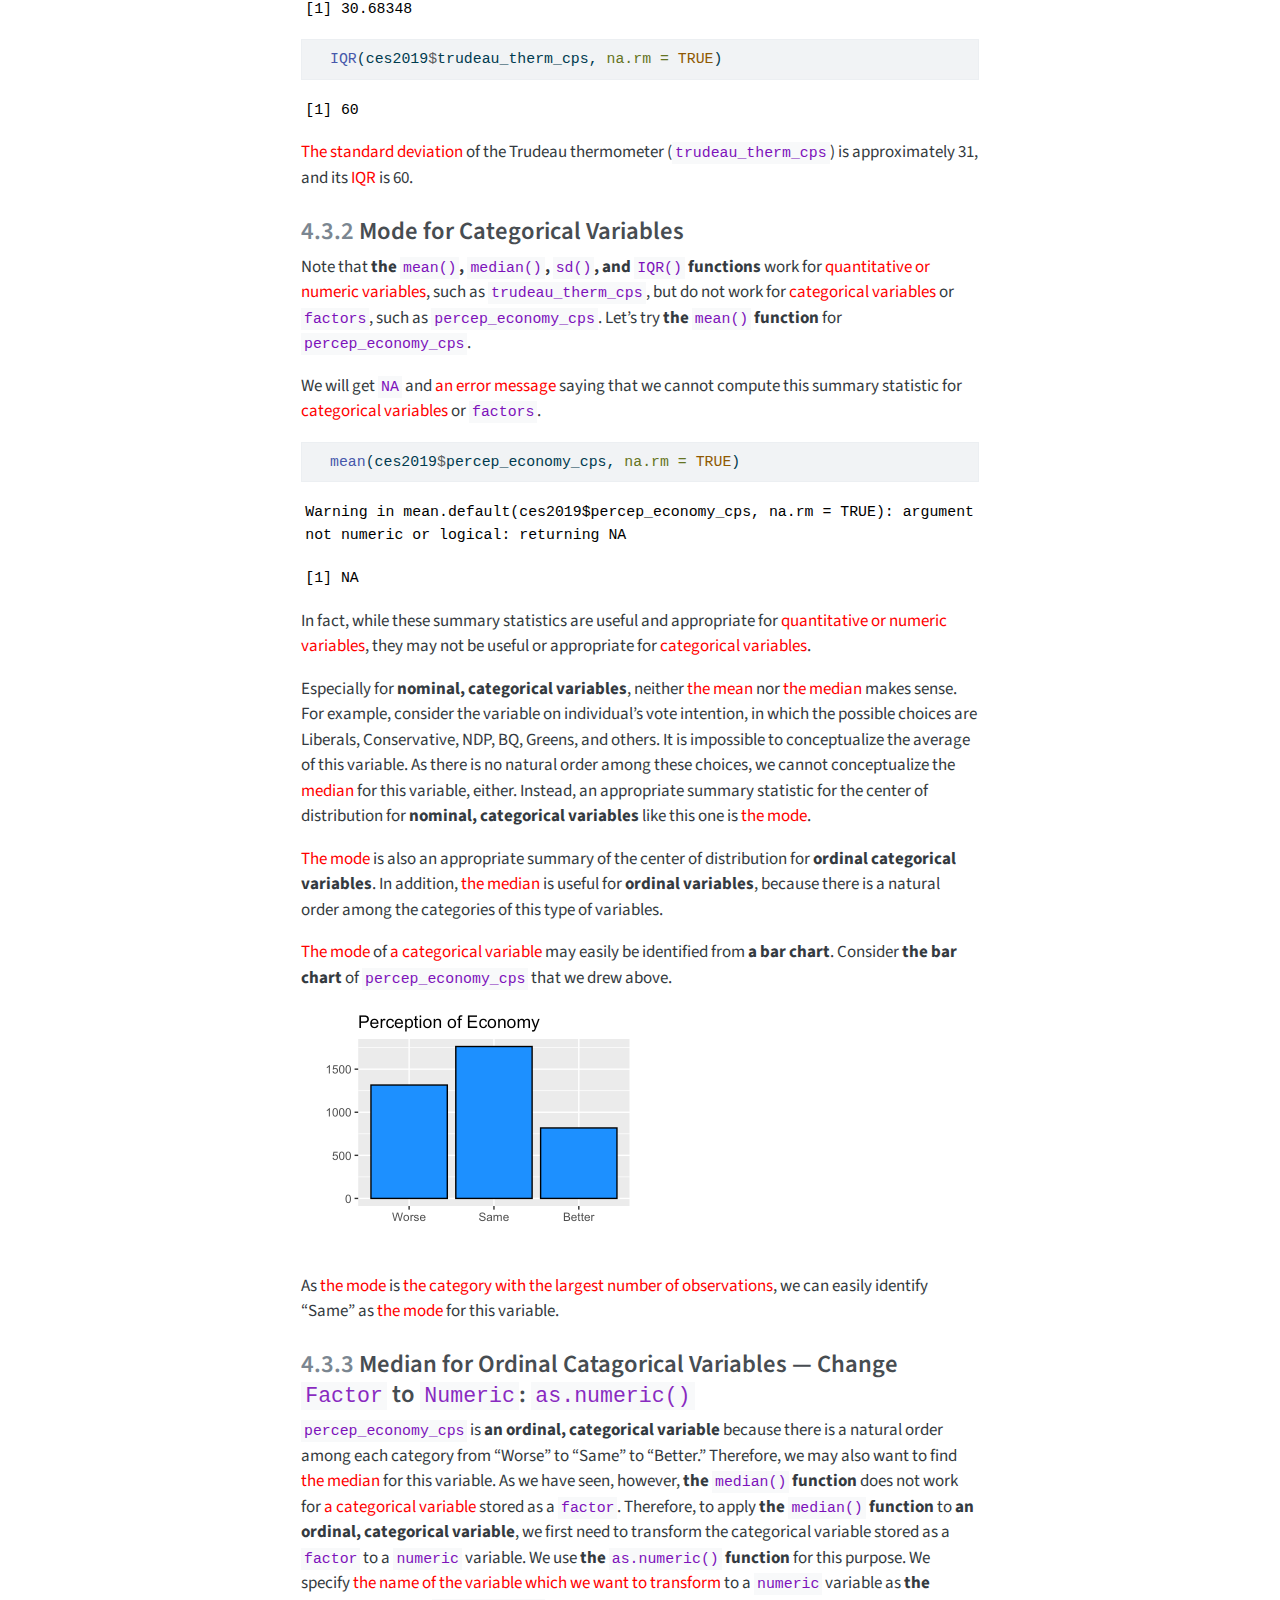
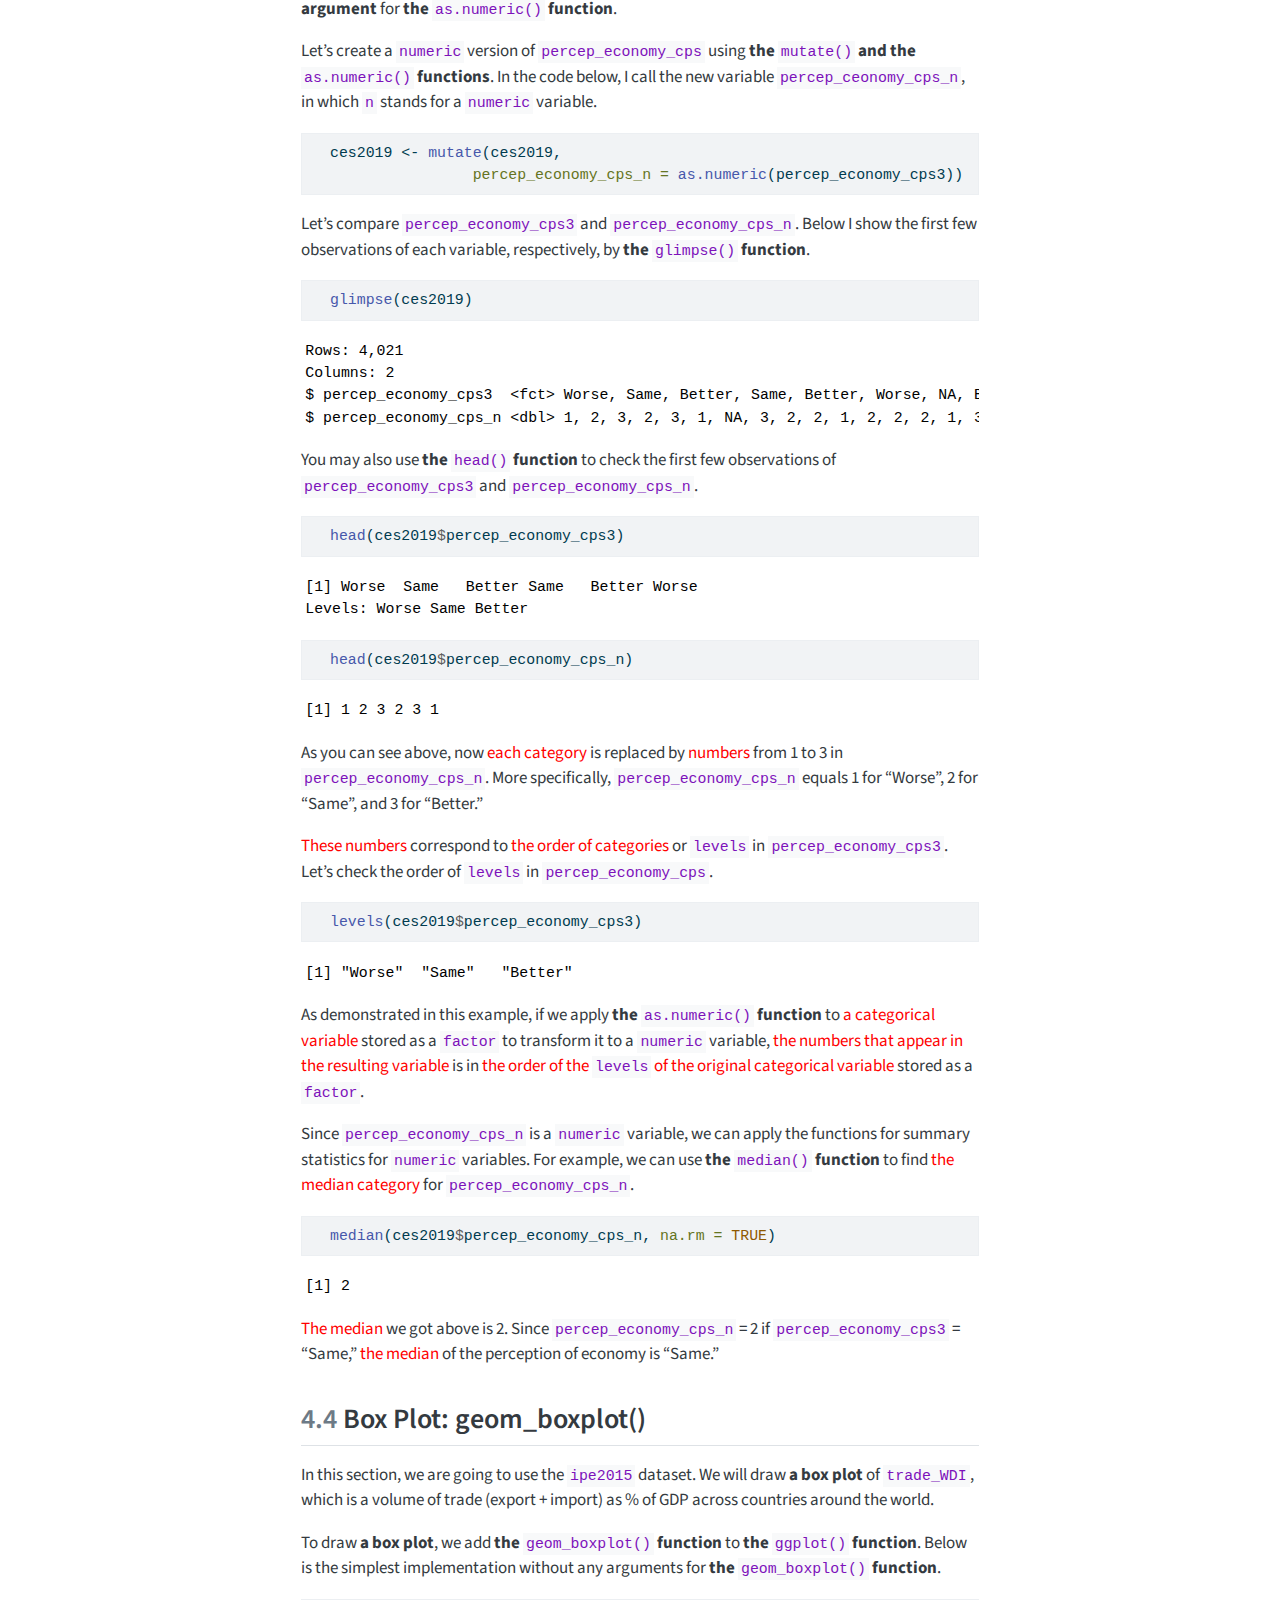
<file: docs/des2.html>
<!DOCTYPE html>
<html xmlns="http://www.w3.org/1999/xhtml" lang="en" xml:lang="en"><head>

<meta charset="utf-8">
<meta name="generator" content="quarto-1.7.32">

<meta name="viewport" content="width=device-width, initial-scale=1.0, user-scalable=yes">


<title>4&nbsp; Descriptive Statistics (2) – POL232 R Handbook (W2026)</title>
<style>
code{white-space: pre-wrap;}
span.smallcaps{font-variant: small-caps;}
div.columns{display: flex; gap: min(4vw, 1.5em);}
div.column{flex: auto; overflow-x: auto;}
div.hanging-indent{margin-left: 1.5em; text-indent: -1.5em;}
ul.task-list{list-style: none;}
ul.task-list li input[type="checkbox"] {
  width: 0.8em;
  margin: 0 0.8em 0.2em -1em; /* quarto-specific, see https://github.com/quarto-dev/quarto-cli/issues/4556 */ 
  vertical-align: middle;
}
/* CSS for syntax highlighting */
html { -webkit-text-size-adjust: 100%; }
pre > code.sourceCode { white-space: pre; position: relative; }
pre > code.sourceCode > span { display: inline-block; line-height: 1.25; }
pre > code.sourceCode > span:empty { height: 1.2em; }
.sourceCode { overflow: visible; }
code.sourceCode > span { color: inherit; text-decoration: inherit; }
div.sourceCode { margin: 1em 0; }
pre.sourceCode { margin: 0; }
@media screen {
div.sourceCode { overflow: auto; }
}
@media print {
pre > code.sourceCode { white-space: pre-wrap; }
pre > code.sourceCode > span { text-indent: -5em; padding-left: 5em; }
}
pre.numberSource code
  { counter-reset: source-line 0; }
pre.numberSource code > span
  { position: relative; left: -4em; counter-increment: source-line; }
pre.numberSource code > span > a:first-child::before
  { content: counter(source-line);
    position: relative; left: -1em; text-align: right; vertical-align: baseline;
    border: none; display: inline-block;
    -webkit-touch-callout: none; -webkit-user-select: none;
    -khtml-user-select: none; -moz-user-select: none;
    -ms-user-select: none; user-select: none;
    padding: 0 4px; width: 4em;
  }
pre.numberSource { margin-left: 3em;  padding-left: 4px; }
div.sourceCode
  {   }
@media screen {
pre > code.sourceCode > span > a:first-child::before { text-decoration: underline; }
}
</style>


<script src="site_libs/quarto-nav/quarto-nav.js"></script>
<script src="site_libs/quarto-nav/headroom.min.js"></script>
<script src="site_libs/clipboard/clipboard.min.js"></script>
<script src="site_libs/quarto-search/autocomplete.umd.js"></script>
<script src="site_libs/quarto-search/fuse.min.js"></script>
<script src="site_libs/quarto-search/quarto-search.js"></script>
<meta name="quarto:offset" content="./">
<link href="./bivariate.html" rel="next">
<link href="./des1.html" rel="prev">
<script src="site_libs/quarto-html/quarto.js" type="module"></script>
<script src="site_libs/quarto-html/tabsets/tabsets.js" type="module"></script>
<script src="site_libs/quarto-html/popper.min.js"></script>
<script src="site_libs/quarto-html/tippy.umd.min.js"></script>
<script src="site_libs/quarto-html/anchor.min.js"></script>
<link href="site_libs/quarto-html/tippy.css" rel="stylesheet">
<link href="site_libs/quarto-html/quarto-syntax-highlighting-37eea08aefeeee20ff55810ff984fec1.css" rel="stylesheet" id="quarto-text-highlighting-styles">
<script src="site_libs/bootstrap/bootstrap.min.js"></script>
<link href="site_libs/bootstrap/bootstrap-icons.css" rel="stylesheet">
<link href="site_libs/bootstrap/bootstrap-485d01fc63b59abcd3ee1bf1e8e2748d.min.css" rel="stylesheet" append-hash="true" id="quarto-bootstrap" data-mode="light">
<script id="quarto-search-options" type="application/json">{
  "location": "sidebar",
  "copy-button": false,
  "collapse-after": 3,
  "panel-placement": "start",
  "type": "textbox",
  "limit": 50,
  "keyboard-shortcut": [
    "f",
    "/",
    "s"
  ],
  "show-item-context": false,
  "language": {
    "search-no-results-text": "No results",
    "search-matching-documents-text": "matching documents",
    "search-copy-link-title": "Copy link to search",
    "search-hide-matches-text": "Hide additional matches",
    "search-more-match-text": "more match in this document",
    "search-more-matches-text": "more matches in this document",
    "search-clear-button-title": "Clear",
    "search-text-placeholder": "",
    "search-detached-cancel-button-title": "Cancel",
    "search-submit-button-title": "Submit",
    "search-label": "Search"
  }
}</script>


<link rel="stylesheet" href="styles.css">
</head>

<body class="nav-sidebar floating quarto-light">

<div id="quarto-search-results"></div>
  <header id="quarto-header" class="headroom fixed-top">
  <nav class="quarto-secondary-nav">
    <div class="container-fluid d-flex">
      <button type="button" class="quarto-btn-toggle btn" data-bs-toggle="collapse" role="button" data-bs-target=".quarto-sidebar-collapse-item" aria-controls="quarto-sidebar" aria-expanded="false" aria-label="Toggle sidebar navigation" onclick="if (window.quartoToggleHeadroom) { window.quartoToggleHeadroom(); }">
        <i class="bi bi-layout-text-sidebar-reverse"></i>
      </button>
        <nav class="quarto-page-breadcrumbs" aria-label="breadcrumb"><ol class="breadcrumb"><li class="breadcrumb-item"><a href="./des2.html"><span class="chapter-number">4</span>&nbsp; <span class="chapter-title">Descriptive Statistics (2)</span></a></li></ol></nav>
        <a class="flex-grow-1" role="navigation" data-bs-toggle="collapse" data-bs-target=".quarto-sidebar-collapse-item" aria-controls="quarto-sidebar" aria-expanded="false" aria-label="Toggle sidebar navigation" onclick="if (window.quartoToggleHeadroom) { window.quartoToggleHeadroom(); }">      
        </a>
      <button type="button" class="btn quarto-search-button" aria-label="Search" onclick="window.quartoOpenSearch();">
        <i class="bi bi-search"></i>
      </button>
    </div>
  </nav>
</header>
<!-- content -->
<div id="quarto-content" class="quarto-container page-columns page-rows-contents page-layout-article">
<!-- sidebar -->
  <nav id="quarto-sidebar" class="sidebar collapse collapse-horizontal quarto-sidebar-collapse-item sidebar-navigation floating overflow-auto">
    <div class="pt-lg-2 mt-2 text-left sidebar-header">
    <div class="sidebar-title mb-0 py-0">
      <a href="./">POL232 R Handbook (W2026)</a> 
    </div>
      </div>
        <div class="mt-2 flex-shrink-0 align-items-center">
        <div class="sidebar-search">
        <div id="quarto-search" class="" title="Search"></div>
        </div>
        </div>
    <div class="sidebar-menu-container"> 
    <ul class="list-unstyled mt-1">
        <li class="sidebar-item">
  <div class="sidebar-item-container"> 
  <a href="./index.html" class="sidebar-item-text sidebar-link">
 <span class="menu-text">Preface</span></a>
  </div>
</li>
        <li class="sidebar-item">
  <div class="sidebar-item-container"> 
  <a href="./setup.html" class="sidebar-item-text sidebar-link">
 <span class="menu-text"><span class="chapter-number">1</span>&nbsp; <span class="chapter-title">Setting Up R &amp; RStudio</span></span></a>
  </div>
</li>
        <li class="sidebar-item">
  <div class="sidebar-item-container"> 
  <a href="./basic.html" class="sidebar-item-text sidebar-link">
 <span class="menu-text"><span class="chapter-number">2</span>&nbsp; <span class="chapter-title">Basic Use of RStudio</span></span></a>
  </div>
</li>
        <li class="sidebar-item">
  <div class="sidebar-item-container"> 
  <a href="./des1.html" class="sidebar-item-text sidebar-link">
 <span class="menu-text"><span class="chapter-number">3</span>&nbsp; <span class="chapter-title">Descriptive Statistics (1)</span></span></a>
  </div>
</li>
        <li class="sidebar-item">
  <div class="sidebar-item-container"> 
  <a href="./des2.html" class="sidebar-item-text sidebar-link active">
 <span class="menu-text"><span class="chapter-number">4</span>&nbsp; <span class="chapter-title">Descriptive Statistics (2)</span></span></a>
  </div>
</li>
        <li class="sidebar-item">
  <div class="sidebar-item-container"> 
  <a href="./bivariate.html" class="sidebar-item-text sidebar-link">
 <span class="menu-text"><span class="chapter-number">5</span>&nbsp; <span class="chapter-title">Bivariate Analysis</span></span></a>
  </div>
</li>
        <li class="sidebar-item">
  <div class="sidebar-item-container"> 
  <a href="./simp_linreg.html" class="sidebar-item-text sidebar-link">
 <span class="menu-text"><span class="chapter-number">6</span>&nbsp; <span class="chapter-title">Simple Linear Regression</span></span></a>
  </div>
</li>
    </ul>
    </div>
</nav>
<div id="quarto-sidebar-glass" class="quarto-sidebar-collapse-item" data-bs-toggle="collapse" data-bs-target=".quarto-sidebar-collapse-item"></div>
<!-- margin-sidebar -->
    <div id="quarto-margin-sidebar" class="sidebar margin-sidebar">
        <nav id="TOC" role="doc-toc" class="toc-active">
    <h2 id="toc-title">Table of contents</h2>
   
  <ul>
  <li><a href="#preparation" id="toc-preparation" class="nav-link active" data-scroll-target="#preparation"><span class="header-section-number">4.1</span> Preparation</a>
  <ul class="collapse">
  <li><a href="#before-you-start" id="toc-before-you-start" class="nav-link" data-scroll-target="#before-you-start"><span class="header-section-number">4.1.1</span> Before You Start</a></li>
  <li><a href="#actually-write-r-functions" id="toc-actually-write-r-functions" class="nav-link" data-scroll-target="#actually-write-r-functions"><span class="header-section-number">4.1.2</span> Actually Write R Functions</a></li>
  </ul></li>
  <li><a href="#sec-bar-chart-edit-vars" id="toc-sec-bar-chart-edit-vars" class="nav-link" data-scroll-target="#sec-bar-chart-edit-vars"><span class="header-section-number">4.2</span> Bar Chart: ggplot() + geom_bar() &amp; Edit Variables</a>
  <ul class="collapse">
  <li><a href="#change-angle-of-value-labels-on-x-axis-theme-axis.text.x-element_text" id="toc-change-angle-of-value-labels-on-x-axis-theme-axis.text.x-element_text" class="nav-link" data-scroll-target="#change-angle-of-value-labels-on-x-axis-theme-axis.text.x-element_text"><span class="header-section-number">4.2.1</span> Change Angle of Value Labels on X Axis: <code>theme()</code>, <code>axis.text.x</code>, <code>element_text()</code></a></li>
  <li><a href="#na-missing-observations" id="toc-na-missing-observations" class="nav-link" data-scroll-target="#na-missing-observations"><span class="header-section-number">4.2.2</span> <code>NA</code>: Missing Observations</a></li>
  <li><a href="#factor-for-categorical-variables-glimpse" id="toc-factor-for-categorical-variables-glimpse" class="nav-link" data-scroll-target="#factor-for-categorical-variables-glimpse"><span class="header-section-number">4.2.3</span> <code>Factor</code> for Categorical Variables: <code>glimpse()</code></a></li>
  <li><a href="#create-new-variable-mutate-head" id="toc-create-new-variable-mutate-head" class="nav-link" data-scroll-target="#create-new-variable-mutate-head"><span class="header-section-number">4.2.4</span> Create New Variable: <code>mutate()</code>, <code>head()</code></a></li>
  <li><a href="#sec-change-factor-levels-order" id="toc-sec-change-factor-levels-order" class="nav-link" data-scroll-target="#sec-change-factor-levels-order"><span class="header-section-number">4.2.5</span> Change Levels and Their Order of Factor: <code>levels()</code>, <code>fct_relevel()</code></a></li>
  <li><a href="#sec-change-factor-levels-names" id="toc-sec-change-factor-levels-names" class="nav-link" data-scroll-target="#sec-change-factor-levels-names"><span class="header-section-number">4.2.6</span> Change Names of Categories/Levels: <code>fct_recode()</code></a></li>
  <li><a href="#sec-remove-na" id="toc-sec-remove-na" class="nav-link" data-scroll-target="#sec-remove-na"><span class="header-section-number">4.2.7</span> Remove NA: <code>drop_na()</code></a></li>
  </ul></li>
  <li><a href="#computing-summary-statistics" id="toc-computing-summary-statistics" class="nav-link" data-scroll-target="#computing-summary-statistics"><span class="header-section-number">4.3</span> Computing Summary Statistics</a>
  <ul class="collapse">
  <li><a href="#standard-deviation-and-iqr-sd-iqr" id="toc-standard-deviation-and-iqr-sd-iqr" class="nav-link" data-scroll-target="#standard-deviation-and-iqr-sd-iqr"><span class="header-section-number">4.3.1</span> Standard Deviation and IQR: <code>sd()</code>, <code>IQR()</code></a></li>
  <li><a href="#mode-for-categorical-variables" id="toc-mode-for-categorical-variables" class="nav-link" data-scroll-target="#mode-for-categorical-variables"><span class="header-section-number">4.3.2</span> Mode for Categorical Variables</a></li>
  <li><a href="#sec-factor-to-numeric" id="toc-sec-factor-to-numeric" class="nav-link" data-scroll-target="#sec-factor-to-numeric"><span class="header-section-number">4.3.3</span> Median for Ordinal Catagorical Variables — Change <code>Factor</code> to <code>Numeric</code>: <code>as.numeric()</code></a></li>
  </ul></li>
  <li><a href="#box-plot-geom_boxplot" id="toc-box-plot-geom_boxplot" class="nav-link" data-scroll-target="#box-plot-geom_boxplot"><span class="header-section-number">4.4</span> Box Plot: geom_boxplot()</a></li>
  </ul>
</nav>
    </div>
<!-- main -->
<main class="content" id="quarto-document-content">

<header id="title-block-header" class="quarto-title-block default">
<div class="quarto-title">
<h1 class="title"><span id="sec-des2" class="quarto-section-identifier"><span class="chapter-number">4</span>&nbsp; <span class="chapter-title">Descriptive Statistics (2)</span></span></h1>
</div>



<div class="quarto-title-meta">

    
  
    
  </div>
  


</header>


<section id="preparation" class="level2" data-number="4.1">
<h2 data-number="4.1" class="anchored" data-anchor-id="preparation"><span class="header-section-number">4.1</span> Preparation</h2>
<section id="before-you-start" class="level3" data-number="4.1.1">
<h3 data-number="4.1.1" class="anchored" data-anchor-id="before-you-start"><span class="header-section-number">4.1.1</span> Before You Start</h3>
<p><strong>Before you start</strong> working on this chapter, you need to do the following. If you need a help for each step, see <a href="des1.html#sec-preparation" class="quarto-xref"><span>Section 3.1</span></a>.</p>
<ul>
<li><p>Launch <strong>RStudio</strong>.</p></li>
<li><p>Load <code>POL232.RData</code> into your current <strong>R</strong> session.</p></li>
<li><p>Prepare an <strong>R Script</strong> to save all your work in this chapter. I suggest you name it “<code>POL232_Lab#_YourLastName.R</code>” in which <code>#</code> is the number of the current lab session.</p></li>
<li><p>You also need to load <code>tidyverse</code> package into your current <strong>R</strong> session (<a href="setup.html#sec-load-packages" class="quarto-xref"><span>Section 1.4.2</span></a>).</p></li>
</ul>
<div class="cell">
<div class="sourceCode cell-code" id="cb1"><pre class="sourceCode r code-with-copy"><code class="sourceCode r"><span id="cb1-1"><a href="#cb1-1" aria-hidden="true" tabindex="-1"></a>  <span class="fu">library</span>(tidyverse)</span></code><button title="Copy to Clipboard" class="code-copy-button"><i class="bi"></i></button></pre></div>
</div>
</section>
<section id="actually-write-r-functions" class="level3" data-number="4.1.2">
<h3 data-number="4.1.2" class="anchored" data-anchor-id="actually-write-r-functions"><span class="header-section-number">4.1.2</span> Actually Write R Functions</h3>
<p>I repeat below the suggestions I made in <a href="des1.html#sec-actually-write-rscript" class="quarto-xref"><span>Section 3.1.5</span></a>.</p>
<ul>
<li><p>I suggest you <span class="red-text">actually write</span> <strong>the R functions</strong> used below in your <strong>R script</strong> instead of copying and pasting them. By <span class="red-text">actually writing them</span> and <span class="red-text">occasionally making mistakes and correcting them</span>, you can get used to how <strong>RStudio</strong> works more quickly and effectively.</p></li>
<li><p>If you <span class="red-text">simply copy and paste</span> them, you will <span class="red-text">not learn much</span> about <strong>RStudio</strong> and will <span class="red-text">not get used to it</span>.</p></li>
<li><p>In your <strong>R script</strong>, leave <span class="red-text">sufficient descriptions</span> of the functions after <strong>the <code>#</code> sign</strong> (see <a href="basic.html#sec-r-comments" class="quarto-xref"><span>Section 2.2.2</span></a>) so that you can use your <strong>R script</strong> later <span class="red-text">as your reference</span> when you conduct analysis using these <strong>R functions</strong>.</p></li>
<li><p>These descriptions are <span class="red-text">notes for yourself</span>. Organize these descriptions/notes so that they are <span class="red-text">convenient for your futur use</span>.</p></li>
</ul>
</section>
</section>
<section id="sec-bar-chart-edit-vars" class="level2" data-number="4.2">
<h2 data-number="4.2" class="anchored" data-anchor-id="sec-bar-chart-edit-vars"><span class="header-section-number">4.2</span> Bar Chart: ggplot() + geom_bar() &amp; Edit Variables</h2>
<p>In <a href="des1.html" class="quarto-xref"><span>Chapter 3</span></a>, we learned how to draw <strong>a histogram</strong> using <strong>the <code>ggplot()</code> function</strong>.</p>
<p><strong>A histogram</strong> is an appropriate visualization if the variable of interest takes <span class="red-text">many values</span> and/or is <span class="red-text">continuous</span>. If the variable takes only <span class="red-text">a small number of values</span> and/or is <span class="red-text">categorical</span>, <strong>a bar chart</strong> may be more appropriate. Let’s draw <strong>a bar chart</strong> for the variable on the respondent’s <strong>perception of economy</strong> (<code>percep_economy_cps</code>) from <strong>the Canadian Election Study 2019</strong> (<code>ces2019</code>).</p>
<p>To draw <strong>a bar chart</strong>, we augment <strong>the <code>ggplot()</code> function</strong> with <strong>the <code>geom_bar()</code> function</strong> (as opposed to <strong>the <code>geom_histogram()</code> function</strong> we used to draw <strong>a histogram</strong>).</p>
<p>First, try the simplest implementation of these functions as shown below.</p>
<div class="cell">
<div class="sourceCode cell-code" id="cb2"><pre class="sourceCode r code-with-copy"><code class="sourceCode r"><span id="cb2-1"><a href="#cb2-1" aria-hidden="true" tabindex="-1"></a>  <span class="fu">ggplot</span>(ces2019, <span class="fu">aes</span>(percep_economy_cps)) <span class="sc">+</span> <span class="fu">geom_bar</span>()</span></code><button title="Copy to Clipboard" class="code-copy-button"><i class="bi"></i></button></pre></div>
<div class="cell-output-display">
<div>
<figure class="figure">
<p><img src="des2_files/figure-html/unnamed-chunk-3-1.png" class="img-fluid figure-img" width="336"></p>
</figure>
</div>
</div>
</div>
<p>We can apply many of <span class="red-text">the additional arguments and functions</span> we learned for <strong>a histogram</strong> to <strong>a bar chart</strong>. Let’s see an example.</p>
<div class="cell">
<div class="sourceCode cell-code" id="cb3"><pre class="sourceCode r code-with-copy"><code class="sourceCode r"><span id="cb3-1"><a href="#cb3-1" aria-hidden="true" tabindex="-1"></a>  bar_econ <span class="ot">&lt;-</span> <span class="fu">ggplot</span>(ces2019, <span class="fu">aes</span>(percep_economy_cps)) <span class="sc">+</span> </span>
<span id="cb3-2"><a href="#cb3-2" aria-hidden="true" tabindex="-1"></a>    <span class="fu">geom_bar</span>(<span class="at">fill =</span> <span class="st">"dodgerblue"</span>, <span class="at">color =</span> <span class="st">"black"</span>) <span class="sc">+</span></span>
<span id="cb3-3"><a href="#cb3-3" aria-hidden="true" tabindex="-1"></a>    <span class="fu">labs</span>(<span class="at">title=</span><span class="st">"Perception of Economy"</span>) <span class="sc">+</span></span>
<span id="cb3-4"><a href="#cb3-4" aria-hidden="true" tabindex="-1"></a>    <span class="fu">ylab</span>(<span class="st">""</span>) <span class="sc">+</span></span>
<span id="cb3-5"><a href="#cb3-5" aria-hidden="true" tabindex="-1"></a>    <span class="fu">xlab</span>(<span class="st">""</span>)</span>
<span id="cb3-6"><a href="#cb3-6" aria-hidden="true" tabindex="-1"></a>  <span class="fu">print</span>(bar_econ)</span></code><button title="Copy to Clipboard" class="code-copy-button"><i class="bi"></i></button></pre></div>
<div class="cell-output-display">
<div>
<figure class="figure">
<p><img src="des2_files/figure-html/unnamed-chunk-4-1.png" class="img-fluid figure-img" width="336"></p>
</figure>
</div>
</div>
</div>
<p>Note that in the above code, I assigned <strong>the <code>ggplot()</code> functions</strong> for <strong>a bar chart</strong> to <strong>a new object <code>bar_econ</code></strong> and then used <strong>the <code>print()</code> function</strong> to draw it.</p>
<p>Try to identify what each line of the above code accomplishes. If you need a refresher, see <a href="des1.html" class="quarto-xref"><span>Chapter 3</span></a>. You can also use <span class="red-text">a keyword search</span> over the entire webbook from the left menu.</p>
<p>By the way, as we saw in <a href="des1.html#sec-assign-hist-new-object" class="quarto-xref"><span>Section 3.4</span></a>, instead of using <strong>the <code>print()</code>function</strong>, you can also simply type in <code>bar_econ</code> in <strong>the R Console</strong> to run <strong>the <code>ggplot()</code> functions</strong> assigned to <code>bar_econ</code>.</p>
<div class="cell">
<div class="sourceCode cell-code" id="cb4"><pre class="sourceCode r code-with-copy"><code class="sourceCode r"><span id="cb4-1"><a href="#cb4-1" aria-hidden="true" tabindex="-1"></a>  bar_econ</span></code><button title="Copy to Clipboard" class="code-copy-button"><i class="bi"></i></button></pre></div>
<div class="cell-output-display">
<div>
<figure class="figure">
<p><img src="des2_files/figure-html/unnamed-chunk-5-1.png" class="img-fluid figure-img" width="336"></p>
</figure>
</div>
</div>
</div>
<section id="change-angle-of-value-labels-on-x-axis-theme-axis.text.x-element_text" class="level3" data-number="4.2.1">
<h3 data-number="4.2.1" class="anchored" data-anchor-id="change-angle-of-value-labels-on-x-axis-theme-axis.text.x-element_text"><span class="header-section-number">4.2.1</span> Change Angle of Value Labels on X Axis: <code>theme()</code>, <code>axis.text.x</code>, <code>element_text()</code></h3>
<p>In <strong>the X-axis</strong> of the above <strong>bar chart</strong>, notice that <span class="red-text">the names of the categories (or values)</span> of <strong>the variable</strong> cannot be read because of an overlap. This is because the names are too long to be properly displayed in a horizontal direction.</p>
<p>We can change <span class="red-text">the angle of the names of the categories (or values)</span> of <strong>a variable</strong> (= <strong>value labels of a variable</strong>) by <strong>the <code>theme</code> function</strong> as shown below.</p>
<div class="cell">
<div class="sourceCode cell-code" id="cb5"><pre class="sourceCode r code-with-copy"><code class="sourceCode r"><span id="cb5-1"><a href="#cb5-1" aria-hidden="true" tabindex="-1"></a>  bar_econ <span class="sc">+</span></span>
<span id="cb5-2"><a href="#cb5-2" aria-hidden="true" tabindex="-1"></a>    <span class="fu">theme</span>(<span class="at">axis.text.x =</span> <span class="fu">element_text</span>(<span class="at">angle =</span> <span class="dv">90</span>))</span></code><button title="Copy to Clipboard" class="code-copy-button"><i class="bi"></i></button></pre></div>
<div class="cell-output-display">
<div>
<figure class="figure">
<p><img src="des2_files/figure-html/unnamed-chunk-6-1.png" class="img-fluid figure-img" width="336"></p>
</figure>
</div>
</div>
</div>
<p>If you specify <span class="red-text">a different number</span> to <code>angle</code>, then value labels are presented in <span class="red-text">a different angle</span>. For example, try the following.</p>
<div class="cell">
<div class="sourceCode cell-code" id="cb6"><pre class="sourceCode r code-with-copy"><code class="sourceCode r"><span id="cb6-1"><a href="#cb6-1" aria-hidden="true" tabindex="-1"></a>  bar_econ <span class="sc">+</span></span>
<span id="cb6-2"><a href="#cb6-2" aria-hidden="true" tabindex="-1"></a>    <span class="fu">theme</span>(<span class="at">axis.text.x =</span> <span class="fu">element_text</span>(<span class="at">angle =</span> <span class="dv">60</span>))</span></code><button title="Copy to Clipboard" class="code-copy-button"><i class="bi"></i></button></pre></div>
<div class="cell-output-display">
<div>
<figure class="figure">
<p><img src="des2_files/figure-html/unnamed-chunk-7-1.png" class="img-fluid figure-img" width="336"></p>
</figure>
</div>
</div>
</div>
<p>We may want to <span class="red-text">edit</span> this <strong>bar chart</strong> further. First, instead of “Better,” “Worse,” and “About the Same” in the above <strong>bar chart</strong>, we may want to <span class="red-text">re-order them</span> from “Worse,” “About the Same” to “Better.” Second, we may want to <span class="red-text">change the name of the categories</span> — more specifically, we may want to remove the numbers and parentheses and shorten the name from “About the same” to “same.” Third, we may want to <span class="red-text">remove “NA”</span> from <strong>the bar chart</strong>.</p>
<p>We will do <span class="red-text">these edits</span> one by one.</p>
</section>
<section id="na-missing-observations" class="level3" data-number="4.2.2">
<h3 data-number="4.2.2" class="anchored" data-anchor-id="na-missing-observations"><span class="header-section-number">4.2.2</span> <code>NA</code>: Missing Observations</h3>
<p>By the way, <code>NA</code> indicates <strong>the observations</strong> for which <strong>the variable</strong> of interest is <span class="red-text">missing</span>. We call such <strong>observations</strong> <span class="red-text">“missing observations”</span> and <strong>those <code>NA</code>s</strong> <span class="red-text">“missing values.”</span></p>
<p>To know more about <span class="red-text">missing observations</span>, browse <code>ces2019</code> using <strong>the <code>View()</code> function</strong> or clicking <code>ces2019</code> in the <strong>Environment</strong> tab on the upper right pane.</p>
<div class="cell">
<div class="sourceCode cell-code" id="cb7"><pre class="sourceCode r code-with-copy"><code class="sourceCode r"><span id="cb7-1"><a href="#cb7-1" aria-hidden="true" tabindex="-1"></a>  <span class="fu">View</span>(ces2019)</span></code><button title="Copy to Clipboard" class="code-copy-button"><i class="bi"></i></button></pre></div>
</div>
<p>Then, you can find that for <strong>some observations</strong>, <span class="red-text">the values</span> of <strong>some variables</strong> are <code>NA</code>, as shown below. These entries (<code>NA</code>s) indicate that <span class="red-text">the values</span> of <strong>these variables</strong> are <span class="red-text">missing</span> for <strong>these observations</strong>.</p>
<p><img src="figures/RHB_Ch4_Fig1.png" class="img-fluid" style="width:75.0%"></p>
<p><strong>The <code>ggplot() + geom_bar()</code> functions</strong> include these <span class="red-text">missing observations</span> in <strong>the bar chart</strong> they draw. However, we may want to exclude these <span class="red-text">missing observations</span> from <strong>the bar chart</strong>.</p>
</section>
<section id="factor-for-categorical-variables-glimpse" class="level3" data-number="4.2.3">
<h3 data-number="4.2.3" class="anchored" data-anchor-id="factor-for-categorical-variables-glimpse"><span class="header-section-number">4.2.3</span> <code>Factor</code> for Categorical Variables: <code>glimpse()</code></h3>
<p>Depending on their characteristics, <strong>variables</strong> in <strong>a data frame</strong> may be stored in different formats in <code>R</code>. Normally, our dataset includes both <span class="red-text">quantitative (or numeric) variables</span>, which take numbers (numerical values), and <span class="red-text">categorical variables</span>, which take a set of categories. Of the variables from <code>ces2019</code> that we have examined so far, the Trudeau thermometer (<code>truedeau_therm_cps</code>) is <span class="red-text">a quantitative (or numeric) variable</span>, as it takes a number between <code>0</code> and <code>100</code>. Respondent’s perception of the state of the national economy (<code>percep_economy_cps</code>) is <span class="red-text">a categorical variable</span>, as it takes three categories indicating the respondents’ perception of economy. These two types of variables are stored in different formats in a data frame.</p>
<p>To see different formats for variables, try <strong>the <code>glimpse()</code> function</strong> below with <span class="red-text">the name of a data frame</span> as <strong>its argument</strong>.</p>
<div class="cell">
<div class="sourceCode cell-code" id="cb8"><pre class="sourceCode r code-with-copy"><code class="sourceCode r"><span id="cb8-1"><a href="#cb8-1" aria-hidden="true" tabindex="-1"></a>  <span class="fu">glimpse</span>(ces2019)</span></code><button title="Copy to Clipboard" class="code-copy-button"><i class="bi"></i></button></pre></div>
</div>
<div class="cell">
<div class="cell-output cell-output-stdout">
<pre><code>Rows: 4,021
Columns: 5
$ sample_id         &lt;dbl&gt; 18, 32, 39, 59, 61, 69, 157, 158, 165, 167, 185, 220…
$ birth_year        &lt;dbl&gt; 1963, 1973, 1994, 2000, 1984, 1939, 1999, 1995, 1963…
$ gender            &lt;fct&gt; (1) Male, (1) Male, (1) Male, (1) Male, (1) Male, (1…
$ province          &lt;fct&gt; QC, QC, QC, QC, QC, QC, QC, QC, QC, QC, QC, QC, QC, …
$ satisfied_dem_cps &lt;fct&gt; (3) Not very satisfied, (2) Fairly satisfied, (1) Ve…</code></pre>
</div>
</div>
<p>Your <strong>R Console</strong> prints a list like the one above for all variables in <code>ces2019</code>. For brevity, I printed only the first five variables above. As its name suggests, <strong>the <code>glimpse()</code> function</strong> offers <span class="red-text">a glimpse into your data frame</span> — names of variables, their format, and the values of the first few observations.</p>
<p>In this list, you can see that the format<a href="#fn1" class="footnote-ref" id="fnref1" role="doc-noteref"><sup>1</sup></a> of the variables are either <code>&lt;dbl&gt;</code> or <code>&lt;fct&gt;</code>.</p>
<p><code>&lt;dbl&gt;</code> is for <span class="red-text">numeric (or quantitative) variables</span>,<a href="#fn2" class="footnote-ref" id="fnref2" role="doc-noteref"><sup>2</sup></a> for which each value is number, and <code>&lt;fct&gt;</code> is for <span class="red-text">categorical variables</span>, which is stored in a format called <code>factor</code>. For example, <code>sample_id</code> and <code>birth_year</code> are <span class="red-text">numbers (numeric variables)</span>, hence they are given <code>&lt;dbl&gt;</code> in the list above. <code>gender</code>, <code>province</code>, and <code>satisfied_dem_cps</code> are <span class="red-text">categorical variables</span>, and the list above indicates <code>&lt;fct&gt;</code> for these variables. A <code>factor</code> is a special format for <span class="red-text">categorical variables</span> in <strong>R</strong>, which offers convenient functionalities for this type of variable. We will use these functionalities of <code>factor</code> to edit <code>percep_eonomy_cps</code>.</p>
</section>
<section id="create-new-variable-mutate-head" class="level3" data-number="4.2.4">
<h3 data-number="4.2.4" class="anchored" data-anchor-id="create-new-variable-mutate-head"><span class="header-section-number">4.2.4</span> Create New Variable: <code>mutate()</code>, <code>head()</code></h3>
<p>Suppose we want to <span class="red-text">create</span> <strong>a new variable</strong> for which <span class="red-text">the order of categories</span> of <code>percep_economy_cps</code> will appear from “Worse,” “Same” to “Better” when we draw <strong>a bar chart</strong>.</p>
<p>We will create such a variable step by step in the next few sections.</p>
<p>In this section, I will explain how we can <span class="red-text">create</span> <strong>a new variable</strong> in <strong>our data frame</strong>. For simplicity, we will create a new variable <code>percep_economy_cps_copy</code> which is exactly the same as <code>percep_economy_cps</code>. We can do this by <strong>the <code>mutate()</code> function</strong>.</p>
<div class="cell">
<div class="sourceCode cell-code" id="cb10"><pre class="sourceCode r code-with-copy"><code class="sourceCode r"><span id="cb10-1"><a href="#cb10-1" aria-hidden="true" tabindex="-1"></a>  ces2019 <span class="ot">&lt;-</span> <span class="fu">mutate</span>(ces2019, </span>
<span id="cb10-2"><a href="#cb10-2" aria-hidden="true" tabindex="-1"></a>              <span class="at">percep_economy_cps_copy =</span> percep_economy_cps)</span></code><button title="Copy to Clipboard" class="code-copy-button"><i class="bi"></i></button></pre></div>
</div>
<p><strong>The first argument</strong> of <strong>the <code>mutate()</code> function</strong> is <span class="red-text">the data frame to which we want to add a new variable</span>. Its <strong>second argument</strong> specifies <span class="red-text">the content of this new variable</span> by <code>name-of-new-variable = its-content</code>. In the above code, it is specified that the new variable <code>percep_economy_cps_copy</code> equals <code>percep_economy_cps</code>.</p>
<p>The right hand side of <code>&lt;-</code> (the assignment operator<a href="#fn3" class="footnote-ref" id="fnref3" role="doc-noteref"><sup>3</sup></a>, see <a href="basic.html#sec-assignment-operator" class="quarto-xref"><span>Section 2.3.3</span></a>) in the above code mutated the data frame <code>ces2019</code> by adding a new variable <code>percep_economy_cps_copy</code>. Then, this new, mutated data frame is assigned to <code>ces2019</code> on the left hand side of <code>&lt;-</code>. In other words, <code>ces2019</code> is now updated with an additional variable <code>percep_economy_cps_copy</code>.</p>
<p>Check if the new variable <code>percep_economy_cps_copy</code> is added to your data frame using <strong>the <code>glimpse()</code> function</strong>. If you apply <strong>the <code>glimpse()</code> function</strong> to <code>ces2019</code>, now you can see this new variable <code>percep_economy_cps_copy</code> <span class="red-text">at the end of the data frame</span>. For brevity, I show only <code>percep_economy_cps</code> and <code>percep_economy_cps_copy</code> below. They are exactly the same.</p>
<div class="cell">
<div class="sourceCode cell-code" id="cb11"><pre class="sourceCode r code-with-copy"><code class="sourceCode r"><span id="cb11-1"><a href="#cb11-1" aria-hidden="true" tabindex="-1"></a>  <span class="fu">glimpse</span>(ces2019)</span></code><button title="Copy to Clipboard" class="code-copy-button"><i class="bi"></i></button></pre></div>
</div>
<div class="cell">
<div class="cell-output cell-output-stdout">
<pre><code>Rows: 4,021
Columns: 2
$ percep_economy_cps      &lt;fct&gt; (2) Worse, (3) About the same, (1) Better, (3)…
$ percep_economy_cps_copy &lt;fct&gt; (2) Worse, (3) About the same, (1) Better, (3)…</code></pre>
</div>
</div>
<p>We can also use <strong>the <code>head()</code> function</strong> to see <span class="red-text">the first few observations</span> of a variable. Try the code below.</p>
<div class="cell">
<div class="sourceCode cell-code" id="cb13"><pre class="sourceCode r code-with-copy"><code class="sourceCode r"><span id="cb13-1"><a href="#cb13-1" aria-hidden="true" tabindex="-1"></a>  <span class="fu">head</span>(ces2019<span class="sc">$</span>percep_economy_cps)</span></code><button title="Copy to Clipboard" class="code-copy-button"><i class="bi"></i></button></pre></div>
<div class="cell-output cell-output-stdout">
<pre><code>[1] (2) Worse          (3) About the same (1) Better         (3) About the same
[5] (1) Better         (2) Worse         
Levels: (1) Better (2) Worse (3) About the same</code></pre>
</div>
<div class="sourceCode cell-code" id="cb15"><pre class="sourceCode r code-with-copy"><code class="sourceCode r"><span id="cb15-1"><a href="#cb15-1" aria-hidden="true" tabindex="-1"></a>  <span class="fu">head</span>(ces2019<span class="sc">$</span>percep_economy_cps_copy)</span></code><button title="Copy to Clipboard" class="code-copy-button"><i class="bi"></i></button></pre></div>
<div class="cell-output cell-output-stdout">
<pre><code>[1] (2) Worse          (3) About the same (1) Better         (3) About the same
[5] (1) Better         (2) Worse         
Levels: (1) Better (2) Worse (3) About the same</code></pre>
</div>
</div>
<p>As you can see, the values for each observation are exactly the same between <code>percep_economy_cps</code> and <code>percep_economy_cps_copy</code>.</p>
<p>By specifying <strong>the right hand side of <code>=</code> in the second argument</strong> of <strong>the <code>mutate()</code> function</strong> <span class="red-text">in different ways</span>, we can <span class="red-text">create different types of new variables</span>.</p>
<p><strong>The <code>mutate()</code> function</strong> may also be used to <span class="red-text">edit the existing variables in our data frame</span>.</p>
<p>We will see a few examples in this chapter and subsequent chapters.</p>
</section>
<section id="sec-change-factor-levels-order" class="level3" data-number="4.2.5">
<h3 data-number="4.2.5" class="anchored" data-anchor-id="sec-change-factor-levels-order"><span class="header-section-number">4.2.5</span> Change Levels and Their Order of Factor: <code>levels()</code>, <code>fct_relevel()</code></h3>
<p>Let’s explore <span class="red-text">the characteristics of</span> <code>factor</code> a little further.</p>
<p>When <span class="red-text">categorical variables</span> are stored as <code>factor</code> in <strong>R</strong>, they are associated with <code>levels</code>, which represent <span class="red-text">the name of each category</span>, such as “(1) Better” and “(2) Worse”, and assigns <span class="red-text">a specific order</span> to these categories.</p>
<p>You can find <code>levels</code> of categorical variables stored as <code>factor</code> by <strong>the <code>levels()</code> function</strong> with <span class="red-text">the name of the variable</span> as <strong>its argument</strong>.</p>
<p>Recall that as <code>percep_economy_cps</code> is one column of the data frame <code>ces2019</code>, we use <code>$</code> to access it — more specifically, we refer to <code>percep_economy_cps</code> as <code>ces2019</code><span class="red-text">$</span><code>percep_economy_cps</code>.</p>
<div class="cell">
<div class="sourceCode cell-code" id="cb17"><pre class="sourceCode r code-with-copy"><code class="sourceCode r"><span id="cb17-1"><a href="#cb17-1" aria-hidden="true" tabindex="-1"></a>  <span class="fu">levels</span>(ces2019<span class="sc">$</span>percep_economy_cps)</span></code><button title="Copy to Clipboard" class="code-copy-button"><i class="bi"></i></button></pre></div>
<div class="cell-output cell-output-stdout">
<pre><code>[1] "(1) Better"         "(2) Worse"          "(3) About the same"</code></pre>
</div>
</div>
<p>The output lists the three categories, or <code>levels</code>, taken by <code>percep_economy_cps</code>. Also, these <code>levels</code> are associated with <span class="red-text">the order that appears above</span>. So, if we draw <strong>a bar chart</strong> of this variable, <strong>bars</strong> are <span class="red-text">ordered by this order associated with</span> <code>levels</code>.</p>
<div class="cell">
<div class="sourceCode cell-code" id="cb19"><pre class="sourceCode r code-with-copy"><code class="sourceCode r"><span id="cb19-1"><a href="#cb19-1" aria-hidden="true" tabindex="-1"></a>  <span class="fu">ggplot</span>(ces2019, <span class="fu">aes</span>(percep_economy_cps)) <span class="sc">+</span> </span>
<span id="cb19-2"><a href="#cb19-2" aria-hidden="true" tabindex="-1"></a>    <span class="fu">geom_bar</span>(<span class="at">fill =</span> <span class="st">"dodgerblue"</span>, <span class="at">color =</span> <span class="st">"black"</span>) <span class="sc">+</span></span>
<span id="cb19-3"><a href="#cb19-3" aria-hidden="true" tabindex="-1"></a>    <span class="fu">labs</span>(<span class="at">title=</span><span class="st">"Perception of Economy"</span>) <span class="sc">+</span></span>
<span id="cb19-4"><a href="#cb19-4" aria-hidden="true" tabindex="-1"></a>    <span class="fu">ylab</span>(<span class="st">""</span>) <span class="sc">+</span></span>
<span id="cb19-5"><a href="#cb19-5" aria-hidden="true" tabindex="-1"></a>    <span class="fu">xlab</span>(<span class="st">""</span>) <span class="sc">+</span></span>
<span id="cb19-6"><a href="#cb19-6" aria-hidden="true" tabindex="-1"></a>    <span class="fu">theme</span>(<span class="at">axis.text.x =</span> <span class="fu">element_text</span>(<span class="at">angle =</span> <span class="dv">90</span>))</span></code><button title="Copy to Clipboard" class="code-copy-button"><i class="bi"></i></button></pre></div>
<div class="cell-output-display">
<div>
<figure class="figure">
<p><img src="des2_files/figure-html/unnamed-chunk-16-1.png" class="img-fluid figure-img" width="336"></p>
</figure>
</div>
</div>
</div>
<p><strong>Bars</strong> appeared from “(1) Better”, “(2) Worse”, to “(3) About the same”. To <span class="red-text">change the order of</span> <strong>bars</strong>, we need to <span class="red-text">change the order of</span> <code>levels</code> for <code>percep_econ_cps</code>. We can do this by <strong>the <code>fct_relevel()</code> function</strong>.</p>
<p><span class="red-text">A basic syntax</span> of <strong>the <code>fct_relevel()</code> function</strong> is the following. <span class="red-text">Don’t execute the code below</span> because it is not intended to be implemented; it is used only to show the syntax of <strong>this R function</strong>.</p>
<div class="cell">
<div class="sourceCode cell-code" id="cb20"><pre class="sourceCode r code-with-copy"><code class="sourceCode r"><span id="cb20-1"><a href="#cb20-1" aria-hidden="true" tabindex="-1"></a>      <span class="fu">fct_relevel</span>( factor_variable, </span>
<span id="cb20-2"><a href="#cb20-2" aria-hidden="true" tabindex="-1"></a>          <span class="st">"First Level"</span>, <span class="st">"Second Level"</span>, <span class="st">"Third Level"</span>)</span></code><button title="Copy to Clipboard" class="code-copy-button"><i class="bi"></i></button></pre></div>
</div>
<p>The first argument of <strong>the <code>fct_relevel()</code> function</strong> is <span class="red-text">the categorical variable</span> stored as <code>factor</code> that we want to <span class="red-text"><strong>“relevel”</strong></span> (i.e., <span class="red-text">change the order of categories</span>).</p>
<p>Then, it is followed by the <code>levels</code> or categories of this variable <span class="red-text">in the order we want</span>.</p>
<p>Below, I use <strong>the <code>mutate()</code> function</strong> to create a new variable <code>percep_economy_cps2</code> in which <code>percep_economy_cps</code> is <span class="red-text">releveled</span> or <span class="red-text">reordered</span>.</p>
<div class="cell">
<div class="sourceCode cell-code" id="cb21"><pre class="sourceCode r code-with-copy"><code class="sourceCode r"><span id="cb21-1"><a href="#cb21-1" aria-hidden="true" tabindex="-1"></a>  ces2019 <span class="ot">&lt;-</span> <span class="fu">mutate</span>(ces2019, </span>
<span id="cb21-2"><a href="#cb21-2" aria-hidden="true" tabindex="-1"></a>      <span class="at">percep_economy_cps2 =</span> <span class="fu">fct_relevel</span>(percep_economy_cps, </span>
<span id="cb21-3"><a href="#cb21-3" aria-hidden="true" tabindex="-1"></a>          <span class="st">"(2) Worse"</span>, <span class="st">"(3) About the same"</span>, <span class="st">"(1) Better"</span>) )</span></code><button title="Copy to Clipboard" class="code-copy-button"><i class="bi"></i></button></pre></div>
</div>
<p>As we saw in the previous section, <strong>the <code>mutate()</code> function</strong> on the right hand side of <code>&lt;-</code> creates a new variable <code>percep_economy_cps2</code> in the data frame <code>ces2019</code>. In its second argument, <strong>the <code>fct_relevel()</code> function</strong> is used to specify the content of the new variable. By <strong>this <code>fct_relevel()</code> function</strong>, <code>percep_economy_cps2</code> equals <code>percep_economy_cps</code> but with different ordering of its levels or categories. The order of the levels or categories of <code>percep_economy_cps2</code> is now from “(2) Worse” to “(3) About the same” to “(1) Better”.</p>
<p>By the above code, <code>ces2019</code> is now updated with <span class="red-text">an additional variable</span> <code>percep_economy_cps2</code>, with <span class="red-text">the desired order of its levels or categories</span>. Let’s check that the new variable <code>percep_economy_cps2</code> is releveled or reordered as we wanted using the <code>levels()</code> function.</p>
<div class="cell">
<div class="sourceCode cell-code" id="cb22"><pre class="sourceCode r code-with-copy"><code class="sourceCode r"><span id="cb22-1"><a href="#cb22-1" aria-hidden="true" tabindex="-1"></a>  <span class="fu">levels</span>(ces2019<span class="sc">$</span>percep_economy_cps2)</span></code><button title="Copy to Clipboard" class="code-copy-button"><i class="bi"></i></button></pre></div>
<div class="cell-output cell-output-stdout">
<pre><code>[1] "(2) Worse"          "(3) About the same" "(1) Better"        </code></pre>
</div>
</div>
<p>The variable is indeed releveled or reordered as we specified.</p>
<p>Let’s draw <strong>a bar chart</strong> for <span class="red-text">this releveled variable</span>.</p>
<div class="cell">
<div class="sourceCode cell-code" id="cb24"><pre class="sourceCode r code-with-copy"><code class="sourceCode r"><span id="cb24-1"><a href="#cb24-1" aria-hidden="true" tabindex="-1"></a>  <span class="fu">ggplot</span>(ces2019, <span class="fu">aes</span>(percep_economy_cps2)) <span class="sc">+</span> </span>
<span id="cb24-2"><a href="#cb24-2" aria-hidden="true" tabindex="-1"></a>    <span class="fu">geom_bar</span>(<span class="at">fill =</span> <span class="st">"dodgerblue"</span>, <span class="at">color =</span> <span class="st">"black"</span>) <span class="sc">+</span></span>
<span id="cb24-3"><a href="#cb24-3" aria-hidden="true" tabindex="-1"></a>    <span class="fu">labs</span>(<span class="at">title=</span><span class="st">"Perception of Economy"</span>) <span class="sc">+</span></span>
<span id="cb24-4"><a href="#cb24-4" aria-hidden="true" tabindex="-1"></a>    <span class="fu">ylab</span>(<span class="st">""</span>) <span class="sc">+</span></span>
<span id="cb24-5"><a href="#cb24-5" aria-hidden="true" tabindex="-1"></a>    <span class="fu">xlab</span>(<span class="st">""</span>) <span class="sc">+</span></span>
<span id="cb24-6"><a href="#cb24-6" aria-hidden="true" tabindex="-1"></a>    <span class="fu">theme</span>(<span class="at">axis.text.x =</span> <span class="fu">element_text</span>(<span class="at">angle =</span> <span class="dv">90</span>))</span></code><button title="Copy to Clipboard" class="code-copy-button"><i class="bi"></i></button></pre></div>
<div class="cell-output-display">
<div>
<figure class="figure">
<p><img src="des2_files/figure-html/unnamed-chunk-20-1.png" class="img-fluid figure-img" width="336"></p>
</figure>
</div>
</div>
</div>
<p>Now <strong>the bars</strong> appeared <span class="red-text">in the order we wanted</span>.</p>
</section>
<section id="sec-change-factor-levels-names" class="level3" data-number="4.2.6">
<h3 data-number="4.2.6" class="anchored" data-anchor-id="sec-change-factor-levels-names"><span class="header-section-number">4.2.6</span> Change Names of Categories/Levels: <code>fct_recode()</code></h3>
<p>Next we will <span class="red-text">remove numbers</span>, such as <code>(1)</code> and <code>(2)</code>, <span class="red-text">from each category of</span> <code>percep_economy_cps2</code> and <span class="red-text">change</span> “About the Same” to “Same.” Specifically, we will <span class="red-text">create a new variable</span> named <code>percep_economy_cps3</code> with our desired names of levels or categories of <code>percep_economy_cps2</code>. For this purpose, we use <strong>the <code>fct_recode()</code> function</strong>. <span class="red-text">A basic syntax</span> of <strong>the <code>fct_recode()</code> function</strong> is as follows. Once again, don’t implement the code below, as it is not intended to be implemented; it is used only to show a syntax of <strong>this R function</strong>.</p>
<div class="cell">
<div class="sourceCode cell-code" id="cb25"><pre class="sourceCode r code-with-copy"><code class="sourceCode r"><span id="cb25-1"><a href="#cb25-1" aria-hidden="true" tabindex="-1"></a><span class="fu">fct_recode</span>(factor_variable, </span>
<span id="cb25-2"><a href="#cb25-2" aria-hidden="true" tabindex="-1"></a>              <span class="st">"New Name of Level 1"</span> <span class="ot">=</span> <span class="st">"Original Name of Level 1"</span>, </span>
<span id="cb25-3"><a href="#cb25-3" aria-hidden="true" tabindex="-1"></a>              <span class="st">"New Name of Level 2"</span> <span class="ot">=</span> <span class="st">"Original Name of Level 2"</span>, </span>
<span id="cb25-4"><a href="#cb25-4" aria-hidden="true" tabindex="-1"></a>              <span class="st">"New Name of Level 3"</span> <span class="ot">=</span> <span class="st">"Original Name of Level 3"</span>) </span></code><button title="Copy to Clipboard" class="code-copy-button"><i class="bi"></i></button></pre></div>
</div>
<p>Let’s create <span class="red-text">a new variable</span> <code>percep_economy_cps3</code> using this function.</p>
<div class="cell">
<div class="sourceCode cell-code" id="cb26"><pre class="sourceCode r code-with-copy"><code class="sourceCode r"><span id="cb26-1"><a href="#cb26-1" aria-hidden="true" tabindex="-1"></a>  ces2019 <span class="ot">&lt;-</span> <span class="fu">mutate</span>(ces2019, </span>
<span id="cb26-2"><a href="#cb26-2" aria-hidden="true" tabindex="-1"></a>      <span class="at">percep_economy_cps3 =</span> <span class="fu">fct_recode</span>(percep_economy_cps2, </span>
<span id="cb26-3"><a href="#cb26-3" aria-hidden="true" tabindex="-1"></a>                                <span class="st">"Worse"</span> <span class="ot">=</span> <span class="st">"(2) Worse"</span>, </span>
<span id="cb26-4"><a href="#cb26-4" aria-hidden="true" tabindex="-1"></a>                                <span class="st">"Same"</span> <span class="ot">=</span> <span class="st">"(3) About the same"</span>, </span>
<span id="cb26-5"><a href="#cb26-5" aria-hidden="true" tabindex="-1"></a>                                <span class="st">"Better"</span> <span class="ot">=</span> <span class="st">"(1) Better"</span>) )</span></code><button title="Copy to Clipboard" class="code-copy-button"><i class="bi"></i></button></pre></div>
</div>
<p>This code adds <span class="red-text">a new variable</span> <code>percep_eocnomy_cps3</code> to <code>ces2019</code>. The first argument of <strong>the <code>fct_recode()</code> function</strong> above is <span class="red-text">the name of the variable</span> <span class="red-text">whose levels or categories are changed</span> (<code>precep_economy_cps2</code>). The following arguments specify <span class="red-text">the new name of each level</span> and <span class="red-text">the old name of each level</span>.</p>
<p>Let’s check the levels of <code>percep_economy_cps3</code> by the <code>levels()</code> function to see whether the names of levels or categories were changed as specified.</p>
<div class="cell">
<div class="sourceCode cell-code" id="cb27"><pre class="sourceCode r code-with-copy"><code class="sourceCode r"><span id="cb27-1"><a href="#cb27-1" aria-hidden="true" tabindex="-1"></a>  <span class="fu">levels</span>(ces2019<span class="sc">$</span>percep_economy_cps3)</span></code><button title="Copy to Clipboard" class="code-copy-button"><i class="bi"></i></button></pre></div>
<div class="cell-output cell-output-stdout">
<pre><code>[1] "Worse"  "Same"   "Better"</code></pre>
</div>
</div>
<p>The names of levels or categories were indeed changed as we wanted.</p>
<p>Let’s draw <strong>a histogram</strong> using <span class="red-text">this new variable</span>.</p>
<div class="cell">
<div class="sourceCode cell-code" id="cb29"><pre class="sourceCode r code-with-copy"><code class="sourceCode r"><span id="cb29-1"><a href="#cb29-1" aria-hidden="true" tabindex="-1"></a>  <span class="fu">ggplot</span>(ces2019, <span class="fu">aes</span>(percep_economy_cps3)) <span class="sc">+</span> </span>
<span id="cb29-2"><a href="#cb29-2" aria-hidden="true" tabindex="-1"></a>    <span class="fu">geom_bar</span>(<span class="at">fill =</span> <span class="st">"dodgerblue"</span>, <span class="at">color =</span> <span class="st">"black"</span>) <span class="sc">+</span></span>
<span id="cb29-3"><a href="#cb29-3" aria-hidden="true" tabindex="-1"></a>    <span class="fu">labs</span>(<span class="at">title=</span><span class="st">"Perception of Economy"</span>) <span class="sc">+</span></span>
<span id="cb29-4"><a href="#cb29-4" aria-hidden="true" tabindex="-1"></a>    <span class="fu">ylab</span>(<span class="st">""</span>) <span class="sc">+</span></span>
<span id="cb29-5"><a href="#cb29-5" aria-hidden="true" tabindex="-1"></a>    <span class="fu">xlab</span>(<span class="st">""</span>)</span></code><button title="Copy to Clipboard" class="code-copy-button"><i class="bi"></i></button></pre></div>
<div class="cell-output-display">
<div>
<figure class="figure">
<p><img src="des2_files/figure-html/unnamed-chunk-24-1.png" class="img-fluid figure-img" width="336"></p>
</figure>
</div>
</div>
</div>
<p><strong>The bar chart</strong> looks much better now. Note that we didn’t need to use <code>theme(axis.text.x = element_text(angle = 90))</code> anymore in the above code, because the names of categories are short enough to appear horizontally.</p>
</section>
<section id="sec-remove-na" class="level3" data-number="4.2.7">
<h3 data-number="4.2.7" class="anchored" data-anchor-id="sec-remove-na"><span class="header-section-number">4.2.7</span> Remove NA: <code>drop_na()</code></h3>
<p>Now we will <span class="red-text">remove</span> <code>NA</code> from <strong>the bar chart</strong>. For this purpose, we use <strong>the <code>drop_na()</code> function</strong>. <span class="red-text">A basic syntax</span> of <strong>the <code>drop_na()</code> function</strong> is this (the code below is not intended to be implemented).</p>
<div class="cell">
<div class="sourceCode cell-code" id="cb30"><pre class="sourceCode r code-with-copy"><code class="sourceCode r"><span id="cb30-1"><a href="#cb30-1" aria-hidden="true" tabindex="-1"></a>  <span class="fu">drop_na</span>(name_of_data_frame, name_of_variable)</span></code><button title="Copy to Clipboard" class="code-copy-button"><i class="bi"></i></button></pre></div>
</div>
<p>The first argument is <span class="red-text">the name of the data frame from which we want to remove missing observations</span>, and the second argument is <span class="red-text">the name of the variable for which we want to eliminate missing observations</span>.</p>
<p>In other words, <strong>the <code>drop_na()</code> function</strong> looks for the observations for which the variable in the second argument is missing (<code>NA</code>) and removes these observations from the data frame in the first argument.</p>
<p>Therefore, if we specify <strong>the <code>drop_na()</code> function</strong> as below, then <strong>the <code>drop_na()</code> function</strong> looks for the observations in <code>ces2019</code> for which <code>percep_economy_cps3</code> is missing (<code>NA</code>), and removes these observations from <code>ces2019</code>.</p>
<div class="cell">
<div class="sourceCode cell-code" id="cb31"><pre class="sourceCode r code-with-copy"><code class="sourceCode r"><span id="cb31-1"><a href="#cb31-1" aria-hidden="true" tabindex="-1"></a>  <span class="fu">drop_na</span>(ces2019, percep_economy_cps3)</span></code><button title="Copy to Clipboard" class="code-copy-button"><i class="bi"></i></button></pre></div>
</div>
<p>To draw <strong>a bar chart</strong> of <code>percep_economy_cps3</code>, we may replace <code>ces2019</code> in the first argument of <strong>the <code>ggplot()</code> function</strong> with <code>drop_na(ces2019, percep_economy_cps3)</code>. In this way, <strong>the <code>ggplot()</code> function</strong> will use a version of <code>ces2019</code> from which the observations with <code>percep_economy_cps3</code> missing are removed. Let’s try this.</p>
<div class="cell">
<div class="sourceCode cell-code" id="cb32"><pre class="sourceCode r code-with-copy"><code class="sourceCode r"><span id="cb32-1"><a href="#cb32-1" aria-hidden="true" tabindex="-1"></a>  <span class="fu">ggplot</span>(<span class="fu">drop_na</span>(ces2019, percep_economy_cps3), <span class="fu">aes</span>(percep_economy_cps3)) <span class="sc">+</span> </span>
<span id="cb32-2"><a href="#cb32-2" aria-hidden="true" tabindex="-1"></a>    <span class="fu">geom_bar</span>(<span class="at">fill =</span> <span class="st">"dodgerblue"</span>, <span class="at">color =</span> <span class="st">"black"</span>) <span class="sc">+</span></span>
<span id="cb32-3"><a href="#cb32-3" aria-hidden="true" tabindex="-1"></a>    <span class="fu">labs</span>(<span class="at">title=</span><span class="st">"Perception of Economy"</span>) <span class="sc">+</span></span>
<span id="cb32-4"><a href="#cb32-4" aria-hidden="true" tabindex="-1"></a>    <span class="fu">ylab</span>(<span class="st">""</span>) <span class="sc">+</span></span>
<span id="cb32-5"><a href="#cb32-5" aria-hidden="true" tabindex="-1"></a>    <span class="fu">xlab</span>(<span class="st">""</span>)</span></code><button title="Copy to Clipboard" class="code-copy-button"><i class="bi"></i></button></pre></div>
<div class="cell-output-display">
<div>
<figure class="figure">
<p><img src="des2_files/figure-html/unnamed-chunk-27-1.png" class="img-fluid figure-img" width="336"></p>
</figure>
</div>
</div>
</div>
<p>Now we were able to draw <strong>a bar chart</strong> <span class="red-text">without</span> <code>NA</code>.</p>
</section>
</section>
<section id="computing-summary-statistics" class="level2" data-number="4.3">
<h2 data-number="4.3" class="anchored" data-anchor-id="computing-summary-statistics"><span class="header-section-number">4.3</span> Computing Summary Statistics</h2>
<section id="standard-deviation-and-iqr-sd-iqr" class="level3" data-number="4.3.1">
<h3 data-number="4.3.1" class="anchored" data-anchor-id="standard-deviation-and-iqr-sd-iqr"><span class="header-section-number">4.3.1</span> Standard Deviation and IQR: <code>sd()</code>, <code>IQR()</code></h3>
<p>In <a href="des1.html" class="quarto-xref"><span>Chapter 3</span></a>, we computed <span class="red-text">the mean</span> and <span class="red-text">the median</span> of a variable using <strong>the <code>mean()</code> and <code>median()</code> functions</strong>. Here I introduce <strong>the <code>sd()</code> and <code>IQR()</code> functions</strong> to compute <span class="red-text">the standard deviation</span> and <span class="red-text">IQR</span> of a variable.</p>
<p><span class="red-text">A basic syntax</span> of <strong>the <code>sd()</code> and <code>IQR()</code> functions</strong> is <span class="red-text">the same as</span> <strong>the <code>mean()</code> and <code>median()</code> functions</strong>. The first argument of these functions is the variable for which we want to compute this summary statistic. We should also specify <code>na.rm = TRUE</code> (<code>na.rm</code> stands for “remove NA”). Otherwise, these functions do not compute the summary statistics if there are missing observations for the specified variable.</p>
<p>Below I compute <span class="red-text">the standard deviation</span> and <span class="red-text">IQR</span> for the Trudeau thermometer variable (<code>trudeau_therm_cps</code>) in <code>ces2019</code>.</p>
<div class="cell">
<div class="sourceCode cell-code" id="cb33"><pre class="sourceCode r code-with-copy"><code class="sourceCode r"><span id="cb33-1"><a href="#cb33-1" aria-hidden="true" tabindex="-1"></a>  <span class="fu">sd</span>(ces2019<span class="sc">$</span>trudeau_therm_cps, <span class="at">na.rm =</span> <span class="cn">TRUE</span>)</span></code><button title="Copy to Clipboard" class="code-copy-button"><i class="bi"></i></button></pre></div>
<div class="cell-output cell-output-stdout">
<pre><code>[1] 30.68348</code></pre>
</div>
</div>
<div class="cell">
<div class="sourceCode cell-code" id="cb35"><pre class="sourceCode r code-with-copy"><code class="sourceCode r"><span id="cb35-1"><a href="#cb35-1" aria-hidden="true" tabindex="-1"></a>  <span class="fu">IQR</span>(ces2019<span class="sc">$</span>trudeau_therm_cps, <span class="at">na.rm =</span> <span class="cn">TRUE</span>)</span></code><button title="Copy to Clipboard" class="code-copy-button"><i class="bi"></i></button></pre></div>
<div class="cell-output cell-output-stdout">
<pre><code>[1] 60</code></pre>
</div>
</div>
<p><span class="red-text">The standard deviation</span> of the Trudeau thermometer (<code>trudeau_therm_cps</code>) is approximately 31, and its <span class="red-text">IQR</span> is 60.</p>
</section>
<section id="mode-for-categorical-variables" class="level3" data-number="4.3.2">
<h3 data-number="4.3.2" class="anchored" data-anchor-id="mode-for-categorical-variables"><span class="header-section-number">4.3.2</span> Mode for Categorical Variables</h3>
<p>Note that <strong>the <code>mean()</code>, <code>median()</code>, <code>sd()</code>, and <code>IQR()</code> functions</strong> work for <span class="red-text">quantitative or numeric variables</span>, such as <code>trudeau_therm_cps</code>, but do not work for <span class="red-text">categorical variables</span> or <code>factors</code>, such as <code>percep_economy_cps</code>. Let’s try <strong>the <code>mean()</code> function</strong> for <code>percep_economy_cps</code>.</p>
<p>We will get <code>NA</code> and <span class="red-text">an error message</span> saying that we cannot compute this summary statistic for <span class="red-text">categorical variables</span> or <code>factors</code>.</p>
<div class="cell">
<div class="sourceCode cell-code" id="cb37"><pre class="sourceCode r code-with-copy"><code class="sourceCode r"><span id="cb37-1"><a href="#cb37-1" aria-hidden="true" tabindex="-1"></a>  <span class="fu">mean</span>(ces2019<span class="sc">$</span>percep_economy_cps, <span class="at">na.rm =</span> <span class="cn">TRUE</span>)</span></code><button title="Copy to Clipboard" class="code-copy-button"><i class="bi"></i></button></pre></div>
<div class="cell-output cell-output-stderr">
<pre><code>Warning in mean.default(ces2019$percep_economy_cps, na.rm = TRUE): argument is
not numeric or logical: returning NA</code></pre>
</div>
<div class="cell-output cell-output-stdout">
<pre><code>[1] NA</code></pre>
</div>
</div>
<p>In fact, while these summary statistics are useful and appropriate for <span class="red-text">quantitative or numeric variables</span>, they may not be useful or appropriate for <span class="red-text">categorical variables</span>.</p>
<p>Especially for <strong>nominal, categorical variables</strong>, neither <span class="red-text">the mean</span> nor <span class="red-text">the median</span> makes sense. For example, consider the variable on individual’s vote intention, in which the possible choices are Liberals, Conservative, NDP, BQ, Greens, and others. It is impossible to conceptualize the average of this variable. As there is no natural order among these choices, we cannot conceptualize the <span class="red-text">median</span> for this variable, either. Instead, an appropriate summary statistic for the center of distribution for <strong>nominal, categorical variables</strong> like this one is <span class="red-text">the mode</span>.</p>
<p><span class="red-text">The mode</span> is also an appropriate summary of the center of distribution for <strong>ordinal categorical variables</strong>. In addition, <span class="red-text">the median</span> is useful for <strong>ordinal variables</strong>, because there is a natural order among the categories of this type of variables.</p>
<p><span class="red-text">The mode</span> of <span class="red-text">a categorical variable</span> may easily be identified from <strong>a bar chart</strong>. Consider <strong>the bar chart</strong> of <code>percep_economy_cps</code> that we drew above.</p>
<div class="cell">
<div class="cell-output-display">
<div>
<figure class="figure">
<p><img src="des2_files/figure-html/unnamed-chunk-31-1.png" class="img-fluid figure-img" width="336"></p>
</figure>
</div>
</div>
</div>
<p>As <span class="red-text">the mode</span> is <span class="red-text">the category with the largest number of observations</span>, we can easily identify “Same” as <span class="red-text">the mode</span> for this variable.</p>
</section>
<section id="sec-factor-to-numeric" class="level3" data-number="4.3.3">
<h3 data-number="4.3.3" class="anchored" data-anchor-id="sec-factor-to-numeric"><span class="header-section-number">4.3.3</span> Median for Ordinal Catagorical Variables — Change <code>Factor</code> to <code>Numeric</code>: <code>as.numeric()</code></h3>
<p><code>percep_economy_cps</code> is <strong>an ordinal, categorical variable</strong> because there is a natural order among each category from “Worse” to “Same” to “Better.” Therefore, we may also want to find <span class="red-text">the median</span> for this variable. As we have seen, however, <strong>the <code>median()</code> function</strong> does not work for <span class="red-text">a categorical variable</span> stored as a <code>factor</code>. Therefore, to apply <strong>the <code>median()</code> function</strong> to <strong>an ordinal, categorical variable</strong>, we first need to transform the categorical variable stored as a <code>factor</code> to a <code>numeric</code> variable. We use <strong>the <code>as.numeric()</code> function</strong> for this purpose. We specify <span class="red-text">the name of the variable which we want to transform</span> to a <code>numeric</code> variable as <strong>the argument</strong> for <strong>the <code>as.numeric()</code> function</strong>.</p>
<p>Let’s create a <code>numeric</code> version of <code>percep_economy_cps</code> using <strong>the <code>mutate()</code> and the <code>as.numeric()</code> functions</strong>. In the code below, I call the new variable <code>percep_ceonomy_cps_n</code>, in which <code>n</code> stands for a <code>numeric</code> variable.</p>
<div class="cell">
<div class="sourceCode cell-code" id="cb40"><pre class="sourceCode r code-with-copy"><code class="sourceCode r"><span id="cb40-1"><a href="#cb40-1" aria-hidden="true" tabindex="-1"></a>  ces2019 <span class="ot">&lt;-</span> <span class="fu">mutate</span>(ces2019, </span>
<span id="cb40-2"><a href="#cb40-2" aria-hidden="true" tabindex="-1"></a>                  <span class="at">percep_economy_cps_n =</span> <span class="fu">as.numeric</span>(percep_economy_cps3))</span></code><button title="Copy to Clipboard" class="code-copy-button"><i class="bi"></i></button></pre></div>
</div>
<p>Let’s compare <code>percep_economy_cps3</code> and <code>percep_economy_cps_n</code>. Below I show the first few observations of each variable, respectively, by <strong>the <code>glimpse()</code> function</strong>.</p>
<div class="cell">
<div class="sourceCode cell-code" id="cb41"><pre class="sourceCode r code-with-copy"><code class="sourceCode r"><span id="cb41-1"><a href="#cb41-1" aria-hidden="true" tabindex="-1"></a>  <span class="fu">glimpse</span>(ces2019)</span></code><button title="Copy to Clipboard" class="code-copy-button"><i class="bi"></i></button></pre></div>
</div>
<div class="cell">
<div class="cell-output cell-output-stdout">
<pre><code>Rows: 4,021
Columns: 2
$ percep_economy_cps3  &lt;fct&gt; Worse, Same, Better, Same, Better, Worse, NA, Bet…
$ percep_economy_cps_n &lt;dbl&gt; 1, 2, 3, 2, 3, 1, NA, 3, 2, 2, 1, 2, 2, 2, 1, 3, …</code></pre>
</div>
</div>
<p>You may also use <strong>the <code>head()</code> function</strong> to check the first few observations of <code>percep_economy_cps3</code> and <code>percep_economy_cps_n</code>.</p>
<div class="cell">
<div class="sourceCode cell-code" id="cb43"><pre class="sourceCode r code-with-copy"><code class="sourceCode r"><span id="cb43-1"><a href="#cb43-1" aria-hidden="true" tabindex="-1"></a>  <span class="fu">head</span>(ces2019<span class="sc">$</span>percep_economy_cps3)</span></code><button title="Copy to Clipboard" class="code-copy-button"><i class="bi"></i></button></pre></div>
<div class="cell-output cell-output-stdout">
<pre><code>[1] Worse  Same   Better Same   Better Worse 
Levels: Worse Same Better</code></pre>
</div>
<div class="sourceCode cell-code" id="cb45"><pre class="sourceCode r code-with-copy"><code class="sourceCode r"><span id="cb45-1"><a href="#cb45-1" aria-hidden="true" tabindex="-1"></a>  <span class="fu">head</span>(ces2019<span class="sc">$</span>percep_economy_cps_n)</span></code><button title="Copy to Clipboard" class="code-copy-button"><i class="bi"></i></button></pre></div>
<div class="cell-output cell-output-stdout">
<pre><code>[1] 1 2 3 2 3 1</code></pre>
</div>
</div>
<p>As you can see above, now <span class="red-text">each category</span> is replaced by <span class="red-text">numbers</span> from 1 to 3 in <code>percep_economy_cps_n</code>. More specifically, <code>percep_economy_cps_n</code> equals 1 for “Worse”, 2 for “Same”, and 3 for “Better.”</p>
<p><span class="red-text">These numbers</span> correspond to <span class="red-text">the order of categories</span> or <code>levels</code> in <code>percep_economy_cps3</code>. Let’s check the order of <code>levels</code> in <code>percep_economy_cps</code>.</p>
<div class="cell">
<div class="sourceCode cell-code" id="cb47"><pre class="sourceCode r code-with-copy"><code class="sourceCode r"><span id="cb47-1"><a href="#cb47-1" aria-hidden="true" tabindex="-1"></a>  <span class="fu">levels</span>(ces2019<span class="sc">$</span>percep_economy_cps3)</span></code><button title="Copy to Clipboard" class="code-copy-button"><i class="bi"></i></button></pre></div>
<div class="cell-output cell-output-stdout">
<pre><code>[1] "Worse"  "Same"   "Better"</code></pre>
</div>
</div>
<p>As demonstrated in this example, if we apply <strong>the <code>as.numeric()</code> function</strong> to <span class="red-text">a categorical variable</span> stored as a <code>factor</code> to transform it to a <code>numeric</code> variable, <span class="red-text">the numbers that appear in the resulting variable</span> is in <span class="red-text">the order of the</span> <code>levels</code> <span class="red-text">of the original categorical variable</span> stored as a <code>factor</code>.</p>
<p>Since <code>percep_economy_cps_n</code> is a <code>numeric</code> variable, we can apply the functions for summary statistics for <code>numeric</code> variables. For example, we can use <strong>the <code>median()</code> function</strong> to find <span class="red-text">the median category</span> for <code>percep_economy_cps_n</code>.</p>
<div class="cell">
<div class="sourceCode cell-code" id="cb49"><pre class="sourceCode r code-with-copy"><code class="sourceCode r"><span id="cb49-1"><a href="#cb49-1" aria-hidden="true" tabindex="-1"></a>  <span class="fu">median</span>(ces2019<span class="sc">$</span>percep_economy_cps_n, <span class="at">na.rm =</span> <span class="cn">TRUE</span>)</span></code><button title="Copy to Clipboard" class="code-copy-button"><i class="bi"></i></button></pre></div>
<div class="cell-output cell-output-stdout">
<pre><code>[1] 2</code></pre>
</div>
</div>
<p><span class="red-text">The median</span> we got above is 2. Since <code>percep_economy_cps_n</code> = 2 if <code>percep_economy_cps3</code> = “Same,” <span class="red-text">the median</span> of the perception of economy is “Same.”</p>
</section>
</section>
<section id="box-plot-geom_boxplot" class="level2" data-number="4.4">
<h2 data-number="4.4" class="anchored" data-anchor-id="box-plot-geom_boxplot"><span class="header-section-number">4.4</span> Box Plot: geom_boxplot()</h2>
<p>In this section, we are going to use the <code>ipe2015</code> dataset. We will draw <strong>a box plot</strong> of <code>trade_WDI</code>, which is a volume of trade (export + import) as % of GDP across countries around the world.</p>
<p>To draw <strong>a box plot</strong>, we add <strong>the <code>geom_boxplot()</code> function</strong> to <strong>the <code>ggplot()</code> function</strong>. Below is the simplest implementation without any arguments for <strong>the <code>geom_boxplot()</code> function</strong>.</p>
<div class="cell">
<div class="sourceCode cell-code" id="cb51"><pre class="sourceCode r code-with-copy"><code class="sourceCode r"><span id="cb51-1"><a href="#cb51-1" aria-hidden="true" tabindex="-1"></a>  <span class="fu">ggplot</span>(ipe2015, <span class="fu">aes</span>(trade_WDI)) <span class="sc">+</span> </span>
<span id="cb51-2"><a href="#cb51-2" aria-hidden="true" tabindex="-1"></a>    <span class="fu">geom_boxplot</span>()</span></code><button title="Copy to Clipboard" class="code-copy-button"><i class="bi"></i></button></pre></div>
<div class="cell-output-display">
<div>
<figure class="figure">
<p><img src="des2_files/figure-html/unnamed-chunk-38-1.png" class="img-fluid figure-img" width="504"></p>
</figure>
</div>
</div>
</div>
<p>As we can see, <span class="red-text">the default option</span> of <strong>the <code>geom_boxplot()</code> function</strong> produces <span class="red-text">a horizontal box plot</span>. Let’s change it to <span class="red-text">a vertical box plot</span>. For this purpose, we should specify <code>y = trade_WDI</code> in <strong>the <code>aes()</code> function</strong> inside <strong>the <code>ggplot()</code> function</strong>. This instructs <strong>the <code>ggplot()</code> function</strong> that the values of <code>trade_WDI</code> should appear in the vertical or <code>y</code> axis.</p>
<div class="cell">
<div class="sourceCode cell-code" id="cb52"><pre class="sourceCode r code-with-copy"><code class="sourceCode r"><span id="cb52-1"><a href="#cb52-1" aria-hidden="true" tabindex="-1"></a>  <span class="fu">ggplot</span>(ipe2015, <span class="fu">aes</span>(<span class="at">y =</span> trade_WDI)) <span class="sc">+</span>              <span class="co"># Add "y =". </span></span>
<span id="cb52-2"><a href="#cb52-2" aria-hidden="true" tabindex="-1"></a>    <span class="fu">geom_boxplot</span>()</span></code><button title="Copy to Clipboard" class="code-copy-button"><i class="bi"></i></button></pre></div>
<div class="cell-output-display">
<div>
<figure class="figure">
<p><img src="des2_files/figure-html/unnamed-chunk-39-1.png" class="img-fluid figure-img" width="192"></p>
</figure>
</div>
</div>
</div>
<p><strong>The box</strong> in this <strong>boxplot</strong> may be <span class="red-text">too wide</span>. It would look better if we can make it <span class="red-text">thinner</span>. Below I added <strong>two new arguments</strong>: <code>x = factor(0)</code> in <strong>the <code>aes()</code> function</strong> and <code>width = 0.2</code> in <strong>the <code>geom_boxplot()</code> function</strong>. <strong>The <code>width</code> argument</strong> in <strong>the <code>geom_boxplot()</code> function</strong> controls <span class="red-text">the width of the box</span>. To let this argument work, you also need to specify <code>x = factor(0)</code> in <strong>the <code>aes()</code> function</strong>. You may change <span class="red-text">the width of the box</span> further by specifying a different value for <strong>the <code>width</code> argument</strong> for <strong>the <code>geom_boxplot</code> function</strong>. I’d suggest you try a few different values to see how <span class="red-text">the box width</span> changes.</p>
<div class="cell">
<div class="sourceCode cell-code" id="cb53"><pre class="sourceCode r code-with-copy"><code class="sourceCode r"><span id="cb53-1"><a href="#cb53-1" aria-hidden="true" tabindex="-1"></a>  <span class="fu">ggplot</span>(ipe2015, <span class="fu">aes</span>(<span class="at">y =</span> trade_WDI, <span class="at">x =</span> <span class="fu">factor</span>(<span class="dv">0</span>))) <span class="sc">+</span>  <span class="co"># Add x = factor(0). </span></span>
<span id="cb53-2"><a href="#cb53-2" aria-hidden="true" tabindex="-1"></a>    <span class="fu">geom_boxplot</span>(<span class="at">width =</span> <span class="fl">0.2</span>)                           <span class="co"># Specify the width argument.</span></span></code><button title="Copy to Clipboard" class="code-copy-button"><i class="bi"></i></button></pre></div>
<div class="cell-output-display">
<div>
<figure class="figure">
<p><img src="des2_files/figure-html/unnamed-chunk-40-1.png" class="img-fluid figure-img" width="192"></p>
</figure>
</div>
</div>
</div>
<p>As suggested in the lecture, <span class="red-text">a default length of whisker</span> is <span class="red-text">1.5 times IQR</span>. While this <span class="red-text">length of whisker</span> looks good to this <strong>box plot</strong>, let’s change it to see how it appears differently. For this purpose, we specify <strong>the <code>coef</code> argument</strong> in <strong>the <code>geom_boxplot()</code> function</strong>. We specify <span class="red-text">the number of times of IQR</span> that we want for <span class="red-text">the length of whisker</span> in <strong>the <code>coef</code> argument</strong>. Below, I specify it at <span class="red-text">3</span>. Then, the length of whisker to be drawn is <span class="red-text">3 times IQR</span>.</p>
<div class="cell">
<div class="sourceCode cell-code" id="cb54"><pre class="sourceCode r code-with-copy"><code class="sourceCode r"><span id="cb54-1"><a href="#cb54-1" aria-hidden="true" tabindex="-1"></a>  <span class="fu">ggplot</span>(ipe2015, <span class="fu">aes</span>(<span class="at">y =</span> trade_WDI, <span class="at">x =</span> <span class="fu">factor</span>(<span class="dv">0</span>))) <span class="sc">+</span>  </span>
<span id="cb54-2"><a href="#cb54-2" aria-hidden="true" tabindex="-1"></a>    <span class="fu">geom_boxplot</span>(<span class="at">width =</span> <span class="fl">0.2</span>, <span class="at">coef =</span> <span class="dv">3</span>)       <span class="co"># Add the coef argument.</span></span></code><button title="Copy to Clipboard" class="code-copy-button"><i class="bi"></i></button></pre></div>
<div class="cell-output-display">
<div>
<figure class="figure">
<p><img src="des2_files/figure-html/unnamed-chunk-41-1.png" class="img-fluid figure-img" width="192"></p>
</figure>
</div>
</div>
</div>
<p>As you can see, <span class="red-text">the length of the upper whisker</span> is <span class="red-text">longer</span> than before, and the two outliers that appeared above the upper whisker disappeared because these outliers are now behind the upper whisker. I’d suggest you try a few different values to see how the length of whisker changes.</p>
<p>Perhaps, you noticed that <span class="red-text">the length of the lower whisker</span> didn’t change. Moreover, in the original <strong>box plot</strong> where we didn’t specify <strong>the <code>coef</code> argument</strong> and therefore, we used the default length of 1.5 times IQR, the length of the lower whisker was shorter than the length of the upper whisker, or 1.5 times IQR. This is because <span class="red-text">the lower (or upper) whisker extends only to the minimum (or maximum) value of a variable</span>. In other words, the minimum value of <code>trade_WDI</code> is within 1.5 times IQR, and therefore, the lower whisker was shorter than the upper whisker in the original <strong>box plot</strong>, and its length didn’t change when we changed the length of whisker to 3 by <strong>the <code>coef</code> argument</strong>.</p>
<p>We can further edit <strong>the box plot</strong> using the functions we learned in <a href="des1.html" class="quarto-xref"><span>Chapter 3</span></a>. (I don’t use <strong>the <code>coef</code> argument</strong> here because 1.5 times IQR seems to be reasonable for this variable.)</p>
<div class="cell">
<div class="sourceCode cell-code" id="cb55"><pre class="sourceCode r code-with-copy"><code class="sourceCode r"><span id="cb55-1"><a href="#cb55-1" aria-hidden="true" tabindex="-1"></a>  trade_box <span class="ot">&lt;-</span> <span class="fu">ggplot</span>(ipe2015, <span class="fu">aes</span>(<span class="at">y =</span> trade_WDI, <span class="at">x =</span> <span class="fu">factor</span>(<span class="dv">0</span>))) <span class="sc">+</span> </span>
<span id="cb55-2"><a href="#cb55-2" aria-hidden="true" tabindex="-1"></a>    <span class="fu">geom_boxplot</span>(<span class="at">width =</span> <span class="fl">0.2</span>, <span class="at">fill=</span><span class="st">"cyan4"</span>) <span class="sc">+</span></span>
<span id="cb55-3"><a href="#cb55-3" aria-hidden="true" tabindex="-1"></a>    <span class="fu">labs</span>(<span class="at">title =</span> <span class="st">"Trade (% of GDP)"</span>) <span class="sc">+</span></span>
<span id="cb55-4"><a href="#cb55-4" aria-hidden="true" tabindex="-1"></a>    <span class="fu">xlab</span>(<span class="st">""</span>) <span class="sc">+</span></span>
<span id="cb55-5"><a href="#cb55-5" aria-hidden="true" tabindex="-1"></a>    <span class="fu">ylab</span>(<span class="st">""</span>)</span>
<span id="cb55-6"><a href="#cb55-6" aria-hidden="true" tabindex="-1"></a>  <span class="fu">print</span>(trade_box)</span></code><button title="Copy to Clipboard" class="code-copy-button"><i class="bi"></i></button></pre></div>
<div class="cell-output-display">
<div>
<figure class="figure">
<p><img src="des2_files/figure-html/unnamed-chunk-42-1.png" class="img-fluid figure-img" width="192"></p>
</figure>
</div>
</div>
</div>
<p>Note that in the above code, I assigned <strong>the <code>ggplot() + geom_boxplot()</code> functions</strong> to a new object <code>trade_box</code> and then used <strong>the <code>print()</code> function</strong> to draw <strong>the box plot</strong>.</p>
<p>You may want to <span class="red-text">remove</span> <code>0</code> <span class="red-text">on the horizontal axis</span>. We can do this by specifying <strong>the <code>axis.text.x</code> argument</strong> for <strong>the <code>theme()</code> function</strong> as follows. Recall that <code>trade_box</code> includes all <strong><code>ggplot() + geom_boxplot()</code> functions</strong> assigned above, and we can add additional functions to <code>trade_box</code>.</p>
<div class="cell">
<div class="sourceCode cell-code" id="cb56"><pre class="sourceCode r code-with-copy"><code class="sourceCode r"><span id="cb56-1"><a href="#cb56-1" aria-hidden="true" tabindex="-1"></a>  trade_box <span class="sc">+</span></span>
<span id="cb56-2"><a href="#cb56-2" aria-hidden="true" tabindex="-1"></a>    <span class="fu">theme</span>(<span class="at">axis.text.x =</span> <span class="fu">element_blank</span>())</span></code><button title="Copy to Clipboard" class="code-copy-button"><i class="bi"></i></button></pre></div>
<div class="cell-output-display">
<div>
<figure class="figure">
<p><img src="des2_files/figure-html/unnamed-chunk-43-1.png" class="img-fluid figure-img" width="192"></p>
</figure>
</div>
</div>
</div>
<p>You may further want to <span class="red-text">remove the tick mark on the horizontal axis</span>. We can do this by specifying <strong>the <code>axis.ticks.x</code> argument</strong> for <strong>the <code>theme()</code> function</strong> as follows.</p>
<div class="cell">
<div class="sourceCode cell-code" id="cb57"><pre class="sourceCode r code-with-copy"><code class="sourceCode r"><span id="cb57-1"><a href="#cb57-1" aria-hidden="true" tabindex="-1"></a>  trade_box <span class="sc">+</span></span>
<span id="cb57-2"><a href="#cb57-2" aria-hidden="true" tabindex="-1"></a>    <span class="fu">theme</span>(<span class="at">axis.text.x =</span> <span class="fu">element_blank</span>(),</span>
<span id="cb57-3"><a href="#cb57-3" aria-hidden="true" tabindex="-1"></a>         <span class="at">axis.ticks.x =</span> <span class="fu">element_blank</span>())</span></code><button title="Copy to Clipboard" class="code-copy-button"><i class="bi"></i></button></pre></div>
<div class="cell-output-display">
<div>
<figure class="figure">
<p><img src="des2_files/figure-html/unnamed-chunk-44-1.png" class="img-fluid figure-img" width="192"></p>
</figure>
</div>
</div>
</div>
<p>Now this <strong>box plot</strong> looks pretty good.</p>
<p><strong>A box plot</strong> may also be drawn <span class="red-text">horizontally</span>. I suggest you identify what is different in the following code for a horizontal box plot from the previous code for a vertical box plot.</p>
<div class="cell">
<div class="sourceCode cell-code" id="cb58"><pre class="sourceCode r code-with-copy"><code class="sourceCode r"><span id="cb58-1"><a href="#cb58-1" aria-hidden="true" tabindex="-1"></a>  <span class="fu">ggplot</span>(ipe2015, <span class="fu">aes</span>(<span class="at">x =</span> trade_WDI, <span class="at">y =</span> <span class="fu">factor</span>(<span class="dv">0</span>))) <span class="sc">+</span> </span>
<span id="cb58-2"><a href="#cb58-2" aria-hidden="true" tabindex="-1"></a>    <span class="fu">geom_boxplot</span>(<span class="at">width =</span> <span class="fl">0.2</span>, <span class="at">fill=</span><span class="st">"cyan4"</span>) <span class="sc">+</span></span>
<span id="cb58-3"><a href="#cb58-3" aria-hidden="true" tabindex="-1"></a>    <span class="fu">labs</span>(<span class="at">title =</span> <span class="st">"Trade (% of GDP)"</span>) <span class="sc">+</span></span>
<span id="cb58-4"><a href="#cb58-4" aria-hidden="true" tabindex="-1"></a>    <span class="fu">xlab</span>(<span class="st">""</span>) <span class="sc">+</span></span>
<span id="cb58-5"><a href="#cb58-5" aria-hidden="true" tabindex="-1"></a>    <span class="fu">ylab</span>(<span class="st">""</span>) <span class="sc">+</span></span>
<span id="cb58-6"><a href="#cb58-6" aria-hidden="true" tabindex="-1"></a>    <span class="fu">theme</span>(<span class="at">axis.text.y =</span> <span class="fu">element_blank</span>(),</span>
<span id="cb58-7"><a href="#cb58-7" aria-hidden="true" tabindex="-1"></a>          <span class="at">axis.ticks.y =</span> <span class="fu">element_blank</span>())</span></code><button title="Copy to Clipboard" class="code-copy-button"><i class="bi"></i></button></pre></div>
<div class="cell-output-display">
<div>
<figure class="figure">
<p><img src="des2_files/figure-html/unnamed-chunk-45-1.png" class="img-fluid figure-img" width="504"></p>
</figure>
</div>
</div>
</div>


</section>
<section id="footnotes" class="footnotes footnotes-end-of-document" role="doc-endnotes">
<hr>
<ol>
<li id="fn1"><p>Here I use the term “format” loosely. There are more precise technical terms, such as “type” and “class”, to refer to the characteristics of R objects, but I don’t use them to avoid unnecessary technical details.<a href="#fnref1" class="footnote-back" role="doc-backlink">↩︎</a></p></li>
<li id="fn2"><p><code>&lt;dbl&gt;</code> stands for “double-precision,” which refers to the level of precision of numbers stored in a variable. For our purposes, you just need to understand that <code>&lt;dbl&gt;</code> is for a numeric variable.<a href="#fnref2" class="footnote-back" role="doc-backlink">↩︎</a></p></li>
<li id="fn3"><p>Recall that the assignment operator (&lt;-) assigns the right hand side of &lt;- to the left hand side of &lt;-.<a href="#fnref3" class="footnote-back" role="doc-backlink">↩︎</a></p></li>
</ol>
</section>

</main> <!-- /main -->
<script id="quarto-html-after-body" type="application/javascript">
  window.document.addEventListener("DOMContentLoaded", function (event) {
    const icon = "";
    const anchorJS = new window.AnchorJS();
    anchorJS.options = {
      placement: 'right',
      icon: icon
    };
    anchorJS.add('.anchored');
    const isCodeAnnotation = (el) => {
      for (const clz of el.classList) {
        if (clz.startsWith('code-annotation-')) {                     
          return true;
        }
      }
      return false;
    }
    const onCopySuccess = function(e) {
      // button target
      const button = e.trigger;
      // don't keep focus
      button.blur();
      // flash "checked"
      button.classList.add('code-copy-button-checked');
      var currentTitle = button.getAttribute("title");
      button.setAttribute("title", "Copied!");
      let tooltip;
      if (window.bootstrap) {
        button.setAttribute("data-bs-toggle", "tooltip");
        button.setAttribute("data-bs-placement", "left");
        button.setAttribute("data-bs-title", "Copied!");
        tooltip = new bootstrap.Tooltip(button, 
          { trigger: "manual", 
            customClass: "code-copy-button-tooltip",
            offset: [0, -8]});
        tooltip.show();    
      }
      setTimeout(function() {
        if (tooltip) {
          tooltip.hide();
          button.removeAttribute("data-bs-title");
          button.removeAttribute("data-bs-toggle");
          button.removeAttribute("data-bs-placement");
        }
        button.setAttribute("title", currentTitle);
        button.classList.remove('code-copy-button-checked');
      }, 1000);
      // clear code selection
      e.clearSelection();
    }
    const getTextToCopy = function(trigger) {
        const codeEl = trigger.previousElementSibling.cloneNode(true);
        for (const childEl of codeEl.children) {
          if (isCodeAnnotation(childEl)) {
            childEl.remove();
          }
        }
        return codeEl.innerText;
    }
    const clipboard = new window.ClipboardJS('.code-copy-button:not([data-in-quarto-modal])', {
      text: getTextToCopy
    });
    clipboard.on('success', onCopySuccess);
    if (window.document.getElementById('quarto-embedded-source-code-modal')) {
      const clipboardModal = new window.ClipboardJS('.code-copy-button[data-in-quarto-modal]', {
        text: getTextToCopy,
        container: window.document.getElementById('quarto-embedded-source-code-modal')
      });
      clipboardModal.on('success', onCopySuccess);
    }
      var localhostRegex = new RegExp(/^(?:http|https):\/\/localhost\:?[0-9]*\//);
      var mailtoRegex = new RegExp(/^mailto:/);
        var filterRegex = new RegExp('/' + window.location.host + '/');
      var isInternal = (href) => {
          return filterRegex.test(href) || localhostRegex.test(href) || mailtoRegex.test(href);
      }
      // Inspect non-navigation links and adorn them if external
     var links = window.document.querySelectorAll('a[href]:not(.nav-link):not(.navbar-brand):not(.toc-action):not(.sidebar-link):not(.sidebar-item-toggle):not(.pagination-link):not(.no-external):not([aria-hidden]):not(.dropdown-item):not(.quarto-navigation-tool):not(.about-link)');
      for (var i=0; i<links.length; i++) {
        const link = links[i];
        if (!isInternal(link.href)) {
          // undo the damage that might have been done by quarto-nav.js in the case of
          // links that we want to consider external
          if (link.dataset.originalHref !== undefined) {
            link.href = link.dataset.originalHref;
          }
        }
      }
    function tippyHover(el, contentFn, onTriggerFn, onUntriggerFn) {
      const config = {
        allowHTML: true,
        maxWidth: 500,
        delay: 100,
        arrow: false,
        appendTo: function(el) {
            return el.parentElement;
        },
        interactive: true,
        interactiveBorder: 10,
        theme: 'quarto',
        placement: 'bottom-start',
      };
      if (contentFn) {
        config.content = contentFn;
      }
      if (onTriggerFn) {
        config.onTrigger = onTriggerFn;
      }
      if (onUntriggerFn) {
        config.onUntrigger = onUntriggerFn;
      }
      window.tippy(el, config); 
    }
    const noterefs = window.document.querySelectorAll('a[role="doc-noteref"]');
    for (var i=0; i<noterefs.length; i++) {
      const ref = noterefs[i];
      tippyHover(ref, function() {
        // use id or data attribute instead here
        let href = ref.getAttribute('data-footnote-href') || ref.getAttribute('href');
        try { href = new URL(href).hash; } catch {}
        const id = href.replace(/^#\/?/, "");
        const note = window.document.getElementById(id);
        if (note) {
          return note.innerHTML;
        } else {
          return "";
        }
      });
    }
    const xrefs = window.document.querySelectorAll('a.quarto-xref');
    const processXRef = (id, note) => {
      // Strip column container classes
      const stripColumnClz = (el) => {
        el.classList.remove("page-full", "page-columns");
        if (el.children) {
          for (const child of el.children) {
            stripColumnClz(child);
          }
        }
      }
      stripColumnClz(note)
      if (id === null || id.startsWith('sec-')) {
        // Special case sections, only their first couple elements
        const container = document.createElement("div");
        if (note.children && note.children.length > 2) {
          container.appendChild(note.children[0].cloneNode(true));
          for (let i = 1; i < note.children.length; i++) {
            const child = note.children[i];
            if (child.tagName === "P" && child.innerText === "") {
              continue;
            } else {
              container.appendChild(child.cloneNode(true));
              break;
            }
          }
          if (window.Quarto?.typesetMath) {
            window.Quarto.typesetMath(container);
          }
          return container.innerHTML
        } else {
          if (window.Quarto?.typesetMath) {
            window.Quarto.typesetMath(note);
          }
          return note.innerHTML;
        }
      } else {
        // Remove any anchor links if they are present
        const anchorLink = note.querySelector('a.anchorjs-link');
        if (anchorLink) {
          anchorLink.remove();
        }
        if (window.Quarto?.typesetMath) {
          window.Quarto.typesetMath(note);
        }
        if (note.classList.contains("callout")) {
          return note.outerHTML;
        } else {
          return note.innerHTML;
        }
      }
    }
    for (var i=0; i<xrefs.length; i++) {
      const xref = xrefs[i];
      tippyHover(xref, undefined, function(instance) {
        instance.disable();
        let url = xref.getAttribute('href');
        let hash = undefined; 
        if (url.startsWith('#')) {
          hash = url;
        } else {
          try { hash = new URL(url).hash; } catch {}
        }
        if (hash) {
          const id = hash.replace(/^#\/?/, "");
          const note = window.document.getElementById(id);
          if (note !== null) {
            try {
              const html = processXRef(id, note.cloneNode(true));
              instance.setContent(html);
            } finally {
              instance.enable();
              instance.show();
            }
          } else {
            // See if we can fetch this
            fetch(url.split('#')[0])
            .then(res => res.text())
            .then(html => {
              const parser = new DOMParser();
              const htmlDoc = parser.parseFromString(html, "text/html");
              const note = htmlDoc.getElementById(id);
              if (note !== null) {
                const html = processXRef(id, note);
                instance.setContent(html);
              } 
            }).finally(() => {
              instance.enable();
              instance.show();
            });
          }
        } else {
          // See if we can fetch a full url (with no hash to target)
          // This is a special case and we should probably do some content thinning / targeting
          fetch(url)
          .then(res => res.text())
          .then(html => {
            const parser = new DOMParser();
            const htmlDoc = parser.parseFromString(html, "text/html");
            const note = htmlDoc.querySelector('main.content');
            if (note !== null) {
              // This should only happen for chapter cross references
              // (since there is no id in the URL)
              // remove the first header
              if (note.children.length > 0 && note.children[0].tagName === "HEADER") {
                note.children[0].remove();
              }
              const html = processXRef(null, note);
              instance.setContent(html);
            } 
          }).finally(() => {
            instance.enable();
            instance.show();
          });
        }
      }, function(instance) {
      });
    }
        let selectedAnnoteEl;
        const selectorForAnnotation = ( cell, annotation) => {
          let cellAttr = 'data-code-cell="' + cell + '"';
          let lineAttr = 'data-code-annotation="' +  annotation + '"';
          const selector = 'span[' + cellAttr + '][' + lineAttr + ']';
          return selector;
        }
        const selectCodeLines = (annoteEl) => {
          const doc = window.document;
          const targetCell = annoteEl.getAttribute("data-target-cell");
          const targetAnnotation = annoteEl.getAttribute("data-target-annotation");
          const annoteSpan = window.document.querySelector(selectorForAnnotation(targetCell, targetAnnotation));
          const lines = annoteSpan.getAttribute("data-code-lines").split(",");
          const lineIds = lines.map((line) => {
            return targetCell + "-" + line;
          })
          let top = null;
          let height = null;
          let parent = null;
          if (lineIds.length > 0) {
              //compute the position of the single el (top and bottom and make a div)
              const el = window.document.getElementById(lineIds[0]);
              top = el.offsetTop;
              height = el.offsetHeight;
              parent = el.parentElement.parentElement;
            if (lineIds.length > 1) {
              const lastEl = window.document.getElementById(lineIds[lineIds.length - 1]);
              const bottom = lastEl.offsetTop + lastEl.offsetHeight;
              height = bottom - top;
            }
            if (top !== null && height !== null && parent !== null) {
              // cook up a div (if necessary) and position it 
              let div = window.document.getElementById("code-annotation-line-highlight");
              if (div === null) {
                div = window.document.createElement("div");
                div.setAttribute("id", "code-annotation-line-highlight");
                div.style.position = 'absolute';
                parent.appendChild(div);
              }
              div.style.top = top - 2 + "px";
              div.style.height = height + 4 + "px";
              div.style.left = 0;
              let gutterDiv = window.document.getElementById("code-annotation-line-highlight-gutter");
              if (gutterDiv === null) {
                gutterDiv = window.document.createElement("div");
                gutterDiv.setAttribute("id", "code-annotation-line-highlight-gutter");
                gutterDiv.style.position = 'absolute';
                const codeCell = window.document.getElementById(targetCell);
                const gutter = codeCell.querySelector('.code-annotation-gutter');
                gutter.appendChild(gutterDiv);
              }
              gutterDiv.style.top = top - 2 + "px";
              gutterDiv.style.height = height + 4 + "px";
            }
            selectedAnnoteEl = annoteEl;
          }
        };
        const unselectCodeLines = () => {
          const elementsIds = ["code-annotation-line-highlight", "code-annotation-line-highlight-gutter"];
          elementsIds.forEach((elId) => {
            const div = window.document.getElementById(elId);
            if (div) {
              div.remove();
            }
          });
          selectedAnnoteEl = undefined;
        };
          // Handle positioning of the toggle
      window.addEventListener(
        "resize",
        throttle(() => {
          elRect = undefined;
          if (selectedAnnoteEl) {
            selectCodeLines(selectedAnnoteEl);
          }
        }, 10)
      );
      function throttle(fn, ms) {
      let throttle = false;
      let timer;
        return (...args) => {
          if(!throttle) { // first call gets through
              fn.apply(this, args);
              throttle = true;
          } else { // all the others get throttled
              if(timer) clearTimeout(timer); // cancel #2
              timer = setTimeout(() => {
                fn.apply(this, args);
                timer = throttle = false;
              }, ms);
          }
        };
      }
        // Attach click handler to the DT
        const annoteDls = window.document.querySelectorAll('dt[data-target-cell]');
        for (const annoteDlNode of annoteDls) {
          annoteDlNode.addEventListener('click', (event) => {
            const clickedEl = event.target;
            if (clickedEl !== selectedAnnoteEl) {
              unselectCodeLines();
              const activeEl = window.document.querySelector('dt[data-target-cell].code-annotation-active');
              if (activeEl) {
                activeEl.classList.remove('code-annotation-active');
              }
              selectCodeLines(clickedEl);
              clickedEl.classList.add('code-annotation-active');
            } else {
              // Unselect the line
              unselectCodeLines();
              clickedEl.classList.remove('code-annotation-active');
            }
          });
        }
    const findCites = (el) => {
      const parentEl = el.parentElement;
      if (parentEl) {
        const cites = parentEl.dataset.cites;
        if (cites) {
          return {
            el,
            cites: cites.split(' ')
          };
        } else {
          return findCites(el.parentElement)
        }
      } else {
        return undefined;
      }
    };
    var bibliorefs = window.document.querySelectorAll('a[role="doc-biblioref"]');
    for (var i=0; i<bibliorefs.length; i++) {
      const ref = bibliorefs[i];
      const citeInfo = findCites(ref);
      if (citeInfo) {
        tippyHover(citeInfo.el, function() {
          var popup = window.document.createElement('div');
          citeInfo.cites.forEach(function(cite) {
            var citeDiv = window.document.createElement('div');
            citeDiv.classList.add('hanging-indent');
            citeDiv.classList.add('csl-entry');
            var biblioDiv = window.document.getElementById('ref-' + cite);
            if (biblioDiv) {
              citeDiv.innerHTML = biblioDiv.innerHTML;
            }
            popup.appendChild(citeDiv);
          });
          return popup.innerHTML;
        });
      }
    }
  });
  </script>
<nav class="page-navigation">
  <div class="nav-page nav-page-previous">
      <a href="./des1.html" class="pagination-link" aria-label="Descriptive Statistics (1)">
        <i class="bi bi-arrow-left-short"></i> <span class="nav-page-text"><span class="chapter-number">3</span>&nbsp; <span class="chapter-title">Descriptive Statistics (1)</span></span>
      </a>          
  </div>
  <div class="nav-page nav-page-next">
      <a href="./bivariate.html" class="pagination-link" aria-label="Bivariate Analysis">
        <span class="nav-page-text"><span class="chapter-number">5</span>&nbsp; <span class="chapter-title">Bivariate Analysis</span></span> <i class="bi bi-arrow-right-short"></i>
      </a>
  </div>
</nav>
</div> <!-- /content -->




</body></html>
</file>
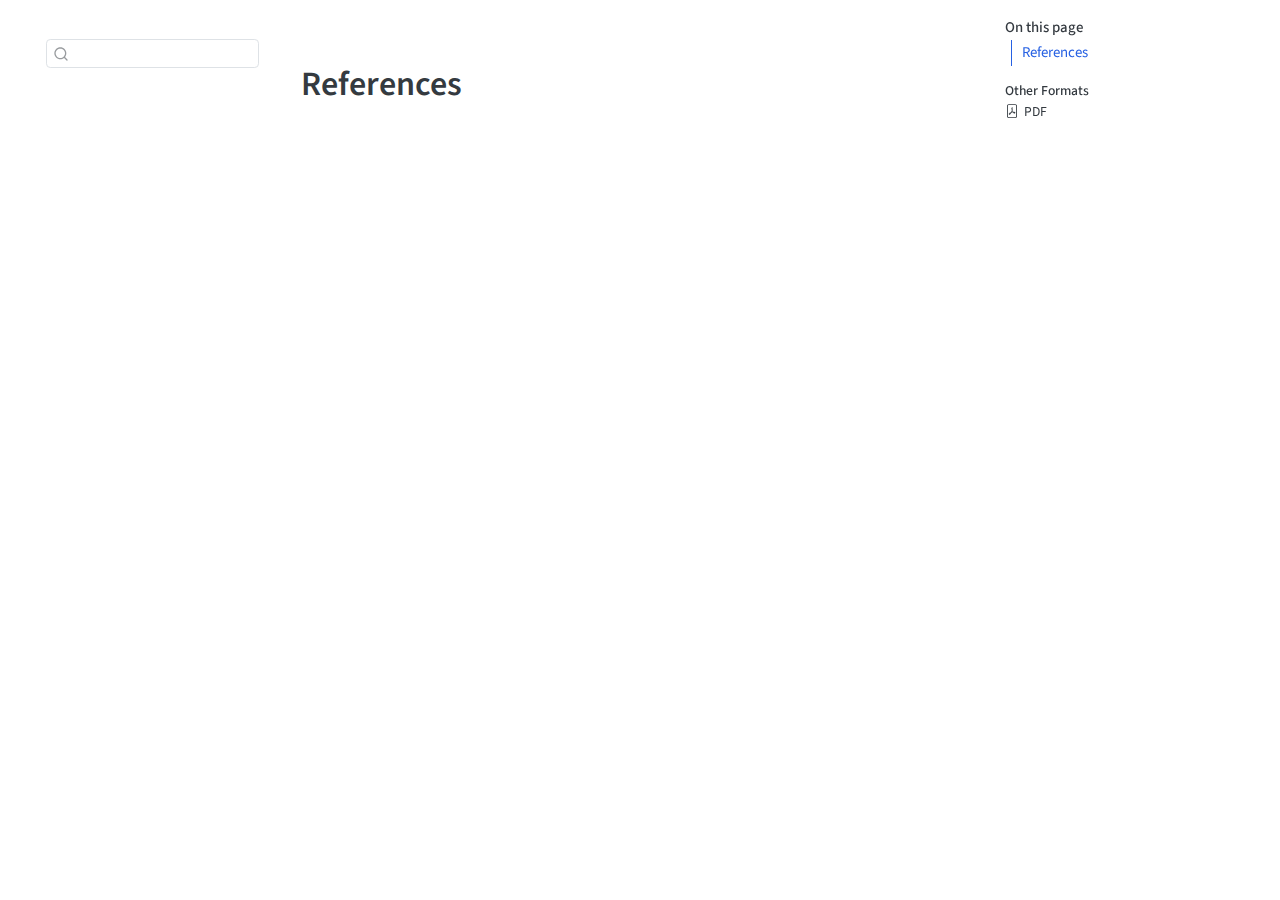
<file: docs/references.html>
<!DOCTYPE html>
<html xmlns="http://www.w3.org/1999/xhtml" lang="en" xml:lang="en"><head>

<meta charset="utf-8">
<meta name="generator" content="quarto-1.5.57">

<meta name="viewport" content="width=device-width, initial-scale=1.0, user-scalable=yes">


<title>references</title>
<style>
code{white-space: pre-wrap;}
span.smallcaps{font-variant: small-caps;}
div.columns{display: flex; gap: min(4vw, 1.5em);}
div.column{flex: auto; overflow-x: auto;}
div.hanging-indent{margin-left: 1.5em; text-indent: -1.5em;}
ul.task-list{list-style: none;}
ul.task-list li input[type="checkbox"] {
  width: 0.8em;
  margin: 0 0.8em 0.2em -1em; /* quarto-specific, see https://github.com/quarto-dev/quarto-cli/issues/4556 */ 
  vertical-align: middle;
}
/* CSS for citations */
div.csl-bib-body { }
div.csl-entry {
  clear: both;
}
.hanging-indent div.csl-entry {
  margin-left:2em;
  text-indent:-2em;
}
div.csl-left-margin {
  min-width:2em;
  float:left;
}
div.csl-right-inline {
  margin-left:2em;
  padding-left:1em;
}
div.csl-indent {
  margin-left: 2em;
}</style>


<script src="site_libs/quarto-nav/quarto-nav.js"></script>
<script src="site_libs/quarto-nav/headroom.min.js"></script>
<script src="site_libs/clipboard/clipboard.min.js"></script>
<script src="site_libs/quarto-search/autocomplete.umd.js"></script>
<script src="site_libs/quarto-search/fuse.min.js"></script>
<script src="site_libs/quarto-search/quarto-search.js"></script>
<meta name="quarto:offset" content="./">
<script src="site_libs/quarto-html/quarto.js"></script>
<script src="site_libs/quarto-html/popper.min.js"></script>
<script src="site_libs/quarto-html/tippy.umd.min.js"></script>
<script src="site_libs/quarto-html/anchor.min.js"></script>
<link href="site_libs/quarto-html/tippy.css" rel="stylesheet">
<link href="site_libs/quarto-html/quarto-syntax-highlighting.css" rel="stylesheet" id="quarto-text-highlighting-styles">
<script src="site_libs/bootstrap/bootstrap.min.js"></script>
<link href="site_libs/bootstrap/bootstrap-icons.css" rel="stylesheet">
<link href="site_libs/bootstrap/bootstrap.min.css" rel="stylesheet" id="quarto-bootstrap" data-mode="light">
<script id="quarto-search-options" type="application/json">{
  "location": "sidebar",
  "copy-button": false,
  "collapse-after": 3,
  "panel-placement": "start",
  "type": "textbox",
  "limit": 50,
  "keyboard-shortcut": [
    "f",
    "/",
    "s"
  ],
  "show-item-context": false,
  "language": {
    "search-no-results-text": "No results",
    "search-matching-documents-text": "matching documents",
    "search-copy-link-title": "Copy link to search",
    "search-hide-matches-text": "Hide additional matches",
    "search-more-match-text": "more match in this document",
    "search-more-matches-text": "more matches in this document",
    "search-clear-button-title": "Clear",
    "search-text-placeholder": "",
    "search-detached-cancel-button-title": "Cancel",
    "search-submit-button-title": "Submit",
    "search-label": "Search"
  }
}</script>


<link rel="stylesheet" href="styles.css">
</head>

<body class="nav-sidebar floating">

<div id="quarto-search-results"></div>
  <header id="quarto-header" class="headroom fixed-top">
  <nav class="quarto-secondary-nav">
    <div class="container-fluid d-flex">
      <button type="button" class="quarto-btn-toggle btn" data-bs-toggle="collapse" role="button" data-bs-target=".quarto-sidebar-collapse-item" aria-controls="quarto-sidebar" aria-expanded="false" aria-label="Toggle sidebar navigation" onclick="if (window.quartoToggleHeadroom) { window.quartoToggleHeadroom(); }">
        <i class="bi bi-layout-text-sidebar-reverse"></i>
      </button>
        <nav class="quarto-page-breadcrumbs" aria-label="breadcrumb"><ol class="breadcrumb"></ol></nav>
        <a class="flex-grow-1" role="navigation" data-bs-toggle="collapse" data-bs-target=".quarto-sidebar-collapse-item" aria-controls="quarto-sidebar" aria-expanded="false" aria-label="Toggle sidebar navigation" onclick="if (window.quartoToggleHeadroom) { window.quartoToggleHeadroom(); }">      
        </a>
      <button type="button" class="btn quarto-search-button" aria-label="Search" onclick="window.quartoOpenSearch();">
        <i class="bi bi-search"></i>
      </button>
    </div>
  </nav>
</header>
<!-- content -->
<div id="quarto-content" class="quarto-container page-columns page-rows-contents page-layout-article">
<!-- sidebar -->
  <nav id="quarto-sidebar" class="sidebar collapse collapse-horizontal quarto-sidebar-collapse-item sidebar-navigation floating overflow-auto">
        <div class="mt-2 flex-shrink-0 align-items-center">
        <div class="sidebar-search">
        <div id="quarto-search" class="" title="Search"></div>
        </div>
        </div>
</nav>
<div id="quarto-sidebar-glass" class="quarto-sidebar-collapse-item" data-bs-toggle="collapse" data-bs-target=".quarto-sidebar-collapse-item"></div>
<!-- margin-sidebar -->
    <div id="quarto-margin-sidebar" class="sidebar margin-sidebar">
        <nav id="TOC" role="doc-toc" class="toc-active">
    <h2 id="toc-title">On this page</h2>
   
  <ul>
  <li><a href="#references" id="toc-references" class="nav-link active" data-scroll-target="#references">References</a></li>
  </ul>
<div class="quarto-alternate-formats"><h2>Other Formats</h2><ul><li><a href="references.pdf"><i class="bi bi-file-pdf"></i>PDF</a></li></ul></div></nav>
    </div>
<!-- main -->
<main class="content" id="quarto-document-content">




<section id="references" class="level1 unnumbered">
<h1 class="unnumbered">References</h1>
<div id="refs" role="list">

</div>


</section>

</main> <!-- /main -->
<script id="quarto-html-after-body" type="application/javascript">
window.document.addEventListener("DOMContentLoaded", function (event) {
  const toggleBodyColorMode = (bsSheetEl) => {
    const mode = bsSheetEl.getAttribute("data-mode");
    const bodyEl = window.document.querySelector("body");
    if (mode === "dark") {
      bodyEl.classList.add("quarto-dark");
      bodyEl.classList.remove("quarto-light");
    } else {
      bodyEl.classList.add("quarto-light");
      bodyEl.classList.remove("quarto-dark");
    }
  }
  const toggleBodyColorPrimary = () => {
    const bsSheetEl = window.document.querySelector("link#quarto-bootstrap");
    if (bsSheetEl) {
      toggleBodyColorMode(bsSheetEl);
    }
  }
  toggleBodyColorPrimary();  
  const icon = "";
  const anchorJS = new window.AnchorJS();
  anchorJS.options = {
    placement: 'right',
    icon: icon
  };
  anchorJS.add('.anchored');
  const isCodeAnnotation = (el) => {
    for (const clz of el.classList) {
      if (clz.startsWith('code-annotation-')) {                     
        return true;
      }
    }
    return false;
  }
  const onCopySuccess = function(e) {
    // button target
    const button = e.trigger;
    // don't keep focus
    button.blur();
    // flash "checked"
    button.classList.add('code-copy-button-checked');
    var currentTitle = button.getAttribute("title");
    button.setAttribute("title", "Copied!");
    let tooltip;
    if (window.bootstrap) {
      button.setAttribute("data-bs-toggle", "tooltip");
      button.setAttribute("data-bs-placement", "left");
      button.setAttribute("data-bs-title", "Copied!");
      tooltip = new bootstrap.Tooltip(button, 
        { trigger: "manual", 
          customClass: "code-copy-button-tooltip",
          offset: [0, -8]});
      tooltip.show();    
    }
    setTimeout(function() {
      if (tooltip) {
        tooltip.hide();
        button.removeAttribute("data-bs-title");
        button.removeAttribute("data-bs-toggle");
        button.removeAttribute("data-bs-placement");
      }
      button.setAttribute("title", currentTitle);
      button.classList.remove('code-copy-button-checked');
    }, 1000);
    // clear code selection
    e.clearSelection();
  }
  const getTextToCopy = function(trigger) {
      const codeEl = trigger.previousElementSibling.cloneNode(true);
      for (const childEl of codeEl.children) {
        if (isCodeAnnotation(childEl)) {
          childEl.remove();
        }
      }
      return codeEl.innerText;
  }
  const clipboard = new window.ClipboardJS('.code-copy-button:not([data-in-quarto-modal])', {
    text: getTextToCopy
  });
  clipboard.on('success', onCopySuccess);
  if (window.document.getElementById('quarto-embedded-source-code-modal')) {
    // For code content inside modals, clipBoardJS needs to be initialized with a container option
    // TODO: Check when it could be a function (https://github.com/zenorocha/clipboard.js/issues/860)
    const clipboardModal = new window.ClipboardJS('.code-copy-button[data-in-quarto-modal]', {
      text: getTextToCopy,
      container: window.document.getElementById('quarto-embedded-source-code-modal')
    });
    clipboardModal.on('success', onCopySuccess);
  }
    var localhostRegex = new RegExp(/^(?:http|https):\/\/localhost\:?[0-9]*\//);
    var mailtoRegex = new RegExp(/^mailto:/);
      var filterRegex = new RegExp('/' + window.location.host + '/');
    var isInternal = (href) => {
        return filterRegex.test(href) || localhostRegex.test(href) || mailtoRegex.test(href);
    }
    // Inspect non-navigation links and adorn them if external
 	var links = window.document.querySelectorAll('a[href]:not(.nav-link):not(.navbar-brand):not(.toc-action):not(.sidebar-link):not(.sidebar-item-toggle):not(.pagination-link):not(.no-external):not([aria-hidden]):not(.dropdown-item):not(.quarto-navigation-tool):not(.about-link)');
    for (var i=0; i<links.length; i++) {
      const link = links[i];
      if (!isInternal(link.href)) {
        // undo the damage that might have been done by quarto-nav.js in the case of
        // links that we want to consider external
        if (link.dataset.originalHref !== undefined) {
          link.href = link.dataset.originalHref;
        }
      }
    }
  function tippyHover(el, contentFn, onTriggerFn, onUntriggerFn) {
    const config = {
      allowHTML: true,
      maxWidth: 500,
      delay: 100,
      arrow: false,
      appendTo: function(el) {
          return el.parentElement;
      },
      interactive: true,
      interactiveBorder: 10,
      theme: 'quarto',
      placement: 'bottom-start',
    };
    if (contentFn) {
      config.content = contentFn;
    }
    if (onTriggerFn) {
      config.onTrigger = onTriggerFn;
    }
    if (onUntriggerFn) {
      config.onUntrigger = onUntriggerFn;
    }
    window.tippy(el, config); 
  }
  const noterefs = window.document.querySelectorAll('a[role="doc-noteref"]');
  for (var i=0; i<noterefs.length; i++) {
    const ref = noterefs[i];
    tippyHover(ref, function() {
      // use id or data attribute instead here
      let href = ref.getAttribute('data-footnote-href') || ref.getAttribute('href');
      try { href = new URL(href).hash; } catch {}
      const id = href.replace(/^#\/?/, "");
      const note = window.document.getElementById(id);
      if (note) {
        return note.innerHTML;
      } else {
        return "";
      }
    });
  }
  const xrefs = window.document.querySelectorAll('a.quarto-xref');
  const processXRef = (id, note) => {
    // Strip column container classes
    const stripColumnClz = (el) => {
      el.classList.remove("page-full", "page-columns");
      if (el.children) {
        for (const child of el.children) {
          stripColumnClz(child);
        }
      }
    }
    stripColumnClz(note)
    if (id === null || id.startsWith('sec-')) {
      // Special case sections, only their first couple elements
      const container = document.createElement("div");
      if (note.children && note.children.length > 2) {
        container.appendChild(note.children[0].cloneNode(true));
        for (let i = 1; i < note.children.length; i++) {
          const child = note.children[i];
          if (child.tagName === "P" && child.innerText === "") {
            continue;
          } else {
            container.appendChild(child.cloneNode(true));
            break;
          }
        }
        if (window.Quarto?.typesetMath) {
          window.Quarto.typesetMath(container);
        }
        return container.innerHTML
      } else {
        if (window.Quarto?.typesetMath) {
          window.Quarto.typesetMath(note);
        }
        return note.innerHTML;
      }
    } else {
      // Remove any anchor links if they are present
      const anchorLink = note.querySelector('a.anchorjs-link');
      if (anchorLink) {
        anchorLink.remove();
      }
      if (window.Quarto?.typesetMath) {
        window.Quarto.typesetMath(note);
      }
      // TODO in 1.5, we should make sure this works without a callout special case
      if (note.classList.contains("callout")) {
        return note.outerHTML;
      } else {
        return note.innerHTML;
      }
    }
  }
  for (var i=0; i<xrefs.length; i++) {
    const xref = xrefs[i];
    tippyHover(xref, undefined, function(instance) {
      instance.disable();
      let url = xref.getAttribute('href');
      let hash = undefined; 
      if (url.startsWith('#')) {
        hash = url;
      } else {
        try { hash = new URL(url).hash; } catch {}
      }
      if (hash) {
        const id = hash.replace(/^#\/?/, "");
        const note = window.document.getElementById(id);
        if (note !== null) {
          try {
            const html = processXRef(id, note.cloneNode(true));
            instance.setContent(html);
          } finally {
            instance.enable();
            instance.show();
          }
        } else {
          // See if we can fetch this
          fetch(url.split('#')[0])
          .then(res => res.text())
          .then(html => {
            const parser = new DOMParser();
            const htmlDoc = parser.parseFromString(html, "text/html");
            const note = htmlDoc.getElementById(id);
            if (note !== null) {
              const html = processXRef(id, note);
              instance.setContent(html);
            } 
          }).finally(() => {
            instance.enable();
            instance.show();
          });
        }
      } else {
        // See if we can fetch a full url (with no hash to target)
        // This is a special case and we should probably do some content thinning / targeting
        fetch(url)
        .then(res => res.text())
        .then(html => {
          const parser = new DOMParser();
          const htmlDoc = parser.parseFromString(html, "text/html");
          const note = htmlDoc.querySelector('main.content');
          if (note !== null) {
            // This should only happen for chapter cross references
            // (since there is no id in the URL)
            // remove the first header
            if (note.children.length > 0 && note.children[0].tagName === "HEADER") {
              note.children[0].remove();
            }
            const html = processXRef(null, note);
            instance.setContent(html);
          } 
        }).finally(() => {
          instance.enable();
          instance.show();
        });
      }
    }, function(instance) {
    });
  }
      let selectedAnnoteEl;
      const selectorForAnnotation = ( cell, annotation) => {
        let cellAttr = 'data-code-cell="' + cell + '"';
        let lineAttr = 'data-code-annotation="' +  annotation + '"';
        const selector = 'span[' + cellAttr + '][' + lineAttr + ']';
        return selector;
      }
      const selectCodeLines = (annoteEl) => {
        const doc = window.document;
        const targetCell = annoteEl.getAttribute("data-target-cell");
        const targetAnnotation = annoteEl.getAttribute("data-target-annotation");
        const annoteSpan = window.document.querySelector(selectorForAnnotation(targetCell, targetAnnotation));
        const lines = annoteSpan.getAttribute("data-code-lines").split(",");
        const lineIds = lines.map((line) => {
          return targetCell + "-" + line;
        })
        let top = null;
        let height = null;
        let parent = null;
        if (lineIds.length > 0) {
            //compute the position of the single el (top and bottom and make a div)
            const el = window.document.getElementById(lineIds[0]);
            top = el.offsetTop;
            height = el.offsetHeight;
            parent = el.parentElement.parentElement;
          if (lineIds.length > 1) {
            const lastEl = window.document.getElementById(lineIds[lineIds.length - 1]);
            const bottom = lastEl.offsetTop + lastEl.offsetHeight;
            height = bottom - top;
          }
          if (top !== null && height !== null && parent !== null) {
            // cook up a div (if necessary) and position it 
            let div = window.document.getElementById("code-annotation-line-highlight");
            if (div === null) {
              div = window.document.createElement("div");
              div.setAttribute("id", "code-annotation-line-highlight");
              div.style.position = 'absolute';
              parent.appendChild(div);
            }
            div.style.top = top - 2 + "px";
            div.style.height = height + 4 + "px";
            div.style.left = 0;
            let gutterDiv = window.document.getElementById("code-annotation-line-highlight-gutter");
            if (gutterDiv === null) {
              gutterDiv = window.document.createElement("div");
              gutterDiv.setAttribute("id", "code-annotation-line-highlight-gutter");
              gutterDiv.style.position = 'absolute';
              const codeCell = window.document.getElementById(targetCell);
              const gutter = codeCell.querySelector('.code-annotation-gutter');
              gutter.appendChild(gutterDiv);
            }
            gutterDiv.style.top = top - 2 + "px";
            gutterDiv.style.height = height + 4 + "px";
          }
          selectedAnnoteEl = annoteEl;
        }
      };
      const unselectCodeLines = () => {
        const elementsIds = ["code-annotation-line-highlight", "code-annotation-line-highlight-gutter"];
        elementsIds.forEach((elId) => {
          const div = window.document.getElementById(elId);
          if (div) {
            div.remove();
          }
        });
        selectedAnnoteEl = undefined;
      };
        // Handle positioning of the toggle
    window.addEventListener(
      "resize",
      throttle(() => {
        elRect = undefined;
        if (selectedAnnoteEl) {
          selectCodeLines(selectedAnnoteEl);
        }
      }, 10)
    );
    function throttle(fn, ms) {
    let throttle = false;
    let timer;
      return (...args) => {
        if(!throttle) { // first call gets through
            fn.apply(this, args);
            throttle = true;
        } else { // all the others get throttled
            if(timer) clearTimeout(timer); // cancel #2
            timer = setTimeout(() => {
              fn.apply(this, args);
              timer = throttle = false;
            }, ms);
        }
      };
    }
      // Attach click handler to the DT
      const annoteDls = window.document.querySelectorAll('dt[data-target-cell]');
      for (const annoteDlNode of annoteDls) {
        annoteDlNode.addEventListener('click', (event) => {
          const clickedEl = event.target;
          if (clickedEl !== selectedAnnoteEl) {
            unselectCodeLines();
            const activeEl = window.document.querySelector('dt[data-target-cell].code-annotation-active');
            if (activeEl) {
              activeEl.classList.remove('code-annotation-active');
            }
            selectCodeLines(clickedEl);
            clickedEl.classList.add('code-annotation-active');
          } else {
            // Unselect the line
            unselectCodeLines();
            clickedEl.classList.remove('code-annotation-active');
          }
        });
      }
  const findCites = (el) => {
    const parentEl = el.parentElement;
    if (parentEl) {
      const cites = parentEl.dataset.cites;
      if (cites) {
        return {
          el,
          cites: cites.split(' ')
        };
      } else {
        return findCites(el.parentElement)
      }
    } else {
      return undefined;
    }
  };
  var bibliorefs = window.document.querySelectorAll('a[role="doc-biblioref"]');
  for (var i=0; i<bibliorefs.length; i++) {
    const ref = bibliorefs[i];
    const citeInfo = findCites(ref);
    if (citeInfo) {
      tippyHover(citeInfo.el, function() {
        var popup = window.document.createElement('div');
        citeInfo.cites.forEach(function(cite) {
          var citeDiv = window.document.createElement('div');
          citeDiv.classList.add('hanging-indent');
          citeDiv.classList.add('csl-entry');
          var biblioDiv = window.document.getElementById('ref-' + cite);
          if (biblioDiv) {
            citeDiv.innerHTML = biblioDiv.innerHTML;
          }
          popup.appendChild(citeDiv);
        });
        return popup.innerHTML;
      });
    }
  }
});
</script>
</div> <!-- /content -->




</body></html>
</file>
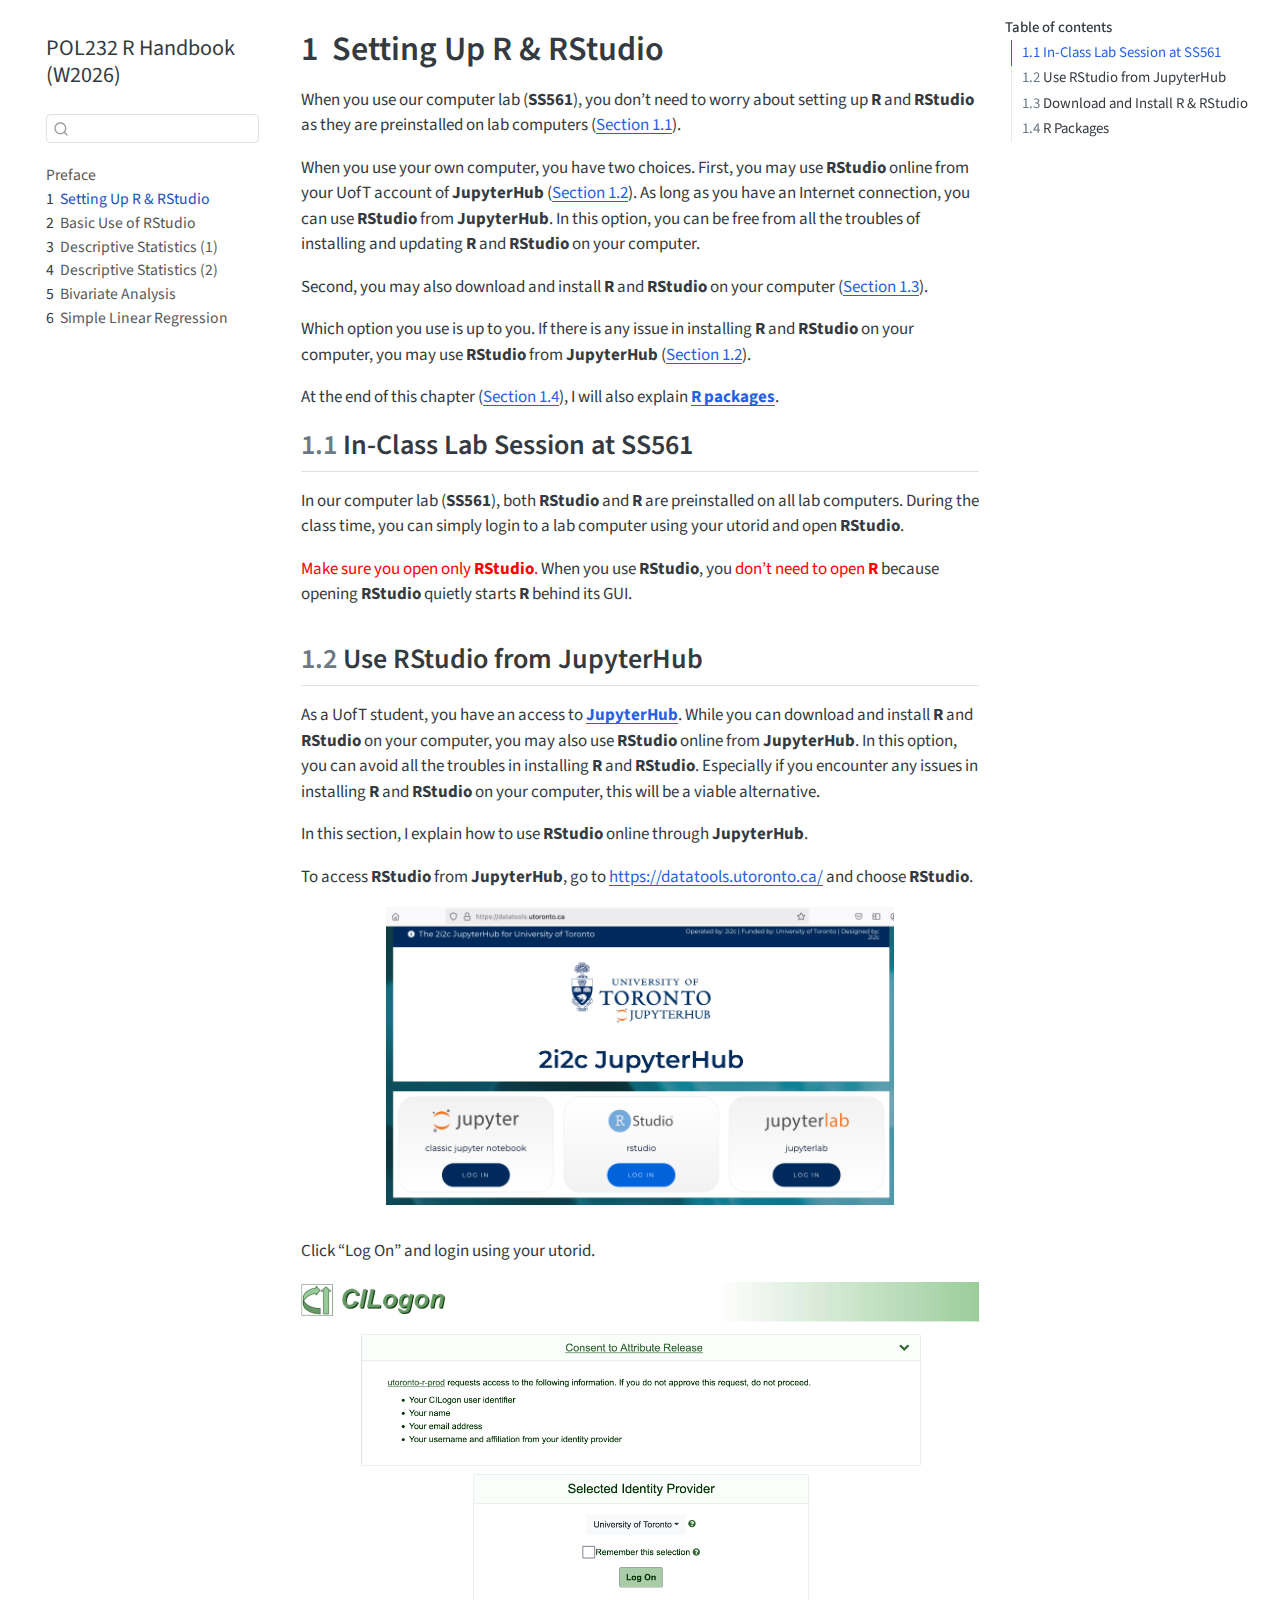
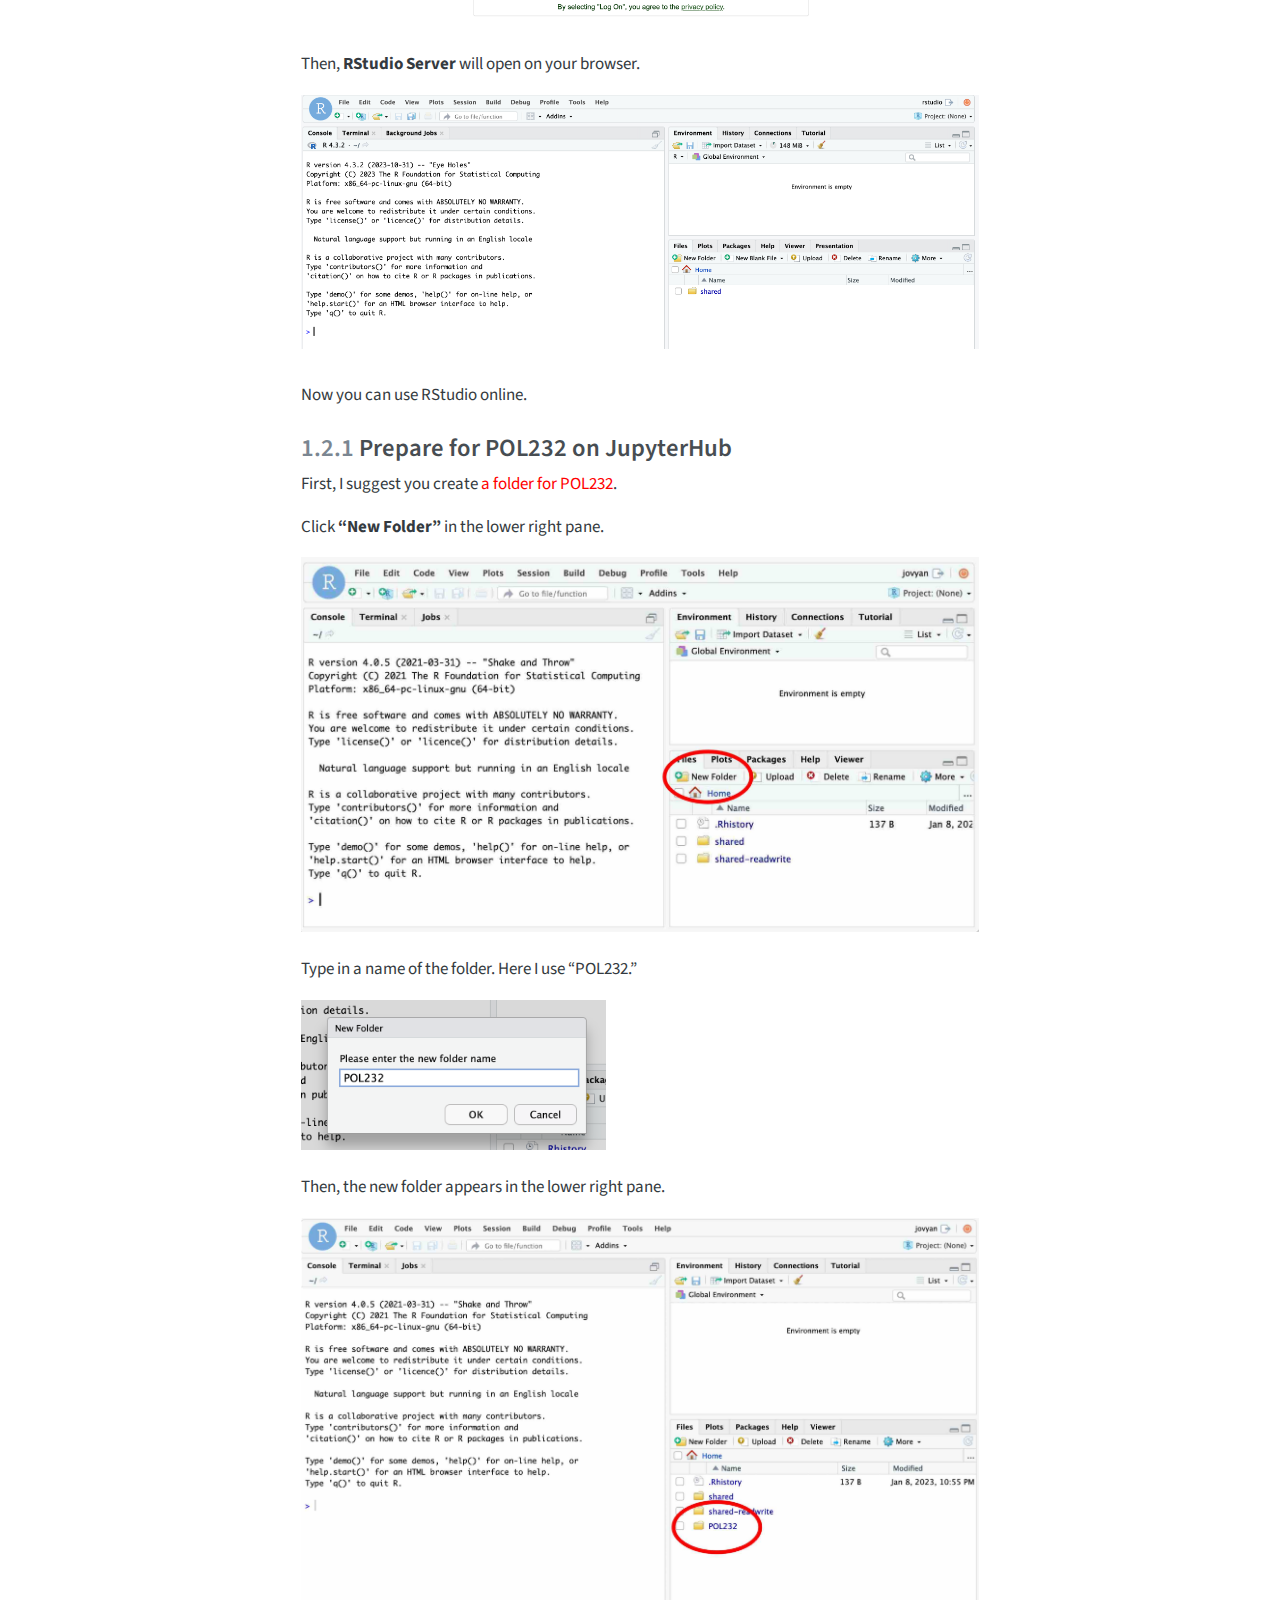
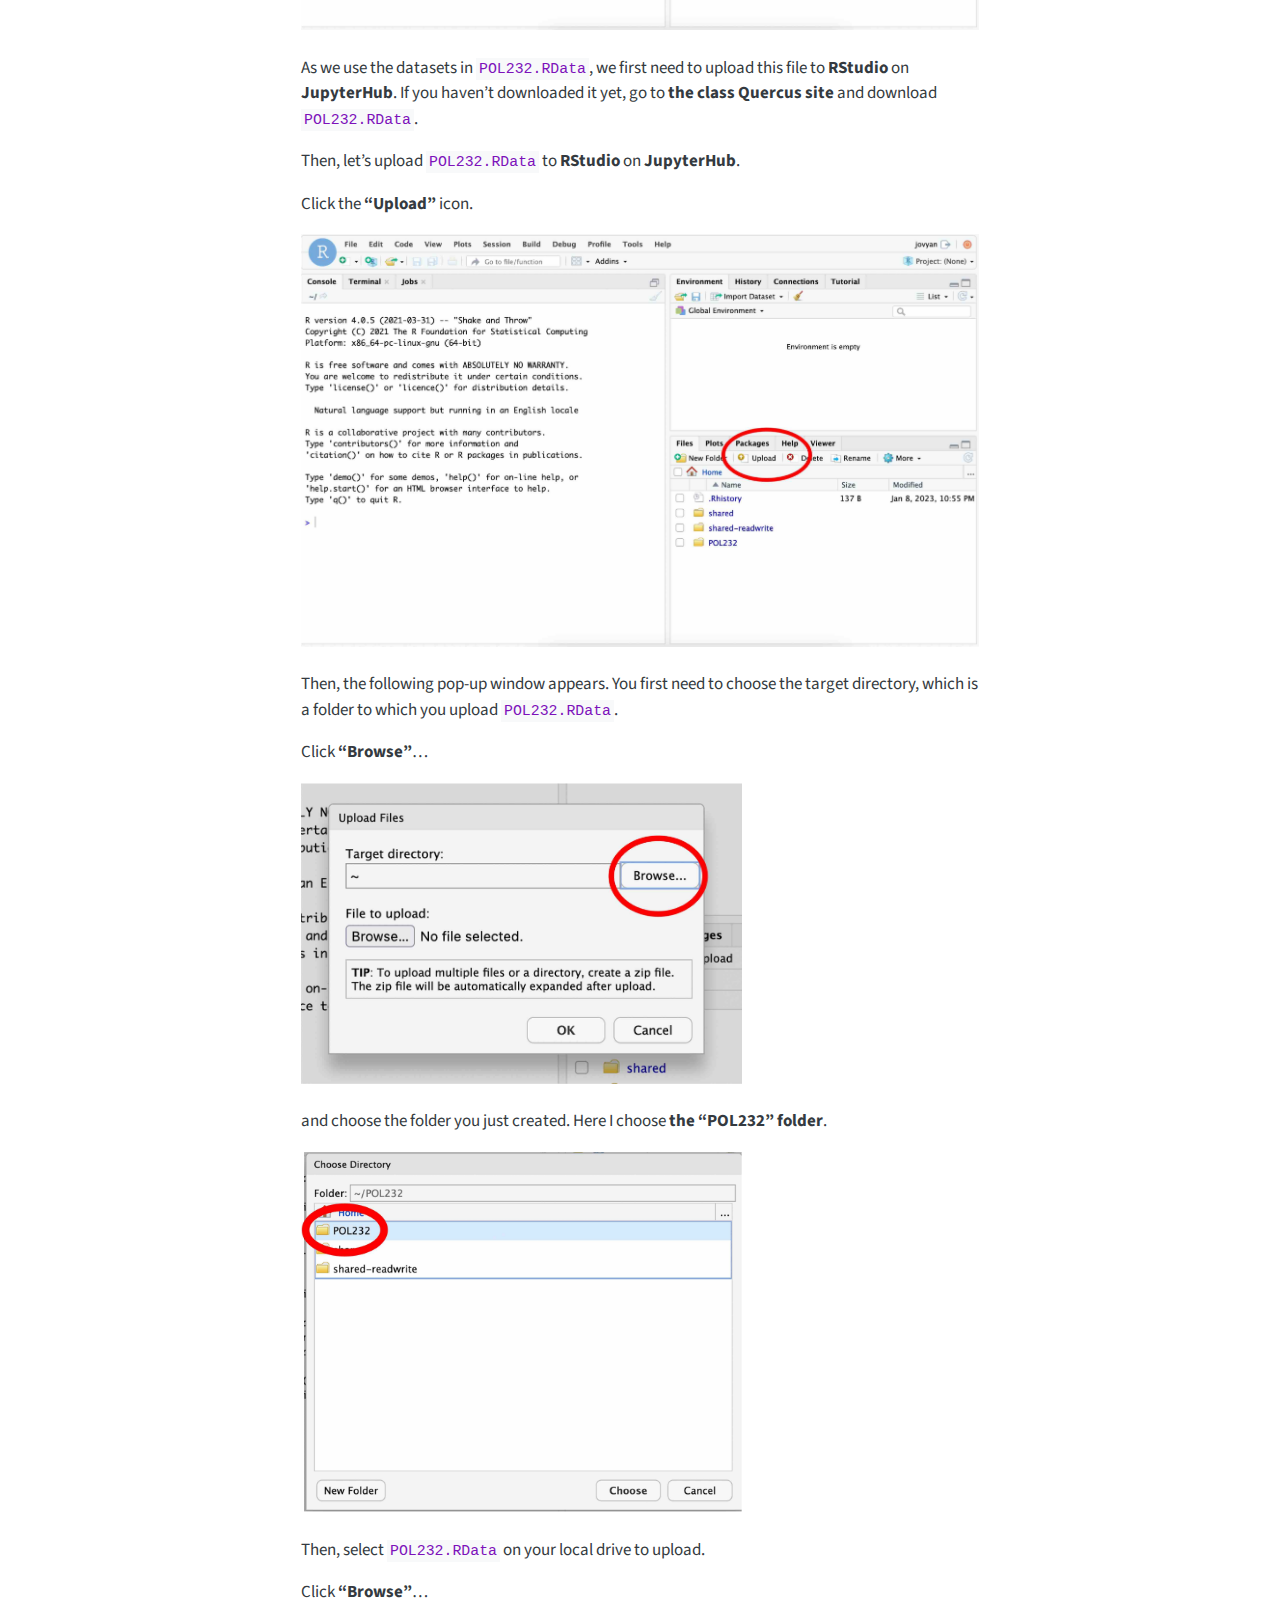
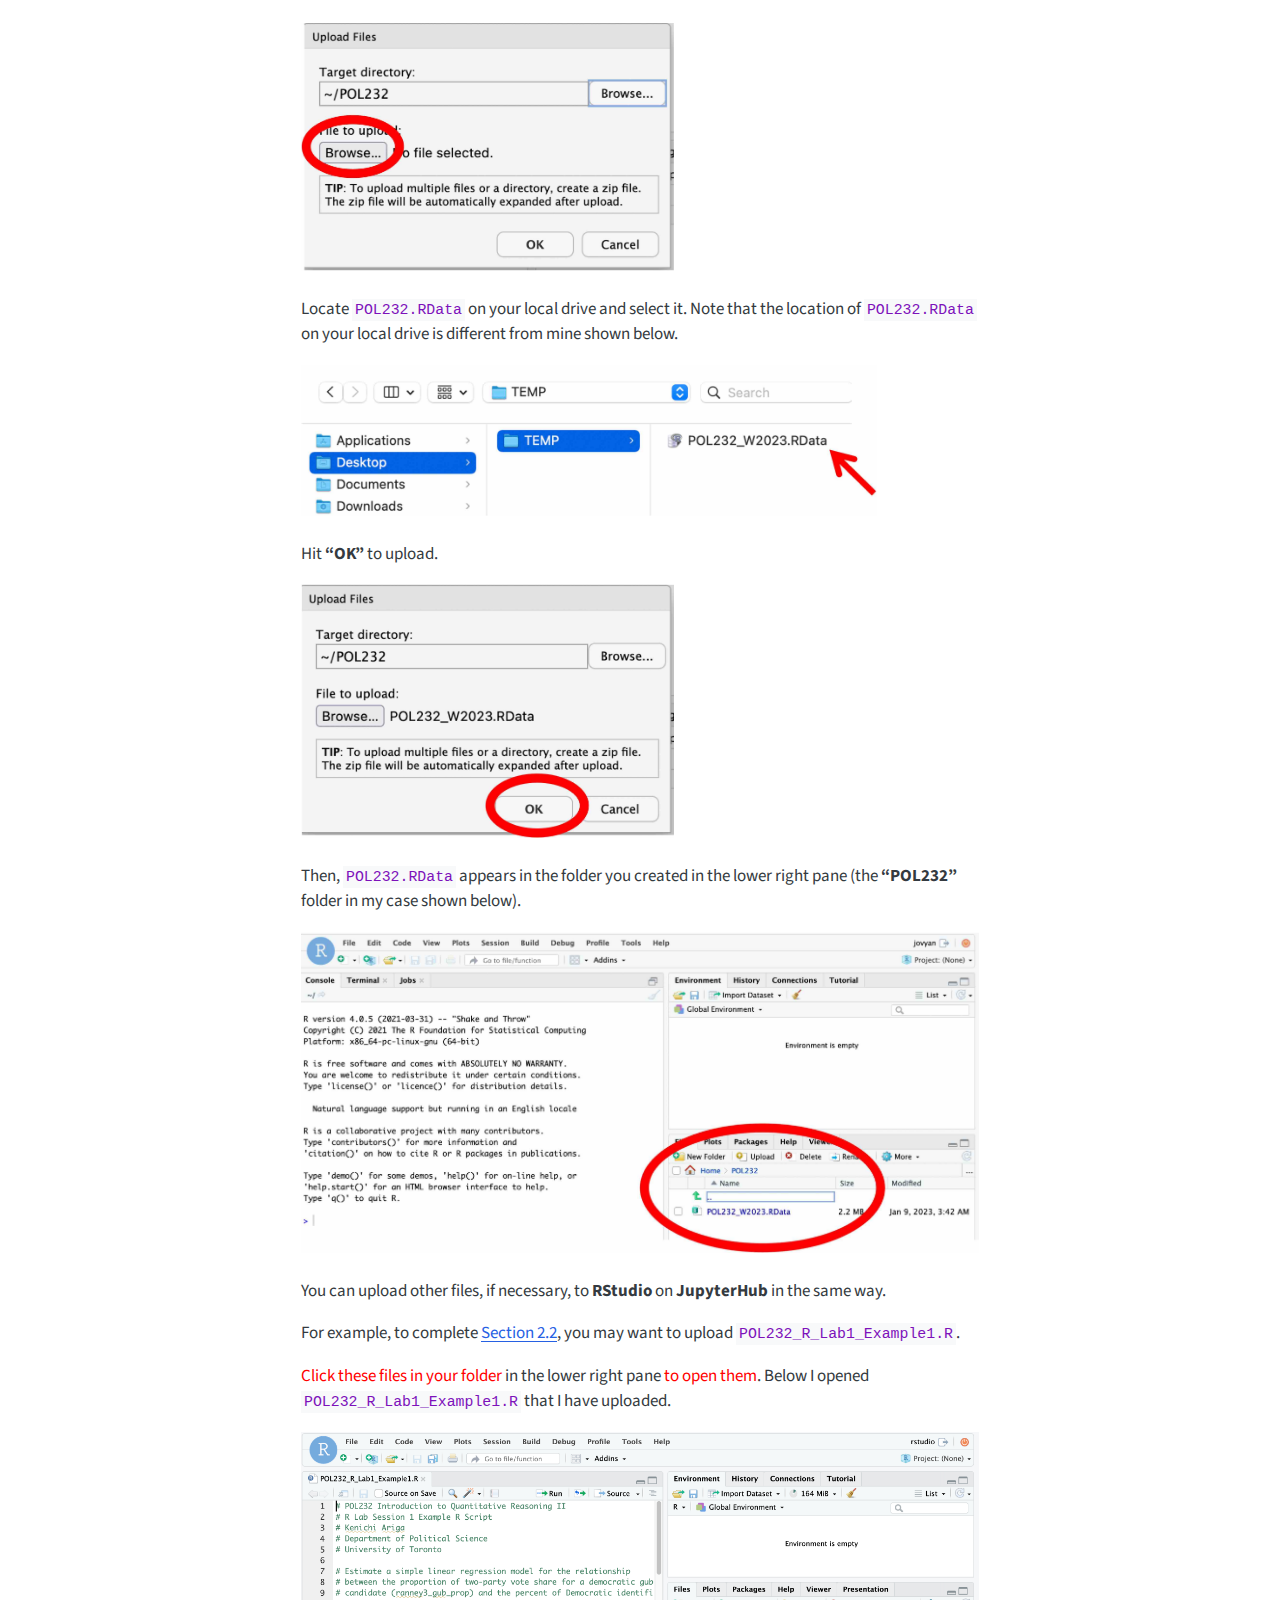
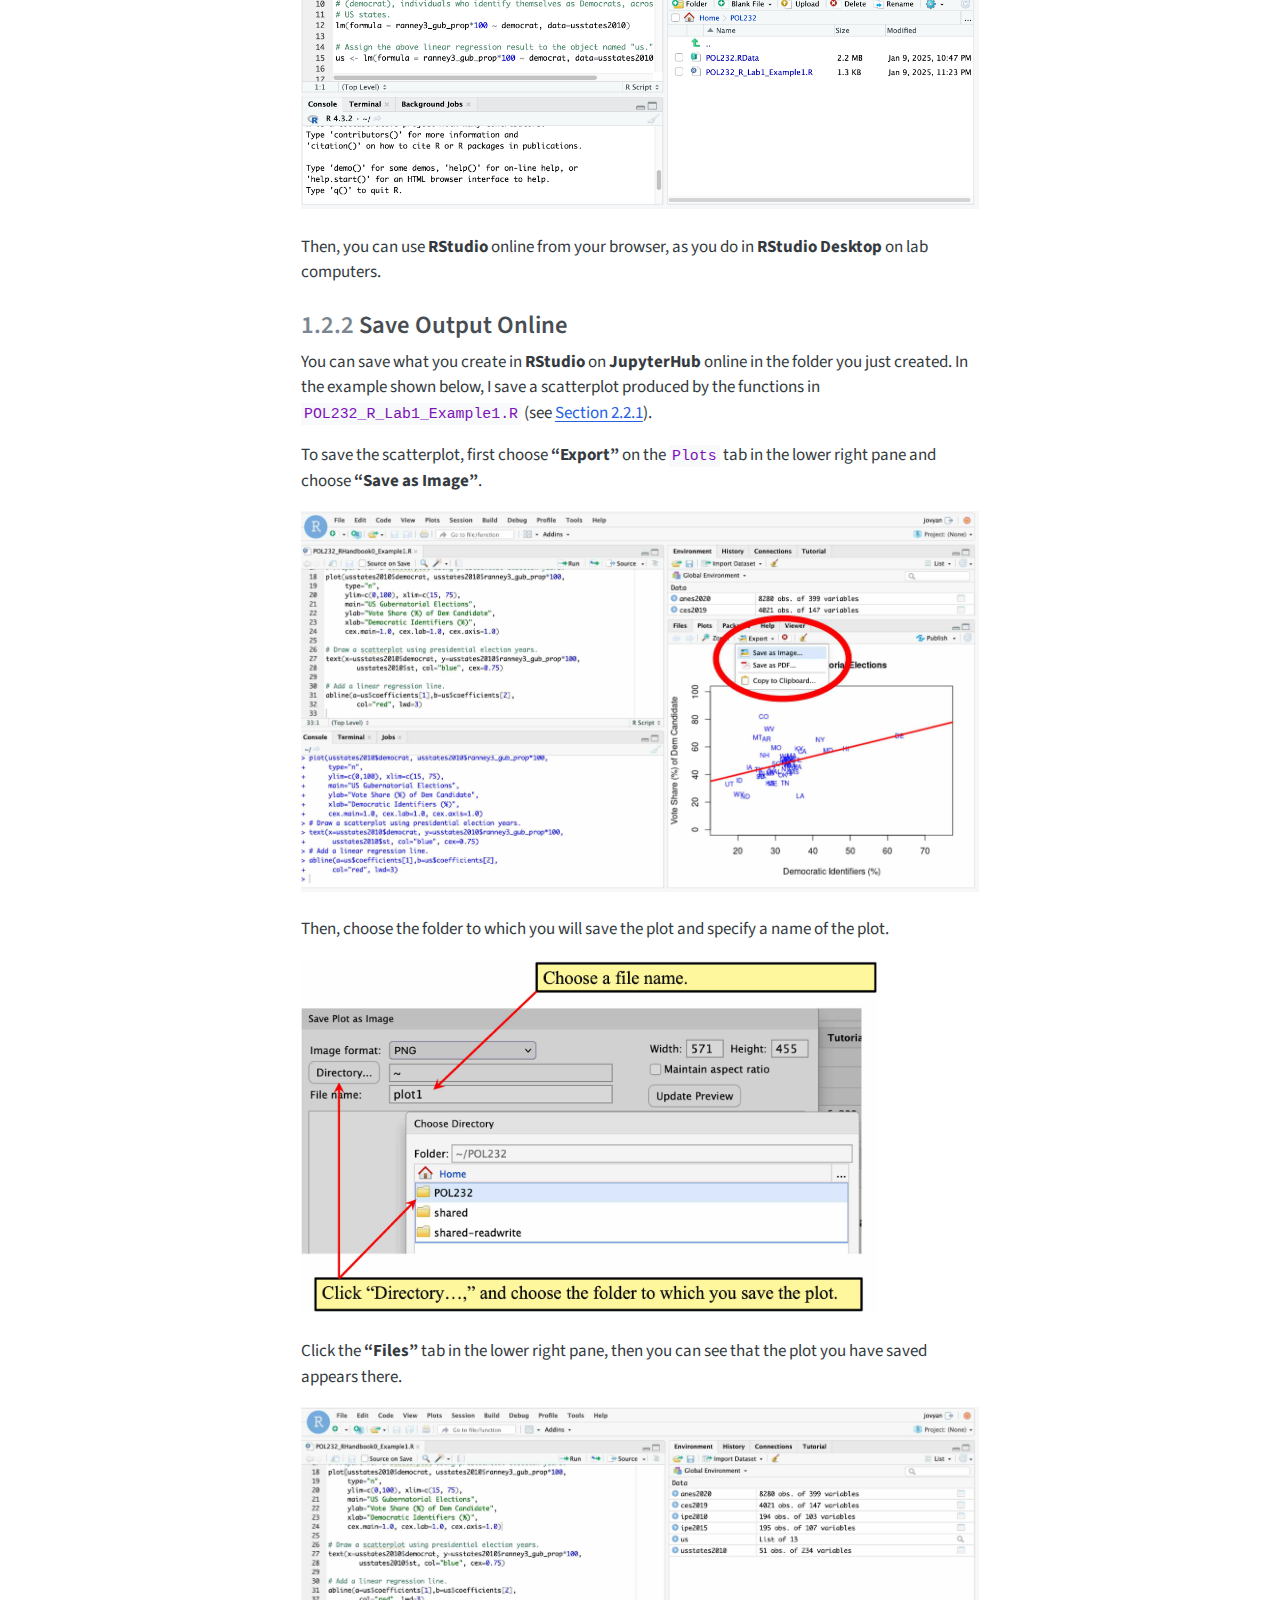
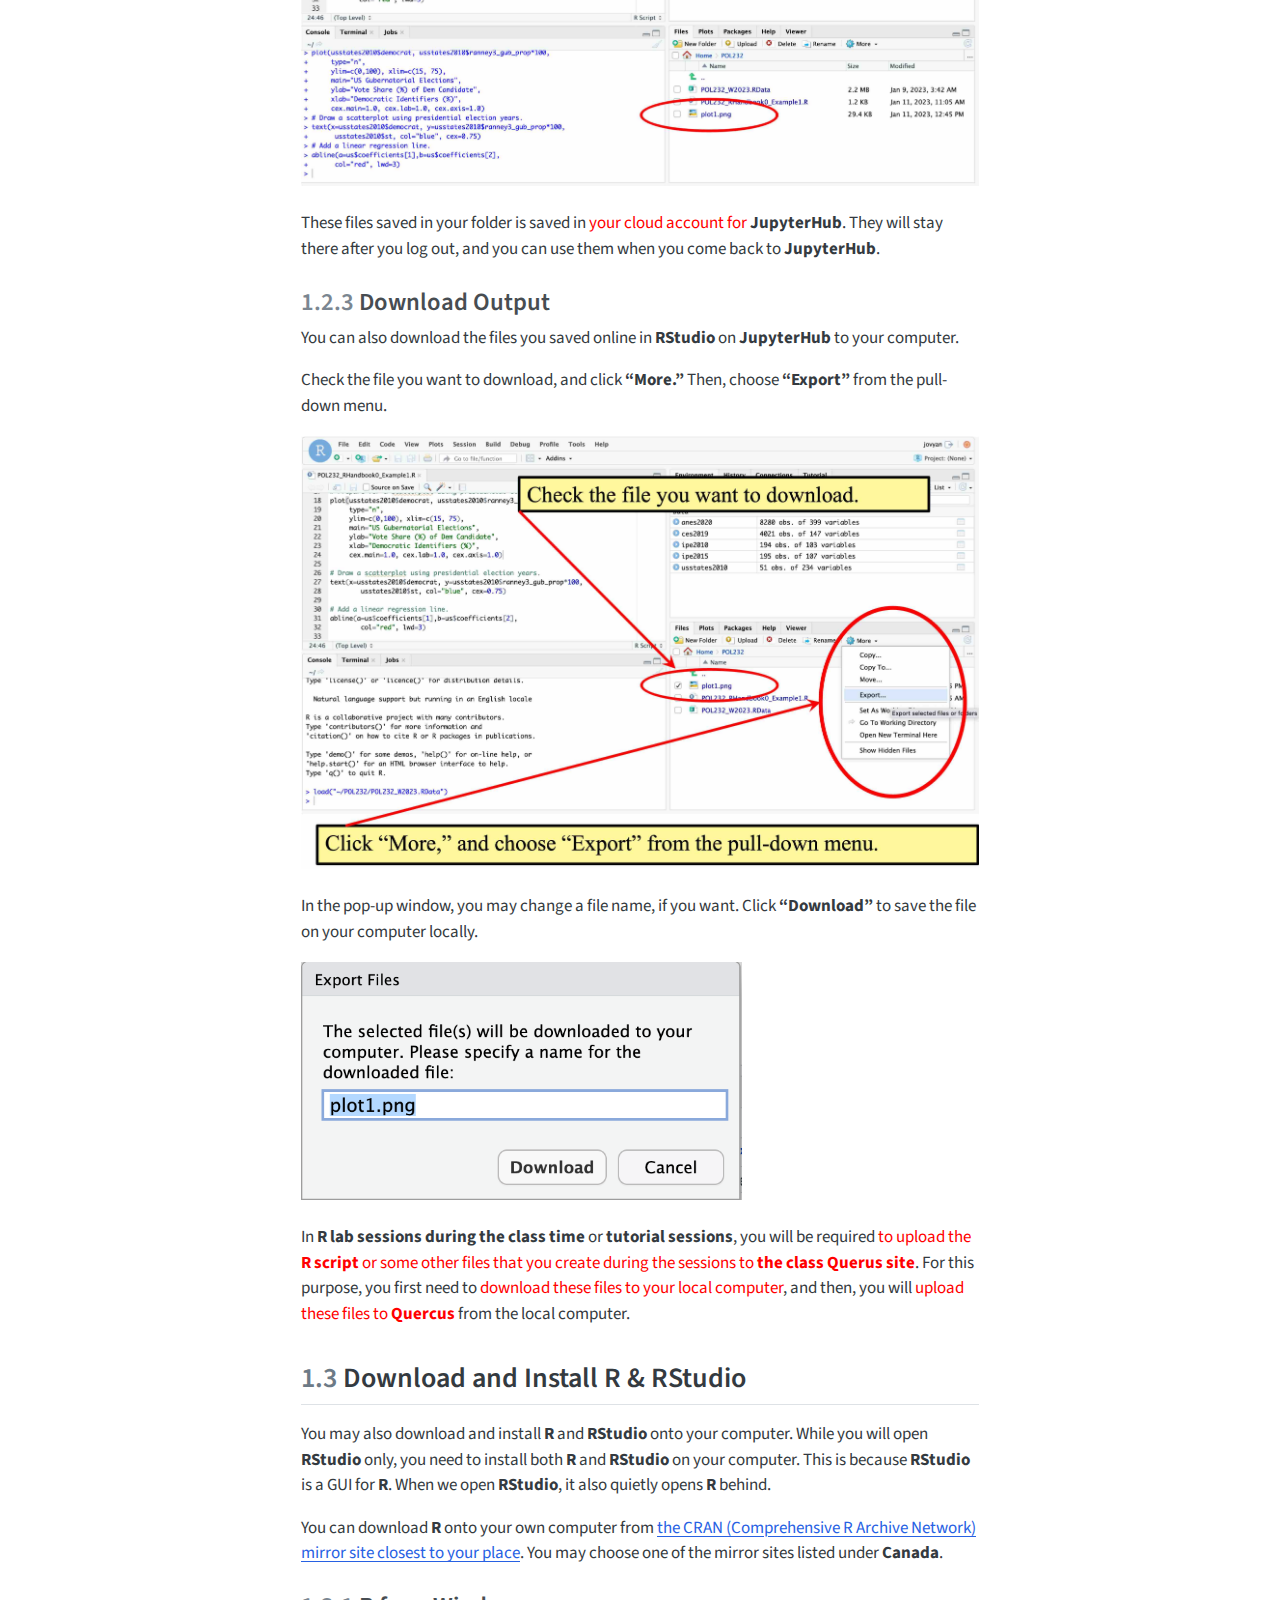
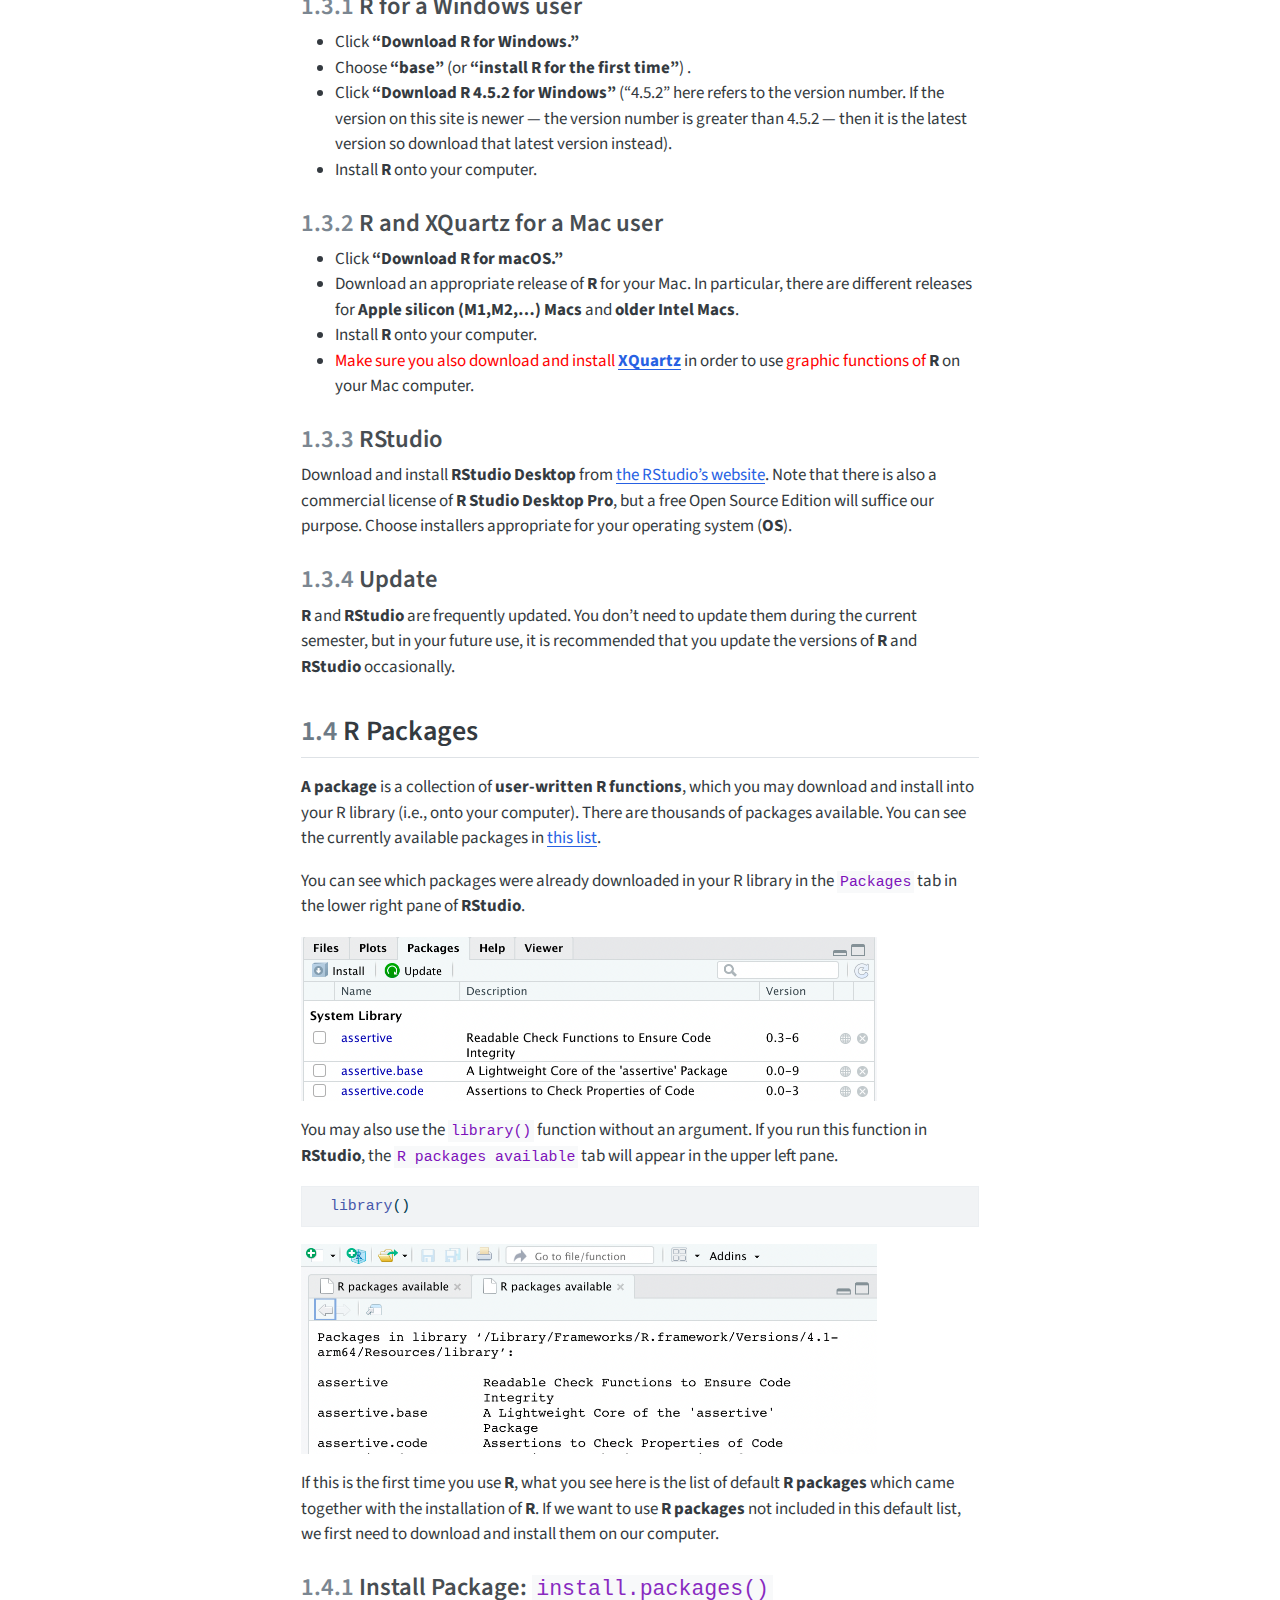
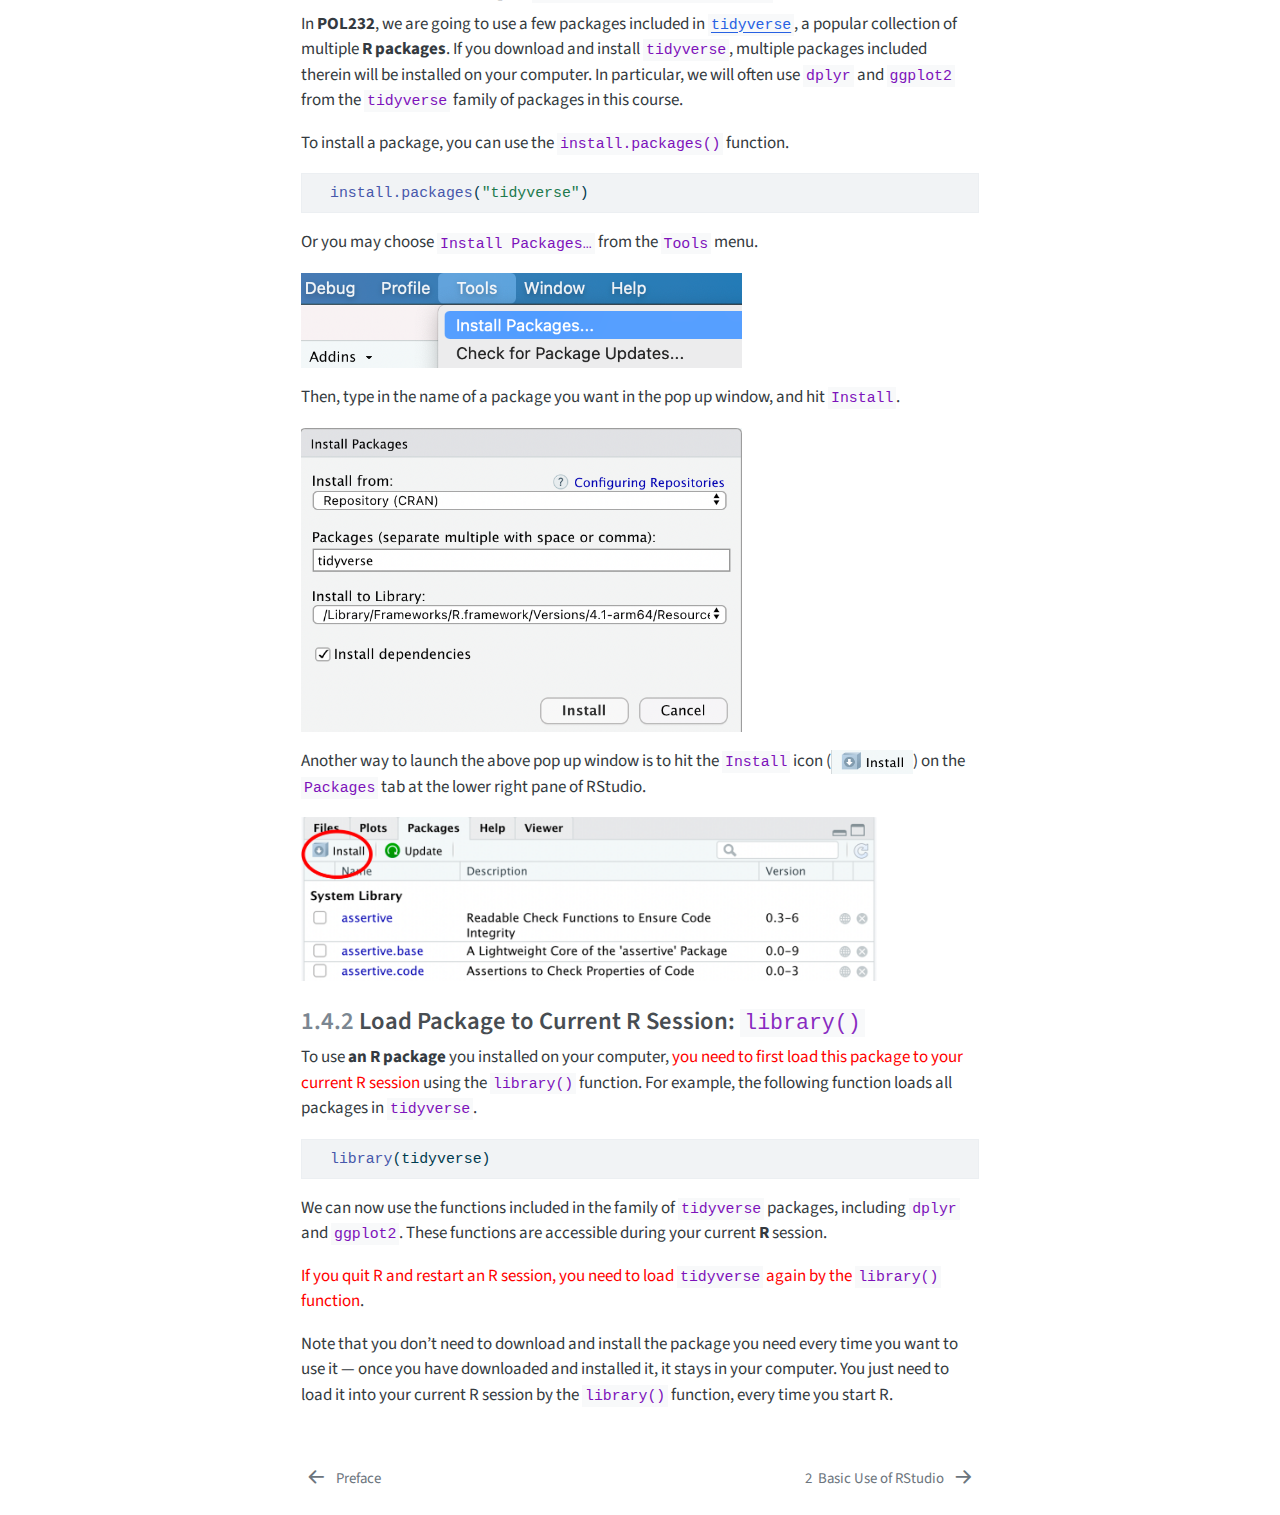
<file: docs/setup.html>
<!DOCTYPE html>
<html xmlns="http://www.w3.org/1999/xhtml" lang="en" xml:lang="en"><head>

<meta charset="utf-8">
<meta name="generator" content="quarto-1.7.32">

<meta name="viewport" content="width=device-width, initial-scale=1.0, user-scalable=yes">


<title>1&nbsp; Setting Up R &amp; RStudio – POL232 R Handbook (W2026)</title>
<style>
code{white-space: pre-wrap;}
span.smallcaps{font-variant: small-caps;}
div.columns{display: flex; gap: min(4vw, 1.5em);}
div.column{flex: auto; overflow-x: auto;}
div.hanging-indent{margin-left: 1.5em; text-indent: -1.5em;}
ul.task-list{list-style: none;}
ul.task-list li input[type="checkbox"] {
  width: 0.8em;
  margin: 0 0.8em 0.2em -1em; /* quarto-specific, see https://github.com/quarto-dev/quarto-cli/issues/4556 */ 
  vertical-align: middle;
}
/* CSS for syntax highlighting */
html { -webkit-text-size-adjust: 100%; }
pre > code.sourceCode { white-space: pre; position: relative; }
pre > code.sourceCode > span { display: inline-block; line-height: 1.25; }
pre > code.sourceCode > span:empty { height: 1.2em; }
.sourceCode { overflow: visible; }
code.sourceCode > span { color: inherit; text-decoration: inherit; }
div.sourceCode { margin: 1em 0; }
pre.sourceCode { margin: 0; }
@media screen {
div.sourceCode { overflow: auto; }
}
@media print {
pre > code.sourceCode { white-space: pre-wrap; }
pre > code.sourceCode > span { text-indent: -5em; padding-left: 5em; }
}
pre.numberSource code
  { counter-reset: source-line 0; }
pre.numberSource code > span
  { position: relative; left: -4em; counter-increment: source-line; }
pre.numberSource code > span > a:first-child::before
  { content: counter(source-line);
    position: relative; left: -1em; text-align: right; vertical-align: baseline;
    border: none; display: inline-block;
    -webkit-touch-callout: none; -webkit-user-select: none;
    -khtml-user-select: none; -moz-user-select: none;
    -ms-user-select: none; user-select: none;
    padding: 0 4px; width: 4em;
  }
pre.numberSource { margin-left: 3em;  padding-left: 4px; }
div.sourceCode
  {   }
@media screen {
pre > code.sourceCode > span > a:first-child::before { text-decoration: underline; }
}
</style>


<script src="site_libs/quarto-nav/quarto-nav.js"></script>
<script src="site_libs/quarto-nav/headroom.min.js"></script>
<script src="site_libs/clipboard/clipboard.min.js"></script>
<script src="site_libs/quarto-search/autocomplete.umd.js"></script>
<script src="site_libs/quarto-search/fuse.min.js"></script>
<script src="site_libs/quarto-search/quarto-search.js"></script>
<meta name="quarto:offset" content="./">
<link href="./basic.html" rel="next">
<link href="./index.html" rel="prev">
<script src="site_libs/quarto-html/quarto.js" type="module"></script>
<script src="site_libs/quarto-html/tabsets/tabsets.js" type="module"></script>
<script src="site_libs/quarto-html/popper.min.js"></script>
<script src="site_libs/quarto-html/tippy.umd.min.js"></script>
<script src="site_libs/quarto-html/anchor.min.js"></script>
<link href="site_libs/quarto-html/tippy.css" rel="stylesheet">
<link href="site_libs/quarto-html/quarto-syntax-highlighting-37eea08aefeeee20ff55810ff984fec1.css" rel="stylesheet" id="quarto-text-highlighting-styles">
<script src="site_libs/bootstrap/bootstrap.min.js"></script>
<link href="site_libs/bootstrap/bootstrap-icons.css" rel="stylesheet">
<link href="site_libs/bootstrap/bootstrap-485d01fc63b59abcd3ee1bf1e8e2748d.min.css" rel="stylesheet" append-hash="true" id="quarto-bootstrap" data-mode="light">
<script id="quarto-search-options" type="application/json">{
  "location": "sidebar",
  "copy-button": false,
  "collapse-after": 3,
  "panel-placement": "start",
  "type": "textbox",
  "limit": 50,
  "keyboard-shortcut": [
    "f",
    "/",
    "s"
  ],
  "show-item-context": false,
  "language": {
    "search-no-results-text": "No results",
    "search-matching-documents-text": "matching documents",
    "search-copy-link-title": "Copy link to search",
    "search-hide-matches-text": "Hide additional matches",
    "search-more-match-text": "more match in this document",
    "search-more-matches-text": "more matches in this document",
    "search-clear-button-title": "Clear",
    "search-text-placeholder": "",
    "search-detached-cancel-button-title": "Cancel",
    "search-submit-button-title": "Submit",
    "search-label": "Search"
  }
}</script>


<link rel="stylesheet" href="styles.css">
</head>

<body class="nav-sidebar floating quarto-light">

<div id="quarto-search-results"></div>
  <header id="quarto-header" class="headroom fixed-top">
  <nav class="quarto-secondary-nav">
    <div class="container-fluid d-flex">
      <button type="button" class="quarto-btn-toggle btn" data-bs-toggle="collapse" role="button" data-bs-target=".quarto-sidebar-collapse-item" aria-controls="quarto-sidebar" aria-expanded="false" aria-label="Toggle sidebar navigation" onclick="if (window.quartoToggleHeadroom) { window.quartoToggleHeadroom(); }">
        <i class="bi bi-layout-text-sidebar-reverse"></i>
      </button>
        <nav class="quarto-page-breadcrumbs" aria-label="breadcrumb"><ol class="breadcrumb"><li class="breadcrumb-item"><a href="./setup.html"><span class="chapter-number">1</span>&nbsp; <span class="chapter-title">Setting Up R &amp; RStudio</span></a></li></ol></nav>
        <a class="flex-grow-1" role="navigation" data-bs-toggle="collapse" data-bs-target=".quarto-sidebar-collapse-item" aria-controls="quarto-sidebar" aria-expanded="false" aria-label="Toggle sidebar navigation" onclick="if (window.quartoToggleHeadroom) { window.quartoToggleHeadroom(); }">      
        </a>
      <button type="button" class="btn quarto-search-button" aria-label="Search" onclick="window.quartoOpenSearch();">
        <i class="bi bi-search"></i>
      </button>
    </div>
  </nav>
</header>
<!-- content -->
<div id="quarto-content" class="quarto-container page-columns page-rows-contents page-layout-article">
<!-- sidebar -->
  <nav id="quarto-sidebar" class="sidebar collapse collapse-horizontal quarto-sidebar-collapse-item sidebar-navigation floating overflow-auto">
    <div class="pt-lg-2 mt-2 text-left sidebar-header">
    <div class="sidebar-title mb-0 py-0">
      <a href="./">POL232 R Handbook (W2026)</a> 
    </div>
      </div>
        <div class="mt-2 flex-shrink-0 align-items-center">
        <div class="sidebar-search">
        <div id="quarto-search" class="" title="Search"></div>
        </div>
        </div>
    <div class="sidebar-menu-container"> 
    <ul class="list-unstyled mt-1">
        <li class="sidebar-item">
  <div class="sidebar-item-container"> 
  <a href="./index.html" class="sidebar-item-text sidebar-link">
 <span class="menu-text">Preface</span></a>
  </div>
</li>
        <li class="sidebar-item">
  <div class="sidebar-item-container"> 
  <a href="./setup.html" class="sidebar-item-text sidebar-link active">
 <span class="menu-text"><span class="chapter-number">1</span>&nbsp; <span class="chapter-title">Setting Up R &amp; RStudio</span></span></a>
  </div>
</li>
        <li class="sidebar-item">
  <div class="sidebar-item-container"> 
  <a href="./basic.html" class="sidebar-item-text sidebar-link">
 <span class="menu-text"><span class="chapter-number">2</span>&nbsp; <span class="chapter-title">Basic Use of RStudio</span></span></a>
  </div>
</li>
        <li class="sidebar-item">
  <div class="sidebar-item-container"> 
  <a href="./des1.html" class="sidebar-item-text sidebar-link">
 <span class="menu-text"><span class="chapter-number">3</span>&nbsp; <span class="chapter-title">Descriptive Statistics (1)</span></span></a>
  </div>
</li>
        <li class="sidebar-item">
  <div class="sidebar-item-container"> 
  <a href="./des2.html" class="sidebar-item-text sidebar-link">
 <span class="menu-text"><span class="chapter-number">4</span>&nbsp; <span class="chapter-title">Descriptive Statistics (2)</span></span></a>
  </div>
</li>
        <li class="sidebar-item">
  <div class="sidebar-item-container"> 
  <a href="./bivariate.html" class="sidebar-item-text sidebar-link">
 <span class="menu-text"><span class="chapter-number">5</span>&nbsp; <span class="chapter-title">Bivariate Analysis</span></span></a>
  </div>
</li>
        <li class="sidebar-item">
  <div class="sidebar-item-container"> 
  <a href="./simp_linreg.html" class="sidebar-item-text sidebar-link">
 <span class="menu-text"><span class="chapter-number">6</span>&nbsp; <span class="chapter-title">Simple Linear Regression</span></span></a>
  </div>
</li>
    </ul>
    </div>
</nav>
<div id="quarto-sidebar-glass" class="quarto-sidebar-collapse-item" data-bs-toggle="collapse" data-bs-target=".quarto-sidebar-collapse-item"></div>
<!-- margin-sidebar -->
    <div id="quarto-margin-sidebar" class="sidebar margin-sidebar">
        <nav id="TOC" role="doc-toc" class="toc-active">
    <h2 id="toc-title">Table of contents</h2>
   
  <ul>
  <li><a href="#sec-ss561" id="toc-sec-ss561" class="nav-link active" data-scroll-target="#sec-ss561"><span class="header-section-number">1.1</span> In-Class Lab Session at SS561</a></li>
  <li><a href="#sec-jupyterhub" id="toc-sec-jupyterhub" class="nav-link" data-scroll-target="#sec-jupyterhub"><span class="header-section-number">1.2</span> Use RStudio from JupyterHub</a>
  <ul class="collapse">
  <li><a href="#sec-pol232-jupyter" id="toc-sec-pol232-jupyter" class="nav-link" data-scroll-target="#sec-pol232-jupyter"><span class="header-section-number">1.2.1</span> Prepare for POL232 on JupyterHub</a></li>
  <li><a href="#sec-jupyter-save-online" id="toc-sec-jupyter-save-online" class="nav-link" data-scroll-target="#sec-jupyter-save-online"><span class="header-section-number">1.2.2</span> Save Output Online</a></li>
  <li><a href="#sec-jupyter-download" id="toc-sec-jupyter-download" class="nav-link" data-scroll-target="#sec-jupyter-download"><span class="header-section-number">1.2.3</span> Download Output</a></li>
  </ul></li>
  <li><a href="#sec-install" id="toc-sec-install" class="nav-link" data-scroll-target="#sec-install"><span class="header-section-number">1.3</span> Download and Install R &amp; RStudio</a>
  <ul class="collapse">
  <li><a href="#r-for-a-windows-user" id="toc-r-for-a-windows-user" class="nav-link" data-scroll-target="#r-for-a-windows-user"><span class="header-section-number">1.3.1</span> R for a Windows user</a></li>
  <li><a href="#r-and-xquartz-for-a-mac-user" id="toc-r-and-xquartz-for-a-mac-user" class="nav-link" data-scroll-target="#r-and-xquartz-for-a-mac-user"><span class="header-section-number">1.3.2</span> R and XQuartz for a Mac user</a></li>
  <li><a href="#rstudio" id="toc-rstudio" class="nav-link" data-scroll-target="#rstudio"><span class="header-section-number">1.3.3</span> RStudio</a></li>
  <li><a href="#update" id="toc-update" class="nav-link" data-scroll-target="#update"><span class="header-section-number">1.3.4</span> Update</a></li>
  </ul></li>
  <li><a href="#sec-rpackages" id="toc-sec-rpackages" class="nav-link" data-scroll-target="#sec-rpackages"><span class="header-section-number">1.4</span> R Packages</a>
  <ul class="collapse">
  <li><a href="#sec-install-packages" id="toc-sec-install-packages" class="nav-link" data-scroll-target="#sec-install-packages"><span class="header-section-number">1.4.1</span> Install Package: <code>install.packages()</code></a></li>
  <li><a href="#sec-load-packages" id="toc-sec-load-packages" class="nav-link" data-scroll-target="#sec-load-packages"><span class="header-section-number">1.4.2</span> Load Package to Current R Session: <code>library()</code></a></li>
  </ul></li>
  </ul>
</nav>
    </div>
<!-- main -->
<main class="content" id="quarto-document-content">

<header id="title-block-header" class="quarto-title-block default">
<div class="quarto-title">
<h1 class="title"><span id="sec-setup" class="quarto-section-identifier"><span class="chapter-number">1</span>&nbsp; <span class="chapter-title">Setting Up R &amp; RStudio</span></span></h1>
</div>



<div class="quarto-title-meta">

    
  
    
  </div>
  


</header>


<p>When you use our computer lab (<strong>SS561</strong>), you don’t need to worry about setting up <strong>R</strong> and <strong>RStudio</strong> as they are preinstalled on lab computers (<a href="#sec-ss561" class="quarto-xref"><span>Section 1.1</span></a>).</p>
<p>When you use your own computer, you have two choices. First, you may use <strong>RStudio</strong> online from your UofT account of <strong>JupyterHub</strong> (<a href="#sec-jupyterhub" class="quarto-xref"><span>Section 1.2</span></a>). As long as you have an Internet connection, you can use <strong>RStudio</strong> from <strong>JupyterHub</strong>. In this option, you can be free from all the troubles of installing and updating <strong>R</strong> and <strong>RStudio</strong> on your computer.</p>
<p>Second, you may also download and install <strong>R</strong> and <strong>RStudio</strong> on your computer (<a href="#sec-install" class="quarto-xref"><span>Section 1.3</span></a>).</p>
<p>Which option you use is up to you. If there is any issue in installing <strong>R</strong> and <strong>RStudio</strong> on your computer, you may use <strong>RStudio</strong> from <strong>JupyterHub</strong> (<a href="#sec-jupyterhub" class="quarto-xref"><span>Section 1.2</span></a>).</p>
<p>At the end of this chapter (<a href="#sec-rpackages" class="quarto-xref"><span>Section 1.4</span></a>), I will also explain <a href="https://cran.r-project.org/web/packages/"><strong>R packages</strong></a>.</p>
<section id="sec-ss561" class="level2" data-number="1.1">
<h2 data-number="1.1" class="anchored" data-anchor-id="sec-ss561"><span class="header-section-number">1.1</span> In-Class Lab Session at SS561</h2>
<p>In our computer lab (<strong>SS561</strong>), both <strong>RStudio</strong> and <strong>R</strong> are preinstalled on all lab computers. During the class time, you can simply login to a lab computer using your utorid and open <strong>RStudio</strong>.</p>
<p><span class="red-text">Make sure you open only <strong>RStudio</strong>.</span> When you use <strong>RStudio</strong>, you <span class="red-text">don’t need to open <strong>R</strong></span> because opening <strong>RStudio</strong> quietly starts <strong>R</strong> behind its GUI.</p>
</section>
<section id="sec-jupyterhub" class="level2" data-number="1.2">
<h2 data-number="1.2" class="anchored" data-anchor-id="sec-jupyterhub"><span class="header-section-number">1.2</span> Use RStudio from JupyterHub</h2>
<p>As a UofT student, you have an access to <a href="https://datatools.utoronto.ca/"><strong>JupyterHub</strong></a>. While you can download and install <strong>R</strong> and <strong>RStudio</strong> on your computer, you may also use <strong>RStudio</strong> online from <strong>JupyterHub</strong>. In this option, you can avoid all the troubles in installing <strong>R</strong> and <strong>RStudio</strong>. Especially if you encounter any issues in installing <strong>R</strong> and <strong>RStudio</strong> on your computer, this will be a viable alternative.</p>
<p>In this section, I explain how to use <strong>RStudio</strong> online through <strong>JupyterHub</strong>.</p>
<p>To access <strong>RStudio</strong> from <strong>JupyterHub</strong>, go to <a href="https://datatools.utoronto.ca/" class="uri">https://datatools.utoronto.ca/</a> and choose <strong>RStudio</strong>.</p>
<div class="quarto-figure quarto-figure-center">
<figure class="figure">
<p><img src="figures/RHB_Ch1_Jupyter1.png" class="img-fluid quarto-figure quarto-figure-center figure-img" style="width:75.0%"></p>
</figure>
</div>
<p>Click “Log On” and login using your utorid.</p>
<div class="quarto-figure quarto-figure-center">
<figure class="figure">
<p><img src="figures/RHB_Ch1_Jupyter2.png" class="img-fluid quarto-figure quarto-figure-center figure-img" style="width:100.0%"></p>
</figure>
</div>
<p>Then, <strong>RStudio Server</strong> will open on your browser.</p>
<div class="quarto-figure quarto-figure-center">
<figure class="figure">
<p><img src="figures/RHB_Ch1_Jupyter3.png" class="img-fluid quarto-figure quarto-figure-center figure-img" style="width:100.0%"></p>
</figure>
</div>
<p>Now you can use RStudio online.</p>
<section id="sec-pol232-jupyter" class="level3" data-number="1.2.1">
<h3 data-number="1.2.1" class="anchored" data-anchor-id="sec-pol232-jupyter"><span class="header-section-number">1.2.1</span> Prepare for POL232 on JupyterHub</h3>
<p>First, I suggest you create <span class="red-text">a folder for POL232</span>.</p>
<p>Click <strong>“New Folder”</strong> in the lower right pane.</p>
<div class="cell">
<div class="cell-output-display">
<div>
<figure class="figure">
<p><img src="figures/RHB_Ch1_Jupyter5.jpg" class="img-fluid figure-img" style="width:100.0%"></p>
</figure>
</div>
</div>
</div>
<p>Type in a name of the folder. Here I use “POL232.”</p>
<div class="cell">
<div class="cell-output-display">
<div>
<figure class="figure">
<p><img src="figures/RHB_Ch1_Jupyter6.png" class="img-fluid figure-img" style="width:45.0%"></p>
</figure>
</div>
</div>
</div>
<p>Then, the new folder appears in the lower right pane.</p>
<div class="cell">
<div class="cell-output-display">
<div>
<figure class="figure">
<p><img src="figures/RHB_Ch1_Jupyter7.jpg" class="img-fluid figure-img" style="width:100.0%"></p>
</figure>
</div>
</div>
</div>
<p>As we use the datasets in <code>POL232.RData</code>, we first need to upload this file to <strong>RStudio</strong> on <strong>JupyterHub</strong>. If you haven’t downloaded it yet, go to <strong>the class Quercus site</strong> and download <code>POL232.RData</code>.</p>
<p>Then, let’s upload <code>POL232.RData</code> to <strong>RStudio</strong> on <strong>JupyterHub</strong>.</p>
<p>Click the <strong>“Upload”</strong> icon.</p>
<div class="cell">
<div class="cell-output-display">
<div>
<figure class="figure">
<p><img src="figures/RHB_Ch1_Jupyter8.jpg" class="img-fluid figure-img" style="width:100.0%"></p>
</figure>
</div>
</div>
</div>
<p>Then, the following pop-up window appears. You first need to choose the target directory, which is a folder to which you upload <code>POL232.RData</code>.</p>
<p>Click <strong>“Browse”</strong>…</p>
<div class="cell">
<div class="cell-output-display">
<div>
<figure class="figure">
<p><img src="figures/RHB_Ch1_Jupyter9.jpg" class="img-fluid figure-img" style="width:65.0%"></p>
</figure>
</div>
</div>
</div>
<p>and choose the folder you just created. Here I choose <strong>the “POL232” folder</strong>.</p>
<div class="cell">
<div class="cell-output-display">
<div>
<figure class="figure">
<p><img src="figures/RHB_Ch1_Jupyter10.jpg" class="img-fluid figure-img" style="width:65.0%"></p>
</figure>
</div>
</div>
</div>
<p>Then, select <code>POL232.RData</code> on your local drive to upload.</p>
<p>Click <strong>“Browse”</strong>…</p>
<div class="cell">
<div class="cell-output-display">
<div>
<figure class="figure">
<p><img src="figures/RHB_Ch1_Jupyter11.jpg" class="img-fluid figure-img" style="width:55.0%"></p>
</figure>
</div>
</div>
</div>
<p>Locate <code>POL232.RData</code> on your local drive and select it. Note that the location of <code>POL232.RData</code> on your local drive is different from mine shown below.</p>
<div class="cell">
<div class="cell-output-display">
<div>
<figure class="figure">
<p><img src="figures/RHB_Ch2_Fig3.jpg" class="img-fluid figure-img" style="width:85.0%"></p>
</figure>
</div>
</div>
</div>
<p>Hit <strong>“OK”</strong> to upload.</p>
<div class="cell">
<div class="cell-output-display">
<div>
<figure class="figure">
<p><img src="figures/RHB_Ch1_Jupyter12.jpg" class="img-fluid figure-img" style="width:55.0%"></p>
</figure>
</div>
</div>
</div>
<p>Then, <code>POL232.RData</code> appears in the folder you created in the lower right pane (the <strong>“POL232”</strong> folder in my case shown below).</p>
<div class="cell">
<div class="cell-output-display">
<div>
<figure class="figure">
<p><img src="figures/RHB_Ch1_Jupyter13.jpg" class="img-fluid figure-img" style="width:100.0%"></p>
</figure>
</div>
</div>
</div>
<p>You can upload other files, if necessary, to <strong>RStudio</strong> on <strong>JupyterHub</strong> in the same way.</p>
<p>For example, to complete <a href="basic.html#sec-rscript" class="quarto-xref"><span>Section 2.2</span></a>, you may want to upload <code>POL232_R_Lab1_Example1.R</code>.</p>
<p><span class="red-text">Click these files in your folder</span> in the lower right pane <span class="red-text">to open them</span>. Below I opened <code>POL232_R_Lab1_Example1.R</code> that I have uploaded.</p>
<div class="cell">
<div class="cell-output-display">
<div>
<figure class="figure">
<p><img src="figures/RHB_Ch1_Jupyter13b.png" class="img-fluid figure-img" style="width:100.0%"></p>
</figure>
</div>
</div>
</div>
<p>Then, you can use <strong>RStudio</strong> online from your browser, as you do in <strong>RStudio Desktop</strong> on lab computers.</p>
</section>
<section id="sec-jupyter-save-online" class="level3" data-number="1.2.2">
<h3 data-number="1.2.2" class="anchored" data-anchor-id="sec-jupyter-save-online"><span class="header-section-number">1.2.2</span> Save Output Online</h3>
<p>You can save what you create in <strong>RStudio</strong> on <strong>JupyterHub</strong> online in the folder you just created. In the example shown below, I save a scatterplot produced by the functions in <code>POL232_R_Lab1_Example1.R</code> (see <a href="basic.html#sec-execute-rscript" class="quarto-xref"><span>Section 2.2.1</span></a>).</p>
<p>To save the scatterplot, first choose <strong>“Export”</strong> on the <code>Plots</code> tab in the lower right pane and choose <strong>“Save as Image”</strong>.</p>
<div class="cell">
<div class="cell-output-display">
<div>
<figure class="figure">
<p><img src="figures/RHB_Ch1_Jupyter14.jpg" class="img-fluid figure-img" style="width:100.0%"></p>
</figure>
</div>
</div>
</div>
<p>Then, choose the folder to which you will save the plot and specify a name of the plot.</p>
<div class="cell">
<div class="cell-output-display">
<div>
<figure class="figure">
<p><img src="figures/RHB_Ch1_Jupyter15.jpg" class="img-fluid figure-img" style="width:85.0%"></p>
</figure>
</div>
</div>
</div>
<p>Click the <strong>“Files”</strong> tab in the lower right pane, then you can see that the plot you have saved appears there.</p>
<div class="cell">
<div class="cell-output-display">
<div>
<figure class="figure">
<p><img src="figures/RHB_Ch1_Jupyter16.jpg" class="img-fluid figure-img" style="width:100.0%"></p>
</figure>
</div>
</div>
</div>
<p>These files saved in your folder is saved in <span class="red-text">your cloud account for</span> <strong>JupyterHub</strong>. They will stay there after you log out, and you can use them when you come back to <strong>JupyterHub</strong>.</p>
</section>
<section id="sec-jupyter-download" class="level3" data-number="1.2.3">
<h3 data-number="1.2.3" class="anchored" data-anchor-id="sec-jupyter-download"><span class="header-section-number">1.2.3</span> Download Output</h3>
<p>You can also download the files you saved online in <strong>RStudio</strong> on <strong>JupyterHub</strong> to your computer.</p>
<p>Check the file you want to download, and click <strong>“More.”</strong> Then, choose <strong>“Export”</strong> from the pull-down menu.</p>
<div class="cell">
<div class="cell-output-display">
<div>
<figure class="figure">
<p><img src="figures/RHB_Ch1_Jupyter17.jpg" class="img-fluid figure-img" style="width:100.0%"></p>
</figure>
</div>
</div>
</div>
<p>In the pop-up window, you may change a file name, if you want. Click <strong>“Download”</strong> to save the file on your computer locally.</p>
<div class="cell">
<div class="cell-output-display">
<div>
<figure class="figure">
<p><img src="figures/RHB_Ch1_Jupyter18.png" class="img-fluid figure-img" style="width:65.0%"></p>
</figure>
</div>
</div>
</div>
<p>In <strong>R lab sessions during the class time</strong> or <strong>tutorial sessions</strong>, you will be required <span class="red-text">to upload the <strong>R script</strong> or some other files that you create during the sessions to <strong>the class Querus site</strong></span>. For this purpose, you first need to <span class="red-text">download these files to your local computer</span>, and then, you will <span class="red-text">upload these files to <strong>Quercus</strong></span> from the local computer.</p>
</section>
</section>
<section id="sec-install" class="level2" data-number="1.3">
<h2 data-number="1.3" class="anchored" data-anchor-id="sec-install"><span class="header-section-number">1.3</span> Download and Install R &amp; RStudio</h2>
<p>You may also download and install <strong>R</strong> and <strong>RStudio</strong> onto your computer. While you will open <strong>RStudio</strong> only, you need to install both <strong>R</strong> and <strong>RStudio</strong> on your computer. This is because <strong>RStudio</strong> is a GUI for <strong>R</strong>. When we open <strong>RStudio</strong>, it also quietly opens <strong>R</strong> behind.</p>
<p>You can download <strong>R</strong> onto your own computer from <a href="https://cran.r-project.org/mirrors.html">the CRAN (Comprehensive R Archive Network) mirror site closest to your place</a>. You may choose one of the mirror sites listed under <strong>Canada</strong>.</p>
<section id="r-for-a-windows-user" class="level3" data-number="1.3.1">
<h3 data-number="1.3.1" class="anchored" data-anchor-id="r-for-a-windows-user"><span class="header-section-number">1.3.1</span> R for a Windows user</h3>
<ul>
<li>Click <strong>“Download R for Windows.”</strong></li>
<li>Choose <strong>“base”</strong> (or <strong>“install R for the first time”</strong>) .</li>
<li>Click <strong>“Download R 4.5.2 for Windows”</strong> (“4.5.2” here refers to the version number. If the version on this site is newer — the version number is greater than 4.5.2 — then it is the latest version so download that latest version instead).</li>
<li>Install <strong>R</strong> onto your computer.</li>
</ul>
</section>
<section id="r-and-xquartz-for-a-mac-user" class="level3" data-number="1.3.2">
<h3 data-number="1.3.2" class="anchored" data-anchor-id="r-and-xquartz-for-a-mac-user"><span class="header-section-number">1.3.2</span> R and XQuartz for a Mac user</h3>
<ul>
<li>Click <strong>“Download R for macOS.”</strong></li>
<li>Download an appropriate release of <strong>R</strong> for your Mac. In particular, there are different releases for <strong>Apple silicon (M1,M2,…) Macs</strong> and <strong>older Intel Macs</strong>.</li>
<li>Install <strong>R</strong> onto your computer.</li>
<li><span class="red-text">Make sure you also download and install</span> <a href="https://www.xquartz.org/"><strong>XQuartz</strong></a> in order to use <span class="red-text">graphic functions of</span> <strong>R</strong> on your Mac computer.</li>
</ul>
</section>
<section id="rstudio" class="level3" data-number="1.3.3">
<h3 data-number="1.3.3" class="anchored" data-anchor-id="rstudio"><span class="header-section-number">1.3.3</span> RStudio</h3>
<p>Download and install <strong>RStudio Desktop</strong> from <a href="https://posit.co/download/rstudio-desktop/">the RStudio’s website</a>. Note that there is also a commercial license of <strong>R Studio Desktop Pro</strong>, but a free Open Source Edition will suffice our purpose. Choose installers appropriate for your operating system (<strong>OS</strong>).</p>
</section>
<section id="update" class="level3" data-number="1.3.4">
<h3 data-number="1.3.4" class="anchored" data-anchor-id="update"><span class="header-section-number">1.3.4</span> Update</h3>
<p><strong>R</strong> and <strong>RStudio</strong> are frequently updated. You don’t need to update them during the current semester, but in your future use, it is recommended that you update the versions of <strong>R</strong> and <strong>RStudio</strong> occasionally.</p>
</section>
</section>
<section id="sec-rpackages" class="level2" data-number="1.4">
<h2 data-number="1.4" class="anchored" data-anchor-id="sec-rpackages"><span class="header-section-number">1.4</span> R Packages</h2>
<p><strong>A package</strong> is a collection of <strong>user-written R functions</strong>, which you may download and install into your R library (i.e., onto your computer). There are thousands of packages available. You can see the currently available packages in <a href="http://cran.r-project.org/web/packages/available_packages_by_name.html">this list</a>.</p>
<p>You can see which packages were already downloaded in your R library in the <code>Packages</code> tab in the lower right pane of <strong>RStudio</strong>.</p>
<p><img src="figures/RHB_Ch1_Packages1.png" class="img-fluid" style="width:85.0%"></p>
<p>You may also use the <code>library()</code> function without an argument. If you run this function in <strong>RStudio</strong>, the <code>R packages available</code> tab will appear in the upper left pane.</p>
<div class="cell">
<div class="sourceCode cell-code" id="cb1"><pre class="sourceCode r code-with-copy"><code class="sourceCode r"><span id="cb1-1"><a href="#cb1-1" aria-hidden="true" tabindex="-1"></a>  <span class="fu">library</span>()</span></code><button title="Copy to Clipboard" class="code-copy-button"><i class="bi"></i></button></pre></div>
</div>
<p><img src="figures/RHB_Ch1_Packages2.png" class="img-fluid" style="width:85.0%"></p>
<p>If this is the first time you use <strong>R</strong>, what you see here is the list of default <strong>R packages</strong> which came together with the installation of <strong>R</strong>. If we want to use <strong>R packages</strong> not included in this default list, we first need to download and install them on our computer.</p>
<section id="sec-install-packages" class="level3" data-number="1.4.1">
<h3 data-number="1.4.1" class="anchored" data-anchor-id="sec-install-packages"><span class="header-section-number">1.4.1</span> Install Package: <code>install.packages()</code></h3>
<p>In <strong>POL232</strong>, we are going to use a few packages included in <a href="https://www.tidyverse.org/"><code>tidyverse</code></a>, a popular collection of multiple <strong>R packages</strong>. If you download and install <code>tidyverse</code>, multiple packages included therein will be installed on your computer. In particular, we will often use <code>dplyr</code> and <code>ggplot2</code> from the <code>tidyverse</code> family of packages in this course.</p>
<p>To install a package, you can use the <code>install.packages()</code> function.</p>
<div class="cell">
<div class="sourceCode cell-code" id="cb2"><pre class="sourceCode r code-with-copy"><code class="sourceCode r"><span id="cb2-1"><a href="#cb2-1" aria-hidden="true" tabindex="-1"></a>  <span class="fu">install.packages</span>(<span class="st">"tidyverse"</span>)</span></code><button title="Copy to Clipboard" class="code-copy-button"><i class="bi"></i></button></pre></div>
</div>
<p>Or you may choose <code>Install Packages…</code> from the <code>Tools</code> menu.</p>
<p><img src="figures/RHB_Ch1_Packages3.png" class="img-fluid" style="width:65.0%"></p>
<p>Then, type in the name of a package you want in the pop up window, and hit <code>Install</code>.</p>
<p><img src="figures/RHB_Ch1_Packages4.png" class="img-fluid" style="width:65.0%"></p>
<p>Another way to launch the above pop up window is to hit the <code>Install</code> icon (<img src="figures/RHB_Ch1_Icon_Install.png" class="img-fluid" style="width:12.0%">) on the <code>Packages</code> tab at the lower right pane of RStudio.</p>
<p><img src="figures/RHB_Ch1_Packages5.png" class="img-fluid" style="width:85.0%"></p>
</section>
<section id="sec-load-packages" class="level3" data-number="1.4.2">
<h3 data-number="1.4.2" class="anchored" data-anchor-id="sec-load-packages"><span class="header-section-number">1.4.2</span> Load Package to Current R Session: <code>library()</code></h3>
<p>To use <strong>an R package</strong> you installed on your computer, <span class="red-text">you need to first load this package to your current R session</span> using the <code>library()</code> function. For example, the following function loads all packages in <code>tidyverse</code>.</p>
<div class="cell">
<div class="sourceCode cell-code" id="cb3"><pre class="sourceCode r code-with-copy"><code class="sourceCode r"><span id="cb3-1"><a href="#cb3-1" aria-hidden="true" tabindex="-1"></a>  <span class="fu">library</span>(tidyverse)</span></code><button title="Copy to Clipboard" class="code-copy-button"><i class="bi"></i></button></pre></div>
</div>
<p>We can now use the functions included in the family of <code>tidyverse</code> packages, including <code>dplyr</code> and <code>ggplot2</code>. These functions are accessible during your current <strong>R</strong> session.</p>
<p><span class="red-text">If you quit R and restart an R session, you need to load</span> <code>tidyverse</code> <span class="red-text">again by the</span> <code>library()</code> <span class="red-text">function</span>.</p>
<p>Note that you don’t need to download and install the package you need every time you want to use it — once you have downloaded and installed it, it stays in your computer. You just need to load it into your current R session by the <code>library()</code> function, every time you start R.</p>


</section>
</section>

</main> <!-- /main -->
<script id="quarto-html-after-body" type="application/javascript">
  window.document.addEventListener("DOMContentLoaded", function (event) {
    const icon = "";
    const anchorJS = new window.AnchorJS();
    anchorJS.options = {
      placement: 'right',
      icon: icon
    };
    anchorJS.add('.anchored');
    const isCodeAnnotation = (el) => {
      for (const clz of el.classList) {
        if (clz.startsWith('code-annotation-')) {                     
          return true;
        }
      }
      return false;
    }
    const onCopySuccess = function(e) {
      // button target
      const button = e.trigger;
      // don't keep focus
      button.blur();
      // flash "checked"
      button.classList.add('code-copy-button-checked');
      var currentTitle = button.getAttribute("title");
      button.setAttribute("title", "Copied!");
      let tooltip;
      if (window.bootstrap) {
        button.setAttribute("data-bs-toggle", "tooltip");
        button.setAttribute("data-bs-placement", "left");
        button.setAttribute("data-bs-title", "Copied!");
        tooltip = new bootstrap.Tooltip(button, 
          { trigger: "manual", 
            customClass: "code-copy-button-tooltip",
            offset: [0, -8]});
        tooltip.show();    
      }
      setTimeout(function() {
        if (tooltip) {
          tooltip.hide();
          button.removeAttribute("data-bs-title");
          button.removeAttribute("data-bs-toggle");
          button.removeAttribute("data-bs-placement");
        }
        button.setAttribute("title", currentTitle);
        button.classList.remove('code-copy-button-checked');
      }, 1000);
      // clear code selection
      e.clearSelection();
    }
    const getTextToCopy = function(trigger) {
        const codeEl = trigger.previousElementSibling.cloneNode(true);
        for (const childEl of codeEl.children) {
          if (isCodeAnnotation(childEl)) {
            childEl.remove();
          }
        }
        return codeEl.innerText;
    }
    const clipboard = new window.ClipboardJS('.code-copy-button:not([data-in-quarto-modal])', {
      text: getTextToCopy
    });
    clipboard.on('success', onCopySuccess);
    if (window.document.getElementById('quarto-embedded-source-code-modal')) {
      const clipboardModal = new window.ClipboardJS('.code-copy-button[data-in-quarto-modal]', {
        text: getTextToCopy,
        container: window.document.getElementById('quarto-embedded-source-code-modal')
      });
      clipboardModal.on('success', onCopySuccess);
    }
      var localhostRegex = new RegExp(/^(?:http|https):\/\/localhost\:?[0-9]*\//);
      var mailtoRegex = new RegExp(/^mailto:/);
        var filterRegex = new RegExp('/' + window.location.host + '/');
      var isInternal = (href) => {
          return filterRegex.test(href) || localhostRegex.test(href) || mailtoRegex.test(href);
      }
      // Inspect non-navigation links and adorn them if external
     var links = window.document.querySelectorAll('a[href]:not(.nav-link):not(.navbar-brand):not(.toc-action):not(.sidebar-link):not(.sidebar-item-toggle):not(.pagination-link):not(.no-external):not([aria-hidden]):not(.dropdown-item):not(.quarto-navigation-tool):not(.about-link)');
      for (var i=0; i<links.length; i++) {
        const link = links[i];
        if (!isInternal(link.href)) {
          // undo the damage that might have been done by quarto-nav.js in the case of
          // links that we want to consider external
          if (link.dataset.originalHref !== undefined) {
            link.href = link.dataset.originalHref;
          }
        }
      }
    function tippyHover(el, contentFn, onTriggerFn, onUntriggerFn) {
      const config = {
        allowHTML: true,
        maxWidth: 500,
        delay: 100,
        arrow: false,
        appendTo: function(el) {
            return el.parentElement;
        },
        interactive: true,
        interactiveBorder: 10,
        theme: 'quarto',
        placement: 'bottom-start',
      };
      if (contentFn) {
        config.content = contentFn;
      }
      if (onTriggerFn) {
        config.onTrigger = onTriggerFn;
      }
      if (onUntriggerFn) {
        config.onUntrigger = onUntriggerFn;
      }
      window.tippy(el, config); 
    }
    const noterefs = window.document.querySelectorAll('a[role="doc-noteref"]');
    for (var i=0; i<noterefs.length; i++) {
      const ref = noterefs[i];
      tippyHover(ref, function() {
        // use id or data attribute instead here
        let href = ref.getAttribute('data-footnote-href') || ref.getAttribute('href');
        try { href = new URL(href).hash; } catch {}
        const id = href.replace(/^#\/?/, "");
        const note = window.document.getElementById(id);
        if (note) {
          return note.innerHTML;
        } else {
          return "";
        }
      });
    }
    const xrefs = window.document.querySelectorAll('a.quarto-xref');
    const processXRef = (id, note) => {
      // Strip column container classes
      const stripColumnClz = (el) => {
        el.classList.remove("page-full", "page-columns");
        if (el.children) {
          for (const child of el.children) {
            stripColumnClz(child);
          }
        }
      }
      stripColumnClz(note)
      if (id === null || id.startsWith('sec-')) {
        // Special case sections, only their first couple elements
        const container = document.createElement("div");
        if (note.children && note.children.length > 2) {
          container.appendChild(note.children[0].cloneNode(true));
          for (let i = 1; i < note.children.length; i++) {
            const child = note.children[i];
            if (child.tagName === "P" && child.innerText === "") {
              continue;
            } else {
              container.appendChild(child.cloneNode(true));
              break;
            }
          }
          if (window.Quarto?.typesetMath) {
            window.Quarto.typesetMath(container);
          }
          return container.innerHTML
        } else {
          if (window.Quarto?.typesetMath) {
            window.Quarto.typesetMath(note);
          }
          return note.innerHTML;
        }
      } else {
        // Remove any anchor links if they are present
        const anchorLink = note.querySelector('a.anchorjs-link');
        if (anchorLink) {
          anchorLink.remove();
        }
        if (window.Quarto?.typesetMath) {
          window.Quarto.typesetMath(note);
        }
        if (note.classList.contains("callout")) {
          return note.outerHTML;
        } else {
          return note.innerHTML;
        }
      }
    }
    for (var i=0; i<xrefs.length; i++) {
      const xref = xrefs[i];
      tippyHover(xref, undefined, function(instance) {
        instance.disable();
        let url = xref.getAttribute('href');
        let hash = undefined; 
        if (url.startsWith('#')) {
          hash = url;
        } else {
          try { hash = new URL(url).hash; } catch {}
        }
        if (hash) {
          const id = hash.replace(/^#\/?/, "");
          const note = window.document.getElementById(id);
          if (note !== null) {
            try {
              const html = processXRef(id, note.cloneNode(true));
              instance.setContent(html);
            } finally {
              instance.enable();
              instance.show();
            }
          } else {
            // See if we can fetch this
            fetch(url.split('#')[0])
            .then(res => res.text())
            .then(html => {
              const parser = new DOMParser();
              const htmlDoc = parser.parseFromString(html, "text/html");
              const note = htmlDoc.getElementById(id);
              if (note !== null) {
                const html = processXRef(id, note);
                instance.setContent(html);
              } 
            }).finally(() => {
              instance.enable();
              instance.show();
            });
          }
        } else {
          // See if we can fetch a full url (with no hash to target)
          // This is a special case and we should probably do some content thinning / targeting
          fetch(url)
          .then(res => res.text())
          .then(html => {
            const parser = new DOMParser();
            const htmlDoc = parser.parseFromString(html, "text/html");
            const note = htmlDoc.querySelector('main.content');
            if (note !== null) {
              // This should only happen for chapter cross references
              // (since there is no id in the URL)
              // remove the first header
              if (note.children.length > 0 && note.children[0].tagName === "HEADER") {
                note.children[0].remove();
              }
              const html = processXRef(null, note);
              instance.setContent(html);
            } 
          }).finally(() => {
            instance.enable();
            instance.show();
          });
        }
      }, function(instance) {
      });
    }
        let selectedAnnoteEl;
        const selectorForAnnotation = ( cell, annotation) => {
          let cellAttr = 'data-code-cell="' + cell + '"';
          let lineAttr = 'data-code-annotation="' +  annotation + '"';
          const selector = 'span[' + cellAttr + '][' + lineAttr + ']';
          return selector;
        }
        const selectCodeLines = (annoteEl) => {
          const doc = window.document;
          const targetCell = annoteEl.getAttribute("data-target-cell");
          const targetAnnotation = annoteEl.getAttribute("data-target-annotation");
          const annoteSpan = window.document.querySelector(selectorForAnnotation(targetCell, targetAnnotation));
          const lines = annoteSpan.getAttribute("data-code-lines").split(",");
          const lineIds = lines.map((line) => {
            return targetCell + "-" + line;
          })
          let top = null;
          let height = null;
          let parent = null;
          if (lineIds.length > 0) {
              //compute the position of the single el (top and bottom and make a div)
              const el = window.document.getElementById(lineIds[0]);
              top = el.offsetTop;
              height = el.offsetHeight;
              parent = el.parentElement.parentElement;
            if (lineIds.length > 1) {
              const lastEl = window.document.getElementById(lineIds[lineIds.length - 1]);
              const bottom = lastEl.offsetTop + lastEl.offsetHeight;
              height = bottom - top;
            }
            if (top !== null && height !== null && parent !== null) {
              // cook up a div (if necessary) and position it 
              let div = window.document.getElementById("code-annotation-line-highlight");
              if (div === null) {
                div = window.document.createElement("div");
                div.setAttribute("id", "code-annotation-line-highlight");
                div.style.position = 'absolute';
                parent.appendChild(div);
              }
              div.style.top = top - 2 + "px";
              div.style.height = height + 4 + "px";
              div.style.left = 0;
              let gutterDiv = window.document.getElementById("code-annotation-line-highlight-gutter");
              if (gutterDiv === null) {
                gutterDiv = window.document.createElement("div");
                gutterDiv.setAttribute("id", "code-annotation-line-highlight-gutter");
                gutterDiv.style.position = 'absolute';
                const codeCell = window.document.getElementById(targetCell);
                const gutter = codeCell.querySelector('.code-annotation-gutter');
                gutter.appendChild(gutterDiv);
              }
              gutterDiv.style.top = top - 2 + "px";
              gutterDiv.style.height = height + 4 + "px";
            }
            selectedAnnoteEl = annoteEl;
          }
        };
        const unselectCodeLines = () => {
          const elementsIds = ["code-annotation-line-highlight", "code-annotation-line-highlight-gutter"];
          elementsIds.forEach((elId) => {
            const div = window.document.getElementById(elId);
            if (div) {
              div.remove();
            }
          });
          selectedAnnoteEl = undefined;
        };
          // Handle positioning of the toggle
      window.addEventListener(
        "resize",
        throttle(() => {
          elRect = undefined;
          if (selectedAnnoteEl) {
            selectCodeLines(selectedAnnoteEl);
          }
        }, 10)
      );
      function throttle(fn, ms) {
      let throttle = false;
      let timer;
        return (...args) => {
          if(!throttle) { // first call gets through
              fn.apply(this, args);
              throttle = true;
          } else { // all the others get throttled
              if(timer) clearTimeout(timer); // cancel #2
              timer = setTimeout(() => {
                fn.apply(this, args);
                timer = throttle = false;
              }, ms);
          }
        };
      }
        // Attach click handler to the DT
        const annoteDls = window.document.querySelectorAll('dt[data-target-cell]');
        for (const annoteDlNode of annoteDls) {
          annoteDlNode.addEventListener('click', (event) => {
            const clickedEl = event.target;
            if (clickedEl !== selectedAnnoteEl) {
              unselectCodeLines();
              const activeEl = window.document.querySelector('dt[data-target-cell].code-annotation-active');
              if (activeEl) {
                activeEl.classList.remove('code-annotation-active');
              }
              selectCodeLines(clickedEl);
              clickedEl.classList.add('code-annotation-active');
            } else {
              // Unselect the line
              unselectCodeLines();
              clickedEl.classList.remove('code-annotation-active');
            }
          });
        }
    const findCites = (el) => {
      const parentEl = el.parentElement;
      if (parentEl) {
        const cites = parentEl.dataset.cites;
        if (cites) {
          return {
            el,
            cites: cites.split(' ')
          };
        } else {
          return findCites(el.parentElement)
        }
      } else {
        return undefined;
      }
    };
    var bibliorefs = window.document.querySelectorAll('a[role="doc-biblioref"]');
    for (var i=0; i<bibliorefs.length; i++) {
      const ref = bibliorefs[i];
      const citeInfo = findCites(ref);
      if (citeInfo) {
        tippyHover(citeInfo.el, function() {
          var popup = window.document.createElement('div');
          citeInfo.cites.forEach(function(cite) {
            var citeDiv = window.document.createElement('div');
            citeDiv.classList.add('hanging-indent');
            citeDiv.classList.add('csl-entry');
            var biblioDiv = window.document.getElementById('ref-' + cite);
            if (biblioDiv) {
              citeDiv.innerHTML = biblioDiv.innerHTML;
            }
            popup.appendChild(citeDiv);
          });
          return popup.innerHTML;
        });
      }
    }
  });
  </script>
<nav class="page-navigation">
  <div class="nav-page nav-page-previous">
      <a href="./index.html" class="pagination-link" aria-label="Preface">
        <i class="bi bi-arrow-left-short"></i> <span class="nav-page-text">Preface</span>
      </a>          
  </div>
  <div class="nav-page nav-page-next">
      <a href="./basic.html" class="pagination-link" aria-label="Basic Use of RStudio">
        <span class="nav-page-text"><span class="chapter-number">2</span>&nbsp; <span class="chapter-title">Basic Use of RStudio</span></span> <i class="bi bi-arrow-right-short"></i>
      </a>
  </div>
</nav>
</div> <!-- /content -->




</body></html>
</file>
<file: docs/site_libs/quarto-html/tippy.css>
.tippy-box[data-animation=fade][data-state=hidden]{opacity:0}[data-tippy-root]{max-width:calc(100vw - 10px)}.tippy-box{position:relative;background-color:#333;color:#fff;border-radius:4px;font-size:14px;line-height:1.4;white-space:normal;outline:0;transition-property:transform,visibility,opacity}.tippy-box[data-placement^=top]>.tippy-arrow{bottom:0}.tippy-box[data-placement^=top]>.tippy-arrow:before{bottom:-7px;left:0;border-width:8px 8px 0;border-top-color:initial;transform-origin:center top}.tippy-box[data-placement^=bottom]>.tippy-arrow{top:0}.tippy-box[data-placement^=bottom]>.tippy-arrow:before{top:-7px;left:0;border-width:0 8px 8px;border-bottom-color:initial;transform-origin:center bottom}.tippy-box[data-placement^=left]>.tippy-arrow{right:0}.tippy-box[data-placement^=left]>.tippy-arrow:before{border-width:8px 0 8px 8px;border-left-color:initial;right:-7px;transform-origin:center left}.tippy-box[data-placement^=right]>.tippy-arrow{left:0}.tippy-box[data-placement^=right]>.tippy-arrow:before{left:-7px;border-width:8px 8px 8px 0;border-right-color:initial;transform-origin:center right}.tippy-box[data-inertia][data-state=visible]{transition-timing-function:cubic-bezier(.54,1.5,.38,1.11)}.tippy-arrow{width:16px;height:16px;color:#333}.tippy-arrow:before{content:"";position:absolute;border-color:transparent;border-style:solid}.tippy-content{position:relative;padding:5px 9px;z-index:1}
</file>
<file: docs/site_libs/quarto-html/quarto-syntax-highlighting-37eea08aefeeee20ff55810ff984fec1.css>
/* quarto syntax highlight colors */
:root {
  --quarto-hl-ot-color: #003B4F;
  --quarto-hl-at-color: #657422;
  --quarto-hl-ss-color: #20794D;
  --quarto-hl-an-color: #5E5E5E;
  --quarto-hl-fu-color: #4758AB;
  --quarto-hl-st-color: #20794D;
  --quarto-hl-cf-color: #003B4F;
  --quarto-hl-op-color: #5E5E5E;
  --quarto-hl-er-color: #AD0000;
  --quarto-hl-bn-color: #AD0000;
  --quarto-hl-al-color: #AD0000;
  --quarto-hl-va-color: #111111;
  --quarto-hl-bu-color: inherit;
  --quarto-hl-ex-color: inherit;
  --quarto-hl-pp-color: #AD0000;
  --quarto-hl-in-color: #5E5E5E;
  --quarto-hl-vs-color: #20794D;
  --quarto-hl-wa-color: #5E5E5E;
  --quarto-hl-do-color: #5E5E5E;
  --quarto-hl-im-color: #00769E;
  --quarto-hl-ch-color: #20794D;
  --quarto-hl-dt-color: #AD0000;
  --quarto-hl-fl-color: #AD0000;
  --quarto-hl-co-color: #5E5E5E;
  --quarto-hl-cv-color: #5E5E5E;
  --quarto-hl-cn-color: #8f5902;
  --quarto-hl-sc-color: #5E5E5E;
  --quarto-hl-dv-color: #AD0000;
  --quarto-hl-kw-color: #003B4F;
}

/* other quarto variables */
:root {
  --quarto-font-monospace: SFMono-Regular, Menlo, Monaco, Consolas, "Liberation Mono", "Courier New", monospace;
}

/* syntax highlight based on Pandoc's rules */
pre > code.sourceCode > span {
  color: #003B4F;
}

code.sourceCode > span {
  color: #003B4F;
}

div.sourceCode,
div.sourceCode pre.sourceCode {
  color: #003B4F;
}

/* Normal */
code span {
  color: #003B4F;
}

/* Alert */
code span.al {
  color: #AD0000;
  font-style: inherit;
}

/* Annotation */
code span.an {
  color: #5E5E5E;
  font-style: inherit;
}

/* Attribute */
code span.at {
  color: #657422;
  font-style: inherit;
}

/* BaseN */
code span.bn {
  color: #AD0000;
  font-style: inherit;
}

/* BuiltIn */
code span.bu {
  font-style: inherit;
}

/* ControlFlow */
code span.cf {
  color: #003B4F;
  font-weight: bold;
  font-style: inherit;
}

/* Char */
code span.ch {
  color: #20794D;
  font-style: inherit;
}

/* Constant */
code span.cn {
  color: #8f5902;
  font-style: inherit;
}

/* Comment */
code span.co {
  color: #5E5E5E;
  font-style: inherit;
}

/* CommentVar */
code span.cv {
  color: #5E5E5E;
  font-style: italic;
}

/* Documentation */
code span.do {
  color: #5E5E5E;
  font-style: italic;
}

/* DataType */
code span.dt {
  color: #AD0000;
  font-style: inherit;
}

/* DecVal */
code span.dv {
  color: #AD0000;
  font-style: inherit;
}

/* Error */
code span.er {
  color: #AD0000;
  font-style: inherit;
}

/* Extension */
code span.ex {
  font-style: inherit;
}

/* Float */
code span.fl {
  color: #AD0000;
  font-style: inherit;
}

/* Function */
code span.fu {
  color: #4758AB;
  font-style: inherit;
}

/* Import */
code span.im {
  color: #00769E;
  font-style: inherit;
}

/* Information */
code span.in {
  color: #5E5E5E;
  font-style: inherit;
}

/* Keyword */
code span.kw {
  color: #003B4F;
  font-weight: bold;
  font-style: inherit;
}

/* Operator */
code span.op {
  color: #5E5E5E;
  font-style: inherit;
}

/* Other */
code span.ot {
  color: #003B4F;
  font-style: inherit;
}

/* Preprocessor */
code span.pp {
  color: #AD0000;
  font-style: inherit;
}

/* SpecialChar */
code span.sc {
  color: #5E5E5E;
  font-style: inherit;
}

/* SpecialString */
code span.ss {
  color: #20794D;
  font-style: inherit;
}

/* String */
code span.st {
  color: #20794D;
  font-style: inherit;
}

/* Variable */
code span.va {
  color: #111111;
  font-style: inherit;
}

/* VerbatimString */
code span.vs {
  color: #20794D;
  font-style: inherit;
}

/* Warning */
code span.wa {
  color: #5E5E5E;
  font-style: italic;
}

.prevent-inlining {
  content: "</";
}

/*# sourceMappingURL=27d3d809615f7771493d095567f04340.css.map */
</file>
<file: docs/styles.css>
.red-text {
  color: red;
}

.underline {
  text-decoration: underline;
}
</file>
<file: docs/site_libs/quarto-html/quarto-syntax-highlighting.css>
/* quarto syntax highlight colors */
:root {
  --quarto-hl-ot-color: #003B4F;
  --quarto-hl-at-color: #657422;
  --quarto-hl-ss-color: #20794D;
  --quarto-hl-an-color: #5E5E5E;
  --quarto-hl-fu-color: #4758AB;
  --quarto-hl-st-color: #20794D;
  --quarto-hl-cf-color: #003B4F;
  --quarto-hl-op-color: #5E5E5E;
  --quarto-hl-er-color: #AD0000;
  --quarto-hl-bn-color: #AD0000;
  --quarto-hl-al-color: #AD0000;
  --quarto-hl-va-color: #111111;
  --quarto-hl-bu-color: inherit;
  --quarto-hl-ex-color: inherit;
  --quarto-hl-pp-color: #AD0000;
  --quarto-hl-in-color: #5E5E5E;
  --quarto-hl-vs-color: #20794D;
  --quarto-hl-wa-color: #5E5E5E;
  --quarto-hl-do-color: #5E5E5E;
  --quarto-hl-im-color: #00769E;
  --quarto-hl-ch-color: #20794D;
  --quarto-hl-dt-color: #AD0000;
  --quarto-hl-fl-color: #AD0000;
  --quarto-hl-co-color: #5E5E5E;
  --quarto-hl-cv-color: #5E5E5E;
  --quarto-hl-cn-color: #8f5902;
  --quarto-hl-sc-color: #5E5E5E;
  --quarto-hl-dv-color: #AD0000;
  --quarto-hl-kw-color: #003B4F;
}

/* other quarto variables */
:root {
  --quarto-font-monospace: SFMono-Regular, Menlo, Monaco, Consolas, "Liberation Mono", "Courier New", monospace;
}

pre > code.sourceCode > span {
  color: #003B4F;
}

code span {
  color: #003B4F;
}

code.sourceCode > span {
  color: #003B4F;
}

div.sourceCode,
div.sourceCode pre.sourceCode {
  color: #003B4F;
}

code span.ot {
  color: #003B4F;
  font-style: inherit;
}

code span.at {
  color: #657422;
  font-style: inherit;
}

code span.ss {
  color: #20794D;
  font-style: inherit;
}

code span.an {
  color: #5E5E5E;
  font-style: inherit;
}

code span.fu {
  color: #4758AB;
  font-style: inherit;
}

code span.st {
  color: #20794D;
  font-style: inherit;
}

code span.cf {
  color: #003B4F;
  font-weight: bold;
  font-style: inherit;
}

code span.op {
  color: #5E5E5E;
  font-style: inherit;
}

code span.er {
  color: #AD0000;
  font-style: inherit;
}

code span.bn {
  color: #AD0000;
  font-style: inherit;
}

code span.al {
  color: #AD0000;
  font-style: inherit;
}

code span.va {
  color: #111111;
  font-style: inherit;
}

code span.bu {
  font-style: inherit;
}

code span.ex {
  font-style: inherit;
}

code span.pp {
  color: #AD0000;
  font-style: inherit;
}

code span.in {
  color: #5E5E5E;
  font-style: inherit;
}

code span.vs {
  color: #20794D;
  font-style: inherit;
}

code span.wa {
  color: #5E5E5E;
  font-style: italic;
}

code span.do {
  color: #5E5E5E;
  font-style: italic;
}

code span.im {
  color: #00769E;
  font-style: inherit;
}

code span.ch {
  color: #20794D;
  font-style: inherit;
}

code span.dt {
  color: #AD0000;
  font-style: inherit;
}

code span.fl {
  color: #AD0000;
  font-style: inherit;
}

code span.co {
  color: #5E5E5E;
  font-style: inherit;
}

code span.cv {
  color: #5E5E5E;
  font-style: italic;
}

code span.cn {
  color: #8f5902;
  font-style: inherit;
}

code span.sc {
  color: #5E5E5E;
  font-style: inherit;
}

code span.dv {
  color: #AD0000;
  font-style: inherit;
}

code span.kw {
  color: #003B4F;
  font-weight: bold;
  font-style: inherit;
}

.prevent-inlining {
  content: "</";
}

/*# sourceMappingURL=debc5d5d77c3f9108843748ff7464032.css.map */
</file>
